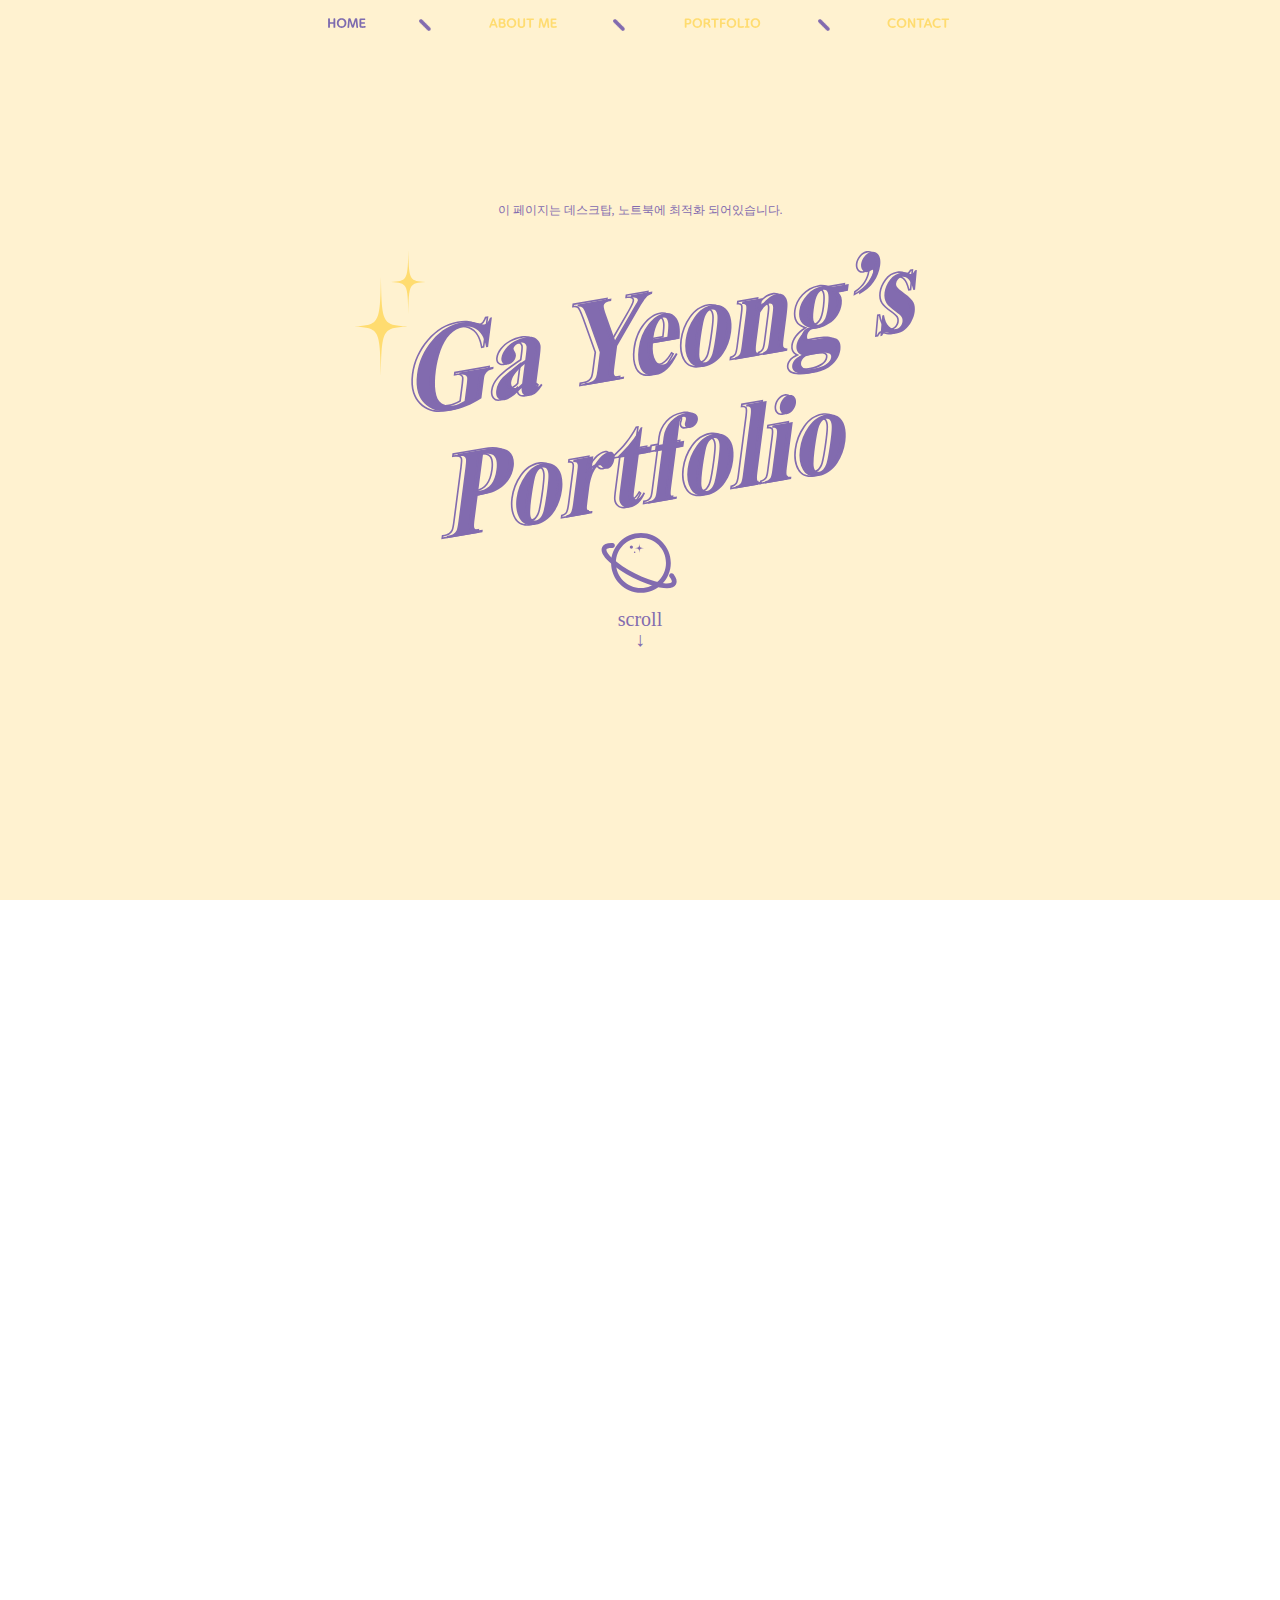
<file: index.html>
<!DOCTYPE html>
<html lang="KR">
<head>
    <meta charset="UTF-8">
    <meta http-equiv="X-UA-Compatible" content="IE=edge">
    <meta name="viewport" content="width=device-width, initial-scale=1.0">
    <meta name="author" content="김가영">
    <link rel="stylesheet" href="css/reset.css">
    <link href="https://hangeul.pstatic.net/hangeul_static/css/nanum-square-round.css" rel="stylesheet">
    <link rel="stylesheet" href="css/slick.css">
    <link rel="stylesheet" href="css/jquery.fullpage.css">
    <link rel="stylesheet" href="css/main.css">
    <script src="js/jquery-3.6.0.min.js"></script>
    <script src="js/slick.js"></script>
    <script src="js/jquery.fullpage.js"></script>
    <script src="js/main.js"></script>
    <title>김가영의 포트폴리오</title>
    <link rel="shortcut icon" href="img/logo1.svg" type="image/x-icon">
</head>
<body>
    <!-- about 상세페이지 -->
    <div class="ab1">
        <div class="ab1Inner">
            <button class="back"><div class="hidden">뒤로가기</div></button>
            <div class="parFir">
                <div class="pic"><img src="img/about_canada.png" alt="캐나다팸"></div>
                <div class="txt">
                    <p>어딜 가든 대인관계에는 걱정이 없을 정도로 낯가림이 없고 친화력이 좋습니다.<br>                    사람이 많은 모임에 혼자 들어가서도 잘 적응하고 분위기 메이커가 되는 일도 적지 않습니다.</p>
                    <p>회사생활을 하면서 동료들과의 원만한 관계를 유지하는 것은 가장 중요한 부분 중 하나입니다. 저의 성격은 입사 후 사내 분위기에 금새 적응하는 것은 물론, 직장 동료들과 원만한 관계를 맺는 것에 어려움이 없을 것입니다.</p>
                </div>
            </div>
            <div class="parSec">
                <div class="txt">
                    <p>저에게 영향을 받아 삶을 더 열심히 살게 되었다는 친구도 있었습니다. 제가 누군가에게 좋은 영향력을 미친다는 것이 얼마나 기쁘고 보람찬 것인지 그 때 느꼈어요.</p>
                    <p>친구에게 그랬듯, 제가 더 커져서 제가 가진 선한 영향력이 더 많은 사람들에게까지 널리 퍼질 수 있는 큰 사람이 되는 것이 꿈입니다.</p>
                </div>
                <div class="pic"><img src="img/about_work.png" alt="작업중"></div>
            </div>
        </div>
    </div>
    <div class="ab2">
        <div class="ab2Inner">
            <button class="back"><span class="hidden">뒤로가기</span></button>
            <div class="parFir">
                <p>웹 디자인에 발을 들인 후, 코딩이라는 더 큰 매력에 빠져 웹 퍼블리싱이라는 분야에 도착하게 되었습니다. 개인적으로 그리는 그림들을 아카이빙 하는 인스타그램 계정도 운영하고있답니다.</p>
            </div>
            <div class="draw">
                <span><a href="https://www.instagram.com/b0mv0m555/" target="_blank"><img src="img/ico_insta.png" alt="instagram">b0mv0m555</a></span>
                <div class="drawUp">
                    <div class="pic1"><img src="img/ab_art1.png" alt="1번"></div>
                    <div class="pic2"><img src="img/ab_art2.png" alt="2번"></div>
                    <div class="pic3"><img src="img/ab_art3.png" alt="3번"></div>
                </div>
                <div class="drawDo">
                    <div class="pic4"><img src="img/ab_art4.png" alt="4번"></div>
                    <div class="pic5"><img src="img/ab_art5.png" alt="5번"></div>
                    <div class="pic6"><img src="img/ab_art6.png" alt="6번"></div>
                </div>
            </div>
            <div class="parSec">
                <p>어렸을 때부터 컴퓨터와 친하게 지내서 그런지, 디자인보다도 웹퍼블리싱에 더 두각을 드러냈습니다. 퍼블리셔가 되기까지, 어쩔 수 없이 발생하는 전공자들과의 격차를 줄이기 위해 계속해서 코딩 공부, 연습을 통해 계속해서 더 발전하고 있습니다.</p>
                <p>저를 보게 되신다면 계속해서 성장하는 저를 보시면서 놀라실 겁니다.</p>
            </div>
        </div>
    </div>
    <div class="ab3">
        <div class="ab3Inner">
            <button class="back"><span class="hidden">뒤로가기</span></button>
            <div class="txt">
                <p>한 친구는 저에게 진주조개같은 사람이라고 해주었습니다.
                    <br>
                    진주는 단시간에 만들어지지 않고 긴 시간과 고통을 인내해야 하지만, 그 끝에 진주가 되었을 때 아름다운 보석이 되듯이,<br> 
                    살아오며 많은 힘든 일을 겪었고 아직은 덜 자라 아쉬운 점들도 있겠지만,<br>
                    앞으로 더 성숙한 제가 되기 위한 과정이 어둡고 넓은 바다에서 혼자 버텨내는 조개의 인생과 비슷하지 않냐고 말하면서요.<br><br>                     
                    제가 지금까지 그래왔듯, 웹 퍼블리셔로서 제가 제 몫을 다 하기 위해 항상 열정을 갖고 일할 것입니다. <br>
                    부족한 부분은 채워가고, 채워진 부분은 다듬어 가며 더 채워진 웹 퍼블리셔가 되겠습니다.</p>
            </div>
        </div>
    </div>
    <div id="fullpage">
        <div class="section home">
            <div class="homeInner">
                <h1><img src="img/portfio.svg" alt="김가영의 포트폴리오"></h1>
                <div class="scrDown">
                    <img src="img/logo1.svg" alt="로고입니다">
                    <span class="txt">scroll</span>
                    <span class="direction">↓</span>
                </div>
                <p class="fixtxt">이 페이지는 데스크탑, 노트북에 최적화 되어있습니다.</p>
            </div>
        </div>
        <div class="section about">
            <div class="aboutInner">
                <div class="leftSec">
                    <div class="profile">
                        <h3>사진이 들어갈 자리입니다</h3>
                        <p>어떤 사람도 대신 할 수 없는 당신은<br>
                            참 오묘한 한 개의 단독 우주임을<br>
                            결코 잊지 마십시오<br>
                            <br>
                            <span>- 김영천, 우주의 진리 중에서</span></p>
                    </div>
                    <div class="skills">
                        <h2><img src="img/skills.png" alt="보유스킬"></h2>
                        <div class="bar s1">
                            <p>HTML5</p>
                            <div class="outline">
                                <div class="level" style="width:95%"></div>
                            </div>
                        </div>
                        <div class="bar s2">
                            <p>CSS</p>
                            <div class="outline">
                                <div class="level" style="width:95%"></div>
                            </div>
                        </div>
                        <div class="bar s3">
                            <p>Javascript</p>
                            <div class="outline">
                                <div class="level" style="width:70%"></div>
                            </div>
                        </div>
                        <div class="bar s4">
                            <p>JQuery</p>
                            <div class="outline">
                                <div class="level" style="width:70%"></div>
                            </div>
                        </div>
                        <div class="bar s5">
                            <p>Photoshop</p>
                            <div class="outline">
                                <div class="level" style="width:90%"></div>
                            </div>
                        </div>
                        <div class="bar s6">
                            <p>Illustrator</p>
                            <div class="outline">
                                <div class="level" style="width:80%"></div>
                            </div>
                        </div>
                        <div class="bar s7">
                            <p>Figma</p>
                            <div class="outline">
                                <div class="level" style="width:80%"></div>
                            </div>
                        </div>
                        <div class="bar s8">
                            <p>Premiere Pro</p>
                            <div class="outline">
                                <div class="level" style="width:80%"></div>
                            </div>
                        </div>
                        <div class="bar s9">
                            <p>After Effect</p>
                            <div class="outline">
                                <div class="level" style="width:50%"></div>
                            </div>
                        </div>
                    </div>
                </div>
                <!-- leftSec끝 -->
                <div class="rightSec">
                    <div class="edu">
                        <h2><img src="img/education.png" alt="학력 및 대외활동"></h2>
                        <p>대우직업능력개발원 ‘반응형 웹디자인 전문가 양성과정1’ 수료</p>
                        <p>가천대학교 미디어커뮤니케이션 졸업</p>
                        <p>가천대학교 한국어문학과 졸업</p>
                    </div>
                    <div class="lice">
                        <h2><img src="img/license.png" alt="자격증"></h2>
                        <p>웹디자인 기능사</p>
                        <p>컴퓨터 그래픽스 운용기능사</p>
                        <p>GTQ 포토샵 1급</p>
                        <p>2종 보통 운전면허</p>
                    </div>
                    <div class="adv">
                        <h2><img src="img/advantages.png" alt="강점"></h2>
                        
                        <span class="bttn ad1"><a href="#"><img src="img/love.svg" alt="1">
                        <span>인간 골댕이 ENFP</span></a>
                        </span>
                        <span class="bttn ad2"><a href="#"><img src="img/enthusiasm.svg" alt="2">
                        <span>열쩡!열쩡!열쩡!</span></a></span>
                        <span class="bttn ad3"><a href="#"><img src="img/vision.svg" alt="3"><span>앞으로의 다짐</span></a></span>
                        
                    </div>
                </div>
            </div>
        </div>
        <div class="section portfolio">
            <ul class="btnSlide">
                <li class="on"><a href="javascript:;">Web</a></li>
                <li><a href="javascript:;">Mobile</a></li>
                <li><a href="javascript:;">Responsible</a></li>
                <li><a href="javascript:;">Design</a></li>
            </ul> 
            <h2 class="name webTit"><img src="img/web.png" alt="웹"></h2>
            <h2 class="name mobileTit"><img src="img/mobile.png" alt="모바일"></h2>
            <h2 class="name resTit"><img src="img/responsible.png" alt="반응형"></h2>
            <h2 class="name designTit"><img src="img/design.png" alt="디자인"></h2>
                <!-- 1페이지(웹) -->
                <div class="slick web">
                    <!-- 1-1 -->
                        <div class="wrap">
                            <div class="leftSec">
                                    <h3><img src="img/dlencLogo.png" alt="DL이앤씨로고"></h3>
                                    <a href="https://bomvomsss.github.io/daelim/" target="_blank">바로가기</a>
                                    <ul>
                                        <li>2단 메뉴, 전체메뉴 구현</li>
                                        <li>메인 슬라이드 구현</li>
                                        <li>동영상 팝업 구현</li>
                                    </ul>
                            </div><!-- leftsec -->
                            <div class="rightSec">
                                <img src="img/mockUp_DL.png" alt="DL이앤씨 목업">
                            </div><!-- rightsec -->
                        </div>
                    <!-- 1-1 -->
                    <!-- 1-2 -->
                        <div class="wrap">
                            <div class="leftSec">
                                    <h3><img src="img/monamiLogo.svg" alt="모나미로고"></h3>
                                    <a href="https://bomvomsss.github.io/monami/" target="_blank">바로가기</a>
                                    <ul>
                                        <li>2단 메뉴, 전체메뉴 구현</li>
                                        <li>팝업 구현</li>
                                        <li>동영상, 제품 탭 슬라이드 구현</li>
                                    </ul>
                            </div><!-- leftsec -->
                            <div class="rightSec">
                                <img src="img/mockUp_monami.png" alt="모나미 목업">
                            </div><!-- rightsec -->
                        </div>
                    <!-- 1-2 -->
                    <!-- 1-3 -->
                        <div class="wrap">
                            <div class="leftSec">
                                    <h3><img src="img/samyangLogo.png" alt="삼양식품로고"></h3>
                                    <a href="https://bomvomsss.github.io/samyang/" target="_blank">바로가기</a>
                                    <ul>
                                        <li>2단 메뉴, 전체메뉴 구현</li>
                                        <li>제품 탭 슬라이드 구현</li>
                                        <li>iframe 삽입</li>
                                        <li>비주얼 슬라이드 구현</li>
                                    </ul>
                            </div><!-- leftsec -->
                            <div class="rightSec">
                                <img src="img/mockUp_samyang.png" alt="삼양 목업">
                            </div><!-- rightsec -->
                        </div>
                    <!-- 1-3 -->
                    <!-- 1-4 -->
                    <div class="wrap">
                        <div class="leftSec">
                                <h3><img src="img/phomeinLogo.png" alt="포메인로고"></h3>
                                <a href="http://bomvomsss.dothome.co.kr/phomein/index.html" target="_blank">바로가기</a>
                                <ul>
                                    <li>2단 메뉴, 전체메뉴 구현</li>
                                    <li>풀페이지 구현</li>
                                    <li>메인슬라이드 자바스크립트 구현</li>
                                </ul>
                        </div><!-- leftsec -->
                        <div class="rightSec">
                            <img src="img/mockUp_phomein.png" alt="포메인 목업">
                        </div><!-- rightsec -->
                    </div>
                </div><!-- 1-4 -->
                <!-- 1페이지끝 -->
                <!-- 2페이지(모바일)-->
                <div class="slick mobile">
                    <!-- 1-1 -->
                        <div class="wrap">
                            <div class="leftSec">
                                    <h3><img src="img/lghelloLogo.png" alt="엘지헬로비전"></h3>
                                    <a href="https://bomvomsss.github.io/lg(mobile)/" target="_blank" onClick="window.open(this.href, '', 'width=500, height=900'); return false;">바로가기</a>
                                    <ul>
                                        <li>메인비주얼 슬라이드 구현</li>
                                        <li>제품 슬라이드 구현</li>
                                        <li>모바일 사이드메뉴 구현</li>
                                        <li>3단메뉴 구현</li>
                                    </ul>
                            </div><!-- leftsec -->
                            <div class="rightSec">
                                <img src="img/mockUp_lg.png" alt="엘지목업">
                            </div><!-- rightsec -->
                        </div>
                    <!-- 1-1 -->
                    <!-- 1-2 -->
                        <div class="wrap">
                            <div class="leftSec">
                                    <h3><img src="img/subwayLogo.png" alt="서브웨이"></h3>
                                    <a href="https://bomvomsss.github.io/subway(mobile)/" target="_blank" onClick="window.open(this.href, '', 'width=500, height=900'); return false;">바로가기</a>
                                    <ul>
                                        <li>비주얼 슬라이드 구현</li>
                                        <li>모바일 사이드메뉴 구현</li>
                                        <li>2단메뉴 구현</li>
                                    </ul>
                            </div><!-- leftsec -->
                            <div class="rightSec">
                                <img src="img/mockUp_subway.png" alt="서브웨이 목업">
                            </div><!-- rightsec -->
                        </div>
                    <!-- 1-2 -->
                    <!-- 1-3 -->
                        
                    <!-- 1-3 -->
                </div>
                <!-- 3페이지(반응형) -->
                <div class="slick responsible">
                    <!-- 1-1 -->
                    <div class="wrap">
                        <div class="leftSec">
                                <h3><img src="img/hyndaiLogo.png" alt="현대글로비스"></h3>
                                <a href="https://bomvomsss.github.io/hyundai/" target="_blank">바로가기</a>
                                <ul>
                                    <li>메인비주얼 동영상 구현</li>
                                    <li>공지사항 슬라이드 구현</li>
                                    <li>스크롤 자바스크립트 구현</li>
                                </ul>
                        </div><!-- leftsec -->
                        <div class="rightSec">
                            <img src="img/mockup_hyundai.png" alt="현대글로비스">
                        </div><!-- rightsec -->
                    </div>
                    <!-- 1-1 -->
                    <!-- 1-2 -->
                    <div class="wrap">
                        <div class="leftSec">
                                <h3><img src="img/dongbuLogo.png" alt="동부건설"></h3>
                                <a href="https://bomvomsss.github.io/dongbu/" target="_blank">바로가기</a>
                                <ul>
                                    <li>메인비주얼 슬라이드 구현</li>
                                    <li>마우스오버 이벤트 구현</li>
                                    <li>모달팝업 구현</li>
                                </ul>
                        </div><!-- leftsec -->
                        <div class="rightSec">
                            <img src="img/mockup_dongbu.png" alt="동부건설">
                        </div><!-- rightsec -->
                    </div>
                    <!-- 1-2 -->
                    <!-- 1-3 -->
                        
                    <!-- 1-3 -->
                </div>
                <!-- 3페이지끝 -->
                <!-- 4페이지(디자인) -->
                <div class="slick design">
                    <!-- 1-1 -->
                    <div class="designDiv page1">
                        <h3>배너디자인</h3>
                        <div class="oren">
                            <div class="ban1">
                                <span class="hidden">배너1</span>
                            </div>
                            <div class="ban2">
                                <span class="hidden">배너2</span>
                            </div>
                            <div class="ban3">
                                <span class="hidden">배너3</span>
                            </div>
                        </div>
                    </div><!-- 1-1 -->
                    <!-- 1-2 -->
                    <div class="designDiv page2">
                        <h3>랜딩페이지 디자인</h3>
                        <div class="orren">
                            <a href="img/my_landing.jpg" target="_blank"><span class="hidden">랜딩</span></a>
                        </div>
                    </div><!-- 1-2 -->
                    <!-- 1-3 -->
                    <div class="designDiv page3">
                        <h3>웹, 앱 디자인 시안</h3>
                        <div class="orrren">
                            <div class="sian1">
                                <p>오늘의집
                                    <br>스토어버전
                                </p>
                                <a href="img/todayhouse.jpg" target="_blank">
                                    <span class="hidden">오늘의집</span>
                                </a>
                            </div>
                            <div class="sian2">
                                <p>오설록 리디자인</p>
                                <div class="osulloc">
                                    <a href="img/pc_osulloc.jpg" target="_blank" class="mO"><span class="hidden">오설록PC</span></a>
                                    <a href="img/mobile_osulloc.jpg" target="_blank" class="pO"><span class="hidden">오설록모바일</span></a>
                                </div>
                            </div>
                        </div>
                    </div><!-- 1-3 -->
                </div>
                <!-- 4페이지끝 -->
        
        </div><!--포트폴리오끝-->

        <div class="section contact">
            <div class="contactInner">
                <h2><img src="img/contact.png" alt="컨택트"></h2>
                <div class="left">
                    <ul class="add">
                        <li><img src="img/ico_phone.png" alt="휴대전화"><span>010-9981-4370</span></li>
                        <li><img src="img/ico_email.png" alt="휴대전화"><span>doit772@naver.com</span></li>
                    </ul>
                    <h3>계속 성장하는 웹퍼블리셔가 되겠습니다.</h3>
                    <p>모든 작품들은 개인 포트폴리오 용으로 제작되었으며, 해당 기업과 연관이 없습니다.</p>
                </div>
                <div class="right">
                    <div class="me"><img src="img/20201224_175629104_iOS.jpg" alt="사진이었던것"></div>
                    <ul class="color">
                        <li><span class="cir"></span>#826BAF</li>
                        <li><span class="cir"></span>#FFDC70</li>
                        <li><span class="cir"></span>#333333</li>
                    </ul>
                </div>
            </div>
            <div id="goTop"><a href="#"><img src="img/toTop.svg" alt="맨위로"></a></div>
        </div>
    </div>
</body>

</html>
</file>
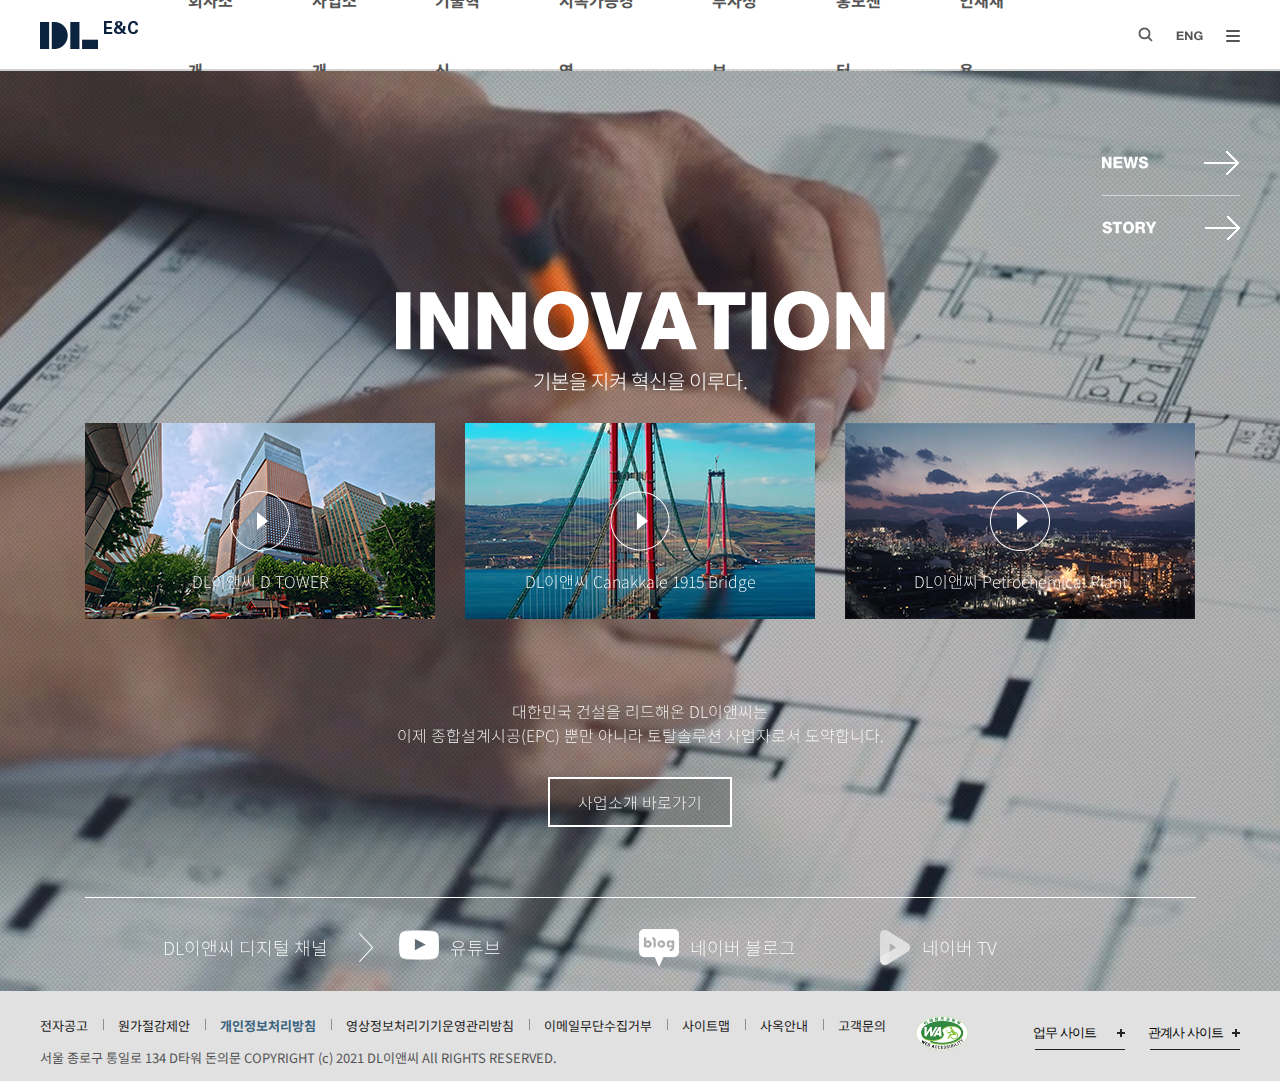
<file: daelim/index.html>
<!DOCTYPE html>
<html lang="KR">
<head>
    <meta charset="UTF-8">
    <meta http-equiv="X-UA-Compatible" content="IE=edge">
    <meta name="viewport" content="width=device-width, initial-scale=1.0">
    <link rel="shortcut icon" href="images/favicon_daelim.png">
    <title>DL이앤씨</title>
    <link rel="stylesheet" href="css/reset.css">
    <link rel="stylesheet" href="css/slick.css"/>
    <link rel="preconnect" href="https://fonts.googleapis.com">
    <link rel="preconnect" href="https://fonts.gstatic.com" crossorigin>
    <link href="https://fonts.googleapis.com/css2?family=Noto+Sans+KR:wght@100;300;400;500;700;900&family=Roboto:ital,wght@0,100;0,300;0,400;0,500;0,700;0,900;1,100;1,300;1,400;1,500;1,700;1,900&display=swap" rel="stylesheet">
    <link rel="stylesheet" href="css/main.css">
    <script src="js/jquery-3.6.0.min.js"></script>
    <script src="js/slick.js"></script>
    <script src="js/main.js"></script>

</head>
<body>
    
    <div class="modal_wrap">
        <div class="cover"></div>
        <div class="modal_content">
            <div class="tit">
                <h2></h2>
                <p></p>
                <iframe width="1280" height="719" src="" title="발상을 바꿔 사람을 생각한 공간, 광화문 D TOWER" frameborder="0" allow="accelerometer; autoplay; clipboard-write; encrypted-media; gyroscope; picture-in-picture" allowfullscreen></iframe>
            </div>
            <ul class="btn_list">
                <li><a href="#"><button class="prev"><span class="hidden">이전</span></button></a></li>
                <li><a href="#"><button class="next"><span class="hidden">이후</span></button></a></li>
                <li><a href="#"><button class="close"><span class="hidden">닫기</span></button></a></li>
            </ul>
        </div>
    </div>
    <!-- 전체메뉴 -->
    <div class="allmenu_wrap">
        <div class="allmenu">
            <ul class="alldepth1">
                <li>
                    <a href="#">회사소개</a>
                    <ul class="alldepth2">
                        <li><a href="#">기업정보</a></li>
                        <li><a href="#">CEO 인사말</a></li>
                        <li><a href="#">기업연혁</a></li>
                        <li><a href="#">그룹사현황</a></li>
                        <li>
                            <a href="#">CONTACT</a>
                            <ul class="alldepth3">
                                <li><a href="#">사옥안내</a></li>
                                <li><a href="#">해외법인/지사</a></li>
                                <li><a href="#">주요시설</a></li>
                            </ul>
                        </li>
                    </ul>
                </li>
                <li>
                    <a href="#">사업소개</a>
                    <ul class="alldepth2">
                        <li><a href="#">사업개요</a></li>
                        <li><a href="#">건축</a></li>
                        <li><a href="#">주택</a></li>
                        <li><a href="#">토목</a></li>
                        <li><a href="#">플랜트</a></li>
                    </ul>
                </li>
                <li>
                    <a href="#">기술혁신</a>
                    <ul class="alldepth2">
                        <li>
                            <a href="#">기술개발원소개</a>
                            <ul class="alldepth3">
                                <li><a href="#">비전/전략</a></li>
                                <li><a href="#">연혁</a></li>
                                <li><a href="#">주요시설</a></li>
                                <li><a href="#">찾아오시는길</a></li>
                            </ul>
                        </li>
                        <li>
                            <a href="#">주요연구분야</a>
                            <ul class="alldepth3">
                                <li><a href="#">건축기술지원팀</a></li>
                                <li><a href="#">스마트에코팀</a></li>
                                <li><a href="#">토목기술지원팀</a></li>
                                <li><a href="#">특수교량팀</a></li>
                            </ul>
                        </li>
                        <li><a href="#">지식재산권</a></li>
                        <li><a href="#">DL기술정보</a></li>
                    </ul>
                </li>
                <li>
                    <a href="#">지속가능경영</a>
                    <ul class="alldepth2">
                        <li>
                            <a href="#">정도경영</a>
                            <ul class="alldepth3">
                                <li><a href="#">정도경영 소개</a></li>
                                <li><a href="#">공개경영</a></li>
                                <li><a href="#">윤리경영(CP)</a></li>
                                <li><a href="#">사회적책임(CSR)</a></li>
                                <li><a href="#">사이버신문고</a></li>
                            </ul>
                        </li>
                        <li>
                            <a href="#">상생경영</a>
                            <ul class="alldepth3">
                                <li><a href="#">상생경영 소개</a></li>
                                <li><a href="#">상생경영 활동</a></li>
                            </ul>
                        </li>
                        <li>
                            <a href="#">품질경영</a>
                            <ul class="alldepth3">
                                <li><a href="#">품질방침</a></li>
                                <li><a href="#">인증서</a></li>
                                <li><a href="#">품질활동</a></li>
                            </ul>
                        </li>
                        <li>
                            <a href="#">안전보건경영</a>
                            <ul class="alldepth3">
                                <li><a href="#">안전보건방침</a></li>
                                <li><a href="#">인증서</a></li>
                                <li><a href="#">안전보건활동</a></li>
                                <li><a href="#">산업재해발생률</a></li>
                            </ul>
                        </li>
                        <li>
                            <a href="#">환경경영</a>
                            <ul class="alldepth3">
                                <li><a href="#">환경·에너지 방침</a></li>
                                <li><a href="#">인증서</a></li>
                                <li><a href="#">환경활동</a></li>
                                <li><a href="#">수상실적</a></li>
                            </ul>
                        </li>
                        <li>
                            <a href="#">사회공헌</a>
                            <ul class="alldepth3">
                                <li><a href="#">사회공헌 소개</a></li>
                                <li><a href="#">성과 및 소식</a></li>
                            </ul>
                        </li>
                        <li><a href="#">지속가능경영보고서</a></li>
                    </ul>
                </li>
                <li>
                    <a href="#">투자정보</a>
                    <ul class="alldepth2">
                        <li>
                            <a href="#">IR자료실</a>
                            <ul class="alldepth3">
                                <li><a href="#">실적자료</a></li>
                                <li><a href="#">공시</a></li>
                                <li><a href="#">사업보고서</a></li>
                                <li><a href="#">ANNUAL REPORT</a></li>
                                <li><a href="#">ESG 채권</a></li>
                            </ul>
                        </li>
                        <li>
                            <a href="#">재무정보</a>
                            <ul class="alldepth3">
                                <li><a href="#">재무 하이라이트</a></li>
                                <li><a href="#">재무제표</a></li>
                                <li><a href="#">재무분석</a></li>
                            </ul>
                        </li>
                        <li>
                            <a href="#">기업지배구조</a>
                            <ul class="alldepth3">
                                <li><a href="#">지배구조정보</a></li>
                                <li><a href="#">이사회</a></li>
                                <li><a href="#">이사회 내 위원회</a></li>
                                <li><a href="#">주주총회</a></li>
                            </ul>
                        </li>
                        <li><a href="#">ESG</a></li>
                    </ul>
                </li>
                <li>
                    <a href="#">홍보센터</a>
                    <ul class="alldepth2">
                        <li><a href="#">DL소식</a></li>
                        <li>
                            <a href="#">미디어센터</a>
                            <ul class="alldepth3">
                                <li><a href="#">홍보영상</a></li>
                                <li><a href="#">광고CF</a></li>
                            </ul>
                        </li>
                        <li><a href="#">다운로드센터</a></li>
                        <li><a href="#">CI/BI 소개</a></li>
                    </ul>
                </li>
                <li>
                    <a href="#">인재채용</a>
                    <ul class="alldepth2">
                        <li><a href="#">인재상</a></li>
                        <li><a href="#">인사제도</a></li>
                        <li><a href="#">직무소개</a></li>
                        <li>
                             <a href="#">채용정보</a>
                            <ul class="alldepth3">
                                <li><a href="#">채용공고</a></li>
                                <li><a href="#">채용절차</a></li>
                                <li><a href="#">채용FAQ</a></li>
                            </ul>
                        </li>
                    </ul>
                </li>
            </ul>
            <button class="btn_allx"><span class="hidden">닫기</span></button>
            <div class="slickwrap">
                <div class="sitemapslider">
                    <div class="slickitem">
                        <img src="images/pic_sitemap_slide_pic01.jpg" alt="#">
                    </div>
                    <div class="slickitem">
                        <img src="images/pic_sitemap_slide_pic02.jpg" alt="#">
                    </div>
                    <div class="slickitem">
                        <img src="images/pic_sitemap_slide_pic03.jpg" alt="#">
                    </div>
                </div>
            <button class="pause">정지</button>
            <button class="play">재생</button>
            </div>
        </div>
        
    </div>
    <!-- 헤더영역 -->
    <header>
        <div class="header_inner">
            <h1>
                <a href="index.html"><img src="images/pic_mtopLogo.png" alt="대림산업"></a>
            </h1>
           <ul class="gnb">
                <li><a href="#">회사소개</a>
                    <ul class="depth2">
                        <li><a href="#">기업정보</a></li>
                        <li><a href="#">CEO 인사말</a></li>
                        <li><a href="#">기업연혁</a></li>
                        <li><a href="#">그룹사현황</a></li>
                        <li><a href="#">CONTACT</a></li>
                    </ul>
                    
                </li>
                <li><a href="#">사업소개</a>
                    <ul class="depth2">
                        <li><a href="#">사업개요</a></li>
                        <li><a href="#">건축</a></li>
                        <li><a href="#">주택</a></li>
                        <li><a href="#">토목</a></li>
                        <li><a href="#">플랜트</a></li>
                    </ul>
                </li>
                <li><a href="#">기술혁신</a>
                    <ul class="depth2">
                        <li><a href="#">기술개발원소개</a></li>
                        <li><a href="#">주요연구분야</a></li>
                        <li><a href="#">지식재산권</a></li>
                        <li><a href="#">DL기술정보</a></li>
                    </ul>
                </li>
                <li><a href="#">지속가능경영</a>
                    <ul class="depth2">
                        <li><a href="#">정도경영</a></li>
                        <li><a href="#">상생경영</a></li>
                        <li><a href="#">품질경영</a></li>
                        <li><a href="#">안전보건경영</a></li>
                        <li><a href="#">환경경영</a></li>
                        <li><a href="#">사회공헌</a></li>
                        <li><a href="#">지속가능경영보고서</a></li>
                    </ul>
                </li>
                <li><a href="#">투자정보</a>
                    <ul class="depth2">
                        <li><a href="#">IR자료실</a></li>
                        <li><a href="#">재무정보</a></li>
                        <li><a href="#">기업지배구조</a></li>
                        <li><a href="#">ESG</a></li>
                    </ul>
                </li>
                <li><a href="#">홍보센터</a>
                    <ul class="depth2">
                        <li><a href="#">DL소식</a></li>
                        <li><a href="#">미디어센터</a></li>
                        <li><a href="#">다운로드센터</a></li>
                        <li><a href="#">CI/BI 소개</a></li>
                    </ul>
                </li>
                <li><a href="#">인재채용</a>
                    <ul class="depth2">
                        <li><a href="#">인재상</a></li>
                        <li><a href="#">인사제도</a></li>
                        <li><a href="#">직무소개</a></li>
                        <li><a href="#">채용정보</a></li>
                    </ul>
                </li>
           </ul>
           <div class="gnb_bg"></div>
           <ul class="util">
            <li class="first"><a href="#" class="btn_sh"><img src="images/ico_mTopetc01.png" alt="search"></a>
                <form action="" class="search_form">
                    <fieldset>
                        <legend>검색</legend>
                        <input type="text" placeholder="검색어를 입력해주세요">
                        <button class="btn_search"><span class="hidden">검색</span></button>
                    </fieldset>
                   </form></li>
            <li><a href="#"><img src="images/ico_mTopetc02.png" alt="language"></a></li>
            <li><a href="#"><img src="images/ico_mTopetc04.png" alt="menu"></a></li>
           </ul>
        </div>
    </header>

    <!-- 메인영역 -->
    <main id="mainSlide">

<!-- -----------------1페이지----------------------- -->
    <div id="mainSlider1">
        <div class="visual">
            <div class="visual1"></div>
            <div class="visual2"></div>
            <div class="visual3"></div>
        </div>
        <div class="main_inner">
            <ul class="sliderBtn">
                <li><a href="javascript:;" class="slideToNews" tabindex="1"><img src="images/mainSlideBtn/pic_mainetc01_2.png" alt="news"></a></li>
                <li><a href="javascript:;" class="slideToStory" tabindex="2"><img src="images/mainSlideBtn/pic_mainetc01_3.png" alt="story"></a></li>
            </ul>
            <h2><img src="images/mainSlideBtn/pic_maintxt01_2.png" alt="innovation"></h2>
            <p class="txt1">기본을 지켜 혁신을 이루다.</p>
            <ul class="youtube">
                <li>
                    <a href="#">
                        <div class="mask">
                            <img src="images/main_vod_pic01_20190425.jpg" alt="video1">
                            <p class="txt2">DL이앤씨 D TOWER</p>
                        </div>
                    </a>
                </li>
                <li>
                    <a href="#">
                        <div class="mask">
                            <img src="images/main_vod_pic04.jpg" alt="video2">
                            <p class="txt2">DL이앤씨 Canakkale 1915 Bridge</p>
                        </div>
                    </a>
                </li>
                <li>
                    <a href="#">
                        <div class="mask">
                            <img src="images/main_vod_pic03.jpg" alt="video3">
                            <p class="txt2">DL이앤씨 Petrochemical Plant</p>
                        </div>
                    </a>
                </li>
            </ul>
            <p class="txt3">대한민국 건설을 리드해온 DL이앤씨는<br>이제 종합설계시공(EPC) 뿐만 아니라 토탈솔루션 사업자로서 도약합니다.</p>
            <a href="#" class="btn_link">사업소개 바로가기</a>
            <div class="channel">
                <ul class="ch_txt">
                    <li>DL이앤씨 디지털 채널</li>
                    <li><img src="images/dc_arrow.png" alt="화살표"></li>
                </ul>
                <ul class="ch_inner">
                    <li><a href="#">
                        <img src="images/dc_youtube.png" alt="youtube">
                        <span>유튜브</span>
                    </a></li>
                    <li><a href="#">
                        <img src="images/dc_blog.png" alt="blog">
                        <span>네이버 블로그</span>
                    </a></li>
                    <li><a href="#">
                        <img src="images/dc_tv.png" alt="naver tv">
                        <span>네이버 TV</span>
                    </a></li>
                </ul>
            </div>
        </div>
    </div>

<!-- --------------------2페이지--------------------- -->
    <div id="mainSlider2">
        <div class="main_inner">
            <div class="box1">
                <h2><img src="images/mainSlideBtn/pic_maintxt02.png" alt="NEWS"></h2>
                <p>지금, DL이앤씨는</p>
            </div>
            <div class="box2">
                <ul class="secNews">
                    <li><a href="#">
                        <span class="newTit">
                            <h3>DL이앤씨 신림선 도시철도 개통</h3>
                            <span>2022.05.31</span>
                        </span>
                        <p class="firstP">DL이앤씨 신림선 도시철도 개통 차량 기지에 정차해 있는 신림선 도시철도 전동차 모습.</p>
                        <p>DL이앤씨가 디펠로퍼 행보에 박차를 가하고 있다...</p>
                    </a></li>
                    <li><a href="#">
                        <span class="newTit">
                            <h3>DL이앤씨, 팔란티어와 손잡고 경영 전반에 디지털 혁신 드라이브</h3>
                            <span>2022.05.24</span>
                        </span>
                        <p>DL이앤씨, 팔란티어와 손잡고 경영 전반에 디지털 혁신 드라이브</p>
                        <p>DL이앤씨 변우철 데이터혁신 담당임원이 팔란티어 박진철 한국 지사장과 서울의 어떠한</p>
                    </a></li>
                    <li><a href="#">
                        <span class="newTit">
                            <h3>DL이앤씨, 가정의 달 맞아 '맞춤형 가족 행사' 펼쳐</h3>
                        <span>2022.05.16</span>
                        </span>
                        <p>DL이앤씨, 가정의 달 맞아 '맞춤형 가족행사' 펼쳐</p>
                        <p>DL이앤씨의 한 직원 가족이 서울 성동구 서울숲에서 '아트피크닉'을 즐기고 있다. 다음</p>
                    </a></li>
                </ul>
                <span class="plus"><a href="#">더보기</a></span>
            </div>
            <div class="box3">
                <ul class="sliderBtn">
                    <li><a href="javascript:;" class="slideToIn"><img src="images/mainSlideBtn/pic_mainetc02_2.png" alt="news"></a></li>
                    <li><a href="javascript:;" class="slideToStory"><img src="images/mainSlideBtn/pic_mainetc02_3.png" alt="story"></a></li>
                </ul>
            </div>
        </div>
    </div>
<!-- ------------3페이지-------------- -->
    <div id="mainSlider3">
        <div class="main_inner">
            <div class="left">
                <h2><img src="images/mainSlideBtn/pic_maintxt03.png" alt="STORY"></h2>
                <p>DL이앤씨를 말하다</p>
                <ul class="sliderBtn">
                    <li><a href="javascript:;" class="slideToIn"><img src="images/mainSlideBtn/btn_innovation.png" alt="news"></a></li>
                    <li><a href="javascript:;" class="slideToNews"><img src="images/mainSlideBtn/btn_news.png" alt="story"></a></li>
                </ul>
            </div>
            <div class="right">
                <ul class="one">
                    <li><a href="#">
                        <h3>80년,<br>
                            가장 오래된<br>
                            혁신의 역사</h3>
                        <p>원리원칙을 지키고 고객에게 <br>
                            정성을 다해온 80년의 기본</p>
                        <div><span class="hidden">자세히보기</span></div>
                    </a></li>
                    <li><a href="#">
                        <h3>디벨로퍼의<br>
                            바른 기준</h3>
                        <p>우리나라 최초 기업형<br>
                            주택임대사업 '뉴스테이'</p>
                        <div><span class="hidden">자세히보기</span></div>
                    </a></li>
                </ul></a>
                <ul class="two">
                    <li><a href="#">
                        <h3>DL이앤씨의<br>
                            기술로 역사를 쓰다</h3>
                        <p>대한민국 건설의<br>
                            역사와 함께 성장하다.</p>
                        <div><span class="hidden">자세히보기</span></div>
                    </a></li>
                    <li><a href="#">
                        <h3>아파트는<br>
                            삶이다</h3>
                        <p>우리는 사람들의<br>
                            Life Style을 고민합니다.</p>
                        <div><span class="hidden">자세히보기</span></div>
                    </a></li>
                </ul>
                <ul class="three">
                    <li><a href="#">
                        <h3>개척자가<br>
                            새로운<br>
                            길을 연다</h3>
                        <p>1996년 1월 28일,<br>
                            DL이앤씨가 베트남 진출에<br>
                            첫 발을</p>
                        <div><span class="hidden">자세히보기</span></div>
                    </a></li>
                    <li><a href="#">
                        <h3>모두를 위한<br>
                            미술관</h3>
                        <p>예술을 꼭 눈으로만<br>
                            봐야할까요?</p>
                        <div><span class="hidden">자세히보기</span></div>
                    </a></li>
                </ul>
            </div>
        </div>
    </div>
    </main>

    <!-- 푸터 -->
    <footer>
        <div class="footer_inner">
            <div class="left">
                <ul class="footer_menu">
                    <li class="first"><a href="#">전자공고</a></li>
                    <li><a href="#">원가절감제안</a></li>
                    <li class="li3"><a href="#">개인정보처리방침</a></li>
                    <li><a href="#">영상정보처리기기운영관리방침</a></li>
                    <li><a href="#">이메일무단수집거부</a></li>
                    <li><a href="#">사이트맵</a></li>
                    <li><a href="#">사옥안내</a></li>
                    <li><a href="#">고객문의</a></li>
                    <li class="mark"><a href="#"><img src="images/wa_mark.png" alt="웹접근성마크"></a></li>
                </ul>
                <address>서울 종로구 통일로 134 D타워 돈의문 COPYRIGHT (c) 2021 DL이앤씨 All RIGHTS RESERVED.</address>
            </div>
            <div class="right">
                <div class="work">
                    <button class="btn_work">업무 사이트</button>
                    <div class="worklist">
                        <h2>업무관련 사이트 <button class="work_close">닫기</button></h2>
                        <ul class="li_inner">
                            <li><a href="#">DL OB</a></li>
                            <li><a href="#">퇴직자제증명</a></li>
                            <li><a href="#">DL 협력업체 포탈 시스템</a></li>
                            <li><a href="#">전자근로계약</a></li>
                            <li><a href="#">전자세금계산서</a></li>
                        </ul>
                    </div>
                </div>
                <div class="company">
                    <button class="btn_com">관계사 사이트</button>
                    <div class="companylist">
                        <h2>관계사사이트링크 <button class="com_close">닫기</button></h2>
                        <ul class="li_inner2">
                            <li><a href="#">e편한세상</a></li>
                            <li><a href="#">㈜대림</a></li>
                            <li><a href="#">아크로</a></li>
                            <li><a href="#">대림수암장학문화재단</a></li>
                            <li><a href="#">DL㈜</a></li>
                            <li><a href="#">글래드 호텔앤리조트</a></li>
                            <li><a href="#">DL케미칼㈜</a></li>
                            <li><a href="#">DL건설㈜</a></li>
                            <li><a href="#">DL모터스㈜</a></li>
                            <li><a href="#">대림학원</a></li>
                            <li><a href="#">폴리미래</a></li>
                            <li><a href="#">대림문화재단</a></li>
                            <li><a href="#">YNCC</a></li>
                        </ul>
                    </div>
                </div>
            </div>
        </div>
    </footer>
</body>
</html>
</file>
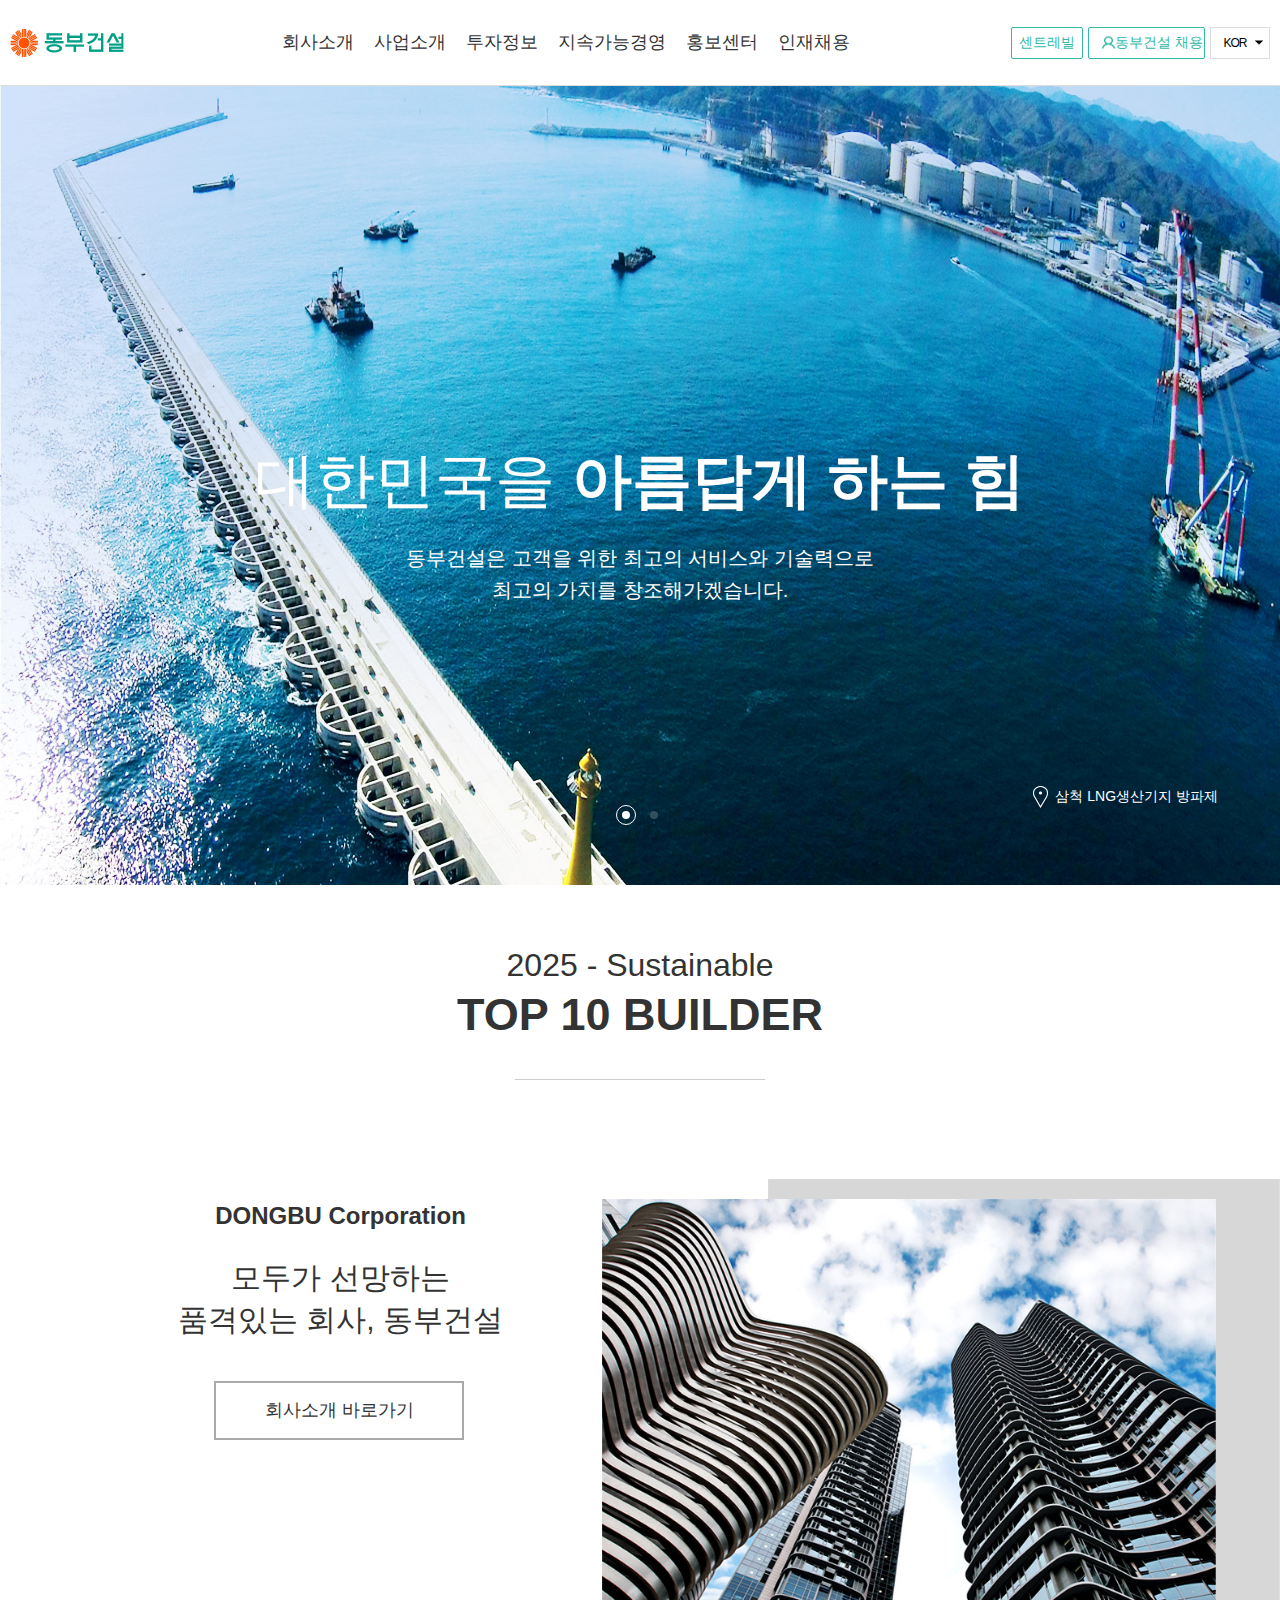
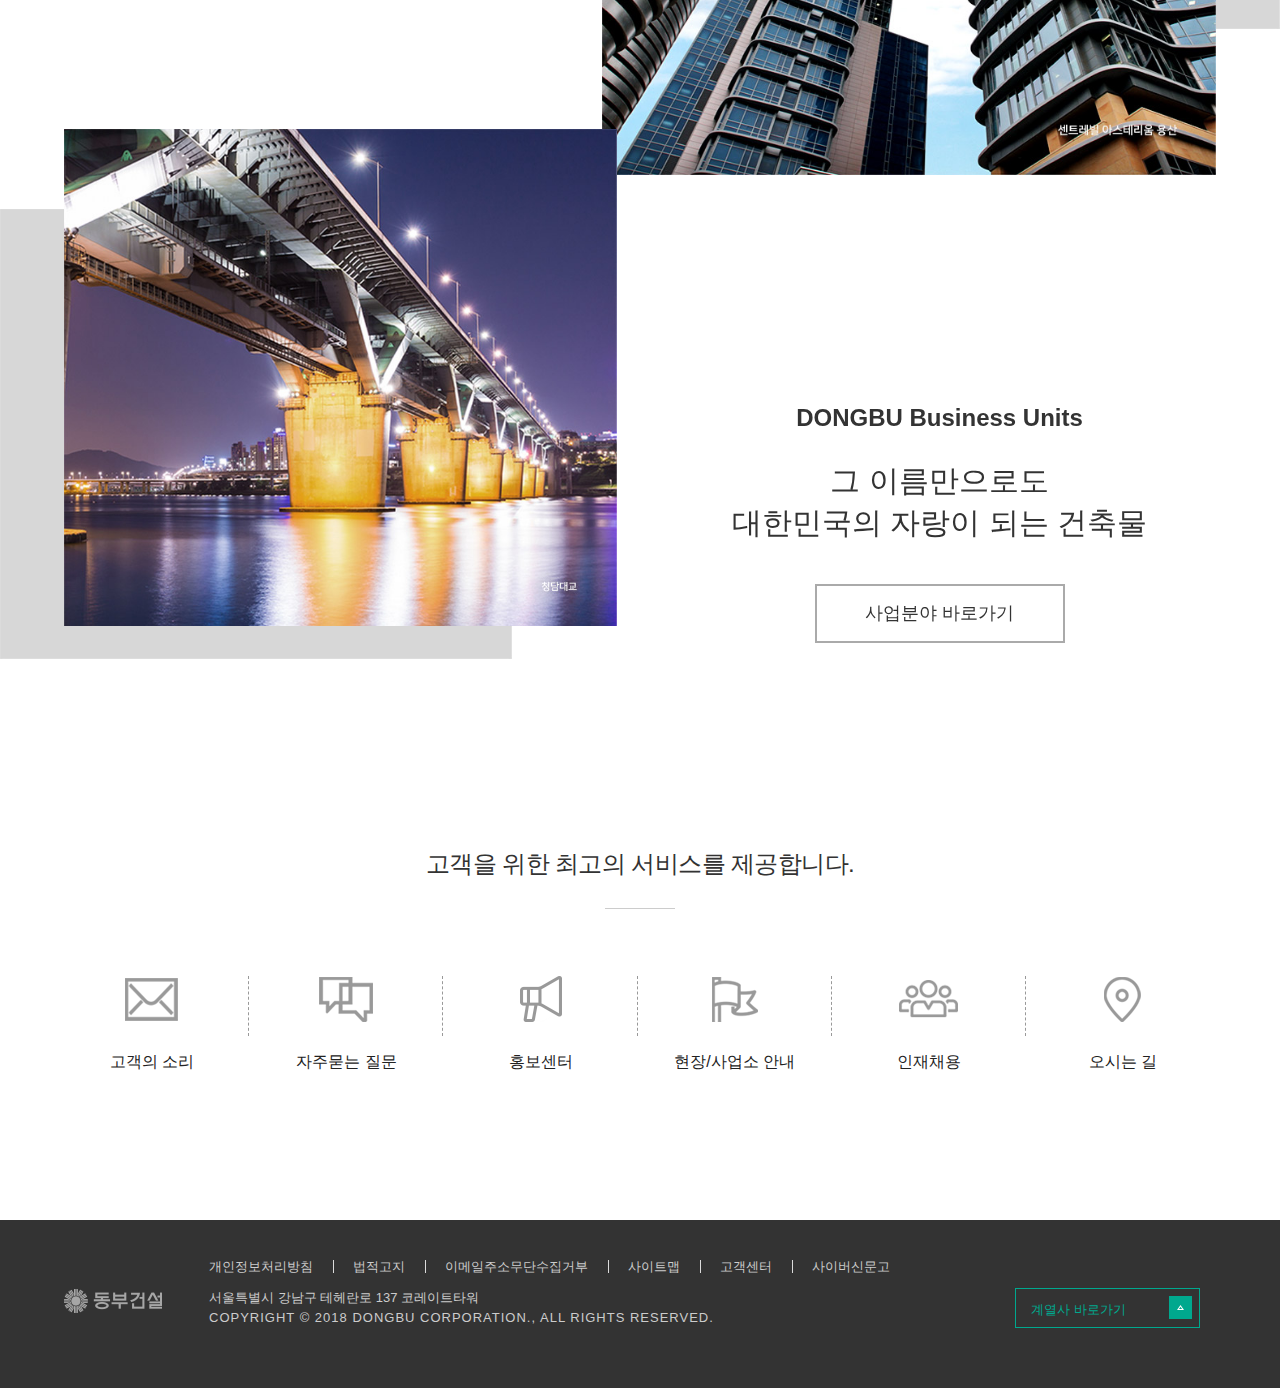
<file: dongbu/index.html>
<!DOCTYPE html>
<html lang="ko">
<head>
    <meta charset="UTF-8">
    <meta http-equiv="X-UA-Compatible" content="IE=edge">
    <meta name="viewport" content="width=device-width, initial-scale=1.0">
    <link rel="stylesheet" href="css/reset.css">
    <script src="js/jquery-3.6.0.min.js"></script>
    <link href="https://hangeul.pstatic.net/hangeul_static/css/nanum-square.css" rel="stylesheet">
    <link rel="stylesheet" href="https://cdn.jsdelivr.net/npm/swiper@8/swiper-bundle.min.css"/>
    <script src="https://cdn.jsdelivr.net/npm/swiper@8/swiper-bundle.min.js"></script>
    <link rel="shortcut icon" href="img/favicon.ico" type="image/x-icon">
    <link rel="stylesheet" href="css/main.css">
    <script src="js/main.js"></script>
    <title>동부건설</title>
</head>
<body>
    <header>
        <div class="hdwrap">
            <h1><a href="index.html"><span class="hide">동부건설</span></a></h1>
            <!--nav-->
            <nav>
                <ul class="gnb">      
                    <li class="dep1">
                        <a href="javascript:;">회사소개</a>
                        <div class="dep2">
                            <a href="javascript:;">CEO인사말</a> 		
                            <a href="javascript:;">비전</a>		
                            <a href="javascript:;">연혁</a>		
                            <a href="javascript:;">조직구성</a>		
                            <a href="javascript:;">연구개발</a>			
                            <a href="javascript:;">오시는 길</a>	
                        </div>
                    </li>
                    <li class="dep1">
                        <a href="javascript:;">사업소개</a>
                        <div class="dep2">
                            <a href="javascript:;">토목</a>			
                            <a href="javascript:;">건축</a>	
                            <a href="javascript:;">주택</a>	
                            <a href="javascript:;">플랜트</a>			
                        </div>
                    </li>                                    
                    <li class="dep1">
                        <a href="javascript:;">투자정보</a>
                        <div class="dep2">
                            <a href="javascript:;">경영정보</a>				
                            <a href="javascript:;">재무정보</a>			
                            <a href="javascript:;">전자공시</a>			
                            <a href="javascript:;">회사공고</a>	
                        </div>
                    </li>             
                    <li class="dep1">
                        <a href="javascript:;">지속가능경영</a>
                        <div class="dep2">
                            <a href="javascript:;">ESG경영</a>	
                            <a href="javascript:;">안전보건경영</a>	
                            <a href="javascript:;">품질경영</a>	
                            <a href="javascript:;">환경경영</a>		
                            <a href="javascript:;">윤리경영</a>	
                            <a href="javascript:;">상생경영</a> 
                            <a href="javascript:;">나눔경영</a>
                            <a href="javascript:;">인권경영</a>
                        </div>
                    </li>         
                    <li class="dep1">
                        <a href="javascript:;">홍보센터</a>
                        <div class="dep2">
                             <a href="javascript:;">동부소식</a>		
                             <a href="javascript:;">CI/BI소개</a>		
                             <a href="javascript:;">수상실적</a>		
                             <a href="javascript:;">홍보자료</a>	
                        </div>
                    </li>
                    <li class="dep1">
                        <a href="javascript:;">인재채용</a>
                    </li>
                </ul>
            </nav>
            
            <!--사이트링크-->
            <div class="siteLink">
                <a href="javascript:;">센트레빌</a>
                <a href="javascript:;" class="dolink">동부건설 채용</a>
                <!--언어링크-->
                <div class="w_langlink">
                    <button>KOR</button>
                    <ul>
                        <li><a href="javascript:;">KOR</a></li>
                        <li><a href="javascript:;">ENG</a></li>
                    </ul> 
                </div>
                <!--//언어링크-->
            </div>
            <!--// 사이트링크-->
        </div>

        <div class="dep2bg"></div>
    
        <!--mobile nav-->
        <div class="mgnb">
            <!--언어선택 모바일용-->
            <div class="mlanglink">
                <button>KOR</button>
                <ul>
                    <li><a href="javascript:;">KOR</a></li>
                    <li><a href="javascript:;">ENG</a></li>
                </ul> 
            </div>
            <!--//언어선택-->
            <div class="mbtn">
                <span class="line1"></span>
                <span class="line2"></span>
                <span class="line3"></span>
            </div>
            <div class="mgnbList">
                <div class="gnbArea">
                    <div class="mdep1">
                        <a href="javascript:;">회사소개</a>
                        <div class="mdep2">
                             <a href="javascript:;">CEO인사말</a> 		
                             <a href="javascript:;">비전</a>		
                             <a href="javascript:;">연혁</a>		
                             <a href="javascript:;">조직구성</a>		
                             <a href="javascript:;">연구개발</a>			
                             <a href="javascript:;">오시는 길</a>	
                        </div>
                    </div>
                    <div class="mdep1">
                        <a href="javascript:;">사업소개</a>
                        <div class="mdep2">
                             <a href="javascript:;">토목</a>			
                             <a href="javascript:;">건축</a>	
                             <a href="javascript:;">주택</a>			
                             <a href="javascript:;">플랜트</a>			
                        </div>
                    </div>
                    <div class="mdep1">
                        <a href="javascript:;">투자정보</a>
                        <div class="mdep2">
                             <a href="javascript:;">경영정보</a>				
                             <a href="javascript:;">재무정보</a>			
                             <a href="javascript:;">전자공시</a>			
                             <a href="javascript:;">회사공고</a>	
                        </div>
                    </div>
                    <div class="mdep1">
                        <a href="javascript:;">지속가능경영</a>
                        <div class="mdep2">
                             <a href="javascript:;">ESG경영</a>	
                             <a href="javascript:;">안전보건경영</a>	
                             <a href="javascript:;">품질경영</a>	
                             <a href="javascript:;">환경경영</a>		
                             <a href="javascript:;">윤리경영</a>	
                             <a href="javascript:;">상생경영</a>
                             <a href="javascript:;">나눔경영</a>
                             <a href="javascript:;">인권경영</a>
                        </div>
                    </div>
                    <div class="mdep1">
                        <a href="javascript:;">홍보센터</a>
                        <div class="mdep2">
                             <a href="javascript:;">동부소식</a>		
                             <a href="javascript:;">CI/BI소개</a>		
                             <a href="javascript:;">수상실적</a>		
                             <a href="javascript:;">홍보자료</a>	                
                        </div>
                    </div>
                    <div class="mdep1">
                        <a href="javascript:;">인재채용</a>
                    </div>
                </div>
                <!--//gnb area-->
            </div>
            <!--//gnblist-->
        </div>
        <!--// mobile nav-->

    </header>
    <main>
            <!-- Slider main container -->
            <div class="swiper">
                <!-- Additional required wrapper -->
                <div class="swiper-wrapper">
                <!-- Slides -->
                <div class="swiper-slide s1">
                    <img src="img/main_visual1.jpg" alt="메인1">
                    <div class="txt">
                        <div class="tit">
                            <h2>대한민국을 <strong>아름답게 하는 힘</strong></h2>
                            <p>
                                동부건설은 고객을 위한 최고의 서비스와 기술력으로
                                <br>
                                최고의 가치를 창조해가겠습니다.
                            </p>
                        </div>
                        <div class="imgInfo">
                            <span>삼척 LNG생산기지 방파제</span>
                        </div>
                        <div class="box_wrap">
                            <div class="in_box">
                                <div class="square">
                                    <span class="l1"></span>
                                    <span class="l2"></span>
                                    <span class="l3"></span>
                                    <span class="l4"></span>
                                </div>
                            </div>
                        </div>
                    </div>
                </div>
                <div class="swiper-slide s2">
                    <img src="img/main_visual2.jpg" alt="메인2">
                    <div class="txt">
                        <div class="tit">
                            <h2>대한민국을 <strong>아름답게 하는 힘</strong></h2>
                            <p>
                                동부건설은 고객을 위한 최고의 서비스와 기술력으로
                                <br>
                                최고의 가치를 창조해가겠습니다.
                            </p>
                        </div>
                        <div class="imgInfo">
                            <span>국립중앙박물관</span>
                        </div>
                        <div class="box_wrap">
                            <div class="in_box">
                                <div class="square">
                                    <span class="l1"></span>
                                    <span class="l2"></span>
                                    <span class="l3"></span>
                                    <span class="l4"></span>
                                </div>
                            </div>
                        </div>
                    </div>
                </div>
                <div class="swiper-pagination"></div>
                </div>
            </div><!--swiper-->

        <div class="introduce">
            <div class="intro_title">
                <span>2025 - Sustainable</span>
                <strong>Top 10 Builder</strong>
            </div>
            <div class="company">
                <div class="inner">
                    <div class="txtbox">
                            <div class="in_box">
                                <ul>
                                    <li>DONGBU Corporation</li>
                                    <li>모두가 선망하는<br>품격있는 회사, 동부건설</li>
                                    <li><a href="javascript:;" class="morebtn">회사소개 바로가기</a></li>
                                </ul>
                                <div class="square2">
                                    <span class="l1"></span>
                                    <span class="l2"></span>
                                    <span class="l3"></span>
                                    <span class="l4"></span>
                                </div>
                            </div>
                    </div>
                    <div class="img">
                        <img src="img/m_intro_img1.jpg" alt="센트레빌 아스테리움 용산">
                    </div>
                </div><!--inner-->
            </div><!--company-->
            <div class="business">
                <div class="inner">
                    <div class="txtbox">
                            <div class="in_box">
                                <ul>
                                    <li>DONGBU Business Units</li>
                                    <li>그 이름만으로도<br>대한민국의 자랑이 되는 건축물</li>
                                    <li><a href="javascript:;" class="morebtn">사업분야 바로가기</a></li>
                                </ul>
                                <div class="square3">
                                    <span class="l1"></span>
                                    <span class="l2"></span>
                                    <span class="l3"></span>
                                    <span class="l4"></span>
                                </div>
                            </div>
                    </div>
                    <div class="img">
                        <img src="img/m_intro_img2.jpg" alt="청담대교">
                    </div>
                </div><!--inner-->
            </div><!--business-->
        </div><!--introduce-->



        <div class="guide_box">
            <h3>고객을 위한 최고의 서비스를 제공합니다.</h3>
            <ul>
                <li><a href="javascript:;">고객의 소리</a></li>
                <li><a href="javascript:;">자주묻는 질문</a></li>
                <li><a href="javascript:;">홍보센터</a></li>
                <li><a href="javascript:;" onclick="alert('준비중입니다.');return false;">현장/사업소 안내</a></li>
                <li><a href="javascript:;">인재채용</a></li>
                <li><a href="javascript:;">오시는 길</a></li>
            </ul>
        </div>
    </main>


    <footer>
        <div class="footerinner">
            <div class="footer_link">
                <a href="javascript:;">개인정보처리방침</a>
                <a href="javascript:;">법적고지</a>
                <a href="javascript:;" class="modal_button" data-modal="#emailPrivacy">이메일주소무단수집거부</a>
                <a href="javascript:;">사이트맵</a>
                <a href="javascript:;">고객센터</a>
                <a href="javascript:;">사이버신문고</a>
            </div>
            <div class="footerflex">
                <span class="f_logo"><span class="hide">동부건설</span></span>
                <address>
                    <p>서울특별시 강남구 테헤란로 137 코레이트타워</p>
                    <p>COPYRIGHT © 2018 DONGBU CORPORATION., ALL RIGHTS RESERVED.</p>
                </address>
                <div class="family_site">
                    <button>계열사 바로가기</button>
                        <ul>
                            <li><a href="javascript:;">동부엔지니어링</a></li>
                            <li><a href="javascript:;">동부자산관리</a></li>
                            <li><a href="javascript:;">Rene Bleu</a></li>
                        </ul>
                </div>
            </div>
        </div>
        
        <a class="go_top" href="#"><img src="img/go_top.png" alt="맨위로 이동하기"></a>
    </footer>
    <div class="modal_wrap">
        <div id="emailPrivacy" class="modalpopup">
            <div class="close close_btn"></div>
            <div class="modalcontent">
                <h5>이메일주소무단수집거부</h5>
                <p>'본 웹사이트에 게시된 이메일 주소가 전자우편수집프로그램이나 그 밖의 기술적 장치를 이용하여 무단으로
                수집되는 것을 거부하며 이를 위반 시 정보통신망 이용촉진 및 정보보호 등에 관한 법률에 의해 형사처벌 됨을 유념하시기 바랍니다. </p>
                <ul>
                    <li>제 70조 (벌칙)에 따라 7년 이하의 징역 또는 5천 만원 이하의 벌금에 처한다. </li>
                    <li>① 사람을 비방할 목적으로 정보통신망을 통하여 공공연하게 사실을 드러내어 다른 사람의 명예를 훼손한 자</li>
                    <li>② 사람을 비방할 목적으로 정보통신망을 통하여 공공연하게 거짓의 사실을 드러내어 다른 사람의 명예를 훼손한 자 </li>
                    <li>③ 제1항과 제2항의 죄는 피해자가 구체적으로 밝힌 의사에 반하여 공소를 제기할 수 없다.</li>
                </ul>
            </div>
            <div class="pop_btn">
                <button class="p_btn close">닫기</button>
            </div>
        </div>
        <div class="modal_bg"></div>
    </div>
</body>
</html>
</file>
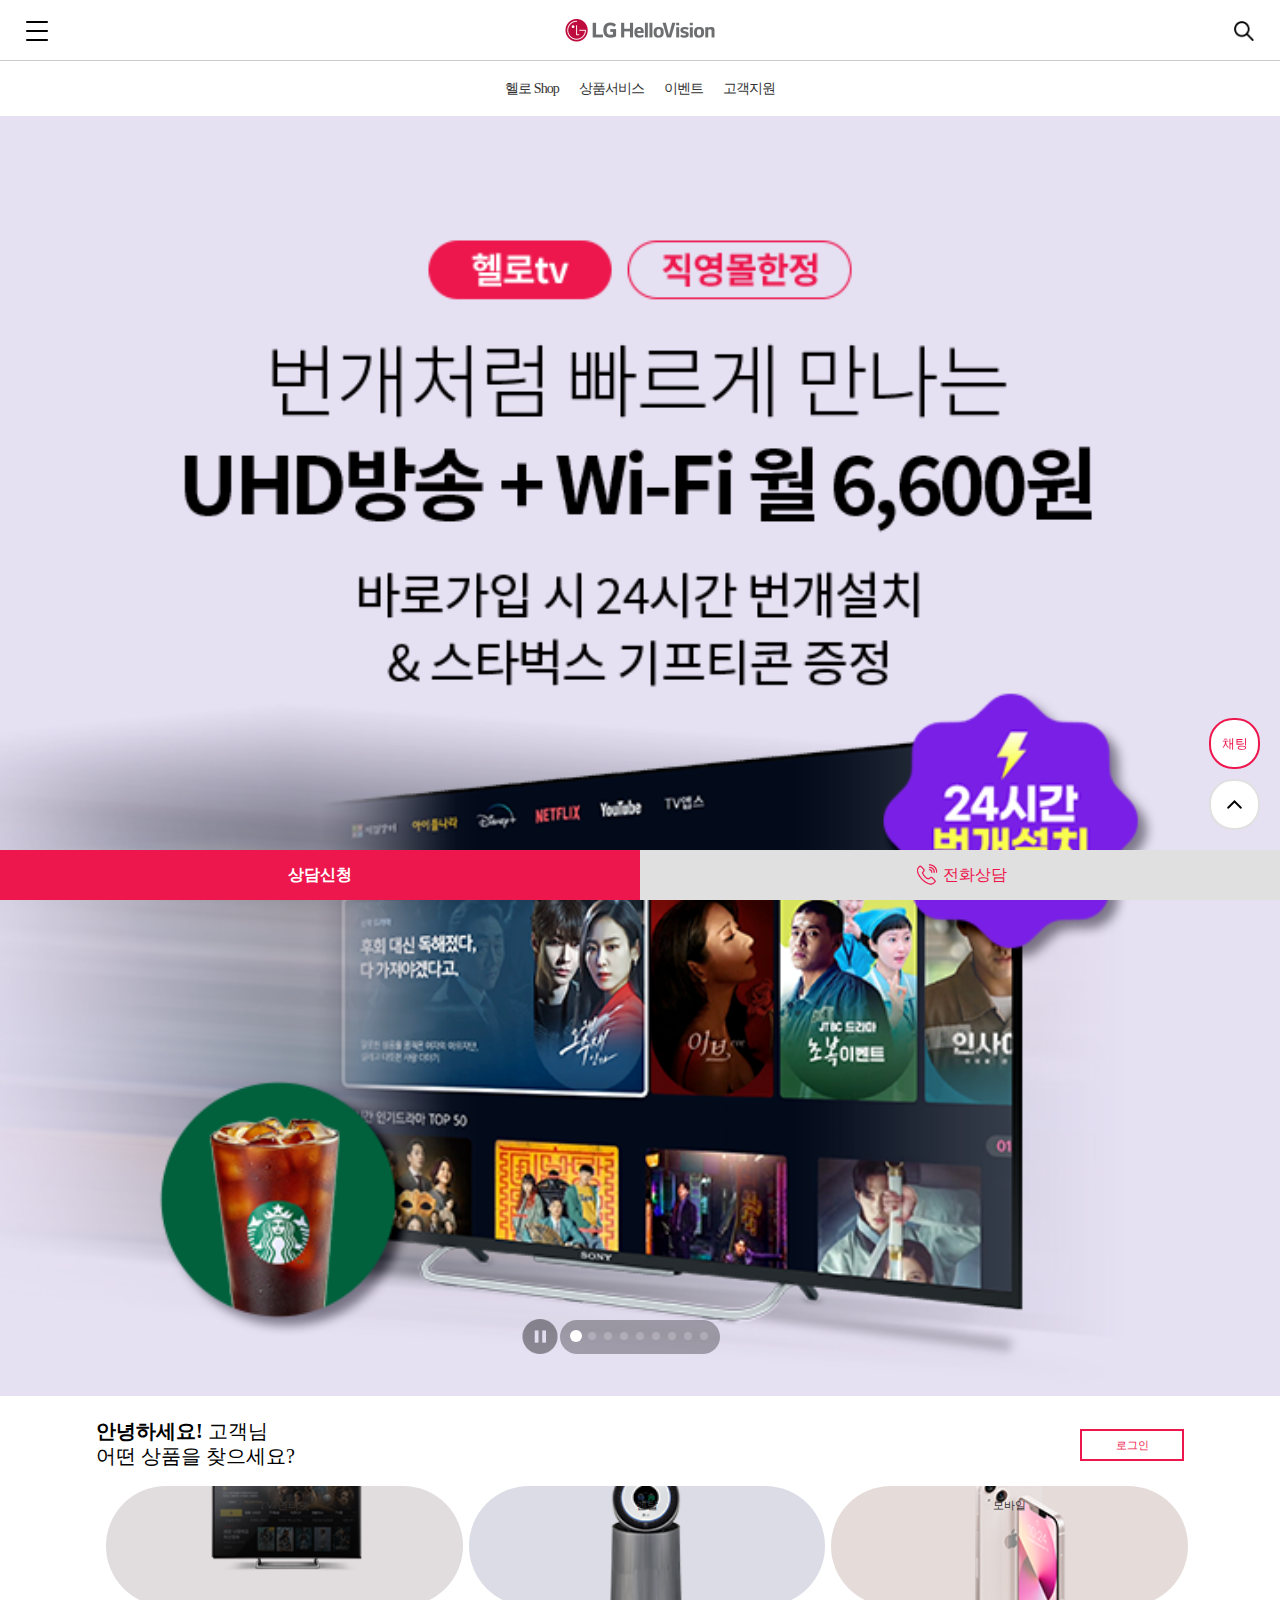
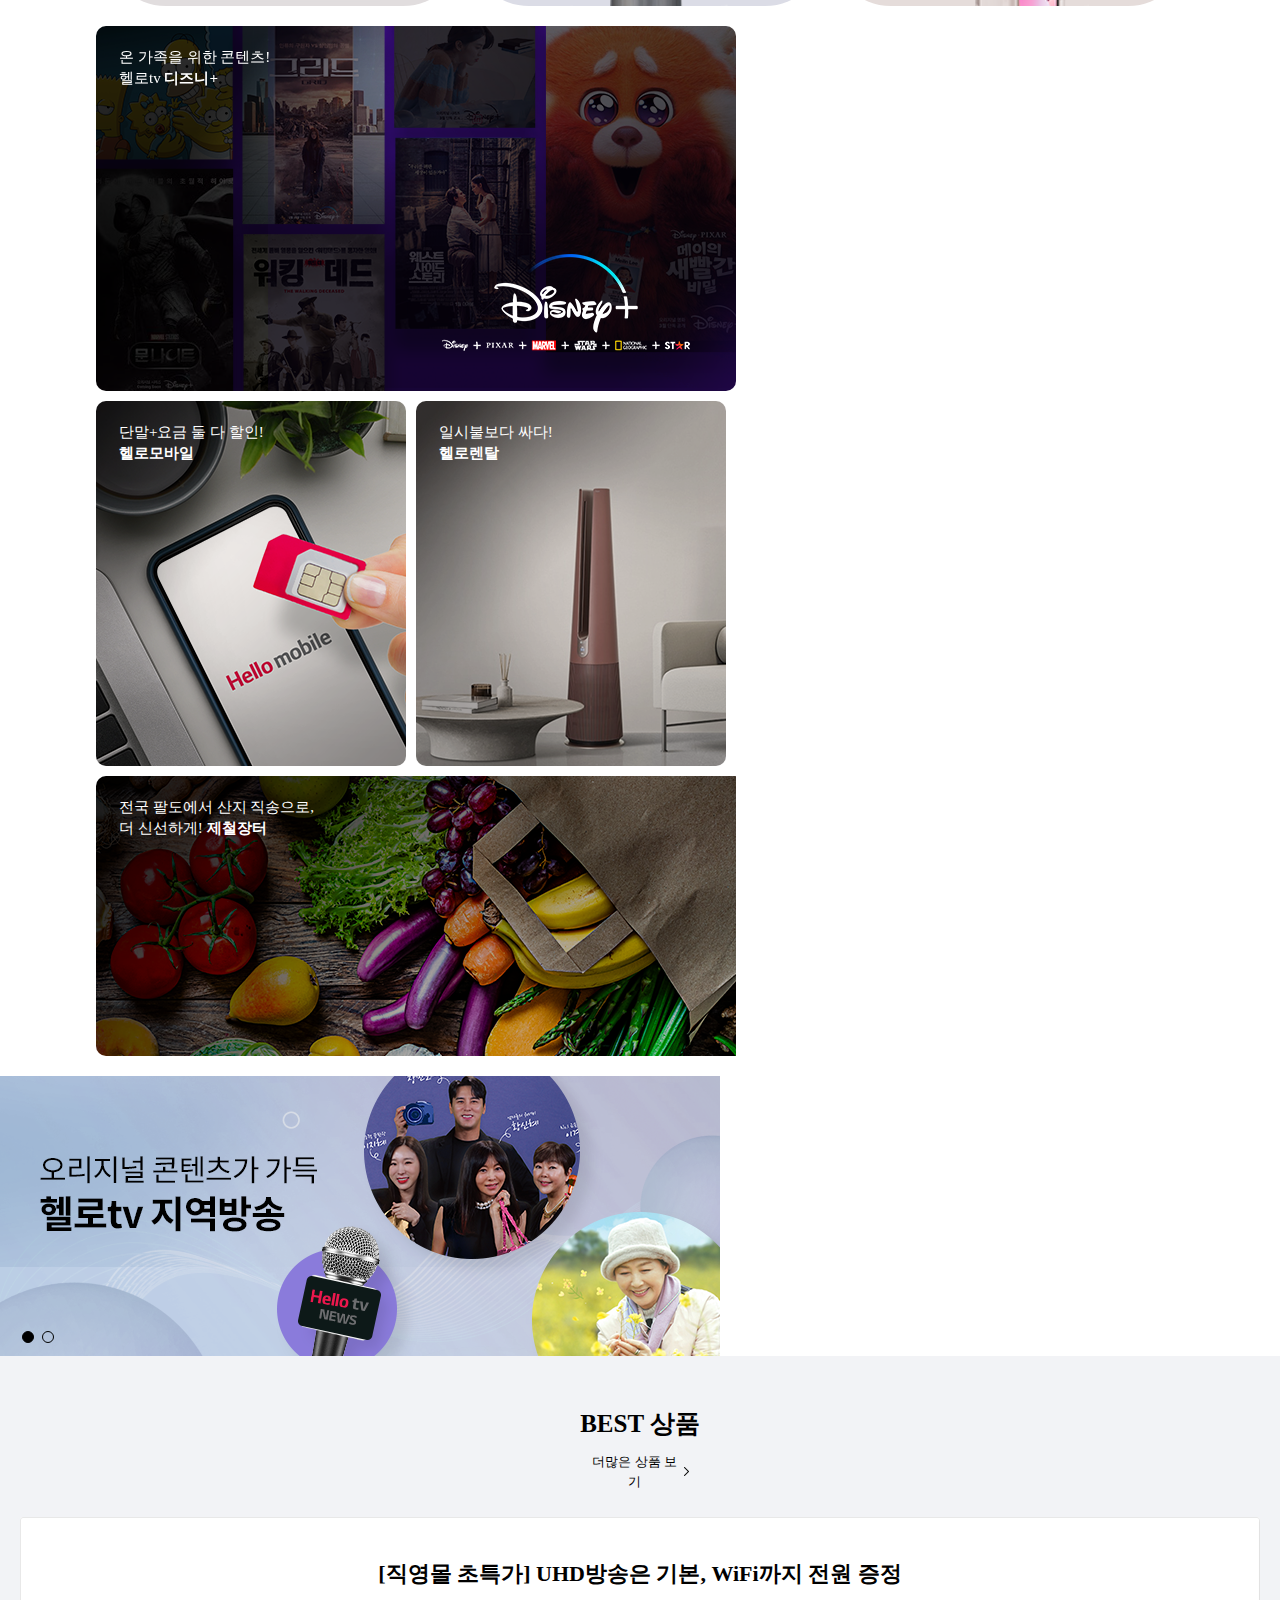
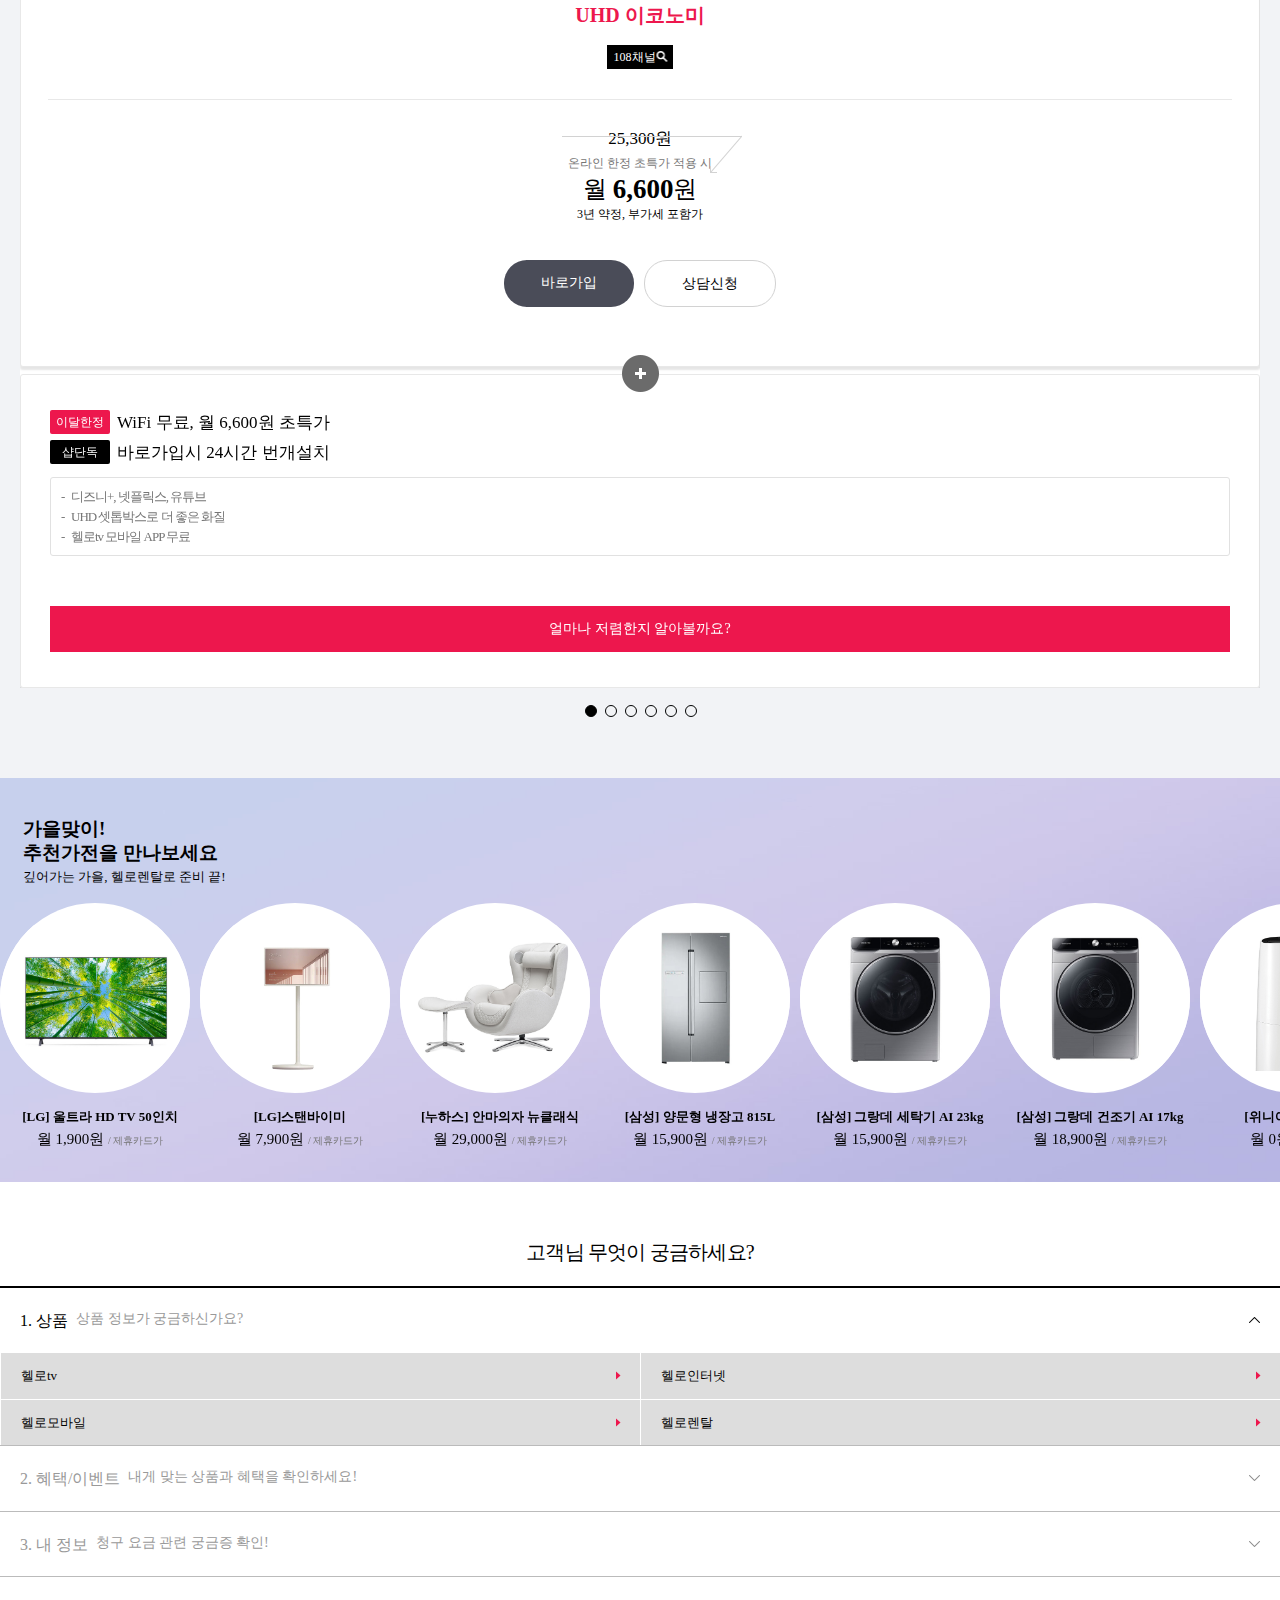
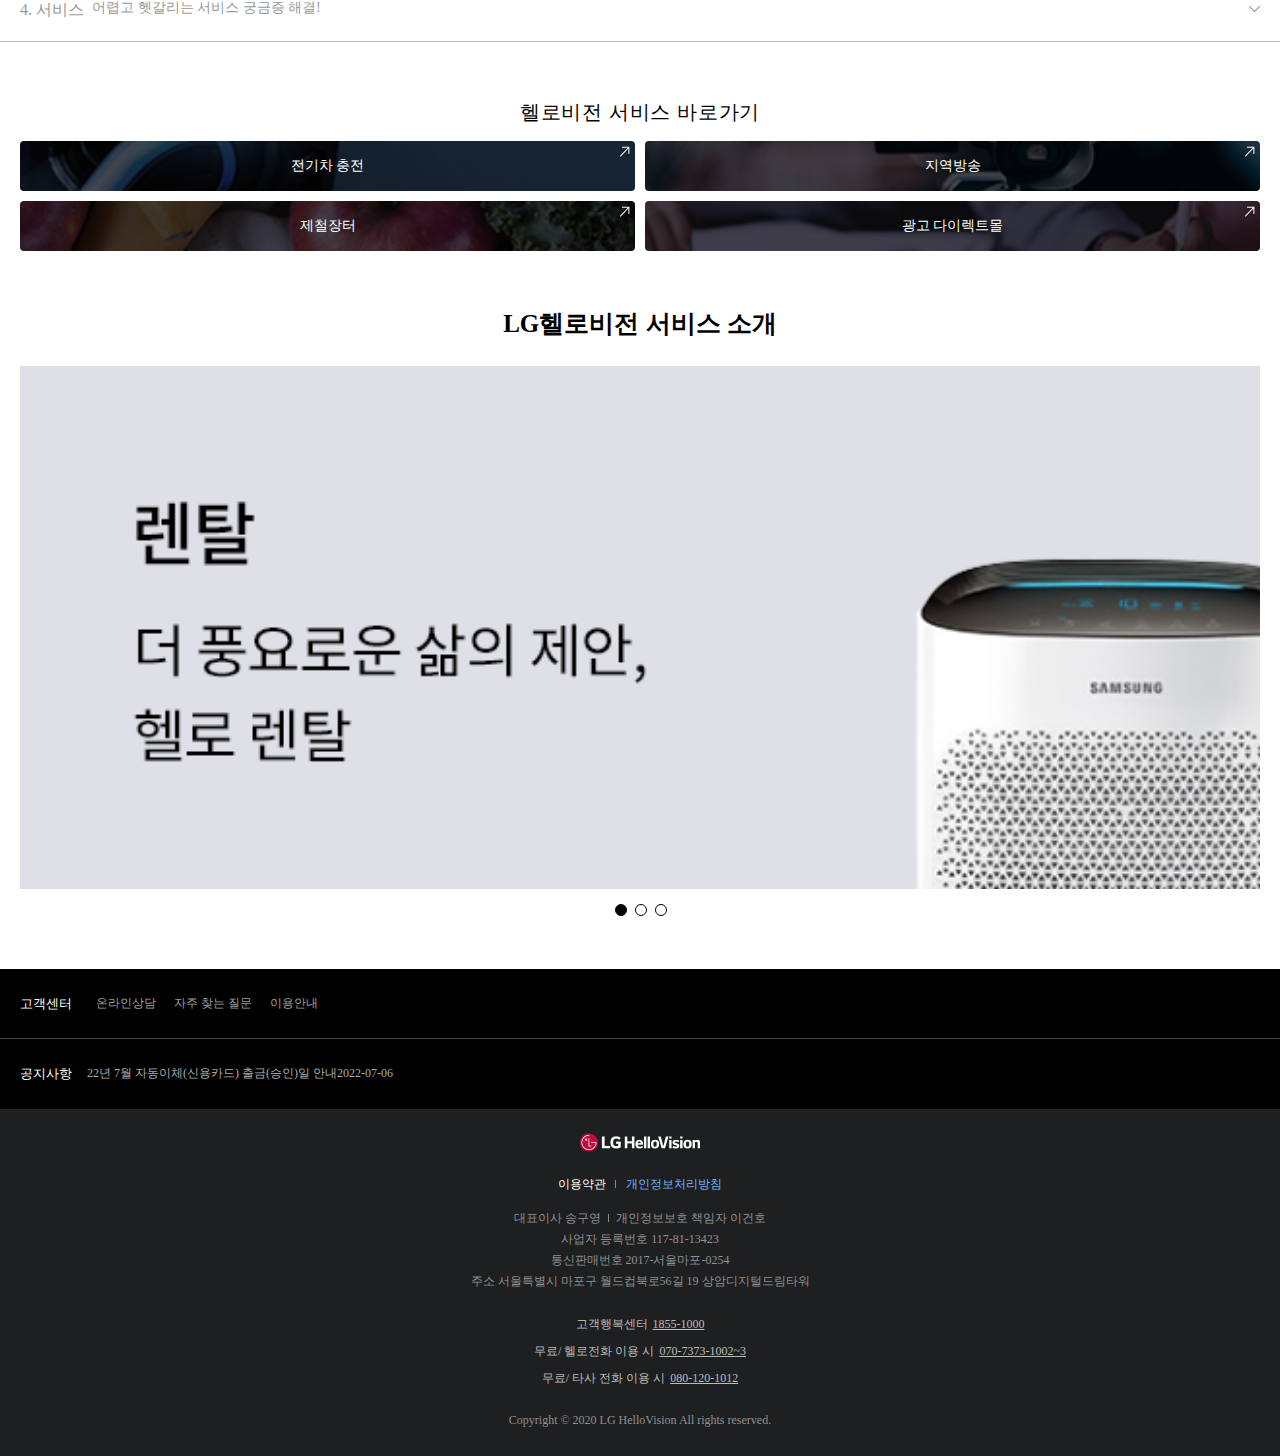
<file: lg(mobile)/index.html>
<!DOCTYPE html>
<html lang="ko">
<head>
    <meta charset="UTF-8">
    <meta http-equiv="X-UA-Compatible" content="IE=edge">
    <meta name="viewport" content="width=device-width, initial-scale=1.0">
    <title>LG 헬로비전</title>
    <link rel="stylesheet" href="css/reset.css">
    <link rel="stylesheet" href="css/slick.css">
    <link
    rel="stylesheet"
    href="https://cdn.jsdelivr.net/npm/swiper@8/swiper-bundle.min.css"
    />
    <link rel="preconnect" href="https://fonts.googleapis.com">
    <link rel="preconnect" href="https://fonts.gstatic.com" crossorigin>
    <link href="https://fonts.googleapis.com/css2?family=Noto+Sans+KR:wght@100;300;400;500;700;900&family=Roboto:ital,wght@0,100;0,300;0,400;0,500;0,700;0,900;1,100;1,300;1,400;1,500;1,700;1,900&display=swap" rel="stylesheet">
    <link rel="shortcut icon" href="img/favicon_32.png" type="image/x-icon">
    <link rel="stylesheet" href="css/style.css">
    <script src="js/jquery-3.6.0.min.js"></script>
    <script src="js/slick.js"></script>
    <script src="https://cdn.jsdelivr.net/npm/swiper@8/swiper-bundle.min.js"></script>
    <script src="js/main.js"></script>

</head>
<body>
    <nav class="sideMenu">
        <div class="loginBar">
            <ul class="btns">
                <li><a href="javascript:;">로그인</a></li>
                <li><a href="javascript:;">간편조회</a></li>
                <li><a href="javascript:;">아이디/비밀번호찾기</a></li>
            </ul>
            <button class="allX"><span></span></button>
        </div>
        <div class="lineUp">
            <ul class="lines">
                <li class="on"><a href="javascript:;">개인</a></li>
                <li><a href="javascript:;">지역방송</a></li>
                <li><a href="javascript:;">기업사업</a></li>
                <li><a href="javascript:;">회사소개</a></li>
            </ul>
        </div>
        <div class="arae">
            <ul class="menu">
                <li class="on"><a href="javascript:;">헬로 Shop</a>
                    <ul class="depth2">
                        <li class="tit"><a href="javascript:;">헬로 Shop</a></li>
                        <li class="two"><a href="#">방송/인터넷</a>
                            <ul class="depth3">
                                <li><a href="javascript:;">기획전</a></li>
                                <li><a href="javascript:;">BEST 상품</a></li>
                                <li><a href="javascript:;">이유있는 제안</a></li>
                                <li><a href="javascript:;">샵 혜택 안내</a></li>
                            </ul>
                        </li>    
                        <li><a href="#">모바일</a></li>    
                        <li><a href="#">렌탈</a></li>    
                        <li><a href="#">제철장터</a></li>    
                    </ul>
                </li>
                <li><a href="javascript:;">상품서비스</a>
                    <ul class="depth2">
                        <li class="tit"><a href="javascript:;">상품서비스</a></li>
                        <li class="two"><a href="#">인터넷</a>
                            <ul class="depth3">
                                <li><a href="javascript:;">인터넷 소개</a></li>
                                <li><a href="javascript:;">인터넷 요금제</a></li>
                                <li><a href="javascript:;">WiFi</a></li>
                                <li><a href="javascript:;">부가서비스</a></li>
                            </ul>
                        </li>    
                        <li class="two"><a href="#">TV</a>
                            <ul class="depth3">
                                <li><a href="javascript:;">TV 소개</a></li>
                                <li><a href="javascript:;">TV 요금제</a></li>
                                <li><a href="javascript:;">주요서비스</a></li>
                                <li><a href="javascript:;">VOD</a></li>
                                <li><a href="javascript:;">TV APP</a></li>
                                <li><a href="javascript:;">채널안내</a></li>
                            </ul>
                        </li>    
                        <li class="two"><a href="#">결합상품</a>
                            <ul class="depth3">
                                <li><a href="javascript:;">유선결합상품</a></li>
                                <li><a href="javascript:;">헬로모바일 결합</a></li>
                                <li><a href="javascript:;">SKT 휴대폰 결합</a></li>
                                <li><a href="javascript:;">KT 휴대폰 결합</a></li>
                                <li><a href="javascript:;">LG U+ 휴대폰 결합</a></li>
                            </ul>
                        </li>    
                        <li class="two"><a href="#">전화</a>
                            <ul class="depth3">
                                <li><a href="javascript:;">인터넷 전화</a></li>
                                <li><a href="javascript:;">국제전화</a></li>
                                <li><a href="javascript:;">부가서비스</a></li>
                            </ul>
                        </li>    
                    </ul>
                </li>
                <li><a href="javascript:;">이벤트</a>
                    <ul class="depth2">
                        <li class="tit"><a href="javascript:;">이벤트</a></li>
                        <li class="two"><a href="#">이벤트</a>
                            <ul class="depth3">
                                <li><a href="javascript:;">진행 중인 이벤트</a></li>
                                <li><a href="javascript:;">친구추천 이벤트</a></li>
                                <li><a href="javascript:;">종료된 이벤트</a></li>
                                <li><a href="javascript:;">당첨자 발표</a></li>
                            </ul>
                        </li>    
                        <li><a href="#">제휴카드 할인</a></li>    
                        <li><a href="#">헬로라이브</a></li>    
                    </ul>
                </li>
                <li><a href="javascript:;">My헬로</a>
                    <ul class="depth2">
                        <li class="tit"><a href="javascript:;">My헬로</a></li>
                        <li class="two"><a href="#">가입/이용 정보 조회</a>
                            <ul class="depth3">
                                <li><a href="javascript:;">가입 상품 조회</a></li>
                                <li><a href="javascript:;">실시간 사용내역 조회</a></li>
                            </ul>
                        </li>    
                        <li class="two"><a href="#">요금조회/납부관리</a>
                            <ul class="depth3">
                                <li><a href="javascript:;">월별 요금 조회</a></li>
                                <li><a href="javascript:;">납부내역 조회</a></li>
                                <li><a href="javascript:;">즉시 납부</a></li>
                                <li><a href="javascript:;">납부방법 변경</a></li>
                                <li><a href="javascript:;">청구서 신청/변경</a></li>
                            </ul>
                        </li>    
                        <li><a href="#">회원정보 관리</a></li>    
                    </ul>
                </li>
                <li><a href="javascript:;">고객지원</a>
                    <ul class="depth2">
                        <li class="tit"><a href="javascript:;">고객지원</a></li>
                        <li class="two"><a href="#">문의하기</a>
                            <ul class="depth3">
                                <li><a href="javascript:;">자주 찾는 질문</a></li>
                                <li><a href="javascript:;">1:1 상담 문의/내역</a></li>
                                <li><a href="javascript:;">칭찬합니다</a></li>
                                <li><a href="javascript:;">AS 신청/취소</a></li>
                                <li><a href="javascript:;">설치장소 변경 신청/취소</a></li>
                                <li><a href="javascript:;">리모컨 택배발송 신청/취소</a></li>
                                <li><a href="javascript:;">미환급액 조회</a></li>
                                <li><a href="javascript:;">해지 상담 신청</a></li>
                                <li><a href="javascript:;">뉴스 제보참여</a></li>
                            </ul>
                        </li>    
                        <li class="two"><a href="#">서비스 이용 안내</a>
                            <ul class="depth3">
                                <li><a href="javascript:;">상품 가입 가능 지역 조회</a></li>
                                <li><a href="javascript:;">셀프 해결 가이드</a></li>
                                <li><a href="javascript:;">LG헬로비전 고객센터 APP</a></li>
                                <li><a href="javascript:;">가까운 매장 찾기</a></li>
                                <li><a href="javascript:;">통화량 급증 예상일</a></li>
                                <li><a href="javascript:;">ARS 안내</a></li>
                            </ul>
                        </li>    
                        <li class="two"><a href="#">공지 및 자료실</a>
                            <ul class="depth3">
                                <li><a href="javascript:;">공지사항</a></li>
                                <li><a href="javascript:;">서류 양식 다운로드</a></li>
                                <li><a href="javascript:;">자료실</a></li>
                            </ul>
                        </li>    
                        <li class="two"><a href="#">이용자 피해 예방 가이드</a>
                            <ul class="depth3">
                                <li><a href="javascript:;">단계별 가이드</a></li>
                                <li><a href="javascript:;">주요 피해 유형</a></li>
                            </ul>
                        </li>    
                    </ul>
                </li>
                <li><a href="javascript:;">헬로 서비스</a>
                    <ul class="depth2">
                        <li class="tit"><a href="javascript:;">헬로 서비스</a></li>
                        <li><a href="#">지역방송</a></li>    
                        <li><a href="#">전기차 충전</a></li>    
                        <li><a href="#">광고 다이렉트몰</a></li>    
                    </ul>
                </li>
            </ul>
        </div>
    </nav>
    <div class="allBg"></div>
    <div class="quickMenu">
        <a class="chat" href="javascript:;">채팅</a>
        <a class="goTo" href="#">맨위로</a>
    </div>
    <header>
        <div class="gnb">
            <button class="m_gnb"><img src="img/ico-menu.png" alt="메뉴"></button>
            <h1 class="m_logo"><a href="lgmobile.html"><img src="img/logo.png" alt="로고"></a></h1>
            <button class="m_search"><img src="img/ico-search.png" alt="검색"></button>
        </div>
        <ul class="m_menu">
            <li><a href="#">헬로 Shop</a></li>
            <li><a href="#">상품서비스</a></li>
            <li><a href="#">이벤트</a></li>
            <li><a href="#">고객지원</a></li>
        </ul>
    </header>
    <main>
        <div class="visual">
                <!-- Slider main container -->
            <div class="swiper">
                <!-- Additional required wrapper -->
                <div class="swiper-wrapper">
                <!-- Slides -->
                <div class="swiper-slide"><img src="img/1.png" alt="1"></div>
                <div class="swiper-slide"><img src="img/2.png" alt="2"></div>
                <div class="swiper-slide"><img src="img/3.png" alt="3"></div>
                <div class="swiper-slide"><img src="img/4.png" alt="4"></div>
                <div class="swiper-slide"><img src="img/5.png" alt="5"></div>
                <div class="swiper-slide"><img src="img/6.png" alt="6"></div>
                <div class="swiper-slide"><img src="img/7.png" alt="7"></div>
                <div class="swiper-slide"><img src="img/8.png" alt="8"></div>
                <div class="swiper-slide"><img src="img/9.png" alt="9"></div>
                </div>
                <!-- If we need pagination -->
                <div class="swiper-pagination"></div>
                <button class="btn_pause">재생/정지</button>

            </div> <!-- 스와이퍼 끝-->
        </div> <!-- 비주얼 끝 -->
        <div class="login">
            <h3>안녕하세요! <span>고객님</span></h3>
            <p>어떤 상품을 찾으세요?</p>
            <span><a href="javascript:;">로그인</a></span>
            <ul class="btnItem">
                <li><a href="javascript:;">TV/인터넷</a></li>
                <li><a href="javascript:;">렌탈</a></li>
                <li><a href="javascript:;">모바일</a></li>
            </ul>
        </div>
        <div class="bannerSlide">
            <div class="slick1">
                <div class="slide 1p">
                    <a href="javascript:;">
                        <div class="txt">
                            <p>온 가족을 위한 콘텐츠!</p>
                            <p>헬로tv <span>디즈니+</span></p>
                        </div>
                        <div class="pic"><img src="img/main_promo_01.png" alt="promotion"></div>
                    </a>
                </div>
                <div class="slide 2p">
                    <a href="javascript:;">
                        <div class="txt">
                            <p>독점 콘텐츠가 가득!</p>
                            <p>헬로tv <span>넷플릭스</span></p>
                        </div>
                        <div class="pic"><img src="img/main_promo_02.png" alt="promotion"></div>
                    </a>
                </div>
            </div>
            <span class="pp">
                <div class="p3"><a href="javasctipt:;">
                    <div class="txt">
                    <p>단말+요금 둘 다 할인!</p>
                    <strong>헬로모바일</strong>
                    </div>
                    <div class="pic"><img src="img/main_promo_03.png" alt="promotion"></div>
                </a></div>
                <div class="p4"><a href="javascript:;">
                    <div class="txt">
                    <p>일시불보다 싸다!</p>
                    <strong>헬로렌탈</strong>
                    </div>
                    <div class="pic"><img src="img/main_promo_04.png" alt="promotion"></div>
                </a></div>
            </span>
            <div class="p5">
                <div class="txt">
                <p>전국 팔도에서 산지 직송으로,</p>
                <p>더 신선하게! <span>제철장터</span></p>
                </div>
                <div class="pic"><img src="img/main_promo_05.png" alt="promotion"></div>
            </div>
        </div>
        <div class="slick2">
            <div class="slide p1">
                <a href="javascript:;">
                    <img src="img/MO1.png" alt="배너">
                </a>
            </div>
            <div class="slide p2">
                <a href="javascript:;">
                    <img src="img/MO2.png" alt="배너">
                </a>
            </div>
        </div>
        <!--  배너   -->
        <div class="bestItem">
            <h3><a href="javascript:;">BEST 상품</a></h3>
            <p><a href="javascript:;">더많은 상품 보기</a></p>
            <div class="slick3">
                <!-- 1페이지 -->
                <div class="slide p1">
                    <div class="upper">
                        <div class="tit">
                            <h3>[직영몰 초특가] UHD방송은 기본, WiFi까지 전원 증정</h3>
                            <h4>UHD 이코노미</h4>
                            <div class="line">
                            <a href="javasctipt:;">108채널</a>
                            </div>
                        </div><!-- tit -->
                        <div class="items">
                            <p class="priceInfo1">25,300원</p>
                            <p class="priceInfo2">온라인 한정 초특가 적용 시</p>
                            <p class="price">
							    월 <strong>6,600</strong>원
						    </p>
						    <p class="priceInfo3">3년 약정, 부가세 포함가</p>
                            <div class="btnGroup">
                                <a href="javascript:;" class="gaip">바로가입</a>
                                <a href="javascript:;" class="sangdam">상담신청</a>
                            </div>
                        </div><!-- items -->
                    </div><!--upper-->
                    <div class="lower">
                        <ul class="txt">
                            <li class="han"><span>이달한정</span><p>WiFi 무료, 월 6,600원 초특가</p></li>
                            <li class="shop"><span>샵단독</span><p>바로가입시 24시간 번개설치</p></li>
                        </ul>
                        <ul class="summary">
                            <li>디즈니+, 넷플릭스, 유튜브</li>
                            <li>UHD 셋톱박스로 더 좋은 화질</li>
                            <li>헬로tv 모바일 APP 무료</li>
                        </ul>
                        <div class="btn-know">얼마나 저렴한지 알아볼까요?</div>
                    </div><!--lower-->
                </div>
                <!-- 2페이지 -->
                <div class="slide p2">
                    <div class="upper">
                        <div class="tit">
                            <h3>[직영몰 초특가] 타사 대비 반값! UHD방송+기가인터넷</h3>
                            <h4>UHD 뉴베이직 + 기가라이트</h4>
                            <div class="line">
                            <a href="javasctipt:;">233채널</a>
                            <span>500Mbps</span>
                            </div>
                        </div><!-- tit -->
                        <div class="items">
                            <p class="priceInfo1">22,000원</p>
                            <p class="priceInfo2">제휴카드 할인 시</p>
                            <p class="price">
                                월 <strong>5,000</strong>원
						    </p>
						    <p class="priceInfo3">3년 약정, 부가세 포함가</p>
                            <div class="btnGroup">
                                <a href="javascript:;" class="gaip">바로가입</a>
                                <a href="javascript:;" class="sangdam">상담신청</a>
                            </div>
                        </div><!-- items -->
                    </div><!--upper-->
                    <div class="lower">
                        <ul class="txt">
                            <li class="han"><span>이달한정</span><p>사은품 대신 요금 할인 집</p></li>
                            <li class="shop"><span>샵단독</span><p>바로가입시 24시간 번개설치</p></li>
                        </ul>
                        <ul class="summary">
                            <li>WiFi 공유기 무료</li>
                            <li>헬로tv 모바일 APP 무료</li>
                            <li>인터넷 30일 품질보장제</li>
                        </ul>
                        <div class="btn-know">얼마나 저렴한지 알아볼까요?</div>
                    </div><!--lower-->
                </div>
                <!--3페이지-->
                <div class="slide p3">
                    <div class="upper">
                        <div class="tit">
                            <h3>[직영몰 초특가] 1만원대 가성비 UHD방송+초고속 인터넷</h3>
                            <h4>UHD 이코노미 + 광랜라이트+</h4>
                            <div class="line">
                            <a href="javasctipt:;">108채널</a>
                            <span>100Mbps</span>
                            </div>
                        </div><!-- tit -->
                        <div class="items">
                            <p class="priceInfo1">19,800원</p>
                            <p class="priceInfo2">제휴카드 할인 시</p>
                            <p class="price">
                                월 <strong>2,800</strong>원
						    </p>
						    <p class="priceInfo3">3년 약정, 부가세 포함가</p>
                            <div class="btnGroup">
                                <a href="javascript:;" class="gaip">바로가입</a>
                                <a href="javascript:;" class="sangdam">상담신청</a>
                            </div>
                        </div><!-- items -->
                    </div><!--upper-->
                    <div class="lower">
                        <ul class="txt">
                            <li class="han"><span>이달한정</span><p>인터넷 30일 품질보장제</p></li>
                            <li class="shop"><span>샵단독</span><p>바로가입시 24시간 번개설치</p></li>
                        </ul>
                        <ul class="summary">
                            <li>헬로비전 직영몰 단독 요금제</li>
                            <li>WiFi 공유기 무료</li>
                            <li>헬로tv 모바일 APP 무료</li>
                        </ul>
                        <div class="btn-know">얼마나 저렴한지 알아볼까요?</div>
                    </div><!--lower-->
                </div>
                <!-- 4페이지 -->
                <div class="slide p4">
                    <div class="upper">
                        <div class="tit">
                            <h3>[LG50인치 TV무료]UHD방송+10배빠른 기가인터넷</h3>
                            <h4>UHD 뉴베이직 + 플래티넘기가</h4>
                            <div class="line">
                            <a href="javasctipt:;">233채널</a>
                            <span>1Gbps</span>
                            </div>
                        </div><!-- tit -->
                        <div class="items">
                            <p class="priceInfo1">32,120원</p>
                            <p class="priceInfo2">제휴카드 할인 시</p>
                            <p class="price">
                                월 <strong>15,120</strong>원</p>
						    </p>
						    <p class="priceInfo3">3년 약정, 부가세 포함가</p>
                            <div class="btnGroup">
                                <a href="javascript:;" class="gaip">바로가입</a>
                                <a href="javascript:;" class="sangdam">상담신청</a>
                            </div>
                        </div><!-- items -->
                    </div><!--upper-->
                    <div class="lower">
                        <ul class="txt">
                            <li class="han"><span>이달한정</span><p>최신 가전 사은품 증정</p></li>
                            <li class="shop"><span>샵단독</span><p>인터넷 10% 추가 할인</p></li>
                        </ul>
                        <ul class="summary">
                            <li>오늘 가입, 오늘 설치</li>
                            <li>기가 WiFi 공유기 무료</li>
                            <li>헬로tv 모바일 APP 무료</li>
                            <li>인터넷 30일 품질보장제</li>
                        </ul>
                        <div class="btn-know">얼마나 저렴한지 알아볼까요?</div>
                    </div><!--lower-->
                </div>
                <!-- 5페이지 -->
                <div class="slide p5">
                    <div class="upper">
                        <div class="tit">
                            <h3>[인터넷단독] 최고 가성비 고품질 고속 광랜 인터넷!</h3>
                            <h4>광랜라이트</h4>
                            <div class="line">
                            <span>100Mbps</span>
                            <span>합리적 가격</span>
                            <span>품질보장</span>
                            </div>
                        </div><!-- tit -->
                        <div class="items">
                            <p class="priceInfo1">18,710원</p>
                            <p class="priceInfo2">UHD TV와 함께하면</p>
                            <p class="price">
                                월 <strong>12,100</strong>원</p>
						    </p>
						    <p class="priceInfo3">3년 약정, 부가세 포함가</p>
                            <div class="btnGroup">
                                <a href="javascript:;" class="gaip">바로가입</a>
                                <a href="javascript:;" class="sangdam">상담신청</a>
                            </div>
                        </div><!-- items -->
                    </div><!--upper-->
                    <div class="lower">
                        <ul class="txt">
                            <li class="han"><span>이달한정</span><p>인터넷 10% + 프로모션 할인</p></li>
                            <li class="shop"><span>샵단독</span><p>바로가입 시 24시간 번개설치</p></li>
                        </ul>
                        <ul class="summary">
                            <li>WiFi 공유기 무료</li>
                            <li>인터넷 30일 품질보장제</li>
                        </ul>
                        <div class="btn-know">얼마나 저렴한지 알아볼까요?</div>
                    </div><!--lower-->
                </div>
                <!-- 6페이지 -->
                <div class="slide p4">
                    <div class="upper">
                        <div class="tit">
                            <h3>[방송단독] 233개 채널 풀채널로 최다 콘텐츠 시청!</h3>
                            <h4>UHD 뉴베이직</h4>
                            <div class="line">
                            <span>넷플릭스</span>
                            <span>유튜브</span>
                            </div>
                        </div><!-- tit -->
                        <div class="items">
                            <p class="priceInfo1">13,200원</p>
                            <p class="priceInfo2">인터넷과 함께하면</p>
                            <p class="price">
                                월 <strong>11,000</strong>원</p>
						    </p>
						    <p class="priceInfo3">3년 약정, 부가세 포함가</p>
                            <div class="btnGroup">
                                <a href="javascript:;" class="gaip">바로가입</a>
                                <a href="javascript:;" class="sangdam">상담신청</a>
                            </div>
                        </div><!-- items -->
                    </div><!--upper-->
                    <div class="lower">
                        <ul class="txt">
                            <li class="han"><span>이달한정</span><p>오늘 가입, 오늘 설치</p></li>
                        </ul>
                        <ul class="summary">
                            <li>넷플릭스, 유튜브, 아이들나</li>
                            <li>골프채널 포함 전 채널 시청가능!</li>
                            <li>헬로tv 모바일 APP 무료</li>
                        </ul>
                        <div class="btn-know">얼마나 저렴한지 알아볼까요?</div>
                    </div><!--lower-->
                </div>
            </div><!--slick3 끝-->
        </div>
        <div class="itemWrap">
            <div class="wrapTit">
                <h3>가을맞이!<br>추천가전을 만나보세요</h3>
                <p>깊어가는 가을, 헬로렌탈로 준비 끝!</p>
            </div>
            <div class="slick4">
                <div class="item1">
                    <p class="itemImg">
                    <img src="img/spacer_150x115.png" alt="1" style="background-image: url(img/item_1.jpeg);">
                    </p>
                    <p class="name">[LG] 울트라 HD TV 50인치</p>
                    <p class="price">월 1,900원 <span>/ 제휴카드가</span></p>
                </div>
                <div class="item2">
                    <p class="itemImg">
                        <img src="img/spacer_150x115.png" alt="2" style="background-image: url(img/item_2.jpeg);">
                    </p>
                    <p class="name">[LG]스탠바이미</p>
                    <p class="price">월 7,900원 <span>/ 제휴카드가</span></p>
                </div>
                <div class="item3">
                    <p class="itemImg">
                        <img src="img/spacer_150x115.png" alt="3" style="background-image: url(img/item_3.jpeg);">
                    </p>
                    <p class="name">[누하스] 안마의자 뉴클래식</p>
                    <p class="price">월 29,000원 <span>/ 제휴카드가</span></p>
                </div>
                <div class="item4">
                    <p class="itemImg">
                        <img src="img/spacer_150x115.png" alt="4" style="background-image: url(img/item_4.jpeg);">
                    </p>
                    <p class="name">[삼성] 양문형 냉장고 815L</p>
                    <p class="price">월 15,900원 <span>/ 제휴카드가</span></p>
                </div>
                <div class="item5">
                    <p class="itemImg">
                        <img src="img/spacer_150x115.png" alt="5" style="background-image: url(img/item_5.jpeg);">
                    </p>
                    <p class="name">[삼성] 그랑데 세탁기 AI 23kg</p>
                    <p class="price">월 15,900원 <span>/ 제휴카드가</span></p>
                </div>
                <div class="item6">
                    <p class="itemImg">
                        <img src="img/spacer_150x115.png" alt="6" style="background-image: url(img/item_6.jpeg);">
                    </p>
                    <p class="name">[삼성] 그랑데 건조기 AI 17kg</p>
                    <p class="price">월 18,900원 <span>/ 제휴카드가</span></p>
                </div>
                <div class="item7">
                    <p class="itemImg">
                        <img src="img/spacer_150x115.png" alt="7" style="background-image: url(img/item_7.jpeg);">
                    </p>
                    <p class="name">[위니아]제습기 19L</p>
                    <p class="price">월 0원 <span>/ 제휴카드가</span></p>
                </div>
                <div class="item8">
                    <p class="itemImg">
                        <img src="img/spacer_150x115.png" alt="8" style="background-image: url(img/item_8.png);">
                    </p>
                    <p class="name">[삼성]UHD TV 50&quot;</p>
                    <p class="price">월 0원 <span>/ 제휴카드가</span></p>
                </div>
                <div class="item9">
                    <p class="itemImg">
                        <img src="img/spacer_150x115.png" alt="9" style="background-image: url(img/item_9.jpeg);">
                    </p>
                    <p class="name">[삼성]BESPOKE 식기세척기</p>
                    <p class="price">월 0원 <span>/ 제휴카드가</span></p>
                </div>
                <div class="item10">
                    <p class="itemImg">
                        <img src="img/spacer_150x115.png" alt="10" style="background-image: url(img/item_10.jpeg);">
                    </p>
                    <p class="name">헬로비전 그린싱크</p>
                    <p class="price">월 13,900원 <span>/ 제휴카드가</span></p>
                </div>
                <div class="item11">
                    <p class="itemImg">
                        <img src="img/spacer_150x115.png" alt="11" style="background-image: url(img/item_11.png);">
                    </p>
                    <p class="name">[LG]트롬 ThinQ 15kg 세탁기</p>
                    <p class="price">월 7,900원 <span>/ 제휴카드가</span></p>
                </div>
                <div class="item12">
                    <p class="itemImg">
                        <img src="img/spacer_150x115.png" alt="12" style="background-image: url(img/item_12.jpeg);">
                    </p>
                    <p class="name">[LG]퓨리케어 에어로타워</p>
                    <p class="price">월 21,100원 <span>/ 제휴카드가</span></p>
                </div>
                <div class="item13">
                    <p class="itemImg">
                        <img src="img/spacer_150x115.png" alt="13" style="background-image: url(img/item_13.jpeg);">
                    </p>
                    <p class="name">[브람스]프라임</p>
                    <p class="price">월 17,900원 <span>/ 제휴카드가</span></p>
                </div>
                <div class="item14">
                    <p class="itemImg">
                        <img src="img/spacer_150x115.png" alt="14" style="background-image: url(img/item_14.jpeg);">
                    </p>
                    <p class="name">[삼성]BESPOKE 정수기</p>
                    <p class="price">월 8,900원 <span>/ 제휴카드가</span></p>
                </div>
            </div><!--slick4끝-->
        </div><!--itemWrap-->

        <div class="qna">
            <h2>고객님 무엇이 궁금하세요?</h2>
            <ol class="quest">
                <li class="on"><a href="javascript:;">
                    <p><strong>1. 상품</strong>상품 정보가 궁금하신가요?</p>
                </a>
                    <ul class="list2">
                        <li><a href="javascript:;">헬로tv</a></li>
                        <li><a href="javascript:;">헬로인터넷</a></li>
                        <li><a href="javascript:;">헬로모바일</a></li>
                        <li><a href="javascript:;">헬로렌탈</a></li>
                    </ul>
                </li>
                <li><a href="javascript:;">
                    <p><strong>2. 혜택/이벤트</strong>내게 맞는 상품과 혜택을 확인하세요!</p>
                </a>
                    <ul class="list2">
                        <li><a href="javascript:;">이달의 기획전</a></li>
                        <li><a href="javascript:;">이벤트</a></li>
                        <li><a href="javascript:;">제휴카드 할인</a></li>
                        <li><a href="javascript:;">샵 혜택 안내</a></li>
                    </ul>
                </li>
                <li><a href="javascript:;">
                    <p><strong>3. 내 정보</strong>청구 요금 관련 궁금증 확인!</p>
                </a>
                    <ul class="list2">
                        <li><a href="javascript:;">가입 상품 조회</a></li>
                        <li><a href="javascript:;">청구 요금 조회</a></li>
                        <li><a href="javascript:;">납부내역 조회</a></li>
                        <li><a href="javascript:;">납부방법 변경</a></li>
                    </ul>
                </li>
                <li><a href="javascript:;">
                    <p><strong>4. 서비스</strong>어렵고 헷갈리는 서비스 궁금증 해결!</p>
                </a>
                    <ul class="list2">
                        <li><a href="javascript:;">1:1 문의</a></li>
                        <li><a href="javascript:;">가입 가능 지역</a></li>
                        <li><a href="javascript:;">자주 찾는 질문</a></li>
                        <li><a href="javascript:;">셀프 해결 가이드</a></li>
                    </ul>
                </li>
            </ol>
        </div><!--qna-->
        <div class="baro">
            <h4>헬로비전 서비스 바로가기</h4>
            <div class="baroList">
                <div><a href="javascript:;">전기차 충전</a></div>
                <div><a href="javascript:;">지역방송</a></div>
                <div><a href="javascript:;">제철장터</a></div>
                <div><a href="javascript:;">광고 다이렉트몰</a></div>
            </div>
        </div>
        <div class="service">
            <h2>LG헬로비전 서비스 소개</h2>
            <div class="slick5">
                <div class="p1">
                    <a href="javascript:;">
                        <img src="img/M_Main_하단_banner_01_640X270.png" alt="렌탈">
                    </a>
                </div>
                <div class="p2">
                    <a href="javascript:;">
                        <img src="img/M_Main_하단_banner_03_640X270.png" alt="모바일">
                    </a>
                </div>
                <div class="p3">
                    <a href="javascript:;">
                        <img src="img/M_Main_하단_banner_04_640X270.png" alt="지역방송">
                    </a>
                </div>
            </div>
        </div>
        <ul class="b_btn">
            <li><a href="#">상담신청</a></li>
            <li><a href="#">전화상담</a></li>
        </ul>
        <div class="m_customer">
            <h3>고객센터</h3>
            <ul class="c_util">
                <li><a href="#">온라인상담</a></li>
                <li><a href="#">자주 찾는 질문</a></li>
                <li><a href="#">이용안내</a></li>
            </ul>
        </div>
        <div class="m_notice">
            <h3>공지사항</h3>
            <span>22년 7월 자동이체(신용카드) 출금(승인)일 안내</span>
            <span class="not_date">
                2022-07-06
            </span>
        </div>
    </main>
    <footer>
        <h2><a href="javascript:;"><img src="img/logo-cjhello.png" alt="엘지헬로비전"></a></h2>
        <ul class="info">
            <li><a href="#">이용약관</a></li>
            <li><a href="#">개인정보처리방침</a></li>
        </ul>
        <address>
            대표이사 송구영 <span class="separator"></span> 개인정보보호 책임자 이건호<br>
		    사업자 등록번호 117-81-13423<br>
		    통신판매번호 2017-서울마포-0254<br>
		    주소 서울특별시 마포구 월드컵북로56길 19 상암디지털드림타워 
			<div class="cscenter-tel">			
				<p>고객행복센터 <a href="javascript:;">1855-1000</a></p>
				<p>무료/ 헬로전화 이용 시 <a href="javascript:;">070-7373-1002~3</a></p>
				<p>무료/ 타사 전화 이용 시 <a href="javascript:;">080-120-1012</a></p>
			</div>
		    <p class="colpyright">Copyright © 2020 LG HelloVision All rights reserved.</p>
        </address>
    
    </footer>
</body>
</html>
</file>
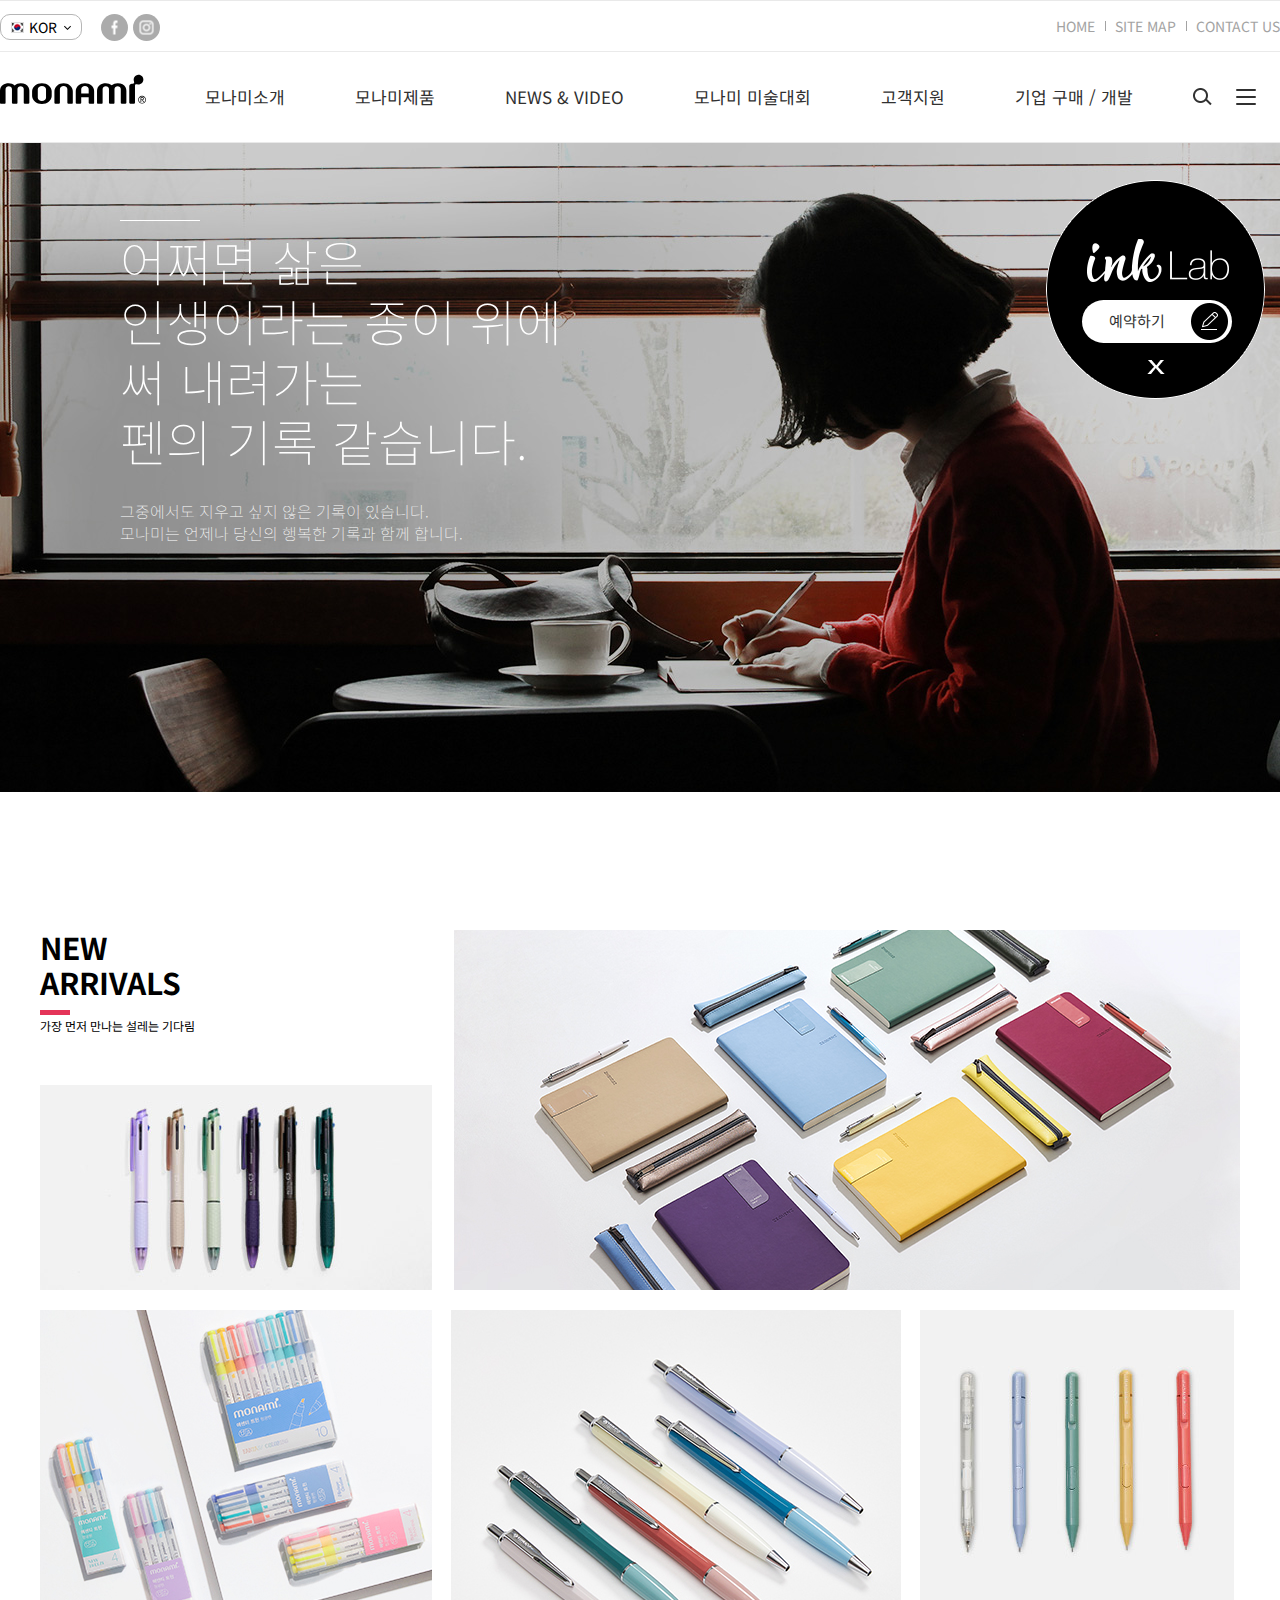
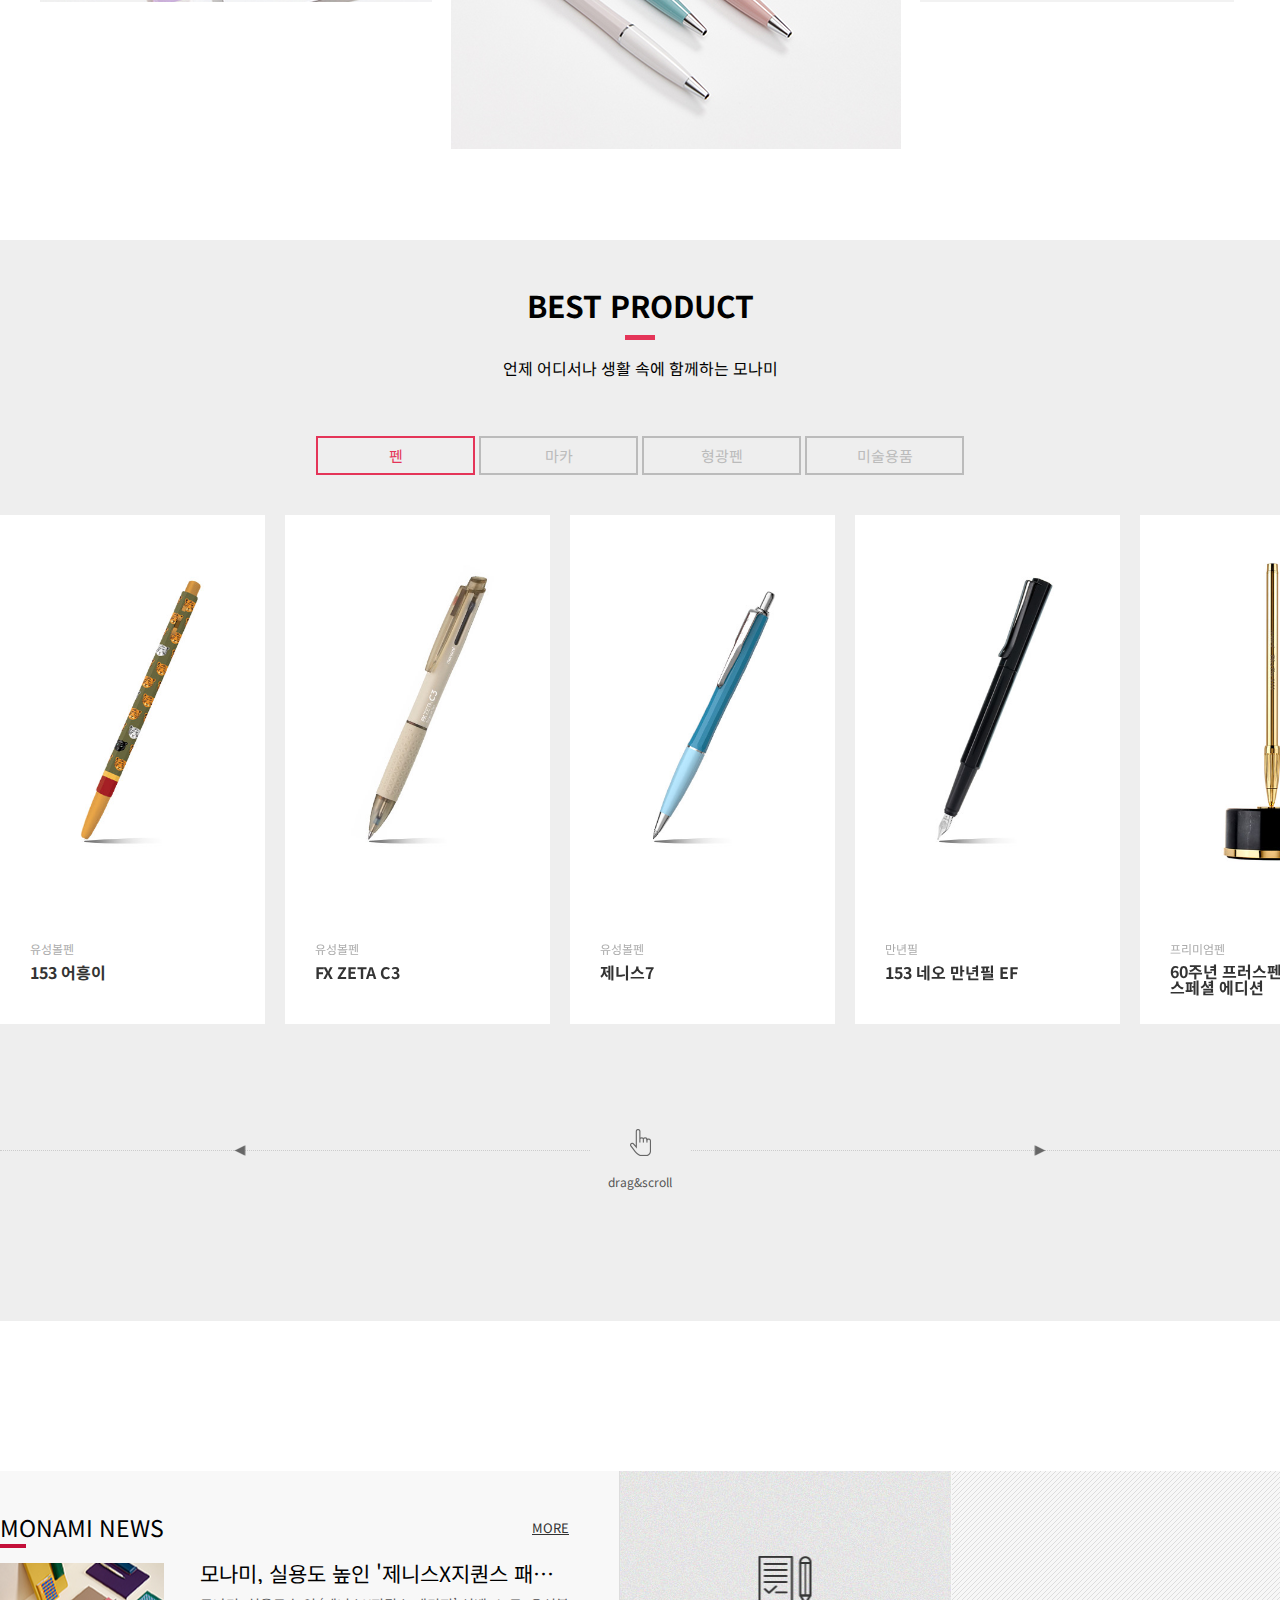
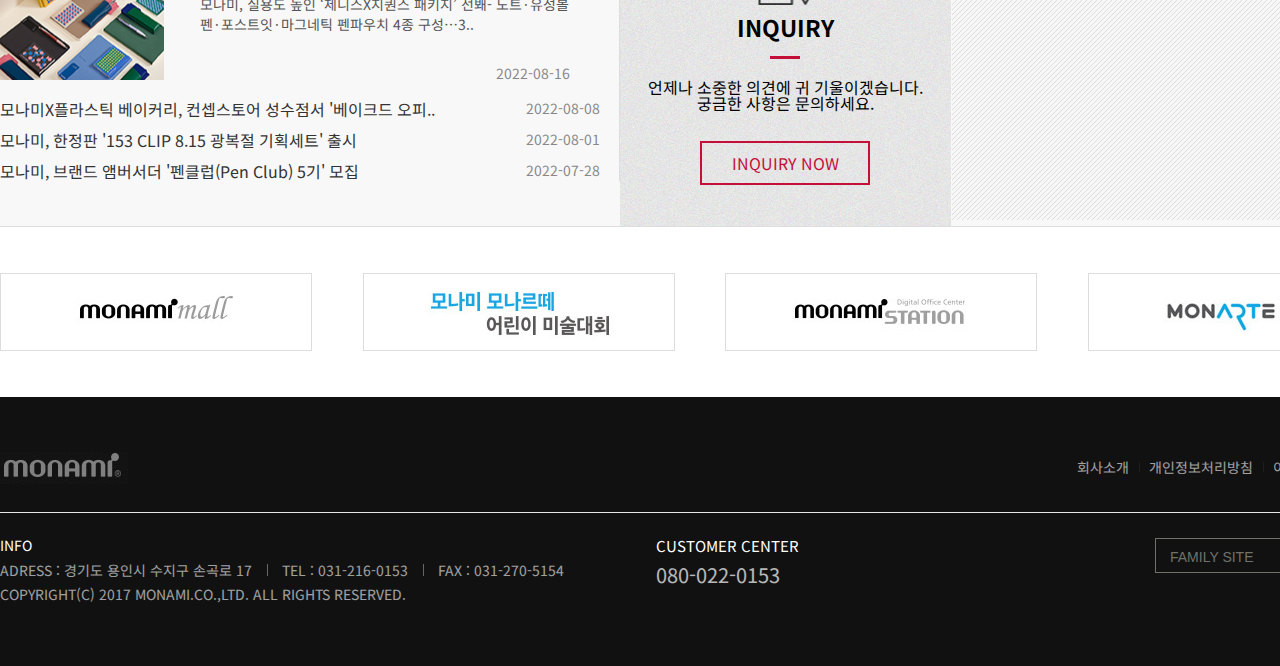
<file: monami/index.html>
<!DOCTYPE html>
<html lang="KOR">
<head>
    <meta charset="UTF-8">
    <meta http-equiv="X-UA-Compatible" content="IE=edge">
    <meta name="viewport" content="width=device-width, initial-scale=1.0">
    <link rel="shortcut icon" href="img/favicon.ico">
    <title>모나미</title>
    <link rel="preconnect" href="https://fonts.googleapis.com">
    <link rel="preconnect" href="https://fonts.gstatic.com" crossorigin>
    <link href="https://fonts.googleapis.com/css2?family=Noto+Sans+KR:wght@100;300;400;500;700;900&display=swap" rel="stylesheet">
    <link rel="stylesheet" href="css/reset.css">
    <link rel="stylesheet" href="css/slick.css">
    <link rel="stylesheet" href="css/main.css">
    <script src="js/jquery-3.6.0.min.js"></script>
    <script src="js/slick.js"></script>
    <script src="js/main.js"></script>
    
</head>
<body>
    <!-- header부분 -->
    <div class="allmenu">
        <ul class="allmenu-1">
            <li><span>모나미소개</span>
                <ul class="allmenu-2">
                    <li><a href="#">CEO메시지</a></li>
                    <li><a href="#">회사정보</a></li>
                    <li><a href="#">회사연혁</a></li>
                    <li><a href="#">투자정보</a></li>
                    <li><a href="#">CI</a></li>
                    <li><a href="#">채용정보</a></li>
                    <li><a href="#">찾아오시는 길</a></li>
                    <li><a href="#">안전보건 경영방침</a></li>
                </ul>
            </li>
            <li><span>모나미제품</span>
                <ul class="allmenu-2">
                    <li><a href="#">펜</a></li>
                    <li><a href="#">마카</a></li>
                    <li><a href="#">형광펜</a></li>
                    <li><a href="#">미술용품</a></li>
                    <li><a href="#">기타</a></li>
                    <li><a href="#">카탈로그</a></li>
                </ul>
            </li>
            <li><span>NEWS & VIDEO</span>
                <ul class="allmenu-2">
                    <li><a href="#">보도 자료</a></li>
                    <li><a href="#">동영상 자료</a></li>
                </ul>
            </li>
            <li><span>모나미 미술대회</span>
                <ul class="allmenu-2">
                    <li><a href="#">미술대회 소개</a></li>
                    <li><a href="#">수상작 발표</a></li>
                </ul>    
            </li>
            <li><span>고객지원</span>
                <ul class="allmenu-2">
                    <li><a href="#">자주묻는질문</a></li>
                    <li><a href="#">문의하기</a></li>
                    <li><a href="#">이벤트</a></li>
                    <li><a href="#">모나미 패밀리샵 찾기</a></li>
                </ul>    
            </li>
            <li><a href="#">기업 구매/개발</a></li>
        </ul>
    </div>
    <header>
        <div class="headerup">
            <div class="langsns">
                <ul class="lang">
                    <li><a href="#"><img src="img/lang_kor.gif" alt="kor">KOR</a></li>
                    <li><a href="#"><img src="img/lang_eng.gif" alt="eng">ENG</a></li>
                </ul>   
                <ul class="h-sns">
                    <li><a href="#"><span class="text_hide">facebook</span></a></li>
                    <li><a href="#"><span class="text_hide">instagram</span></a></li>
                </ul>
            </div>
                <ul class="sitemap">
                    <li><a href="#">HOME</a></li>
                    <li><a href="#">SITE MAP</a></li>
                    <li><a href="#">CONTACT US</a></li>
                </ul>
        </div>
        <div class="header-line"></div>
        <div class="header_inner">
           <h1>
            <a href="index.html">
                <img src="img/logo.svg" alt="logo">
            </a>
           </h1>
            <ul class="gnb">
                <li><a href="#">모나미소개</a>
                    <ul class="depth2">
                        <li><a href="#">CEO메시지</a></li>
                        <li><a href="#">회사정보</a></li>
                        <li><a href="#">회사연혁</a></li>
                        <li><a href="#">투자정보</a></li>
                        <li><a href="#">CI</a></li>
                        <li><a href="#">채용정보</a></li>
                        <li><a href="#">찾아오시는 길</a></li>
                        <li><a href="#">안전보건 경영방침</a></li>
                    </ul>
                </li>    
                <li>
                    <a href="#">모나미제품</a>
                    <ul class="depth2">
                        <li><a href="#">펜</a></li>
                        <li><a href="#">마카</a></li>
                        <li><a href="#">형광펜</a></li>
                        <li><a href="#">미술용품</a></li>
                        <li><a href="#">기타</a></li>
                        <li><a href="#">카탈로그</a></li>
                    </ul>
                </li>    
                <li>
                    <a href="#">NEWS & VIDEO</a>
                    <ul class="depth2">
                        <li><a href="#">보도 자료</a></li>
                        <li><a href="#">동영상 자료</a></li>
                    </ul>
                </li>    
                <li>
                    <a href="#">모나미 미술대회</a>
                    <ul class="depth2">
                        <li><a href="#">미술대회 소개</a></li>
                        <li><a href="#">수상작 발표</a></li>
                    </ul>
                </li>    
                <li>
                    <a href="#">고객지원</a>
                    <ul class="depth2">
                        <li><a href="#">자주묻는질문</a></li>
                        <li><a href="#">문의하기</a></li>
                        <li><a href="#">이벤트</a></li>
                        <li><a href="#">모나미 패밀리샵 찾기</a></li>
                    </ul>
                </li>    
                <li class="last">
                    <a href="#">기업 구매 / 개발</a>
                    <ul class="depth2">
                        <li><a href="#">기업 및 단체구매</a></li>
                        <li><a href="#">산업용 맞춤 제품개발</a></li>
                    </ul>
                </li>    
            </ul>
            <ul class="util">
                <li class="search"><a href="#"><img src="img/btn_search.gif" alt="search"></a></li>
                <li class="allmenu-x"><a href="#">
                    <div></div>
                    <div></div>
                    <div></div>
                </a></li>
            </ul>
        </div>
        <div class="pop">
            <a href="#" class="popup">
            <div class="pop_btn">예약하기</div>
            </a>
            <button class="closepopup">
            </button>
        </div>
    </header>
    <main>
        <div class="visual">
            <div class="text">
            <div class="big">
                어쩌면 삶은<br>
                인생이라는 종이 위에<br>
                써 내려가는<br>
                펜의 기록 같습니다.
            </div>
            <div class="small">그중에서도 지우고 싶지 않은 기록이 있습니다. <br>
            모나미는 언제나 당신의 행복한 기록과 함께 합니다.</div>
            </div>
        </div>
        <div class="new">
            <div class="item">
                <div class="file1">
                    <div class="file1_txt">
                    <h3 class="n_a">NEW<br>ARRIVALS</h3>
                    <p class="n_aa">
                        가장 먼저 만나는 설레는 기다림
                    </p>
                    </div>
                    <div class="file1_img">
                    <a href="#">
                        <div class="img_hov">
                            <div class="img_hov_txt">
                            <p>BALLPOINT PEN</p>
                            <h3>FX ZETA C3</h3>
                            </div>
                                <div class="hovx">
                                <div class="hovxh"></div>
                                <div class="hovxv"></div>
                                </div>
                        </div>
                        <img src="img/file1_1.jpg" alt="img1" class="pic1">
                    </a>
                    <a href="#">
                        <div class="img_hov">
                            <div class="img_hov_txt">
                            <p>NOTE</p>
                            <h3>지퀀스</h3>
                            </div>     
                                <div class="hovx">
                                <div class="hovxh"></div>
                                <div class="hovxv"></div>
                                </div>       
                        </div>
                        <img src="img/file1_2.jpg" alt="img2" class="pic2">
                    </a>
                    </div>
                </div>
                <div class="file2">
                    <a href="#">
                         <div class="img_hov">
                            <div class="img_hov_txt">
                                <p>HIGHLIGHTER</p>
                                <h3>에센티 트윈</h3>
                            </div>
                                <div class="hovx">
                                <div class="hovxh"></div>
                                <div class="hovxv"></div>
                                </div> 
                            </div>
                        <img src="img/file2_1.jpg" alt="img3" class="pic3">
                    </a>
                    <a href="#">
                        <div class="img_hov">
                            <div class="img_hov_txt">
                                <p>BALLPOINT PEN</p>
                                <h3>제니스</h3>
                                </div>
                                <div class="hovx">
                                <div class="hovxh"></div>
                                <div class="hovxv"></div>
                                </div>
                        </div>
                        <img src="img/file2_2.jpg" alt="img4" class="pic4">
                    </a>
                    <a href="#">
                        <div class="img_hov">
                            <div class="img_hov_txt">
                                <p>SHARP</p>
                                <h3>클리키</h3>
                            </div>
                                <div class="hovx">
                                <div class="hovxh"></div>
                                <div class="hovxv"></div>
                                </div>
                        </div>
                        <img src="img/file2_3.jpg" alt="img5" class="pic5">
                    </a>
                </div>
            </div>
        </div>
        <!-- 여기까지 신상품 -->
        <!-- 슬라이드 -->
        <div class="wrap">
            <div class="best" id="best">
                <h3 class="tit_best">
                    BEST PRODUCT
                </h3>
                <p class="tit_bottom">
                    언제 어디서나 생활 속에 함께하는 모나미
                </p>
                <ul class="item-btn">
                    <li class="on"><a href="javascript:;">펜</a></li>
                    <li><a href="javascript:;">마카</a></li>
                    <li><a href="javascript:;">형광펜</a></li>
                    <li><a href="javascript:;">미술용품</a></li>
                </ul>
                <div id="item">
                    <ul id="pen" class="itemSlide">
                        <li><a href="#">
                            <img src="img/items/1-1.jpeg" alt="153 어흥이">
                            <div>
                                <p>유성볼펜</p>
                                <h3>153 어흥이</h3>
                            </div>
                        </a></li>
                        <li><a href="#">
                            <img src="img/items/1-2.jpeg" alt="FX ZETA C3">
                            <div>
                                <p>유성볼펜</p>
                                <h3>FX ZETA C3</h3>
                            </div>
                        </a></li>
                        <li><a href="#">
                            <img src="img/items/1-3.jpeg" alt="제니스7">
                            <div>
                                <p>유성볼펜</p>
                                <h3>제니스7</h3>
                            </div>
                        </a></li>
                        <li><a href="#">
                            <img src="img/items/1-4.jpeg" alt="153 네오 만년필 EF">
                            <div>
                                <p>만년필</p>
                                <h3>153 네오 만년필 EF</h3>
                            </div>
                        </a></li>
                        <li class="xitem"><a href="#">
                            <img src="img/items/1-5.jpeg" alt="60주년 프러스펜 3000 데스크펜 스페셜 에디션">
                            <div>
                                <p>프리미엄펜</p>
                                <h3>60주년 프러스펜 3000 데스크펜 스페셜 에디션</h3>
                            </div>
                        </a></li>
                        <li><a href="#">
                            <img src="img/items/1-6.jpeg" alt="153 스마트펜">
                            <div>
                                <p>프리미엄펜</p>
                                <h3>153 스마트펜</h3>
                            </div>
                        </a></li>
                        <li><a href="#">
                            <img src="img/items/1-7.jpeg" alt="FX153">
                            <div>
                                <p>FX153</p>
                                <h3>FX153</h3>
                            </div>
                        </a></li>
                        <li><a href="#">
                            <img src="img/items/1-8.jpeg" alt="FX ZETA">
                            <div>
                                <p>유성볼펜</p>
                                <h3>FX ZETA</h3>
                            </div>
                        </a></li>
                        <li><a href="#">
                            <img src="img/items/1-9.jpeg" alt="153 블랙 & 화이트">
                            <div>
                                <p>프리미엄펜</p>
                                <h3>153 블랙 & 화이트</h3>
                            </div>
                        </a></li>
                        <li><a href="#">
                            <img src="img/items/1-10.jpeg" alt="153 골드">
                            <div>
                                <p>프리미엄펜</p>
                                <h3>153 골드</h3>
                            </div>    
                        </a></li>
                        <li><a href="#">
                            <img src="img/items/1-11.jpeg" alt="153 아이디">
                            <div>
                                <p>프리미엄펜</p>
                                <h3>153 아이디</h3>
                            </div>
                        </a></li>
                        <li><a href="#">
                            <img src="img/items/1-12.jpeg" alt="BP 153">
                            <div>
                                <p>유성볼펜</p>
                                <h3>BP 153</h3>
                            </div>
                        </a></li>
                        <li><a href="#">
                            <img src="img/items/1-13.jpeg" alt="FX700">
                            <div>
                                <p>FX700</p>
                                <h3>FX700</h3>
                            </div>
                        </a></li>
                        <li><a href="#">
                            <img src="img/items/1-14.jpeg" alt="모나미 병잉크">
                            <div>
                                <p>만년필</p>
                                <h3>모나미 병잉크</h3>
                            </div>
                        </a></li>
                        <li><a href="#">
                            <img src="img/items/1-15.jpeg" alt="153 아이디 샤프">
                            <div>
                                <p>프리미엄펜</p>
                                <h3>153 아이디 샤프</h3>
                            </div>
                        </a></li>
                        <li><a href="#">
                            <img src="img/items/1-16.jpeg" alt="153 아이디 샤프">
                            <div>
                                <p>프리미엄펜</p>
                                <h3>153 아이디 샤프</h3>
                            </div>
                        </a></li>
                        <li><a href="#">
                            <img src="img/items/1-17.jpeg" alt="153 네오">
                            <div>
                                <p>프리미엄펜</p>
                                <h3>153 네오</h3>
                            </div>
                        </a></li>
                        <li><a href="#">
                            <img src="img/items/1-17.jpeg" alt="153 리스펙트">
                            <div>
                                <p>프리미엄펜</p>
                                <h3>153 리스펙트</h3>
                            </div>
                        </a></li>
                        <li><a href="#">
                            <img src="img/items/1-18.jpeg" alt="153 스틱">
                            <div>
                                <p>유성볼펜</p>
                                <h3>153 스틱</h3>
                            </div>
                        </a></li>
                    </ul>
                    <ul id="mark" class="itemSlide">
                        <li><a href="#">
                            <img src="img/items/2-1.jpeg" alt="사인펜 슈퍼 파스텔 12색">
                            <div>
                                <p>수성마카</p>
                                <h3>사인펜 슈퍼 파스텔 12색</h3>
                            </div>
                        </a></li>
                        <li><a href="#">
                            <img src="img/items/2-2.jpeg" alt="프러스펜 3000 피그먼트">
                            <div>
                                <p>수성마카</p>
                                <h3>프러스펜 3000 피그먼트</h3>
                            </div>
                        </a></li>
                        <li><a href="#">
                            <img src="img/items/2-3.jpeg" alt="라이브 칼라(화이트 축)">
                            <div>
                                <p>수성마카</p>
                                <h3>라이브 칼라(화이트 축)</h3>
                            </div>
                        </a></li>
                        <li><a href="#">
                            <img src="img/items/2-4.jpeg" alt="프러스펜 3000 60색 세트">
                            <div>
                                <p>수성마카</p>
                                <h3>프러스펜 3000 60색 세트</h3>
                            </div>
                        </a></li>
                        <li><a href="#">
                            <img src="img/items/2-5.jpeg" alt="워터 리얼 브러쉬">
                            <div>
                                <p>워터브러쉬</p>
                                <h3>워터 리얼 브러쉬</h3>
                            </div>
                        </a></li>
                        <li><a href="#">
                            <img src="img/items/2-6.jpeg" alt="컬러 리얼 브러쉬">
                            <div>
                                <p>수성마카</p>
                                <h3>컬러 리얼 브러쉬</h3>
                            </div>
                        </a></li>
                        <li><a href="#">
                            <img src="img/items/2-7.jpeg" alt="붓펜 12색 세트">
                            <div>
                                <p>수성마카</p>
                                <h3>붓펜 12색 세트</h3>
                            </div>
                        </a></li>
                        <li><a href="#">
                            <img src="img/items/2-8.jpeg" alt="컬러 트윈 브러쉬">
                            <div>
                                <p>수성펜</p>
                                <h3>컬러 트윈 브러쉬</h3>
                            </div>
                        </a></li>
                        <li><a href="#">
                            <img src="img/items/2-9.jpeg" alt="세라믹 마카 480 / 482">
                            <div>
                                <p>생활마카</p>
                                <h3>세라믹 마카 480 / 482</h3>
                            </div>
                        </a></li>
                        <li><a href="#">
                            <img src="img/items/2-10.jpeg" alt="라이브 칼라 DIY">
                            <div>
                                <p>수성마카</p>
                                <h3>라이브 칼라 DIY</h3>
                            </div>
                        </a></li>
                        <li><a href="#">
                            <img src="img/items/2-11.jpeg" alt="프러스펜 S / 리필심">
                            <div>
                                <p>수성마카</p>
                                <h3>프러스펜 S / 리필심</h3>
                            </div>
                        </a></li>
                        <li><a href="#">
                            <img src="img/items/2-12.jpeg" alt="프러스펜 3000">
                            <div>
                                <p>수성마카</p>
                                <h3>프러스펜 3000</h3>
                            </div>
                        </a></li>
                        <li><a href="#">
                            <img src="img/items/2-13.jpeg" alt="어데나">
                            <div>
                                <p>수성마카</p>
                                <h3>어데나</h3>
                            </div>
                        </a></li>
                        <li><a href="#">
                            <img src="img/items/2-14.jpeg" alt="패브릭마카 470">
                            <div>
                                <p>생활마카</p>
                                <h3>패브릭마카 470</h3>
                            </div>
                        </a></li>
                        <li><a href="#">
                            <img src="img/items/2-15.jpeg" alt="사인펜 351">
                            <div>
                                <p>수성마카</p>
                                <h3>사인펜 351</h3>
                            </div>
                        </a></li>
                        <li><a href="#">
                            <img src="img/items/2-16.jpeg" alt="사인펜 슈퍼 12색">
                            <div>
                                <p>수성마카</p>
                                <h3>사인펜 슈퍼 12색</h3>
                            </div>
                        </a></li>
                        <li><a href="#">
                            <img src="img/items/2-17.jpeg" alt="프러스펜 3000 60색 세트">
                            <div>
                                <p>생활마카</p>
                                <h3>데코마카 463</h3>
                            </div>
                        </a></li>
                        <li><a href="#">
                            <img src="img/items/2-18.jpeg" alt="데코마카 460">
                            <div>
                                <p>생활마카</p>
                                <h3>데코마카 460</h3>
                            </div>
                        </a></li>
                        <li><a href="#">
                            <img src="img/items/2-19.jpeg" alt="붓펜">
                            <div>
                                <p>수성마카</p>
                                <h3>붓펜</h3>
                            </div>
                        </a></li>
                        <li><a href="#">
                            <img src="img/items/2-20.jpeg" alt="타일틈새마카 401">
                            <div>
                                <p>생활마카</p>
                                <h3>타일틈새마카 401</h3>
                            </div>
                        </a></li>
                    </ul>
                    <ul id="high" class="itemSlide">
                        <li><a href="#">
                            <img src="img/items/3-1.jpeg" alt="에센티 트윈">
                            <div>
                                <p>형광펜</p>
                                <h3>에센티 트윈</h3>
                            </div>
                        </a></li>
                        <li><a href="#">
                            <img src="img/items/3-2.jpeg" alt="에센티 브라이트 / 소프트">
                            <div>
                                <p>형광펜</p>
                                <h3>에센티 브라이트 / 소프트</h3>
                            </div>
                        </a></li>
                        <li><a href="#">
                            <img src="img/items/3-3.jpeg" alt="에센티스틱 브라이트 / 소프트">
                            <div>
                                <p>형광펜</p>
                                <h3>에센티스틱 브라이트 / 소프트</h3>
                            </div>
                        </a></li>
                        <li><a href="#">
                            <img src="img/items/3-4.jpeg" alt="에딩 슈퍼 형광펜 600">
                            <div>
                                <p>형광펜</p>
                                <h3>에딩 슈퍼 형광펜 600</h3>
                            </div>
                        </a></li>
                    </ul>
                    <ul id="arti" class="itemSlide">
                        <li><a href="#">
                            <img src="img/items/4-1.jpeg" alt="크레파스_모니주(옐로우)">
                            <div>
                                <p>크레파스</p>
                                <h3>크레파스_모니주(옐로우)</h3>
                            </div>
                        </a></li>
                        <li><a href="#">
                            <img src="img/items/4-2.jpeg" alt="크레파스_모니주(핑크)">
                            <div>
                                <p>크레파스</p>
                                <h3>크레파스_모니주(핑크)</h3>
                            </div>
                        </a></li>
                        <li><a href="#">
                            <img src="img/items/4-3.jpeg" alt="크레파스_모니주(블루)">
                            <div>
                                <p>크레파스</p>
                                <h3>크레파스_모니주(블루)</h3>
                            </div>
                        </a></li>
                        <li><a href="#">
                            <img src="img/items/4-4.jpeg" alt="종이말이 색연필_모니주(블루/핑크)">
                            <div>
                                <p>색연필</p>
                                <h3>종이말이 색연필_모니주(블루/핑크)</h3>
                            </div>
                        </a></li>
                        <li><a href="#">
                            <img src="img/items/4-5.jpeg" alt="연필_모니주(오렌지/핑크/퍼플)">
                            <div>
                                <p>연필</p>
                                <h3>연필_모니주(오렌지/핑크/퍼플)</h3>
                            </div>
                        </a></li>
                        <li><a href="#">
                            <img src="img/items/4-6.jpeg" alt="연필_모니주(그린/블루)">
                            <div>
                                <p>연필</p>
                                <h3>연필_모니주(그린/블루)</h3>
                            </div>
                        </a></li>
                        <li><a href="#">
                            <img src="img/items/4-7.jpeg" alt="샤프식 색연필_모니주(블루/핑크)">
                            <div>
                                <p>샤프식 색연필</p>
                                <h3>샤프식 색연필_모니주(블루/핑크)</h3>
                            </div>
                        </a></li>
                        <li><a href="#">
                            <img src="img/items/4-8.jpeg" alt="모니주 사인펜(핑크/블루)">
                            <div>
                                <p>사인펜</p>
                                <h3>모니주 사인펜(핑크/블루)</h3>
                            </div>
                        </a></li>
                        <li><a href="#">
                            <img src="img/items/4-9.jpeg" alt="그림물감_모니주(핑크)">
                            <div>
                                <p>그림물감</p>
                                <h3>그림물감_모니주(핑크)</h3>
                            </div>
                        </a></li>
                        <li><a href="#">
                            <img src="img/items/4-10.jpeg" alt="그림물감_모니주(블루)">
                            <div>
                                <p>그림물감</p>
                                <h3>그림물감_모니주(블루)</h3>
                            </div>
                        </a></li>
                        <li><a href="#">
                            <img src="img/items/4-11.jpeg" alt="바우하우스 색연필">
                            <div>
                                <p>색연필</p>
                                <h3>바우하우스 색연필</h3>
                            </div>
                        </a></li>
                    </ul>
                </div>
                <span class="arr-l">
                    <img src="img/p_arr1.gif" alt="arrow">
                </span>
                <span class="arr-r">
                    <img src="img/p_arr2.gif" alt="arrow">
                </span>
                <div class="finger">
                    <img src="img/p_cursor.gif" alt="drag&scroll">
                    <p>drag&scroll</p>
                </div>
                <div class="nam"></div>
            </div>
        </div>
        <!-- 여기까지슬라이드 -->
        <!-- 비디오 -->
        <video autoplay loop muted>
            <source src="http://dfrkkcv2hg1jc.cloudfront.net/data/video/monami_brand_web_60.mp4" type="video/mp4">
            이 웹브라우저에서는 비디오가 재생되지 않습니다.
        </video>
        <!-- 여기까지비디오 -->
        <div class="mainBottom">
            <div class="bot1">
                <h3>MONAMI NEWS</h3>
                <span><a href="#">MORE</a></span>
                <div class="newTit">
                    <h4>모나미, 실용도 높인 '제니스X지퀀스 패키지..</h4>
                    <p>모나미, 실용도 높인 ‘제니스X지퀀스 패키지’ 선봬-
                    노트·유성볼펜·포스트잇·마그네틱 펜파우치 4종 구성…3..</p>
                    <span class="date">2022-08-16</span>
                </div>
                <ul class="news">
                    <li><a href="#">모나미X플라스틱 베이커리, 컨셉스토어 성수점서 '베이크드 오피..</a><span class="date">2022-08-08</span></li>
                    <li><a href="#">모나미, 한정판 '153 CLIP 8.15 광복절 기획세트' 출시</a><span class="date">2022-08-01</span></li>
                    <li><a href="#">모나미, 브랜드 앰버서더 '펜클럽(Pen Club) 5기' 모집</a><span class="date">2022-07-28</span></li>
                </ul>
            </div>
            <div class="bot2">
                <h3>INQUIRY</h3>
                <p>언제나 소중한 의견에 귀 기울이겠습니다.<br>
                궁금한 사항은 문의하세요.</p>
                <div class="btnInquiry">
                    <a href="#">INQUIRY NOW</a>
                </div>
            </div>
            <div class="bot3"></div>
        </div>
        <div class="m-fam">
            <ul>
                <li><a href="#">
                    <img src="img/fam_img1.jpeg" alt="fam">
                </a></li>
                <li><a href="#">
                    <img src="img/fam_img2.jpeg" alt="fam">
                </a></li>
                <li><a href="#">
                    <img src="img/fam_img5.jpeg" alt="fam">
                </a></li>
                <li><a href="#">
                    <img src="img/fam_img6.jpeg" alt="fam">
                </a></li>
            </ul>
        </div>
    </main>
    <footer>
        <div class="footer_up">
            <h2><img src="img/foot_logo.jpg" alt="모나미"></h2>
            <ul class="company">
                <li class="fofir"><a href="#">회사소개</a></li>
                <li><a href="#">개인정보처리방침</a></li>
                <li><a href="#">이메일무단수집거부</a></li>
            </ul>
        </div>
        <div class="footer_down">
        <div class="info">
            <h3>INFO</h3>
            <ul>
                <li class="address">ADRESS : 경기도 용인시 수지구 손곡로 17</li>
                <li>TEL : 031-216-0153</li>
                <li>FAX : 031-270-5154</li>
            </ul>
            <p>COPYRIGHT(C) 2017 MONAMI.CO.,LTD. ALL RIGHTS RESERVED.</p>
        </div>
        <div class="customer">
            <h3>CUSTOMER CENTER</h3>
            <p>080-022-0153</p>
        </div>
        <div class="family">
            <button class="btn_fam">FAMILY SITE</button>
            <ul class="f_d2">
                <li><a href="#">모나미몰</a></li>
                <li><a href="#">모나르떼</a></li>
                <li><a href="#">모나미 컨셉스토어</a></li>
                <li><a href="#">주식회사 항소</a></li>
                <li><a href="#">모나미 스테이션</a></li>
                <li><a href="#">모나미 미술대회</a></li>
                <li><a href="#">모나미 기업서비스</a></li>
                <li><a href="#">모나미코스메틱</a></li>
            </ul>
        </div>
        </div>
    </footer>
</body>
</html>
</file>
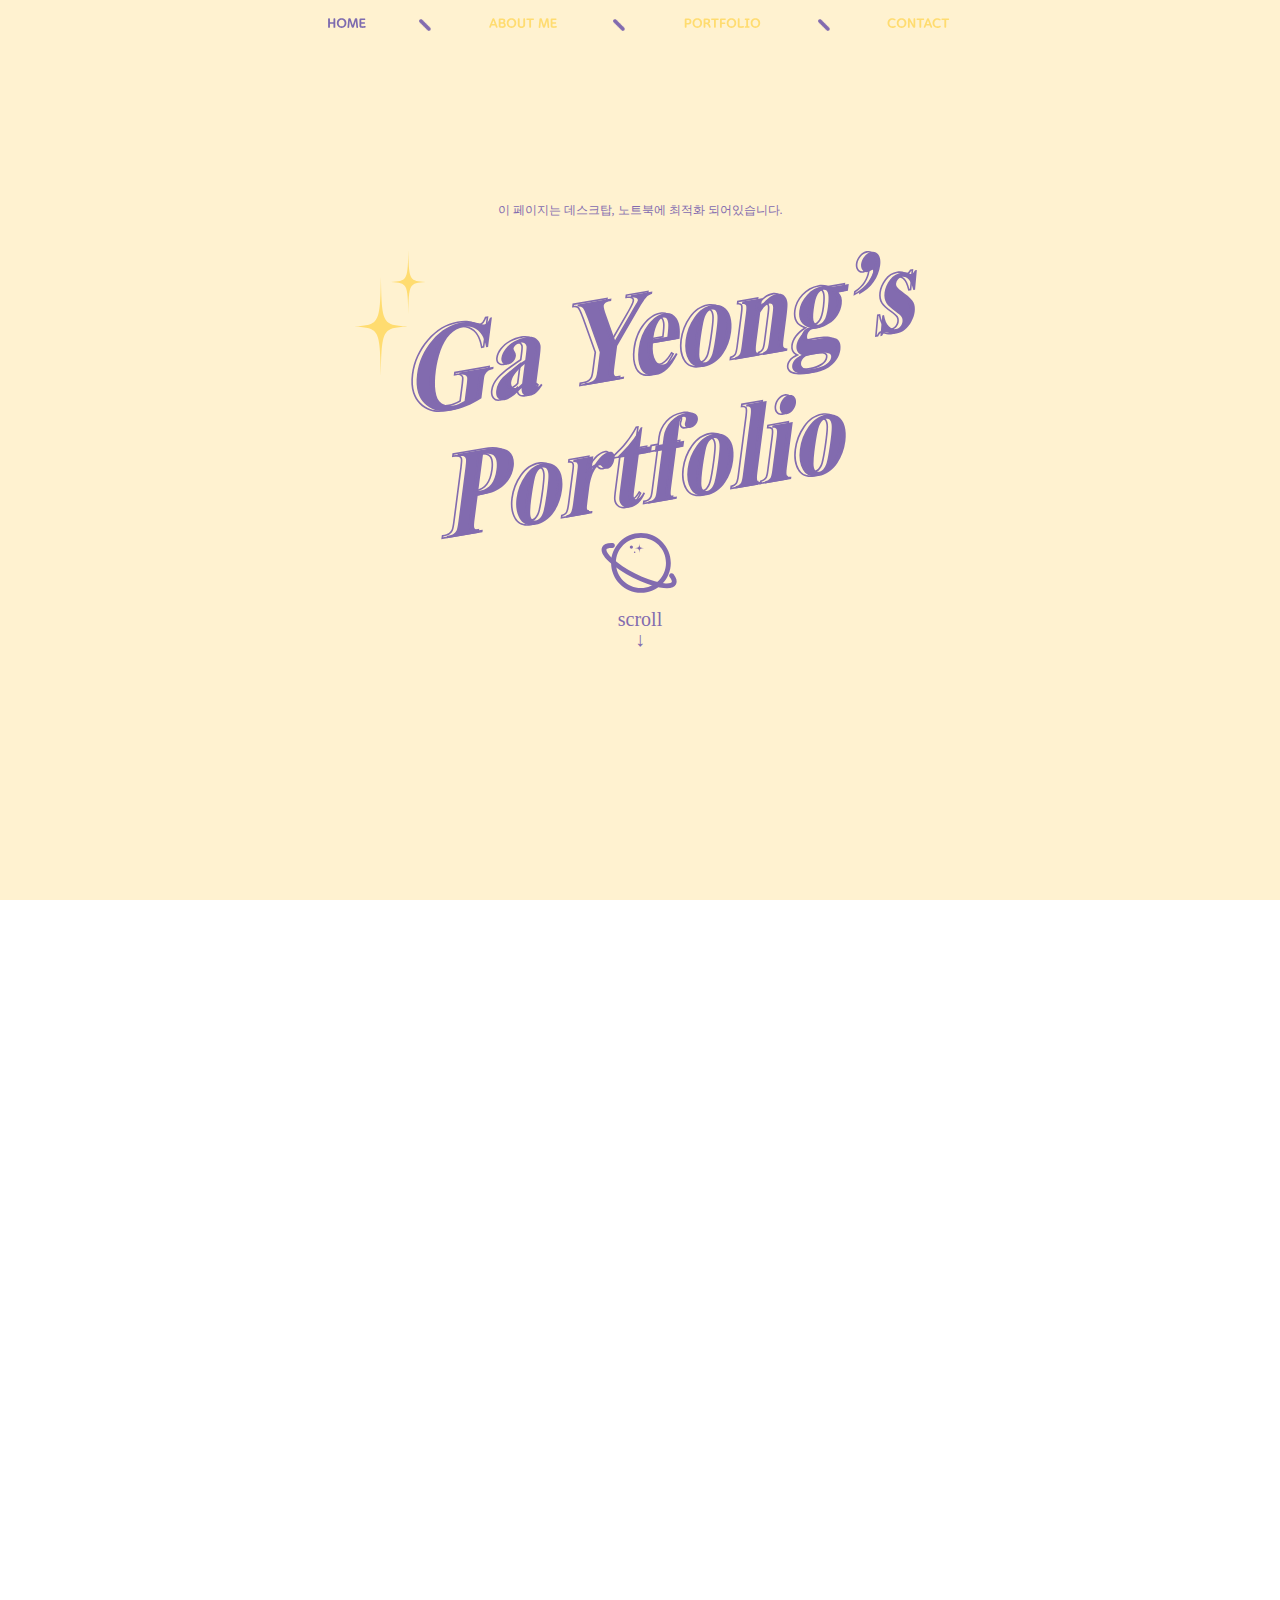
<file: portfolio/index.html>
<!DOCTYPE html>
<html lang="KR">
<head>
    <meta charset="UTF-8">
    <meta http-equiv="X-UA-Compatible" content="IE=edge">
    <meta name="viewport" content="width=device-width, initial-scale=1.0">
    <meta name="author" content="김가영">
    <link rel="stylesheet" href="css/reset.css">
    <link href="https://hangeul.pstatic.net/hangeul_static/css/nanum-square-round.css" rel="stylesheet">
    <link rel="stylesheet" href="css/slick.css">
    <link rel="stylesheet" href="css/jquery.fullpage.css">
    <link rel="stylesheet" href="css/main.css">
    <script src="js/jquery-3.6.0.min.js"></script>
    <script src="js/slick.js"></script>
    <script src="js/jquery.fullpage.js"></script>
    <script src="js/main.js"></script>
    <title>김가영의 포트폴리오</title>
    <link rel="shortcut icon" href="img/logo1.svg" type="image/x-icon">
</head>
<body>
    <!-- about 상세페이지 -->
    <div class="ab1">
        <div class="ab1Inner">
            <button class="back"><div class="hidden">뒤로가기</div></button>
            <div class="parFir">
                <div class="pic"><img src="img/about_canada.png" alt="캐나다팸"></div>
                <div class="txt">
                    <p>어딜 가든 대인관계에는 걱정이 없을 정도로 낯가림이 없고 친화력이 좋습니다.<br>                    사람이 많은 모임에 혼자 들어가서도 잘 적응하고 분위기 메이커가 되는 일도 적지 않습니다.</p>
                    <p>회사생활을 하면서 동료들과의 원만한 관계를 유지하는 것은 가장 중요한 부분 중 하나입니다. 저의 성격은 입사 후 사내 분위기에 금새 적응하는 것은 물론, 직장 동료들과 원만한 관계를 맺는 것에 어려움이 없을 것입니다.</p>
                </div>
            </div>
            <div class="parSec">
                <div class="txt">
                    <p>저에게 영향을 받아 삶을 더 열심히 살게 되었다는 친구도 있었습니다. 제가 누군가에게 좋은 영향력을 미친다는 것이 얼마나 기쁘고 보람찬 것인지 그 때 느꼈어요.</p>
                    <p>친구에게 그랬듯, 제가 더 커져서 제가 가진 선한 영향력이 더 많은 사람들에게까지 널리 퍼질 수 있는 큰 사람이 되는 것이 꿈입니다.</p>
                </div>
                <div class="pic"><img src="img/about_work.png" alt="작업중"></div>
            </div>
        </div>
    </div>
    <div class="ab2">
        <div class="ab2Inner">
            <button class="back"><span class="hidden">뒤로가기</span></button>
            <div class="parFir">
                <p>웹 디자인에 발을 들인 후, 그림보다 더 큰 코딩의 매력에 빠져 웹 퍼블리싱이라는 분야에 도착하게 되었습니다. 개인적으로 그리는 그림들을 아카이빙 하는 인스타그램 계정도 운영하고있답니다.</p>
            </div>
            <div class="draw">
                <span><a href="https://www.instagram.com/b0mv0m555/" target="_blank"><img src="img/ico_insta.png" alt="instagram">b0mv0m555</a></span>
                <div class="drawUp">
                    <div class="pic1"><img src="img/ab_art1.png" alt="1번"></div>
                    <div class="pic2"><img src="img/ab_art2.png" alt="2번"></div>
                    <div class="pic3"><img src="img/ab_art3.png" alt="3번"></div>
                </div>
                <div class="drawDo">
                    <div class="pic4"><img src="img/ab_art4.png" alt="4번"></div>
                    <div class="pic5"><img src="img/ab_art5.png" alt="5번"></div>
                    <div class="pic6"><img src="img/ab_art6.png" alt="6번"></div>
                </div>
            </div>
            <div class="parSec">
                <p>어렸을 때부터 컴퓨터와 친하게 지내서 그런지, 디자인보다도 웹퍼블리싱에 더 두각을 드러냈습니다. 퍼블리셔가 되기까지, 어쩔 수 없이 발생하는 전공자들과의 격차를 줄이기 위해 계속해서 코딩 공부, 연습을 통해 계속해서 더 발전하고 있습니다.</p>
                <p>저를 보게 되신다면 계속해서 성장하는 저를 보시면서 놀라실 겁니다.</p>
            </div>
        </div>
    </div>
    <div class="ab3">
        <div class="ab3Inner">
            <button class="back"><span class="hidden">뒤로가기</span></button>
            <div class="txt">
                <p>한 친구는 저에게 진주조개같은 사람이라고 해주었습니다.
                    <br>
                    진주는 단시간에 만들어지지 않고 긴 시간과 고통을 인내해야 하지만, 그 끝에 진주가 되었을 때 아름다운 보석이 되듯이,<br> 
                    살아오며 많은 힘든 일을 겪었고 아직은 덜 자라 아쉬운 점들도 있겠지만,<br>
                    앞으로 더 성숙한 제가 되기 위한 과정이 어둡고 넓은 바다에서 혼자 버텨내는 조개의 인생과 비슷하지 않냐고 말하면서요.<br><br>                     
                    제가 지금까지 그래왔듯, 웹 퍼블리셔로서 제가 제 몫을 다 하기 위해 항상 열정을 갖고 일할 것입니다. <br>
                    부족한 부분은 채워가고, 채워진 부분은 다듬어 가며 더 채워진 웹 퍼블리셔가 되겠습니다.</p>
            </div>
        </div>
    </div>
    <div id="fullpage">
        <div class="section home">
            <div class="homeInner">
                <h1><img src="img/portfio.svg" alt="김가영의 포트폴리오"></h1>
                <div class="scrDown">
                    <img src="img/logo1.svg" alt="로고입니다">
                    <span class="txt">scroll</span>
                    <span class="direction">↓</span>
                </div>
                <p class="fixtxt">이 페이지는 데스크탑, 노트북에 최적화 되어있습니다.</p>
            </div>
        </div>
        <div class="section about">
            <div class="aboutInner">
                <div class="leftSec">
                    <div class="profile">
                        <h3>사진이 들어갈 자리입니다</h3>
                        <p>어떤 사람도 대신 할 수 없는 당신은<br>
                            참 오묘한 한 개의 단독 우주임을<br>
                            결코 잊지 마십시오<br>
                            <br>
                            <span>- 김영천, 우주의 진리 중에서</span></p>
                    </div>
                    <div class="skills">
                        <h2><img src="img/skills.png" alt="보유스킬"></h2>
                        <div class="bar s1">
                            <p>HTML5</p>
                            <div class="outline">
                                <div class="level" style="width:95%"></div>
                            </div>
                        </div>
                        <div class="bar s2">
                            <p>CSS</p>
                            <div class="outline">
                                <div class="level" style="width:95%"></div>
                            </div>
                        </div>
                        <div class="bar s3">
                            <p>Javascript</p>
                            <div class="outline">
                                <div class="level" style="width:70%"></div>
                            </div>
                        </div>
                        <div class="bar s4">
                            <p>JQuery</p>
                            <div class="outline">
                                <div class="level" style="width:70%"></div>
                            </div>
                        </div>
                        <div class="bar s5">
                            <p>Photoshop</p>
                            <div class="outline">
                                <div class="level" style="width:90%"></div>
                            </div>
                        </div>
                        <div class="bar s6">
                            <p>Illustrator</p>
                            <div class="outline">
                                <div class="level" style="width:80%"></div>
                            </div>
                        </div>
                        <div class="bar s7">
                            <p>Figma</p>
                            <div class="outline">
                                <div class="level" style="width:80%"></div>
                            </div>
                        </div>
                        <div class="bar s8">
                            <p>Premiere Pro</p>
                            <div class="outline">
                                <div class="level" style="width:80%"></div>
                            </div>
                        </div>
                        <div class="bar s9">
                            <p>After Effect</p>
                            <div class="outline">
                                <div class="level" style="width:50%"></div>
                            </div>
                        </div>
                    </div>
                </div>
                <!-- leftSec끝 -->
                <div class="rightSec">
                    <div class="edu">
                        <h2><img src="img/education.png" alt="학력 및 대외활동"></h2>
                        <p>대우직업능력개발원 ‘반응형 웹디자인 전문가 양성과정1’ 수료</p>
                        <p>가천대학교 미디어커뮤니케이션 졸업</p>
                        <p>가천대학교 한국어문학과 졸업</p>
                    </div>
                    <div class="lice">
                        <h2><img src="img/license.png" alt="자격증"></h2>
                        <p>웹디자인 기능사</p>
                        <p>컴퓨터 그래픽스 운용기능사</p>
                        <p>GTQ 포토샵 1급</p>
                        <p>2종 보통 운전면허</p>
                    </div>
                    <div class="adv">
                        <h2><img src="img/advantages.png" alt="강점"></h2>
                        
                        <span class="bttn ad1"><a href="#"><img src="img/love.svg" alt="1">
                        <span>인간 골댕이 ENFP</span></a>
                        </span>
                        <span class="bttn ad2"><a href="#"><img src="img/enthusiasm.svg" alt="2">
                        <span>열쩡!열쩡!열쩡!</span></a></span>
                        <span class="bttn ad3"><a href="#"><img src="img/vision.svg" alt="3"><span>앞으로의 다짐</span></a></span>
                        
                    </div>
                </div>
            </div>
        </div>
        <div class="section portfolio">
            <ul class="btnSlide">
                <li class="on"><a href="javascript:;">Web</a></li>
                <li><a href="javascript:;">Mobile</a></li>
                <li><a href="javascript:;">Responsible</a></li>
                <li><a href="javascript:;">Design</a></li>
            </ul> 
            <h2 class="name webTit"><img src="img/web.png" alt="웹"></h2>
            <h2 class="name mobileTit"><img src="img/mobile.png" alt="모바일"></h2>
            <h2 class="name resTit"><img src="img/responsible.png" alt="반응형"></h2>
            <h2 class="name designTit"><img src="img/design.png" alt="디자인"></h2>
                <!-- 1페이지(웹) -->
                <div class="slick web">
                    <!-- 1-1 -->
                        <div class="wrap">
                            <div class="leftSec">
                                    <h3><img src="img/dlencLogo.png" alt="DL이앤씨로고"></h3>
                                    <a href="http://kimky9805.dothome.co.kr/01_daelim/index.html" target="_blank">바로가기</a>
                                    <ul>
                                        <li>2단 메뉴, 전체메뉴 구현</li>
                                        <li>메인 슬라이드 구현</li>
                                        <li>동영상 팝업 구현</li>
                                    </ul>
                            </div><!-- leftsec -->
                            <div class="rightSec">
                                <img src="img/mockUp_DL.png" alt="DL이앤씨 목업">
                            </div><!-- rightsec -->
                        </div>
                    <!-- 1-1 -->
                    <!-- 1-2 -->
                        <div class="wrap">
                            <div class="leftSec">
                                    <h3><img src="img/monamiLogo.svg" alt="모나미로고"></h3>
                                    <a href="http://kimky9805.dothome.co.kr/02_monami/index.html" target="_blank">바로가기</a>
                                    <ul>
                                        <li>2단 메뉴, 전체메뉴 구현</li>
                                        <li>팝업 구현</li>
                                        <li>동영상, 제품 탭 슬라이드 구현</li>
                                    </ul>
                            </div><!-- leftsec -->
                            <div class="rightSec">
                                <img src="img/mockUp_monami.png" alt="모나미 목업">
                            </div><!-- rightsec -->
                        </div>
                    <!-- 1-2 -->
                    <!-- 1-3 -->
                        <div class="wrap">
                            <div class="leftSec">
                                    <h3><img src="img/samyangLogo.png" alt="삼양식품로고"></h3>
                                    <a href="http://kimky9805.dothome.co.kr/11_samyang/index.html" target="_blank">바로가기</a>
                                    <ul>
                                        <li>2단 메뉴, 전체메뉴 구현</li>
                                        <li>제품 탭 슬라이드 구현</li>
                                        <li>iframe 삽입</li>
                                        <li>비주얼 슬라이드 구현</li>
                                    </ul>
                            </div><!-- leftsec -->
                            <div class="rightSec">
                                <img src="img/mockUp_samyang.png" alt="삼양 목업">
                            </div><!-- rightsec -->
                        </div>
                    <!-- 1-3 -->
                    <!-- 1-4 -->
                    <div class="wrap">
                        <div class="leftSec">
                                <h3><img src="img/phomeinLogo.png" alt="포메인로고"></h3>
                                <a href="http://bomvomsss.dothome.co.kr/19_phomein/index.html" target="_blank">바로가기</a>
                                <ul>
                                    <li>2단 메뉴, 전체메뉴 구현</li>
                                    <li>풀페이지 구현</li>
                                    <li>메인슬라이드 자바스크립트 구현</li>
                                </ul>
                        </div><!-- leftsec -->
                        <div class="rightSec">
                            <img src="img/mockUp_phomein.png" alt="포메인 목업">
                        </div><!-- rightsec -->
                    </div>
                </div><!-- 1-4 -->
                <!-- 1페이지끝 -->
                <!-- 2페이지(모바일)-->
                <div class="slick mobile">
                    <!-- 1-1 -->
                        <div class="wrap">
                            <div class="leftSec">
                                    <h3><img src="img/lghelloLogo.png" alt="엘지헬로비전"></h3>
                                    <a href="http://kimky9805.dothome.co.kr/08_lg(mobile)/index.html" target="_blank" onClick="window.open(this.href, '', 'width=500, height=900'); return false;">바로가기</a>
                                    <ul>
                                        <li>메인비주얼 슬라이드 구현</li>
                                        <li>제품 슬라이드 구현</li>
                                        <li>모바일 사이드메뉴 구현</li>
                                        <li>3단메뉴 구현</li>
                                    </ul>
                            </div><!-- leftsec -->
                            <div class="rightSec">
                                <img src="img/mockUp_lg.png" alt="엘지목업">
                            </div><!-- rightsec -->
                        </div>
                    <!-- 1-1 -->
                    <!-- 1-2 -->
                        <div class="wrap">
                            <div class="leftSec">
                                    <h3><img src="img/subwayLogo.png" alt="서브웨이"></h3>
                                    <a href="http://kimky9805.dothome.co.kr/07_subway(mobile)/index.html" target="_blank" onClick="window.open(this.href, '', 'width=500, height=900'); return false;">바로가기</a>
                                    <ul>
                                        <li>비주얼 슬라이드 구현</li>
                                        <li>모바일 사이드메뉴 구현</li>
                                        <li>2단메뉴 구현</li>
                                    </ul>
                            </div><!-- leftsec -->
                            <div class="rightSec">
                                <img src="img/mockUp_subway.png" alt="서브웨이 목업">
                            </div><!-- rightsec -->
                        </div>
                    <!-- 1-2 -->
                    <!-- 1-3 -->
                        
                    <!-- 1-3 -->
                </div>
                <!-- 3페이지(반응형) -->
                <div class="slick responsible">
                    <!-- 1-1 -->
                        <div class="wrap">
                            <div class="leftSec">
                                    <h3><img src="img/hyndaiLogo.png" alt="현대글로비스"></h3>
                                    <a href="http://kimky9805.dothome.co.kr/14_hyundai/index.html" target="_blank">바로가기</a>
                                    <ul>
                                        <li>메인비주얼 동영상 구현</li>
                                        <li>공지사항 슬라이드 구현</li>
                                        <li>스크롤 자바스크립트 구현</li>
                                    </ul>
                            </div><!-- leftsec -->
                            <div class="rightSec">
                                <img src="img/mockup_hyundai.png" alt="현대글로비스">
                            </div><!-- rightsec -->
                        </div>
                    <!-- 1-1 -->
                    <!-- 1-2 -->
                        
                    <!-- 1-2 -->
                    <!-- 1-3 -->
                        
                    <!-- 1-3 -->
                </div>
                <!-- 3페이지끝 -->
                <!-- 4페이지(디자인) -->
                <div class="slick design">
                    <!-- 1-1 -->
                    <div class="designDiv page1">
                        <h3>배너디자인</h3>
                        <div class="oren">
                            <div class="ban1">
                                <span class="hidden">배너1</span>
                            </div>
                            <div class="ban2">
                                <span class="hidden">배너2</span>
                            </div>
                            <div class="ban3">
                                <span class="hidden">배너3</span>
                            </div>
                        </div>
                    </div><!-- 1-1 -->
                    <!-- 1-2 -->
                    <div class="designDiv page2">
                        <h3>랜딩페이지 디자인</h3>
                        <div class="orren">
                            <a href="img/my_landing.jpg" target="_blank"><span class="hidden">랜딩</span></a>
                        </div>
                    </div><!-- 1-2 -->
                    <!-- 1-3 -->
                    <div class="designDiv page3">
                        <h3>웹, 앱 디자인 시안</h3>
                        <div class="orrren">
                            <div class="sian1">
                                <p>오늘의집
                                    <br>스토어버전
                                </p>
                                <a href="img/todayhouse.jpg" target="_blank">
                                    <span class="hidden">오늘의집</span>
                                </a>
                            </div>
                            <div class="sian2">
                                <p>오설록 리디자인</p>
                                <div class="osulloc">
                                    <a href="img/pc_osulloc.jpg" target="_blank" class="mO"><span class="hidden">오설록PC</span></a>
                                    <a href="img/mobile_osulloc.jpg" target="_blank" class="pO"><span class="hidden">오설록모바일</span></a>
                                </div>
                            </div>
                        </div>
                    </div><!-- 1-3 -->
                </div>
                <!-- 4페이지끝 -->
        
        </div><!--포트폴리오끝-->

        <div class="section contact">
            <div class="contactInner">
                <h2><img src="img/contact.png" alt="컨택트"></h2>
                <div class="left">
                    <ul class="add">
                        <li><img src="img/ico_phone.png" alt="휴대전화"><span>010-9981-4370</span></li>
                        <li><img src="img/ico_email.png" alt="휴대전화"><span>doit772@naver.com</span></li>
                    </ul>
                    <h3>계속 성장하는 웹퍼블리셔가 되겠습니다.</h3>
                    <p>모든 작품들은 개인 포트폴리오 용으로 제작되었으며, 해당 기업과 연관이 없습니다.</p>
                </div>
                <div class="right">
                    <div class="me"><img src="img/20201224_175629104_iOS.jpg" alt="사진이었던것"></div>
                    <ul class="color">
                        <li><span class="cir"></span>#826BAF</li>
                        <li><span class="cir"></span>#FFDC70</li>
                        <li><span class="cir"></span>#333333</li>
                    </ul>
                </div>
            </div>
            <div id="goTop"><a href="#"><img src="img/toTop.svg" alt="맨위로"></a></div>
        </div>
    </div>
</body>

</html>
</file>
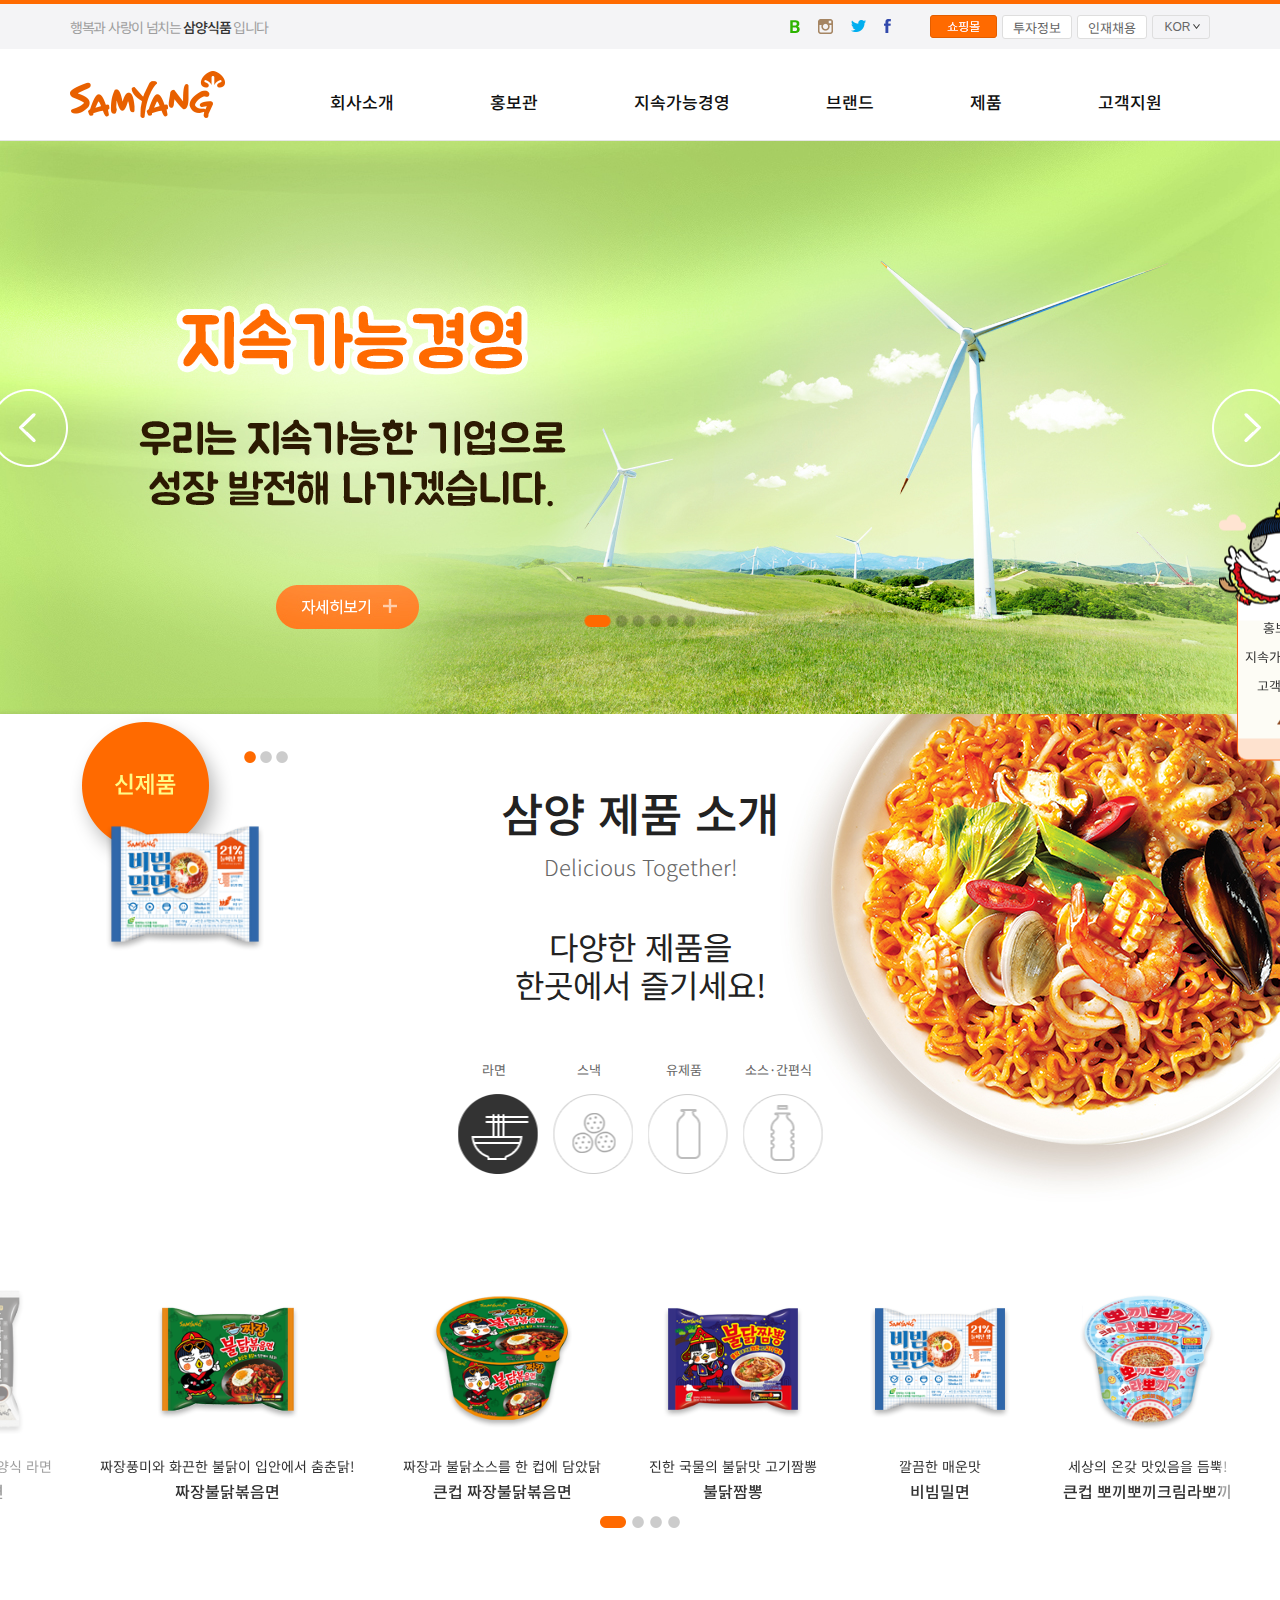
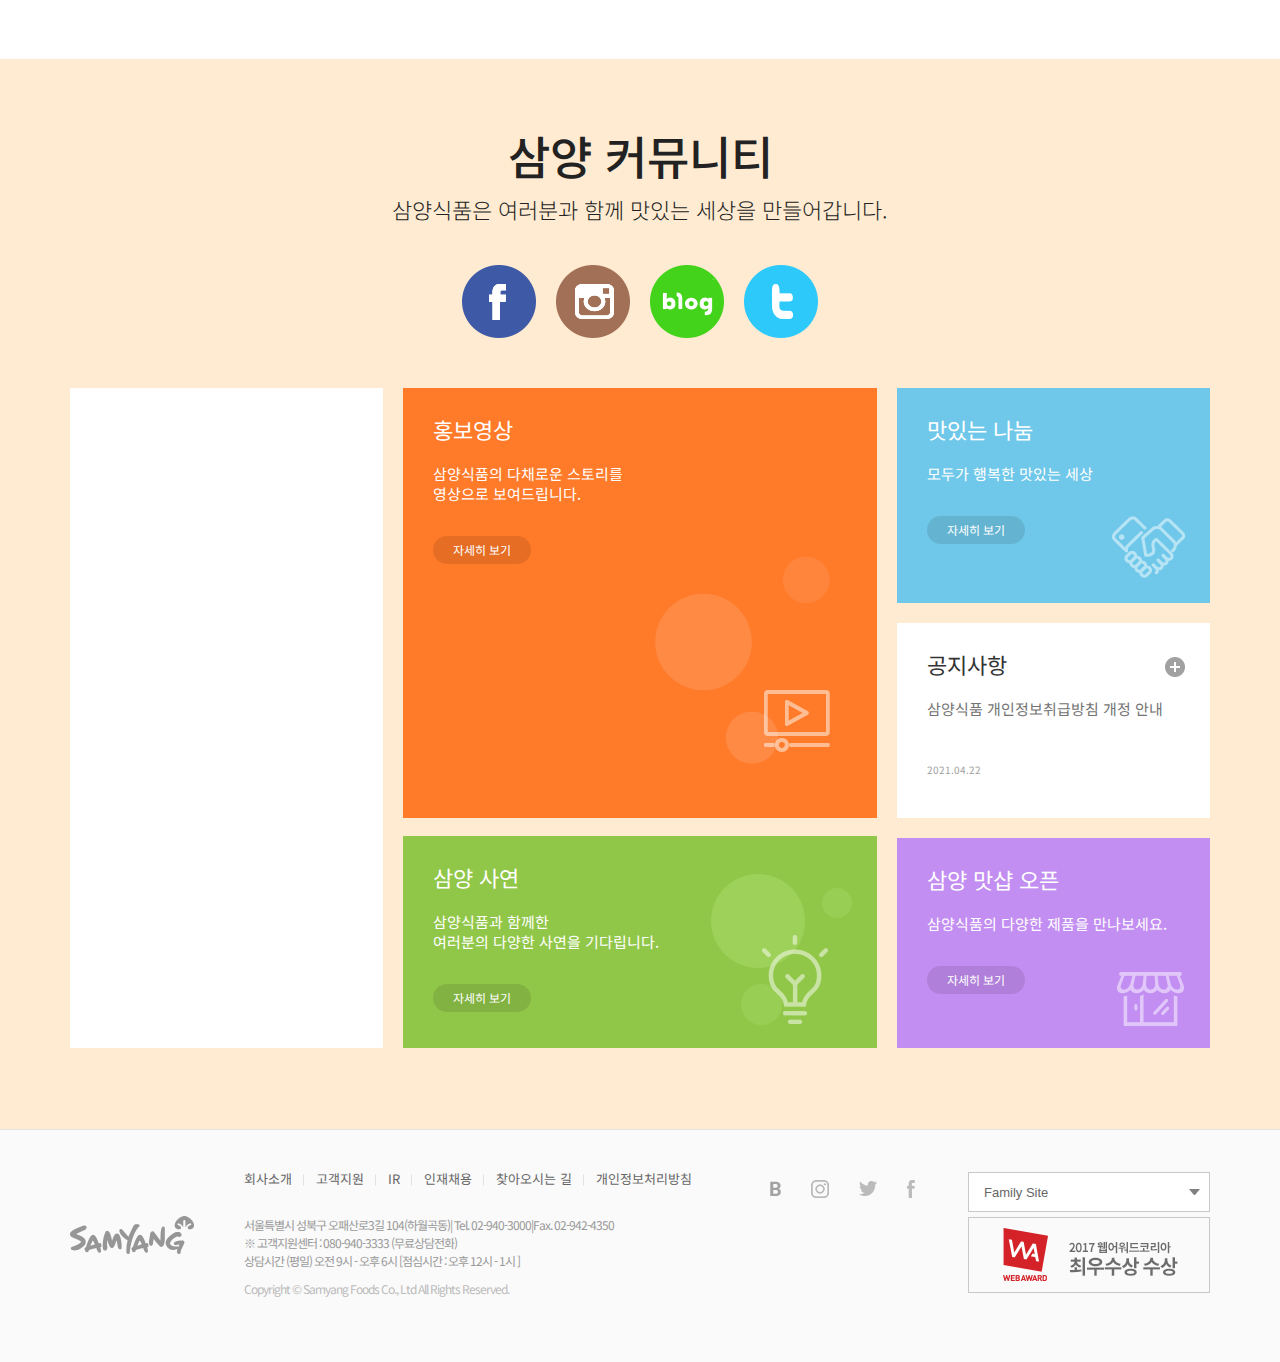
<file: samyang/index.html>
<!DOCTYPE html>
<html lang="KOR">
<head>
    <meta charset="UTF-8">
    <meta http-equiv="X-UA-Compatible" content="IE=edge">
    <meta name="viewport" content="width=device-width, initial-scale=1.0">
    <link rel="shortcut icon" href="img/favicon.ico">
    <title>삼양식품</title>
    <link rel="stylesheet" href="css/reset.css">
    <link rel="preconnect" href="https://fonts.googleapis.com">
    <link rel="preconnect" href="https://fonts.gstatic.com" crossorigin>
    <link href="https://fonts.googleapis.com/css2?family=Noto+Sans+KR:wght@100;300;400;500;700;900&display=swap" rel="stylesheet">
    <link rel="stylesheet" href="css/slick.css">
    <link rel="stylesheet" href="css/main.css">
    <script src="js/jquery-3.6.0.min.js"></script>
    <script src="js/slick.js"></script>
    <script src="js/main.js"></script>
</head>
<body>
    <header id="header">
        <div class="h_top">
            <div class="ht_inner">
                <p>행복과 사랑이 넘치는 <strong>삼양식품</strong> 입니다</p>
                <div class="ht_util">
                    <ul class="ht_sns">
                        <li><a href="#"><img src="img/ico_sns_blog.png" alt="블로그"></a></li>
                        <li><a href="#"><img src="img/ico_sns_insta.png" alt="인스타그램"></a></li>
                        <li><a href="#"><img src="img/ico_sns_twitter.png" alt="트위터"></a></li>
                        <li><a href="#"><img src="img/ico_sns_facebook.png" alt="페이스북"></a></li>
                    </ul>
                    <ul class="ht_btn">
                        <li><a href="#"><img src="img/gnb_shop.gif" alt="쇼핑몰"></a></li>
                        <li><a href="#">투자정보</a></li>
                        <li><a href="#">인재채용</a></li>
                        <li>
                            <button>KOR</button>
                            <ul class="lang">
                                <li><a href="#">KOR</a></li>
                                <li><a href="#">ENG</a></li>
                                <li><a href="#">CHN</a></li>
                            </ul>
                        </li>
                    </ul>
                </div>
            </div>
        </div>
        <div class="h_bottom">
            <div class="hb_inner">
                <h1><a href="index.html"><img src="img/logo (1).png" alt="삼양로고"></a></h1>
                <ul class="gnb">
                    <li>
                        <a href="#">회사소개</a>
                        <ul class="depth2">
                            <li><a href="#">삼양식품</a></li>
                            <li><a href="#">지주사</a></li>
                            <li><a href="#">계열사</a></li>
                            <li><a href="#">해외법인</a></li>
                            <li><a href="#">공장</a></li>
                            <li><a href="#">오시는길</a></li>
                        </ul>
                    </li>
                    <li>
                        <a href="#">홍보관</a>
                        <ul class="depth2">
                            <li><a href="#">삼양소식</a></li>
                            <li><a href="#">홍보영상</a></li>
                            <li><a href="#">호치와친구들</a></li>
                            <li><a href="#">음원/영상</a></li>
                            <li><a href="#">앰버서더</a></li>
                            <li><a href="#">삼양역사관</a></li>
                            <li><a href="#">삼양사연</a></li>
                            <li><a href="#">레시피</a></li>
                        </ul>
                    </li>
                    <li><a href="#">지속가능경영</a>
                        <ul class="depth2">
                            <li><a href="#">안전보견환경</a></li>
                            <li><a href="#">윤리·인권경영</a></li>
                            <li><a href="#">소비자중심경영</a></li>
                            <li><a href="#">사회공헌</a></li>
                            <li><a href="#">지배구조</a></li>
                        </ul>
                    </li>
                    <li><a href="#">브랜드</a>
                        <ul class="depth2">
                            <li><a href="#">삼양라면</a></li>
                            <li><a href="#">불닭볶음면</a></li>
                            <li><a href="#">짜짜로니</a></li>
                            <li><a href="#">별뽀빠이</a></li>
                            <li><a href="#">삼양유기농우유</a></li>
                        </ul>
                    </li>
                    <li><a href="#">제품</a>
                        <ul class="depth2">
                            <li><a href="#">라면</a></li>
                            <li><a href="#">스낵</a></li>
                            <li><a href="#">유제품</a></li>
                            <li><a href="#">소스·간편식</a></li>
                        </ul>
                    </li>
                    <li><a href="#">고객지원</a>
                        <ul class="depth2">
                            <li><a href="#">고객만족센터</a></li>
                            <li><a href="#">고객문의</a></li>
                            <li><a href="#">FAQ</a></li>
                        </ul>
                    </li>
                </ul>
            </div>
        </div>
    </header>
    <main>
        <!-- 메인슬라이드부분 -->
        <div class="visual">
            <div class="v1"><a href="#"></a></div>
            <div class="v2"><a href="#"></a></div>
            <div class="v3"><a href="#"></a></div>
            <div class="v4"><a href="#"></a></div>
            <div class="v5"><a href="#"></a></div>
            <div class="v6"><a href="#"></a></div>
        </div>
        
        <div class="nav_wrap">
            <ul class="nav">
                <li><a href="#">홍보관</a></li>
                <li><a href="#">지속가능경영</a></li>
                <li><a href="#">고객지원</a></li>
            </ul>
            <div class="arrow"><a href="#header"><span class="hidden">TOP</span></a></div>
        </div>

        <div class="section1">
            <div class="se1_inner">
                    <h2>삼양 제품 소개</h2>
                    <p>Delicious Together!</p>
                    <h3>다양한 제품을<br>
                        한곳에서 즐기세요!</h3>
                        <!-- 신메뉴 미니슬라이드 -->

                    <div class="miniwrap">
                        <div class="newSlide">
                            <div><a href="#">
                                <img src="img/minislide/20220218181423330728.png" alt="1">
                            </a></div>
                            <div><a href="#">
                                <img src="img/minislide/20220317165204436746.png" alt="2">
                            </a></div>
                            <div><a href="#">
                                <img src="img/minislide/20220318134530374750.png" alt="3">
                            </a></div>
                        </div>
                    </div>    
                <!-- tab버튼 -->
                    <ul class="food">
                        <li class="on"><span>라면</span><a href="#">라면류</a></li>
                        <li><span>스낵</span><a href="#">스낵류</a></li>
                        <li><span>유제품</span><a href="#">유제품류</a></li>
                        <li><span>소스·간편식</span><a href="#">소스·간편식</a></li>
                    </ul>
                    <!-- tab슬라이드 4개 묶은 박스 -->
                    <div class="tab_slide">
                        <div class="cover-left"></div>
                        <div class="cover-right"></div>
                        <div class="ramen slideList">
                            <div><a href="#">
                                <img src="img/slide-ramen/20220706174905892040.png" alt="라면">
                                <p>여름 한정판 이색 보양식 라면</p>
                                <h4>흑삼계탕면</h4>
                            </a></div>
                            <div><a href="#">
                                <img src="img/slide-ramen/20220708142613137050.png" alt="라면">
                                <p>짜장풍미와 화끈한 불닭이 입안에서 춤춘닭!</p>
                                <h4>짜장불닭볶음면</h4>
                            </a></div>
                            <div><a href="#">
                                <img src="img/slide-ramen/20220318134530374750.png" alt="라면">
                                <p>짜장과 불닭소스를 한 컵에 담았닭</p>
                                <h4>큰컵 짜장불닭볶음면</h4>
                            </a></div>
                            <div><a href="#">
                                <img src="img/slide-ramen/20220317165204436746.png" alt="라면">
                                <p>진한 국물의 불닭맛 고기짬뽕</h3>
                                <h4>불닭짬뽕</h4>
                            </a></div>
                            <div><a href="#">
                                <img src="img/slide-ramen/20220218181423330728.png" alt="라면">
                                <p>깔끔한 매운맛</p>
                                <h4>비빔밀면</h4>
                            </a></div>
                            <div><a href="#">
                                <img src="img/slide-ramen/20211222103336934627.png" alt="라면">
                                <p>세상의 온갖 맛있음을 듬뿍!</p>
                                <h4>큰컵 뽀끼뽀끼크림라뽀끼</h4>
                            </a></div>
                            <div><a href="#">
                                <img src="img/slide-ramen/20211129143003684605.png" alt="라면">
                                <p>누구나 즐기는 러블리한 매운맛</p>
                                <h4>러블리핫불닭볶음면</h4>
                            </a></div>
                            <div><a href="#">
                                <img src="img/slide-ramen/20211229111106235644.png" alt="라면">
                                <p>깔끔하고 진한 매운맛</p>
                                <h4>삼양라면 매운맛</h4>
                            </a></div>
                            <div><a href="#">
                                <img src="img/slide-ramen/20211229111321108648.png" alt="라면">
                                <p>더 깊고 진해진 라면의 원조</p>
                                <h4>삼양라면 오리지널</h4>
                            </a></div>
                            <div><a href="#">
                                <img src="img/slide-ramen/20210916135757171017.png" alt="라면">
                                <p>풍부해진 짜장의 맛</p>
                                <h4>짜짜로니</h4>
                            </a></div>
                        </div>
                        <div class="snack slideList">
                            <div><a href="#">
                                <img src="img/slide-snack/20220629150609110030.png" alt="스낵">
                                <p>달콤하고 바삭한 시나몬 츄러스맛</p>
                                <h4>츄러스짱구</h4>
                            </a></div>
                            <div><a href="#">
                                <img src="img/slide-snack/20220525173222381993.png" alt="스낵">
                                <p>향긋하고 바삭한 바질 베이글칩</p>
                                <h4>페어링바이츠 바질 베이글칩</h4>
                            </a></div>
                            <div><a href="#">
                                <img src="img/slide-snack/20220525172412290989.png" alt="스낵">
                                <p>고소하고 바삭한 통밀 베이글칩</p>
                                <h4>페어링바이츠 통밀 베이글칩</h4>
                            </a></div>
                            <div><a href="#">
                                <img src="img/slide-snack/20220506121321925910.png" alt="스낵">
                                <p>달콤한 고구마가 사르르</p>
                                <h4>사또밥 꿀버터고구마맛</h4>
                            </a></div>
                            <div><a href="#">
                                <img src="img/slide-snack/20220217104427168724.png" alt="스낵">
                                <p>삼양라면의 깊은맛을 손쉽게 바사삭!</p>
                                <h4>삼양라면스낵</h4>
                            </a></div>
                            <div><a href="#">
                                <img src="img/slide-snack/20210512140808185397.png" alt="스낵">
                                <p>자연을 담은 부드러운</p>
                                <h4>곡물치즈롤</h4>
                            </a></div>
                            <div><a href="#">
                                <img src="img/slide-snack/20210315100706124333.png" alt="스낵">
                                <p>달콤하게 사르르~</p>
                                <h4>사또밥</h4>
                            </a></div>
                            <div><a href="#">
                                <img src="img/slide-snack/20210512112806949389.png" alt="스낵">
                                <p>ORIGINAL 최초의 짱구</p>
                                <h4>짱구</h4>
                            </a></div>
                            <div><a href="#">
                                <img src="img/slide-snack/20210916170818736021.png" alt="스낵">
                                <p>국내 최초 라면과자</p>
                                <h4>별뽀빠이</h4>
                            </a></div>
                        </div>
                        <div class="milk slideList">
                            <div><a href="#">
                                <img src="img/slide-milk/20190424142947367015.png" alt="유제품">
                                <p>유기농원유 100%</p>
                                <h4>삼양목장유기농우유 750ml</h4>
                            </a></div>
                            <div><a href="#">
                                <img src="img/slide-milk/20190424143008506019.png" alt="유제품">
                                <p>유기농원유 100%</p>
                                <h4>삼양목장유기농우유 200ml</h4>
                            </a></div>
                        </div>
                        <div class="sauce slideList">
                            <div><a href="#">
                                <img src="img/slide-sauce/20220819151816265005.png" alt="소스·간편식">
                                <p>불닭과 마라의 화끈얼얼한 맛</p>
                                <h4>마라불닭납작당면</h4>
                            </a></div>
                            <div><a href="#">
                                <img src="img/slide-sauce/20220720151727621009.png" alt="소스·간편식">
                                <p>정통 커리에 불닭소스의 매콤함 더해</p>
                                <h4>불닭렌당커리</h4>
                            </a></div>
                            <div><a href="#">
                                <img src="img/slide-sauce/20220720150808984005.png" alt="소스·간편식">
                                <p>정통 커리에 불닭소스의 매콤함 더해</p>
                                <h4>불닭마크니커리</h4>
                            </a></div>
                            <div><a href="#">
                                <img src="img/slide-sauce/20220720143800269001.png" alt="소스·간편식">
                                <p>정통 커리에 불닭소스의 매콤함 더해</p>
                                <h4>불닭빈달루커리</h4>
                            </a></div>
                            <div><a href="#">
                                <img src="img/slide-sauce/20220406134603816776.png" alt="소스·간편식">
                                <p>쫄깃탱글하게 씹히는 매운맛!</p>
                                <h4>불닭납작당면</h4>
                            </a></div>
                            <div><a href="#">
                                <img src="img/slide-sauce/20220317161240830742.png" alt="소스·간편식">
                                <p>깔끔한 매운맛의 저지방소스</p>
                                <h4>불닭스리라차</h4>
                            </a></div>
                            <div><a href="#">
                                <img src="img/slide-sauce/20210729112410780041.png" alt="소스·간편식">
                                <p>내가 찾던 완벽한 K-로제</p>
                                <h4>로제불닭떡볶이</h4>
                            </a></div>
                            <div><a href="#">
                                <img src="img/slide-sauce/20210729105921583037.png" alt="소스·간편식">
                                <p>내가 찾던 완벽한 K-로제</p>
                                <h4>로제불닭납작당면</h4>
                            </a></div>
                            <div><a href="#">
                                <img src="img/slide-sauce/20210706144607858016.png" alt="소스·간편식">
                                <p>온가족이 즐기는 만능양념장</p>
                                <h4>불닭맛장</h4>
                            </a></div>
                            <div><a href="#">
                                <img src="img/slide-sauce/20210625141834795003.png" alt="소스·간편식">
                                <p>양 걱정 없이 마음껏 즐기는!</p>
                                <h4>자이언트 불닭소스</h4>
                            </a></div>
                        </div>
                    </div>
            </div>
        </div>
        <div class="section2">
            <div class="se2_inner">
                <div class="txt2">
                    <h2>삼양 커뮤니티</h2>
                    <p>삼양식품은 여러분과 함께 맛있는 세상을 만들어갑니다.</p>
                    <div class="main_sns">
                        <a href="#"><img src="img/ico_facebook.png" alt="페이스북"></a>
                        <a href="#"><img src="img/ico_insta.png" alt="인스타그램"></a>
                        <a href="#"><img src="img/ico_blog.png" alt="블로그"></a>
                        <a href="#"><img src="img/ico_twitter.png" alt="트위터"></a>
                    </div>
                </div>
                <div class="s2_box">
                    <div class="box1">
                        <iframe src="https://www.facebook.com/v10.0/plugins/page.php?adapt_container_width=true&app_id=&channel=https%3A%2F%2Fstaticxx.facebook.com%2Fx%2Fconnect%2Fxd_arbiter%2F%3Fversion%3D46%23cb%3Df3e8e558ed8cbc8%26domain%3Dwww.samyangfoods.com%26is_canvas%3Dfalse%26origin%3Dhttps%253A%252F%252Fwww.samyangfoods.com%252Ff34083429c0f478%26relation%3Dparent.parent&container_width=253&height=623&hide_cover=false&href=https%3A%2F%2Fwww.facebook.com%2Fsamyangfoods%2F&locale=ko_KR&sdk=joey&show_facepile=true&small_header=false&tabs=timeline&width=253" frameborder="0"></iframe>
                    </div>
                    <div class="box2">
                        <div class="box2_1">
                            <h3>홍보영상</h3>
                            <p>삼양식품의 다채로운 스토리를<br>
                                영상으로 보여드립니다.</p>
                            <span><a href="#">자세히 보기</a></span>
                        </div>
                        <div class="box2_2">
                            <h3>삼양 사연</h3>
                            <p>삼양식품과 함께한<br>
                            여러분의 다양한 사연을 기다립니다.</p>
                            <span><a href="#">자세히 보기</a></span>
                        </div>
                    </div>
                    <div class="box3">
                        <div class="box3_1">
                            <h3>맛있는 나눔</h3>
                            <p>모두가 행복한 맛있는 세상</p>
                            <span><a href="#">자세히 보기</a></span>
                        </div>
                        <div class="box3_2" usemap="#notice">
                            <h3>공지사항</h3>
                            <a href="#"><img src="img/btn_notice.png" alt="공지사항"></a>
                            <p>삼양식품 개인정보취급방침 개정 안내</p>
                            <em>2021.04.22</em>
                        </div>
                        <div class="box3_3">
                            <h3>삼양 맛샵 오픈</h3>
                            <p>삼양식품의 다양한 제품을 만나보세요.</p>
                            <span><a href="#">자세히 보기</a></span>
                        </div>
                    </div>
                </div>
            </div>
        </div>
    </main>
    <footer>
        <div class="f_inner">
            <div class="f_left">
                <h2><img src="img/logo2.png" alt="삼양로고"></a></h2>
                <div class="f_txt">
                    <ul class="company">
                        <li><a href="#">회사소개</a></li>
                        <li><a href="#">고객지원</a></li>
                        <li><a href="#">IR</a></li>
                        <li><a href="#">인재채용</a></li>
                        <li><a href="#">찾아오시는 길</a></li>
                        <li><a href="#">개인정보처리방침</a></li>
                    </ul>
                    <address>
                        서울특별시 성북구 오패산로3길 104(하월곡동)| Tel. 02-940-3000|Fax. 02-942-4350<br>
                        ※ 고객지원센터 : 080-940-3333 (무료상담전화)<br>
                        상담시간 (평일) 오전 9시 - 오후 6시 [점심시간 : 오후 12시 - 1시 ]
                        <span>Copyright © Samyang Foods Co., Ltd All Rights Reserved.</span>
                    </address>
                </div>
            </div>
            <div class="f_right">
                <ul class="fr_sns">
                    <li><a href="#"><img src="img/ico_sns_blog2.png" alt="블로그"></a></li>
                    <li><a href="#"><img src="img/ico_sns_insta2.png" alt="인스타그램"></a></li>
                    <li><a href="#"><img src="img/ico_sns_twitter2.png" alt="트위터"></a></li>
                    <li><a href="#"><img src="img/ico_sns_facebook2.png" alt="페이스북"></a></li>
                </ul>
                <div class="riright">
                    <div class="family">
                        <button>Family Site</button>
                        <ul class="fs_d2">
                            <li><a href="#">삼양맛샵</a></li>
                            <li><a href="#">삼양목장</a></li>
                            <li><a href="#">제주우유</a></li>
                        </ul>
                    </div>
                    <img src="img/award_2017.jpg" alt="수상">
                </div>
            </div>
        </div>
    </footer>

</body>
</html>
</file>
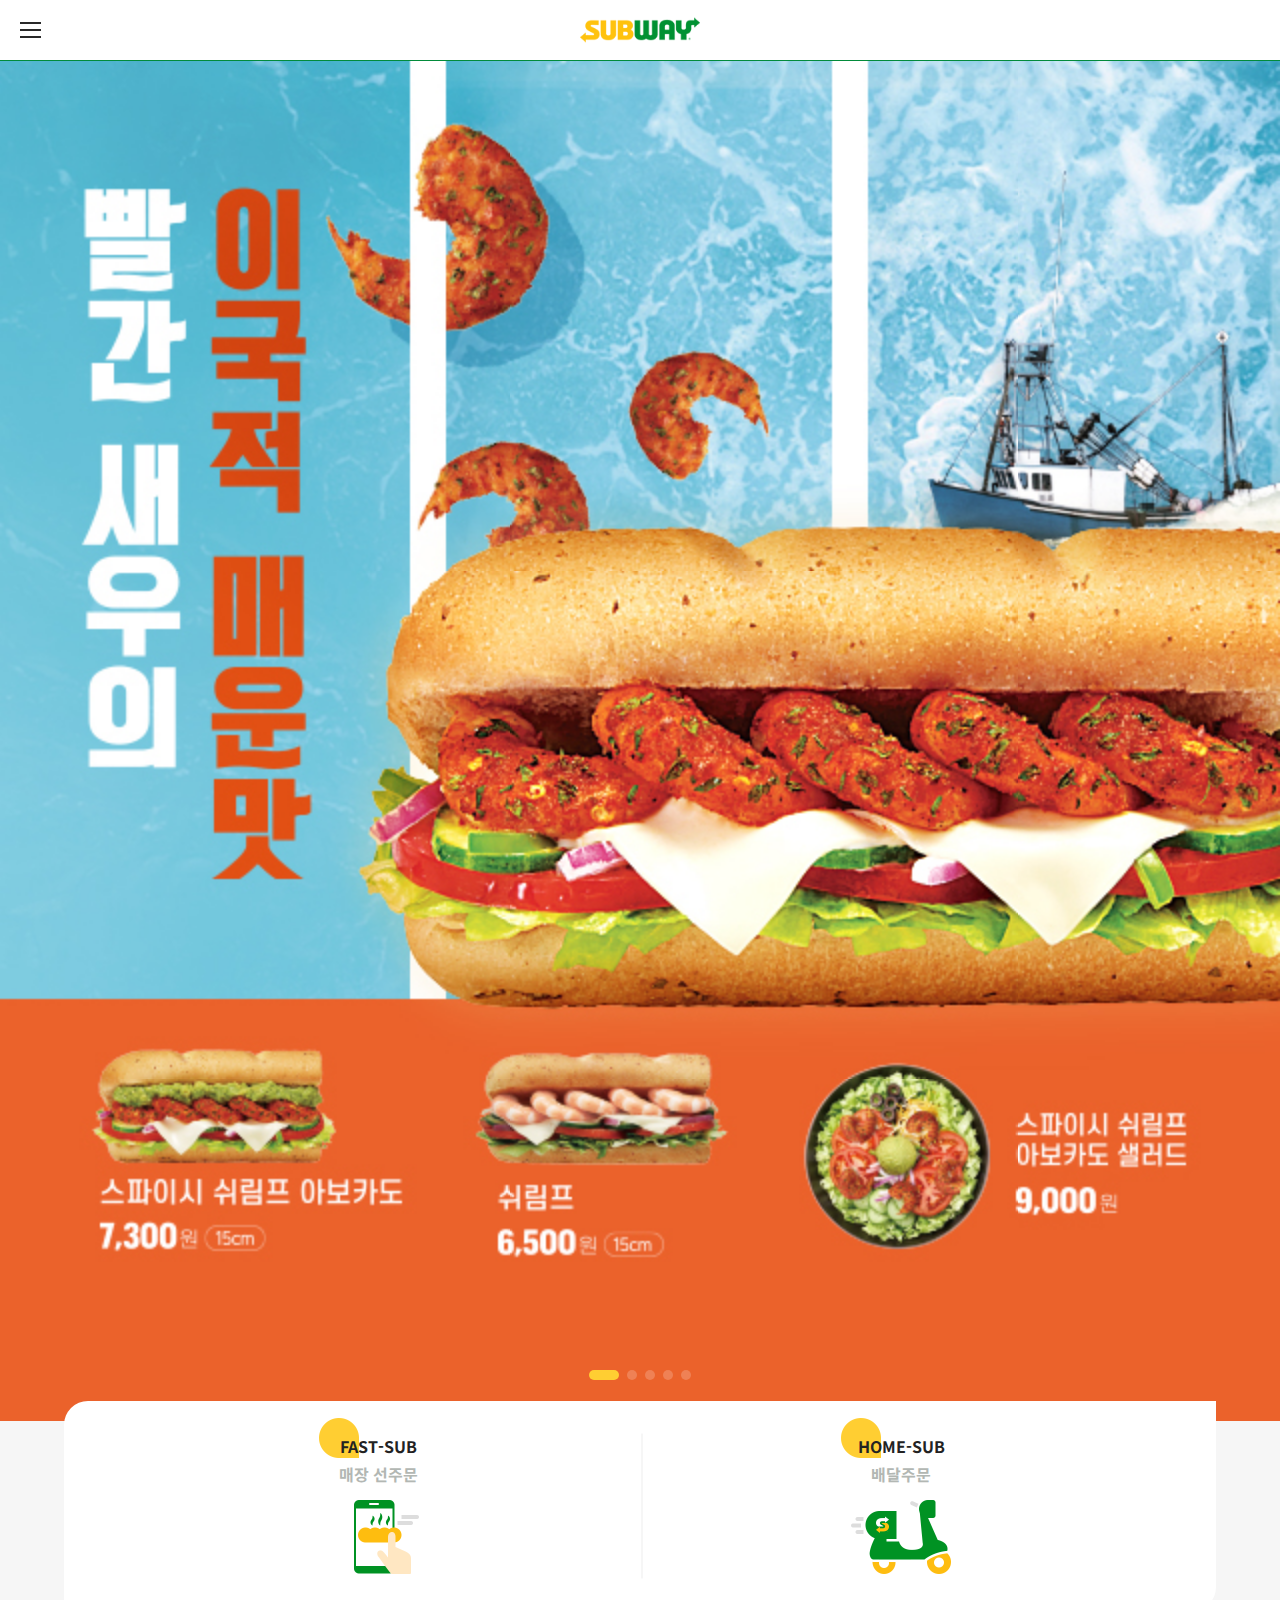
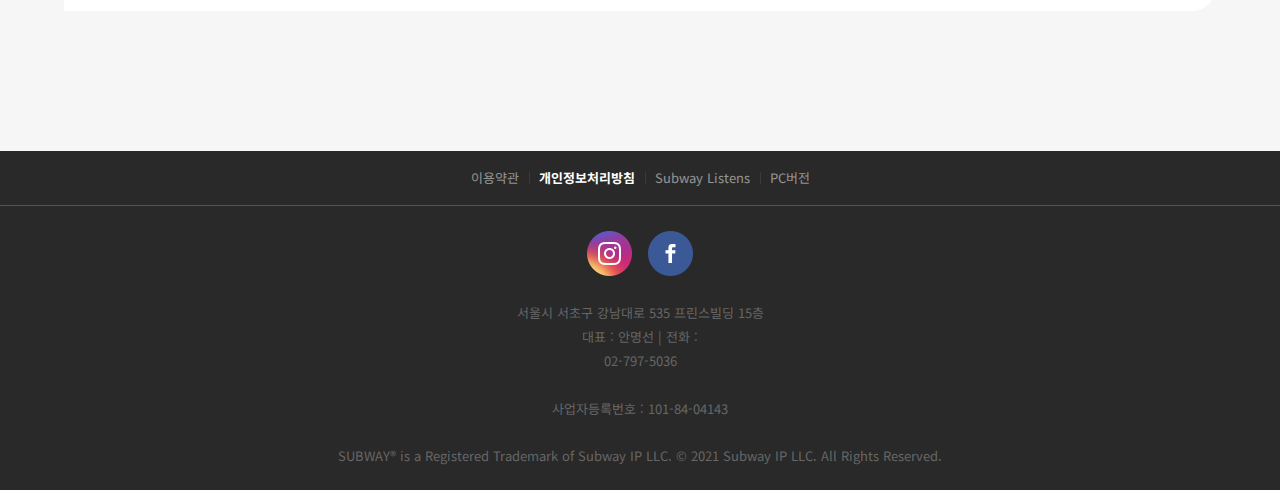
<file: subway(mobile)/index.html>
<!DOCTYPE html>
<html lang="ko">
<head>
    <meta charset="UTF-8">
    <meta http-equiv="X-UA-Compatible" content="IE=edge">
    <meta name="viewport" content="width=device-width, initial-scale=1.0">
    <title>서브웨이</title>
    <link rel="stylesheet" href="css/reset.css">
    <!-- font -->
    <link rel="preconnect" href="https://fonts.googleapis.com">
    <link rel="preconnect" href="https://fonts.gstatic.com" crossorigin>
    <link href="https://fonts.googleapis.com/css2?family=Noto+Sans+KR:wght@100;300;400;500;700;900&display=swap" rel="stylesheet">
    <link rel="stylesheet" href="https://cdn.jsdelivr.net/npm/swiper@8/swiper-bundle.min.css"/>
    <link rel="shortcut icon" href="img/subway_favicon.ico" type="image/x-icon">
    <link rel="stylesheet" href="css/main.css">
    <script src="js/jquery-3.6.0.min.js"></script>
    <script src="https://cdn.jsdelivr.net/npm/swiper@8/swiper-bundle.min.js"></script>
    <script src="js/main.js"></script>
</head>
<body>
    <div class="sideMenu">
    <div class="sideWrap">
        <div class="sideInner">
            <div class="sideUtil">
                <div class="utill">
                    <a class="logo" href="javascript:;"><span class="blind">SUBWAY</span></a>
                    <a class="setting" href="/setting"><span class="blind">설정</span></a>
                    <button class="mClose"><span class="blind">사이드메뉴 닫기</span></a>
                </div>
                <div class="signout">
                    <p class="info">로그인 해주세요.<br/>아직 회원이 아니신가요?</p>
                    <div class="btns">
                        <a class="btn btn_signin" href="javascript:;"><span>로그인</span></a>
                        <a class="btn btn_join" href="javasctipt:;"><span>회원가입</span></a>
                    </div>
                </div><!--signout-->
            </div><!--sideutil-->
            <div class="sideQuick">
                <ul>
                    <li>
                        <a class="bt_menu" href="javascript:;">
                            <i class="icon"><img alt="icon" src="img/quick_01_fast.png" /></i>
                            <span>FAST-SUB</span>
                        </a>
                    </li>
                    <li>
                        <a class="bt_menu" href="javascript:;">
                            <i class="icon"><img alt="icon" src="img/quick_02_home.png" /></i>
                            <span>HOME-SUB</span>
                        </a>
                    </li>
                    <li>
                        <a class="bt_menu" href="javascript:;">
                            <i class="icon"><img alt="icon" src="img/quick_03_group.png" /></i>
                            <span>단체주문</span>
                        </a>
                    </li>
                    <li>
                        <a class="bt_menu" href="javascript:;">
                            <i class="icon"><img alt="icon" src="img/quick_04_subcard.png" /></i>
                            <span>써브카드</span>
                        </a>
                    </li>
                    <li>
                        <a class="bt_menu" href="javascript:;">
                            <i class="icon"><img alt="icon" src="img/quick_06_coupon.png" /></i>
                            <span>쿠폰</span>
                        </a>
                    </li>
                    <li>
                        <a class="bt_menu" href="javascript:;">
                            <i class="icon"><img alt="icon" src="img/quick_05_gift.png" /></i>
                            <span>e-Gift</span>
                        </a>
                    </li>
                </ul>
            </div><!--sideQuick-->
            <nav id="gnb">
                <ul>
                    <li>
                        <a class="dp1" href="javascript:;">
                        <span class="icon"><img alt="menu" src="img/icon_app_gnb_menu.png"></span>메뉴소개</a>
                        <ul class="dp2">
                            <li><a href="javascript:;">샌드위치</a></li>
                            <li><a href="javascript:;">랩ㆍ기타</a></li>
                            <li><a href="javascript:;">샐러드</a></li>
                            <li><a href="javascript:;">아침메뉴</a></li>
                            <li><a href="javascript:;">스마일 썹</a></li>
                            <li><a href="javascript:;">단체메뉴</a></li>
                        </ul>
                    </li>
                    <li>
                        <a class="dp1" href="javascript:;"><span class="icon"><img alt="" src="img/icon_app_gnb_howto.png"></span>이용방법</a>
                        <ul class="dp2">
                            <li><a href="javascript:;">써브웨이 이용방법</a></li>
                            <li><a href="javascript:;">단체메뉴 이용방법</a></li>
                            <li><a href="javascript:;">신선한 재료 소개</a></li>
                        </ul>
                    </li>
                    <li>
                        <a class="dp1" href="javascript:;"><span class="icon"><img alt="" src="img/icon_app_gnb_news.png"></span>새소식</a>
                        <ul class="dp2">
                            <li><a href="/eventList">이벤트ㆍ프로모션</a></li>
                            <li><a href="/newsList">뉴스ㆍ공지사항</a></li>
                            <li><a href="/tvCommercial">광고영상</a></li>
                        </ul>
                    </li>
                    <li>
                        <a class="dp1" href="javascript:;"><span class="icon"><img alt="" src="img/icon_app_gnb_subway.png" /></span>써브웨이</a>
                        <ul class="dp2">
                            <li><a href="javascript:;">써브웨이 역사</a></li>
                            <li><a href="javascript:;">써브웨이 약속</a></li>
                            <li><a href="javascript:;">매장찾기</a></li>
                        </ul>
                    </li>
                    <li>
                        <a class="dp1" href="javascript:;"><span class="icon"><img alt="" src="img/icon_app_gnb_store.png" /></span>가맹점</a>
                        <ul class="dp2">
                            <li><a href="javascript:;">써브웨이 프랜차이즈</a></li>
                            <li><a href="javascript:;">가맹관련 FAQ</a></li>
                            <li><a href="javascript:;">지사안내</a></li>
                            <li><a href="javascript:;">사업설명회(대표번호 02-797-5036)</a></li>
                            <li><a href="javascript:;">임대문의</a></li>
                        </ul>
                    </li>
                    <li>
                        <a class="dp1" href="javascript:;)"><span class="icon"><img alt="" src="img/icon_app_gnb_customer.png" /></span>고객센터</a>
                        <ul class="dp2">
                            <li><a href="javascript:;">FAQ</a></li>
                            <li><a href="javascript:;">1:1문의</a></li>
                        </ul>
                    </li>
                </ul>
            </nav>
        </div><!--sideInner-->
    </div>    
    </div>
    <div class="allWrap"></div>
    <header>
        <button class="m_btn">모바일 메뉴</button>
        <h1><a href="index.html">서브웨이 로고</a></h1>
    </header>
    <main>
        <div class="visual">
               <!-- Slider main container -->
            <div class="swiper">
                <!-- Additional required wrapper -->
                <div class="swiper-wrapper">
                <!-- Slides -->
                <div class="swiper-slide">
                    <img src="img/1.jpg" alt="1"></div>
                <div class="swiper-slide">
                    <img src="img/2.jpg" alt="2"></div>
                <div class="swiper-slide">
                    <img src="img/3.jpg" alt="3"></div>
                <div class="swiper-slide">
                    <img src="img/4.jpg" alt="4"></div>
                <div class="swiper-slide">
                    <img src="img/5.jpg" alt="5"></div>
                </div>
                <!-- If we need pagination -->
                <div class="swiper-pagination"></div>
                <!-- <button class="btn_pause">재생/정지</button> -->
            
                <!-- If we need navigation buttons -->
                <!-- <div class="swiper-button-prev"></div>
                <div class="swiper-button-next"></div> -->
            
                <!-- If we need scrollbar -->
                <!-- <div class="swiper-scrollbar"></div> -->
            </div>
        </div>
        <div class="order">
            <ul class="or_list">
                <li>
                    <a href="#">
                        <h2>FAST-SUB</h2>
                        <h3>매장 선주문</h3>
                        <img src="img/img_fastsub.png" alt="매장선주문">
                    </a>
                </li>
                <li>
                    <a href="#">
                        <h2>HOME-SUB</h2>
                        <h3>배달주문</h3>
                        <img src="img/img_homesub.png" alt="배달주문">
                    </a>
                </li>
            </ul>
        </div>
    </main>
    <footer>
        <ul class="f_util">
            <li><a href="#">이용약관</a></li>
            <li><a href="#">개인정보처리방침</a></li>
            <li><a href="#">Subway Listens</a></li>
            <li><a href="#">PC버전</a></li>
        </ul>
        <ul class="sns">
            <li><a href="#">인스타그램</a></li>
            <li><a href="#">페이스북</a></li>
        </ul>
        <address>
            서울시 서초구 강남대로 535 프린스빌딩 15층<br>
            대표 : 안명선 | 전화 : <a href="tel:02-797-5036">02-797-5036</a><br>
            사업자등록번호 : 101-84-04143
        </address>
        <p>
            SUBWAY® is a Registered Trademark of Subway IP LLC. © 2021 Subway IP LLC. All Rights Reserved.
        </p>
    </footer>

</body>
</html>
</file>
<file: css/main.css>
@charset "UTF-8";

body{
    color: #333;
    width: 100%;
    height: 100%;
    position: relative;
    font-family: 'NanumSquareRoundLight', 'NanumSquareRound', 'NanumSquareRoundBold', 'NanumSquareRoundExtraBold';
    cursor: url(../img/star2.svg), auto;
}
.hidden{
    position: absolute;
    width: 1px; height: 1px;
    margin: -1px; overflow: hidden;
    clip: rect(1px 1px 1px 1px);
}
#fullpage .section{
    width: 100%;
    height: 100%;
}
#fp-nav{
    top: 2.2rem;
    left: 50%;
    transform: translateX(-50%);
    height: 2.5rem;
}
#fp-nav ul{
    display:flex;
    width: 50rem; height: 2.5rem;
    justify-content: center;
}
#fp-nav ul li{
    width: auto;
    position: relative;
}
#fp-nav ul li a{
    padding: 1rem 4rem;
}
#fp-nav ul li a span{
    display:none;
}
#fp-nav ul li::after{
    content:'';
    width: 1rem; height: 1rem;
    position: absolute;
    top: 50%; 
    right: 0;
    transform: translateY(-50%);
    margin-right: -1rem;
    background: url(../img/ico_slash.png) no-repeat;
    background-size: contain;
}
#fp-nav ul li:last-child::after{
    display:none;
}
#fp-nav ul li:nth-child(1) a{
    width: 4rem; 
    background: url(../img/homeOff.svg) no-repeat center top;
    background-size: 4rem 0.8125rem;
}
#fp-nav ul li:nth-child(1) a.active{
    background: url(../img/homeOn.svg) no-repeat center top;
    background-size: 4rem 0.8125rem;
}
#fp-nav ul li:nth-child(2) a{
    width: 7rem;
    background: url(../img/aboutOff.svg) no-repeat center top;
    background-size: 7rem 0.8125rem;
}
#fp-nav ul li:nth-child(2) a.active{
    background: url(../img/aboutOn.svg) no-repeat center top;
    background-size: 7rem 0.8125rem;
}
#fp-nav ul li:nth-child(3) a{
    width: 7.9375rem;
    background: url(../img/portfolioOff.svg) no-repeat center top;
    background-size: 7.9375rem 0.8125rem;
}
#fp-nav ul li:nth-child(3) a.active{
    background: url(../img/portfolioOn.svg) no-repeat center top;
    background-size: 7.9375rem 0.8125rem;
}
#fp-nav ul li:nth-child(4) a{
    width: 6.375rem;
    background: url(../img/contactOff.svg) no-repeat center top;
    background-size: 6.375rem 0.8125rem;
}
#fp-nav ul li:nth-child(4) a.active{
    background: url(../img/contactOn.svg) no-repeat center top;
    background-size: 6.375rem 0.8125rem;
}

/* -------홈--------------------------------------- */
.home .homeInner{
    max-width: 81.25rem;
    height: 100%;
    margin: 0 auto;
    position: relative;
}
.homeInner .fixtxt{
    position: absolute;
    left: 50%; top: 50%;
    transform: translate(-50%, -50%);
    color: #826baf;
    z-index: 999;
    margin: -20rem 0 0 0;
}
.home .homeInner h1{
    width: 50rem;
    position: absolute;
    left: 50%; top: 50%;
    transform: translate(-50%, -50%);
    margin-top: -50px;
}
.home .homeInner h1 img{
    width: 50rem;
    transition: all 0.5s ease;
}
.homeInner h1:hover img{
    transform: scale(1.1);
}
.homeInner .scrDown{
    animation: scr 1s ease infinite alternate;
    text-align: center;
    position: absolute;
    left: 50%; bottom: 50%;
    transform: translate(-50%, -50%);
    margin-bottom: -21.8rem;
}
@keyframes scr{
    0%{
        transform: translateY(0%);
    }
    100%{
        transform: translateY(50%);
    }
}
.homeInner .scrDown span{
    color: #826baf;
    font-size: 20px;
    display: block;
}
.home .homeInner .scrDown img{
    width: 7.5rem;
}
/* -------------어바웃미-------------------- */
.about .aboutInner{
    max-width: 81.23rem;
    margin: 0 auto;
    display: flex;
    justify-content: space-between;
    align-items: center;
}
.about .aboutInner .leftSec{
    width: 40.625rem;
    padding-left: 1.875rem;
}
.about .aboutInner .leftSec .profile{
    width: 100%;
    display: flex;
    justify-content: space-between;
    align-items: center;
    margin-bottom: 3.125rem;
}
.about .aboutInner .leftSec .profile h3{
    width: 10rem;
    height: 10rem;
    background: url(../img/logo1.svg) no-repeat;
    background-size: contain;
    text-indent: -99999px;
}
.aboutInner .leftSec .profile p{
    font-size: 1.3rem;
    width: 24rem;
    line-height: 2rem;
}
.aboutInner .leftSec .skills h2{
    margin-bottom: 3.125rem;
    /* margin-left: -1.625rem; */
    /* width: 6.68rem; height: 2.5rem;
    background: url(../img/ico_slash.png) no-repeat left 5px; */
}
/* .aboutInner .leftSec .skills h2 img{
    margin-left: 1.625rem;   
} */
.about .leftSec h2 img{
    height: 2rem;
}
.about .rightSec h2 img{
    height: 2rem;
}
.aboutInner .leftSec .skills>.bar{
    width: 34.375rem; height: 1.25rem;
    display: flex;
    justify-content: space-between;
    align-items: center;
    margin-bottom: 1.5rem;
}
.aboutInner .leftSec .skills>.bar p{
    font-size: 1rem;
    font-weight: 'NanumSquareRoundLight';
}
.aboutInner .leftSec .skills>.bar>.outline{
    width: 21.875rem; height: 1.25rem;
    border: 1px solid #826baf;
    border-radius: 10px;
}
.aboutInner .leftSec .skills>.bar>.outline>.level{
    height: 0.875rem;
    background: #826baf;
    border-radius: 10px;
    margin: 0.1875rem;
    
    /* animation-play-state: paused; */
}
.skills>.bar>.outline>.level.ani{
    animation: ani 0.8s ease;
    animation-fill-mode: backwards;
}
/* .about:hover .aboutInner .leftSec .skills>.bar>.outline>.level{
    animation-play-state: running;
} */

.about .s2 .outline .level.ani{
    animation-delay: 0.3s;
}
.about .s3 .outline .level.ani{
    animation-delay: 0.6s;
}
.about .s4 .outline .level.ani{
    animation-delay: 0.9s;
}
.about .s5 .outline .level.ani{
    animation-delay: 1.2s;
}
.about .s6 .outline .level.ani{
    animation-delay: 1.5s;
}
.about .s7 .outline .level.ani{
    animation-delay: 1.8s;
}
.about .s8 .outline .level.ani{
    animation-delay: 2.1s;
}
.about .s9 .outline .level.ani{
    animation-delay: 2.4s;
}
@keyframes ani{
    0%{
        width: 0;
    }
}
.aboutInner .rightSec{
    width: 31.25rem;
}
.aboutInner .rightSec div{
    width: 100%;
    margin-bottom: 2rem;
}
.aboutInner .rightSec div h2{
    margin-bottom: 2rem;
}
.aboutInner .rightSec .adv h2{
    display: flex;
    align-items: center;
}
.aboutInner .rightSec div p{
    font-size: 1.125rem;
    margin: 1.5rem 0;
}

.aboutInner .adv>span{
    float: left;
}
.aboutInner .adv>span>a>span{
    display: block;
    text-align: center;
}
.aboutInner .rightSec div>span{
    display: inline-block;
}
.aboutInner .rightSec div>span a{
    margin-right: 1rem;
    transition: all 0.5s ease;
}
.aboutInner .rightSec div>span:hover a{
    transform: scale(1.1);
}
.adv .bttn img{
    height: 8rem;
}
/* about 상세페이지 1 */
.ab1{
    position: absolute;
    width: 100%; height: 100%;
    top: 0;left: 0;
    z-index: 999;
    background: url(../img/ab_bg1p.png) no-repeat;
    background-size: cover;
}
.ab1 .ab1Inner{
    width: 81.25rem;
    margin: 2rem auto 0;
}
.ab1 .ab1Inner button{
    width: 3.125em;
    height: 3.125rem;
    background: url(../img/about_back.png)no-repeat center center;
    border: none;
    margin-bottom: 2rem;
    cursor: pointer;
    background-size: 3rem 3rem;
    padding: 3rem;
}
.ab1 .ab1Inner .parFir{
    display: flex;
    justify-content: space-between;
}
.ab1 .ab1Inner .parFir .pic img{
    width: 20rem;
}
.ab1 .ab1Inner .parFir .txt{
    width: 57rem;
    padding-top: 1rem;
}
.ab1 .ab1Inner .parFir .txt p{
    font-size: 1.25rem;
    line-height: 3rem;
    margin-top: 1rem;
    text-align: right;
}
.ab1 .ab1Inner .parSec{
    display: flex;
    justify-content: space-between;
    align-items: center;
}
.ab1 .ab1Inner .parSec .txt{
    width: 44.75rem;
}
.ab1 .ab1Inner .parSec .txt p{
    font-size: 1.25rem;
    line-height: 3rem;
}
.ab1 .ab1Inner .parSec .pic img{
    width: 30rem;
}
/* 2 */
.ab2{
    position: absolute;
    top: 0;left: 0;
    width: 100%; height: 100%;
    background: #fff;
    z-index: 999;
}
.ab2 .ab2Inner{
    margin: 0 auto;
    width: 81.25rem;
    padding-top: 3rem;
}
.ab2 .ab2Inner button{
    width: 3.125em;
    height: 3.125rem;
    background: url(../img/about_back.png)no-repeat center center;
    background-size: contain;
    border: none;
    margin-bottom: 2rem;
    cursor: pointer;
    background-size: 3rem 3rem;
    padding: 3rem;
}
.ab2 .ab2Inner .parFir{
    margin-bottom: 3rem;
}
.ab2 .ab2Inner .parFir p{
    font-size: 1.25rem;
    line-height: 3rem;
}
.ab2 .ab2Inner .draw{
    position: relative;
}
.ab2 .ab2Inner .draw span{
    position: absolute;
    top: 0;
    left: 1rem;
}
.ab2 .ab2Inner .draw span a{
    line-height: 12.5rem;
    width: 12.5rem;
    position: relative;
}
.ab2 .ab2Inner .draw span a::after{
    content: '';
    position:absolute;
    top: 6.8rem; left: 7rem;
    width: 3rem; height: 3rem;
    background: url(../img/tap.png) no-repeat;
    background-size: contain;
    animation: click 1s ease infinite;
}
@keyframes click{
    0%{
        transform: scale(1);
    }
    50%{
        transform:scale(1.1);
    }
    100%{
        transform: scale(1);
    }
}
.ab2 .ab2Inner .draw span a img{
    width: 1.4rem;
    margin: 5.5rem 1rem 0 0;
}
.ab2 .ab2Inner .draw div img{
    width: 12.5rem;
}
.ab2 .ab2Inner .draw .drawUp{
    margin: 0 0 0 12.5rem;
    display: flex;
    justify-content: space-between;
    width: 62.5rem;
}
.ab2 .ab2Inner .draw .drawDo{
    margin: 0 12.5rem 0 0;
    display: flex;
    justify-content: space-between;
    width: 62.5rem;
}
.ab2 .ab2Inner .parSec{
    margin-top: 3rem;
}
.ab2 .ab2Inner .parSec p{
    font-size: 1.25rem;
    line-height: 3rem;
}
/* 3 */
.ab3{
    position: absolute;
    top: 0; left: 0;
    z-index: 999;
    width: 100%; height: 100%;
    background: url(../img/ab_bg3p.png) no-repeat center bottom;
    background-size: cover;
}
.ab3 .ab3Inner{
    width: 81.25rem;
    margin: 0 auto;
    padding-top: 10rem;
}
.ab3 .ab3Inner .back{
    width: 3.125em;
    height: 3.125rem;
    background: url(../img/about_back.png)no-repeat center center;
    background-size: contain;
    border: none;
    margin-bottom: 3rem;
    cursor: pointer;
    background-size: 3rem 3rem;
    padding: 3rem;
}
.ab3 .ab3Inner .txt{
    width: 61.5rem;
}
.ab3 .ab3Inner .txt p{
    font-size: 1.25rem;
    line-height: 2.5rem;
    color: #fff;
}
/* 포트폴리오영역 */
.portfolio{
    width: 100%;
    position: relative;
    box-sizing: border-box;
}
.portfolio h2{
    position: absolute;
    top: 11rem; left: 19.375rem;
    display: flex;
    justify-content: space-between;
}
.portfolio h2 img{
    height: 3.5rem;
}
.portfolio .adv .bttn img{
    height: 2.5rem;
}
.portfolio .btnSlide{
    position: absolute;
    left: 50%; top: 60px;
    transform: translateX(-50%);
    display: flex;
    justify-content: space-around;
    align-items: center;
    background: url(../img/menuBubble.png) no-repeat;
    width: 28.5rem; height: 3.625rem;
}
.portfolio .btnSlide li{
    height: 100%;
}
.portfolio .btnSlide li a{
    font-weight: bolder;
    padding: 0 1.7rem;
    line-height: 3.625rem;
    text-align: center;
}
.portfolio .btnSlide li:hover a{
    color: #826baf;
}
.portfolio .btnSlide li.on a{
    color: #826baf;
}
.slick{
    width: 81.25rem;
    margin: 0 auto;
}
.slick-cloned{
    display: none;
}
.slick .slick-slide{
    width: 81.25rem;
}
.slick-slide>div>.wrap{
    display:flex;
    justify-content: space-between;
    width: 81.25rem;
}
.slick-slide>div>.wrap>div{
    width: 50%;
}
.slick-slide>div>.wrap>.leftSec{
    padding: 10rem 0 0 10rem;
    box-sizing: border-box;
}
.slick-slide>div>.wrap>.leftSec>h3>img{
    width: 13rem;
}
.slick-slide>div>.wrap>.leftSec a{
    margin: 5rem 0 3rem 0;
    width: 9.375rem;
    height: 3.125rem;
    background:#826baf;
    line-height: 3.125rem;
    text-align: center;
    border-radius: 5rem;
    color: #fff;
    font-weight: bolder;
}
.slick-slide>div>.wrap>.leftSec ul{
    width: 18.75rem;
}
.slick-slide>div>.wrap>.leftSec ul li{
    padding: 1rem 0;
    list-style:disc;
}
.web .slick-slide>div>.wrap>.rightSec>img{
    width: 44.5rem;
}
.mobile .slick-slide>div>.wrap>.rightSec>img{
    width: 20rem;
    margin-left: 10rem;
}
.responsible .slick-slide>div>.wrap>.rightSec>img{
    margin-left: -13rem;
}
.design .designDiv{
    display: flex;
    justify-content: space-between;
    width: 80rem;
    height: 100%;
    position: relative;
}
.design .slick-slide .page1 .oren{
    position: relative;
    right: -20rem;
    width: 53rem; height: 38rem;
    overflow: visible;
}
.design .slick-slide .page1 .oren span{display:block;}
.design .slick-slide .page1 .oren>div{
    width: 19.2rem; height: 12rem;
    position: absolute;
}
.design .slick-slide .page1 .oren>.ban1{
    background: url(../img/minibanner1.jpg) no-repeat;
    background-size: contain;
    top: 0; right: 10%;
}
.design .slick-slide .page1 .oren>.ban2{
    background: url(../img/minibanner2.jpg) no-repeat;
    background-size: contain;
    top: 13rem; right: 15%;
}
.design .slick-slide .page1 .oren>.ban3{
    background: url(../img/minibanner3.jpg) no-repeat;
    background-size: contain;
    top: 26rem; right: 8%;
}
.design{
    position: relative;
}
.design h3{
    font-size: 1.3rem;
    position: absolute;
    top: 30rem; left: 15rem;
    font-weight: bold;
}
.design .page3 h3{
    left: 8rem;
}
.design .slick-slide .page2 .orren{
    position: absolute;   
    width: 100%; height: 100%;
}
.design .slick-slide .page2 .orren a{
    position: absolute;
    top: 0; right: 15rem;
    width: 18.905rem; height: 38em;
    background: url(../img/landing.png) no-repeat;
    background-size: contain;
}
.design .slick-slide .page3{
    display: flex;
    justify-content: space-between;
    width: 80rem;
    height: 100%;
    position: relative;
}

.design .slick-slide .page3 .orrren{
    position: absolute;
    top: 0; 
    right: 0;
    width: 58rem; height: 37.5rem;
}
.design .slick-slide .page3 .orrren .sian1{
    position: absolute;
    top: 50%; left: 0;
    transform: translateY(-50%);
    width: 40%;
}
.design .slick-slide .page3 .orrren .sian1 a{
    width: 16rem; height: 32.1rem;
    background: url(../img/mockup_todayhouse.png) no-repeat;
    background-size: contain;
    margin: 0 auto;
}
.design .slick-slide .page3 .orrren .sian1 p{
    font-size: 1.2rem;
    text-align: center;
    margin-top: 1rem;
}

.design .slick-slide .page3 .orrren .sian2{
    position: absolute;
    top: 50%; right: 5rem;
    transform: translateY(-50%);
    width: 60%;
}
.sian2 p{
    font-size: 1.2rem;
    text-align: center;
    margin-top: 1rem;
}
.design .slick-slide .page3 .orrren .sian2 .osulloc{
    width: 48.421875rem;
    height: 28.8282rem;
    background: url(../img/mockup_osullok.png) no-repeat;
    background-size: contain;
    display:flex;
    align-items: center;
}
.design .slick-slide .page3 .orrren .sian2 .mO{
    width: 13.78845rem;
    height: 28.8282rem;
}
.design .slick-slide .page3 .orrren .sian2 .pO{
    width: 35.71875rem;
    height: 28.8282rem;
}
.slick-arrow{
    position: absolute;
    top: 50%;
    border: none;
    text-indent: -99999px;
    width: 3.125rem;height: 6.25rem;
    cursor: pointer;
    z-index: 999;
}
.slick-prev{
    left: -1rem;
    background: url(../img/ico_prev.png) no-repeat;
    background-size: contain;
}
.slick-next{
    right: -1rem;
    background: url(../img/ico_next.png) no-repeat;
    background-size: contain;
}

/* ------컨택트 영역---------------------------- */

.contact h2{
    position: absolute;
    left: 50%; top: 50%;
    transform: translate(-50%, -50%);
    margin: -18rem 0 0 -35rem;
}
.contact h2 img{
    width: 18rem;
}
.contact .contactInner{
    width: 81.25rem;
    margin: 0 auto;
    display:flex;
    justify-content: space-between;
    align-items: flex-end;
}
.contactInner .left{
    width: 50%;
}
.contactInner .left .add{
    margin-bottom: 6rem;
}
.contactInner .left .add li{
    font-size: 1.5rem;
    width: 22rem;
    display: flex;
    align-items: center;
    margin-bottom: 2rem;
}
.contactInner .left .add li img{
    margin-right: 2rem;
    width: 3rem;
}
.contactInner .left h3{
    font-size: 1.5rem;
}
.contactInner .left p{
    margin: 20rem 0 0 0;
    font-size: 1.1rem;
}
.contactInner .right{
    width: 50%;
    box-sizing: border-box;
}
.contactInner .right .me{
    width: 35rem;
    height: 35rem;
    background: #fff;
    border-radius: 10rem;
    margin: 0 auto;
    overflow: hidden;
}
.contactInner .right .me img{
    width: 35rem;
    height: 35rem;
}
.contactInner .right .color{
    margin-top: 4rem;
    margin-left:35rem; 
}
.contactInner .right .color li{
    font-size: 1.2rem;
    margin-bottom: 1.6rem;
    width: 10rem;
}
.contactInner .right .color li:nth-child(1){
    color: #826baf;
}
.contactInner .right .color li:nth-child(2){
    color: #ffdc70;
}
.contactInner .right .color li:nth-child(3){
    color: #333;
}

.contactInner .right .color li span{
    width: 1rem;
    height: 1rem;
    border-radius: 1rem;
    display:inline-block;
    margin-right: 1rem;
}
.contactInner .right .color li:nth-child(1) span{
    background: #826baf;
}
.contactInner .right .color li:nth-child(2) span{
    background: #ffdc70;
}
.contactInner .right .color li:nth-child(3) span{
    background: #333;
}
#goTop{
    position: absolute;
    bottom: 3rem; right: 3rem;
}
#goTop a{
    width: 30px;height: 30px;
}
#goTop a img{
    width: 100%; height: 100%;
}
/* 미디어쿼리 */
@media (min-width:1200px) and (max-width:1440px){
    html{font-size: 12px;}
}
@media all and (max-width:1199px){
    html{font-size: 10px;}
}
</file>
<file: daelim/css/main.css>
@charset "utf-8";

body{
    font-family: 'Noto Sans KR', sans-serif;
}
.hidden{
    position: absolute;
    width: 1px; height: 1px;
    margin: -1px;
    overflow: hidden;
    clip: rect(1px 1px 1px 1px);
}
.modal_wrap{
    position: fixed;
    width: 100%;
    height: 100%;
    left: 0; top: 0;
    z-index: 10;
    display:none;
}
.modal_wrap .cover{
    width: 100%;
    height: 100%;
    background: rgba(0,0,0,0.9);
}
.modal_wrap .modal_content{
    width: 1280px;
    position: absolute;
    left: 50%; top: 50%;
    transform: translate(-50%, -50%);
}
.modal_content .tit{
    color: #fff;
}
.tit h2{
    font-size: 30px;
    font-weight: 600;
    margin-bottom: 10px;
}
.tit p{
    font-weight: 200;
    margin-bottom: 10px;
}
.modal_wrap .modal_content .btn_list{
    position: absolute;
    right: 0; top: 0;
}
.modal_wrap .modal_content .btn_list li{
    float: left;
    margin-left: 50px;
}

.modal_wrap .modal_content .btn_list li button{
    width: 11px;
    height: 15px;
    border: none;
    cursor: pointer;
}
.modal_wrap .modal_content .btn_list li .prev{
    background: url(../images/btn_main_youtube_l.png) no-repeat;
}
.modal_wrap .modal_content .btn_list li .next{
    background: url(../images/btn_main_youtube_r.png) no-repeat;
}
.modal_wrap .modal_content .btn_list li .close{
    width: 14px; height: 14px;
    background: url(../images/btn_main_youtube_close.png) no-repeat;
}


.allmenu_wrap{
    display: none;
    width: 100%;
    height: 100%;
    position: fixed;
    left: 0;
    top: 0;
    background: rgba(0,0,0,0.9);
    z-index: 99;
}
.allmenu_wrap .allmenu{
    width: 1150px;
    height: 720px;
    position: relative;
    left: 50%; top: 50%;
    transform: translate(-50%, -50%);
}
.allmenu_wrap .allmenu .alldepth1{
    width: 100%;
}
.allmenu_wrap .allmenu .alldepth1>li{
    float: left;
    width: calc(100%/7);
}
.allmenu_wrap .allmenu .alldepth1>li>a{
    display: block;
    font-size: 25px;
    line-height: 34px;
    color: #fff;
    margin-bottom: 20px;
}
.allmenu_wrap .allmenu .btn_allx{
    width: 20px; height: 20px;
    background: url(../images/btn_sitemap_close.png) no-repeat;
    border: none;
    position: absolute;
    right: 0; top: 5px;
    cursor: pointer;
}
/* 전체메뉴-2단메뉴 */
.allmenu_wrap .allmenu .alldepth1 .alldepth2>li{
    margin-bottom: 20px;
}
.allmenu_wrap .allmenu .alldepth1 .alldepth2>li>a{
    display: block;
    color: #fff;
    font-size: 16px;
    text-indent: 16px;
    background: url(../images/bul01.gif) no-repeat left center;
}
.allmenu_wrap .allmenu .alldepth1 .alldepth2>li>a:hover{
    color: #75bfc7;
    text-decoration: underline;
}
.allmenu_wrap .allmenu .alldepth1 .alldepth2>li>.alldepth3{
    margin-top: 15px;
    border-left: 1px solid rgba(255,255,255,0.5);
}
.allmenu_wrap .allmenu .alldepth1 .alldepth2>li>.alldepth3>li{
    margin-bottom: 9px;
}
.allmenu_wrap .allmenu .alldepth1 .alldepth2>li>.alldepth3>li>a{
    display: block;
    font-size: 13px;
    text-indent: 10px;
    color: #ccc;
    font-weight: 200;
}
.allmenu_wrap .allmenu .alldepth1 .alldepth2>li>.alldepth3>li>a:hover{
    color: #75bfc7;
    text-decoration: underline;
}
/* 전체메뉴 안 슬라이더 */
.slickwrap{
    position: absolute;
    bottom: 0; left: 0;
    width: 428px;
    height: 243px;
}

.allmenu .slickwrap .slick-dots{
    position: absolute;
    top: -26px; left: 0;

}
.allmenu .slickwrap .slick-dots>li{
    float: left;
}
.allmenu .slickwrap .slick-dots>li>button{
    width: 11px; height: 11px;
    background: url(../images/ico_dot03.png) no-repeat;
    border: none;

    margin-right: 6px;
}
.allmenu .slickwrap .slick-dots>li.slick-active>button{
    background: url(../images/ico_dot03_on.png) no-repeat;
}

.allmenu .slickwrap .pause{
    position: absolute;
    top: -28px; left: 55px;
    width: 20px; height: 20px;
    background: url(../images/ico_stop.png) no-repeat;
    background-size: contain;
    border: none;
    text-indent: -99999px;
    cursor:pointer;
}
.allmenu .slickwrap .play{
    display: none;
    position: absolute;
    top: -28px; left: 55px;
    width: 20px; height: 20px;
    background: url(../images/ico_play.png) no-repeat;
    background-size: contain;
    border: none;
    text-indent: -99999px;
    cursor:pointer;
}
header{
    width: 100%;
    height: 70px;
    border-bottom: 1px solid #d0d0d0;
    background: url(../images/bg_line05.png) repeat-x left bottom;
}
header .header_inner{
    width: 1200px;
    height: 70px;
    margin: 0 auto;
    display: flex;
    justify-content: space-between;
    align-items: center;
}

/* 로고부분 */
header .header_inner h1{
    /* margin-top: 11px; */
    margin-right: 50px;       
}
/* 주메뉴 */
header .header_inner .gnb{
    /* float: left; */
    display: flex;
    justify-content: space-between;
    align-items: center;
    
}
header .header_inner .gnb>li{
    /* float: left; */
    padding-right: 64px;
    position: relative;
}
header .header_inner .gnb>li::before{
    content:"";
    width: 3px; height: 16px;
    background: #2b6ab9;
    position: absolute;
    left: -15px; top: 50%;
    margin-top: -8px;
    display: none;
}
header .header_inner .gnb>li:hover::before{
    display: block;
}
header .header_inner .gnb>li:hover>a{
    color: #2b6ab9;
}
header .header_inner .gnb>li:last-child{
    margin-right: 55px;
}
header .header_inner .gnb>li>a{
    display: block;
    color:#555;
    font-weight: bold;
    line-height: 70px;
}
/* 2단메뉴 */
header .header_inner .gnb>li>.depth2{
    display: none;
    position: absolute;
    top: 70px; left: -15px;
    overflow: hidden;
    z-index: 99;
    width: 120px;
    height: 250px;
    padding: 20px 0 0 15px;
    border-left: 1px solid #f1f1f1;
    background: #fff;
    box-sizing: border-box;
}

header .header_inner .gnb>li>.depth2>li{
    line-height: 32px;
}
header .header_inner .gnb>li>.depth2>li>a{
    display: inline-block;
    font-size: 14px;
    color: #727272;
}
header .header_inner .gnb>li>.depth2>li:hover>a{
    color: #002c5d;
}
.header_inner .gnb_bg{
    display: none;
    position: absolute;
    overflow: hidden;
    top: 70px;
    left: 0;
    z-index: 9;
    width: 100%;
    height: 270px;
    border-bottom: 1px solid #002c5d;
    background: #fff;
}
/* 유틸리티 */
header .header_inner .util{
    /* margin-top: 28px; */
    /* float:right; */
    display: flex;
    justify-content: space-between;
    align-items: baseline;
}
header .header_inner .util>li{
    /* float:left; */
    margin-left: 23px;
    position: relative;
}
header .header_inner .util>li:first-child{
    margin-left: 0;
}
header .header_inner .util>li:nth-child(2) img{
    padding-bottom: 1px;
}

header .header_inner .util .search_form{
    position: absolute;
    top: 36px;left: -330px;
    width: 400px;
    height: 58px;
    background: url(../images/bg_searchbox.png) no-repeat;
    padding: 7px 20px;
    box-sizing: border-box;
    display: none;
    z-index: 999;
}
header .header_inner .util .search_form input{
    width: 290px;
    height: 30px;
    margin-top: 10px;
    border: none;
    /* vertical-align: baseline; */
}
header .header_inner .util .search_form .btn_search{
    display: block;
    float: right;
    width: 51px;
    height: 10px;
    background: url(../images/btn_search.png) no-repeat;
    border: none;
    cursor: pointer;
    margin-top: 20px;
}
header .header_inner .util .search_form fieldset{
    border: none;
}
header .header_inner .util .search_form legend{
    position: absolute;
    left: -9999px;
}
/* 여기서부터 메인영역 */
#mainSlide{
    width: 100%;
    height: 920px;
    position: relative;
}

main #mainSlider1{
    width: 100%;
    position: relative;
    left: 50%; top: 0;
    transform: translateX(-50%);
}
main #mainSlider1 .visual{
    width: 100%;
    height: 920px;
}
main .visual .visual1{
    height: 920px;
    background: url(../images/main_01_01.jpg)no-repeat center;
}
main .visual .visual2{
    height: 920px;
    background: url(../images/main_01_02.jpg)no-repeat center;
}
main .visual .visual3{
    height: 920px;
    background: url(../images/main_01_03.jpg)no-repeat center;
}
#mainSlider1 .main_inner{
    width: 1200px;
    height: 800px;
    position: absolute;
    left: 50%; top: 50%;
    transform: translate(-50%,-50%);
    text-align: center;
    font-weight: 200;
}
#mainSlider1 .sliderBtn{
    position: absolute;
    top: 0; right: 0;
}
#mainSlider1 .sliderBtn>li{
    padding: 20px 0;
    position: relative;
}

#mainSlider1 .sliderBtn>li:first-child{
    border-bottom: 1px solid rgba(255,255,255,0.5);
}
#mainSlider1 .main_inner h2{
    padding-top: 160px;
}
#mainSlider1 .main_inner h2 img{
    margin: 0 auto;
}
#mainSlider1 .main_inner .txt1{
    font-size: 20px;
    color: #fff;
    font-weight: 300;
    padding:20px 0 32px 0;  
}
#mainSlider1 .main_inner .youtube{
    width: 1110px;
    margin: 0 auto;
    display: flex;
    justify-content: space-between;
}
#mainSlider1 .main_inner .youtube li{
    position: relative;
}
#mainSlider1 .main_inner .youtube li .txt2{
    position: absolute;
    bottom: 30px; left: 50%;
    transform: translateX(-50%);
    color: #fff;
    width: 100%;
}
#mainSlider1 .main_inner .youtube>li .mask{
    width: 350px;
    height: 196px;
    position: relative;
    overflow: hidden;
}
#mainSlider1 .main_inner .youtube>li .mask::before{
    content:'';
    width: 100%;
    height: 100%;
    border: 0px solid #fff;
    position: absolute;
    top: 0; left: 0;
    box-sizing: border-box;
    z-index: 5;
}
#mainSlider1 .main_inner .youtube>li .mask:hover::before{
    border-width:6px;
}
#mainSlider1 .main_inner .youtube>li .mask:hover img{
    transform: scale(1.1);
    transition: all 0.2s ease;
}
#mainSlider1 .main_inner .txt3{
    color: #fff;
    width: 100%;
    line-height: 24px;
    margin: 80px 0 30px 0;
}
#mainSlider1 .main_inner .btn_link{
    width: fit-content;
    display: inline-block;
    padding: 15px 28px;
    border: 2px solid #fff;
    color: #fff;
    margin-bottom: 70px;
    background: rgba(0,0,0,0.2);
}
#mainSlider1 .main_inner .channel{
    width: 1111px;
    margin: 0 auto;
    display: flex;
    justify-content: space-between;
    align-items: center;
    padding: 30px 78px;
    box-sizing: border-box;
    border-top: 1px solid #fff;
}
#mainSlider1 .main_inner .channel>.ch_txt{
    display: flex;
    font-size: 18px;
    color: #fff;
    line-height: 29px;
}
#mainSlider1 .main_inner .channel>.ch_txt>li:first-child{
    padding-right: 30px;
}
#mainSlider1 .main_inner .channel .ch_inner{
    display: flex;
    justify-content: space-between;
    
}
#mainSlider1 .main_inner .channel .ch_inner li a{
    width: 240px;
    display: flex;    
}
#mainSlider1 .main_inner .channel .ch_inner li a>img{
    height: 39px;
    padding-right: 10px;
}
#mainSlider1 .main_inner .channel .ch_inner li a>span{
    display: block;
    color: #fff;
    font-size: 18px;
    line-height: 39px;
}
/* 2페이지 */
#mainSlider2{
    width: 100%;
    height: 920px;
    background: url(../images/bg_main02_bak.jpg) no-repeat center;
    position: relative;
    left: 50%; top: 0;
    transform: translateX(-50%);
    overflow: hidden;
}
#mainSlider2 .main_inner{
    width: 1200px;
    height: 800px;
    margin: 0 auto;
    display: flex;
    justify-content: space-between;
    padding-top: 90px;
}
#mainSlider2 .box1{
    height: 800px;
}
#mainSlider2 .box1 p{
    color: #fff;
    font-size: 18px;
    margin-top: 45px;
    position: relative;
}
#mainSlider2 .box1 p::before{
    content:'';
    position: absolute;
    left: 50%; top: 50%;
    transform: translate(-50%, -50%);
    margin-left: -280px;
    width: 300px;
    height: 5px;
    background: #505e71;
}
#mainSlider2 .box2{
    height: 800px;
}
#mainSlider2 .box2 .secNews{
    width: 625px;
}
#mainSlider2 .box2 .secNews>li{
    width: 100%;
    height: 220px;
    padding-bottom: 30px;
    border-bottom: 1px solid #ffffff9e;
}
#mainSlider2 .box2 .secNews>li>a{
    color: #fff;
}
#mainSlider2 .box2 .secNews>li .newTit{
    display:flex;
    justify-content: space-between;
    align-items: top;
    padding-top: 55px;
    margin-bottom: 30px;
}

#mainSlider2 .box2 .secNews>li>a h3{
    font-size: 30px;
    font-weight: 600;
    width: 490px;
    line-height: 40px;
}
#mainSlider2 .box2 .secNews>li .newTit span{
    font-size: 18px;
}
#mainSlider2 .box2 .secNews li:first-child a .firstP{
    margin-bottom: 28px;
}
#mainSlider2 .box2 .secNews>li>a p{
    width: 490px;
    overflow: hidden;
    text-overflow: ellipsis;
    display: block;
    white-space: nowrap;
    line-height: 25px;
    font-weight: lighter;
}
#mainSlider2 .box2 .plus{
    display: block;
    position: absolute;
    bottom: 50%; right: 50%;
    transform: translate(-50%, -50%);
    margin: 0 -370px -380px 0;
}
#mainSlider2 .box2 .plus a{
    display:block;
    color: #fff;
    width: 70px; 
    line-height: 35px;
    padding-left: 20px;
    border: 1px solid #fff;
    font-size: 14px;
    background: url(../images/ico_plus.gif) no-repeat 70px center;
}
#mainSlider2 .box3 .sliderBtn li{
    padding: 20px 0 20px 20px;
    
}
#mainSlider2 .box3 .sliderBtn li:first-child{
    border-bottom: 1px solid rgba(255,255,255,0.5);
}
/* -----3페이지------ */
#mainSlider3{
    background: #f5f5f5;
    position: relative;
    left: 50%; top: 0;
    transform: translateX(-50%);
    width: 100%;
    height: 920px;
    box-sizing: border-box;
    overflow: hidden;
}
#mainSlider3 .main_inner{
    width: 1200px;
    height: 810px;
    margin: 90px auto 0;
    display: flex;
    justify-content: space-between;
}
#mainSlider3 .main_inner .left{
    width: 220px;
}
#mainSlider3 .main_inner .left>p{
    padding: 40px 0;
    text-align: right;
    color: #002b5c;
    position: relative;
}
#mainSlider3 .main_inner .left>p::before{
    content:'';
    position: absolute;
    left: 50%; top: 50%;
    transform: translate(-50%, -50%);
    margin-left: -280px;
    width: 500px;
    height: 5px;
    background: #002b5c;
}
#mainSlider3 .main_inner .left .sliderBtn li{
    padding: 20px 0;
    width: 160px;
}
#mainSlider3 .main_inner .left .sliderBtn li:first-child{
    border-bottom: 1px solid #002b5c9e;
}
#mainSlider3 .main_inner .right{
    display: flex;
    justify-content: space-between;
    width: 773px;
    height: 810px;
}
#mainSlider3 .right ul{
    display:flex;
    flex-direction: column;
    justify-content: space-between;
}
#mainSlider3 .right ul li{
    position: relative;
}
#mainSlider3 .right ul li a{
    display:block;
    padding: 35px 30px;
    box-sizing: border-box;
}
#mainSlider3 .right .one li:first-child a{
    width: 244px; height: 421px;
    background: url(../images/bg_pr_main01.jpg) no-repeat left top;
}
#mainSlider3 .right .one li:last-child a{
    width: 244px; height: 368px;
    background: url(../images/bg_pr_main04.jpg) no-repeat left top;
}
#mainSlider3 .right .two li:first-child a{
    width: 244px; height: 362px;
    background: url(../images/bg_pr_main02.jpg) no-repeat left top;
}
#mainSlider3 .right .two li:last-child a{
    width: 244px; height: 425px;
    background: url(../images/bg_pr_main05.jpg) no-repeat left top;
}
#mainSlider3 .right .three li:first-child a{
    width: 244px; height: 483px;
    background: url(../images/bg_pr_main03.jpg) no-repeat left top;
}
#mainSlider3 .right .three li:last-child a{
    width: 244px; height: 306px;
    background: url(../images/bg_pr_main06.jpg) no-repeat left top;
}
#mainSlider3 .main_inner .right ul li.on a{
    background-position: right;
}
#mainSlider3 .main_inner .right ul li a h3{
    color: #fff;
    font-size: 28px;
    margin-bottom: 19px;
}
#mainSlider3 .main_inner .right ul li a p{
    color: #fff;
    font-size: 16px;
    font-weight: lighter;
    line-height: 26px;
    display: none;
}
#mainSlider3 .main_inner .right ul li.on p{
    display:block;
}
#mainSlider3 .main_inner .right ul li a div{
    width: 30px; height: 30px;
    background: url(../images/btn_reading-glasses.png) no-repeat;
    position: absolute;
    bottom: 40px; left: 50%;
    transform: translateX(-50%);
    display: none;
}
#mainSlider3 .main_inner .right ul li.on div{
    display: block;
}

/* 여기서부터 footer영역 */
footer{
    width: 100%;
    height: 90px;
    background: #e1e1e1;
}
footer .footer_inner{
    width: 1200px;
    height: 90px;
    margin: 0 auto;
    padding-top: 25px;
    box-sizing: border-box;
}
/* left */
footer .footer_inner .left{
    float: left;
}
footer .footer_inner .left .footer_menu{
    /* border: 1px solid blue; */
    overflow: hidden;
}

footer .footer_inner .left .footer_menu li{
    float: left;
    /* 메뉴들 사이에 중앙 경계선 넣을때 패딩으로 너비지정 */
    padding: 0 15px;
    position: relative;
}
footer .footer_inner .left .footer_menu li::before{
    content:"";
    height: 11px;
    width: 1px;
    background: #8e8e8e;
    position: absolute;
    left: 0; top: 50%;
    margin-top: -5.5px;
}
footer .footer_inner .left .footer_menu .mark::before{
    display: none;
}
footer .footer_inner .left .footer_menu .first::before{
    display: none;
}
footer .footer_inner .left .footer_menu .first{
    padding-left: 0;
}
footer .footer_inner .left .footer_menu .li3 a{
    color: #3c647e;
    font-weight: bold;
}
footer .footer_inner .left .footer_menu li a{
    color:#1f1d1e;
    font-size: 13px;
}
footer .footer_inner .left .footer_menu li a img{
    width: 52px;
}
footer .footer_inner .left address{
    font-size: 13px;
    color: #555;
    font-style: normal;
}
/* right */
footer .footer_inner .right{
    float: right;
}
footer .footer_inner .right .work{
    float: left;
    position: relative;
}
footer .footer_inner .right .worklist, .company .companylist{
    position: absolute;
    width: 330px;
    height: 245px;
    background: #222;
    bottom: 60px;
    right:0;
    display: none;
}
footer .footer_inner .right .worklist h2,
.company .companylist h2{
    border-bottom: 1px solid #4b4b4b;
    color: #fff;
    padding: 19px 21px 17px 20px;
    position: relative;
}
footer .footer_inner .right .worklist h2 .work_close, .company .companylist h2>.com_close{
    overflow: hidden;
    position: absolute;
    top: 0;
    right: 0;
    width: 50px;
    height: 50px;
    border: 0;
    background: transparent;
    font-size: 0;
    cursor: pointer;
}

footer .footer_inner .right .worklist h2 .work_close::before, .right .companylist h2 .com_close::before{
    content: "";
    position: absolute;
    right: 21px; top: 50%;
    transform: translateY(-50%);
    width: 8px;
    height: 2px;
    background: #ddd;   
}
footer .footer_inner .right .worklist .li_inner, .right .company .companylist>.li_inner2{
    width: 100%;
    padding: 14px 20px;
}
footer .footer_inner .right .worklist .li_inner>li, .right .company .companylist .li_inner2>li{
    width: 50%;
    float:left;
}
footer .footer_inner .right .worklist .li_inner>li>a, .company .companylist>.li_inner2>li>a{
    color: #aaa;
    font-size: 13px;
    line-height: 25px;
}
footer .footer_inner .right .worklist .li_inner>li>a:hover{
    color: #fff;
    text-decoration: underline;
}
footer .footer_inner .right>div>button{
    width: 90px;
    height: 34px;
    border:none;
    background: none;
    border-bottom: 1px solid #222;
    text-align: left;
    text-indent: -8px;
    letter-spacing: -1px;
    font-size: 13px;
    background: url(../images/ico_plus.png) no-repeat right center;
    cursor: pointer;
}
footer .footer_inner .right .work .btn_work.on, footer .footer_inner .right .company .btn_com.on{
    background: url(../images/ico_mius.png) no-repeat right center;
}
footer .footer_inner .right .company{
    float: left;
    margin-left: 25px;
    position: relative;
}
footer .footer_inner .right .company .companylist{
    position: absolute;
    width: 330px;
    height: 245px;
    background: #3c3c3c;
}
</file>
<file: dongbu/css/main.css>
@charset "UTF-8";
body{
    font-family: 'NanumSquare', 'NanumSquareBold', 'NanumSquareExtraBold', '맑은 고딕','Malgun Gothic',돋움,Dotum,'Apple SD Gothic Neo',sans-serif;
    width: 100%;
    overflow-x: hidden;
}
a{display:block;}

.hide{
    position: absolute; width: 1px; height: 1px;
    margin: -1px; overflow: hidden;
    clip:rect(1px 1px 1px 1px);
}
header, .hdwrap{
    width: 100%;
    height: 85px;
}
header{
    position: fixed;
    top: 0;
    background: #fff;
    z-index: 2;
    border-bottom: 1px solid #ddd;
}
.hdwrap{
    padding: 0 10px;
    width: 1670px;
    margin: 0 auto;
    display: flex;
    justify-content: space-between;
    align-items: center;
}
.hdwrap h1 a{
    width: 115px;
    height: 30px;
    background: url(../img/logo.png) no-repeat;
}
.gnb{
    height: 85px;
    width: 840px;
    position: relative;
    z-index: 9999;
    display: flex;
    padding-left: 200px;
}
.gnb .dep1{
    position: relative;
    min-width: 140px;
}
.gnb .dep1>a{
    font-size: 18px;
    color: #333;
    font-family:'NanumSquareExtraBold';
    line-height: 85px;
    display: block;
}
.gnb .dep1:hover>a{
    color: #00a086;
}
.gnb .dep2{
    height: 280px;
}
.dep2bg{
    width: 100%;
    position: absolute;
    top: 85px;
    z-index: 999;
    height: 280px;
    border-bottom: 1px solid #e7e7e7;
    border-top: 1px solid #e7e7e7;
    background: #fff;
}
.gnb .dep2 > a{
    font-size: 15px;
    color: #444;
    display: block;
    width: 100%;
    padding: 8px 0;
}
.gnb .dep2 > a:hover{
    color: #00a086;
}
.gnb .dep2 > a:first-child{
    padding-top: 12px;
}
.siteLink{
    padding-right: 20px;
    display: flex;
}
.siteLink > a{
    height: 30px;
    width: 70px;
    text-align: center;
    line-height: 30px;
    font-size: 13.5px;
    color: #33b9a5;
    /* padding: 0 15px; */
    border: 1px solid #33b9a5;
    border-radius: 2px;
    vertical-align: middle;
    margin-left: 5px;
}
.siteLink > .dolink{
    position: relative;
    width: 90px;
    padding-left: 25px;
}
.siteLink > .dolink::before{
    content: '';
    position: absolute;
    top: 50%; left: 12px;
    transform: translateY(-50%);
    width: 15px;
    height: 15px;
    background: url(../img/util_ico1.png) no-repeat;
    vertical-align: middle;
}
.w_langlink{
    position: relative;
}
.w_langlink button{
    font-size: 12px;
    border: 1px solid #ddd;
    background: #fff;
    width: 60px;
    height: 32px;
    position: relative;
    margin-left: 5px;
    letter-spacing: -1px;
    padding: 0 18px 0 8px;
    cursor: pointer;
}
.w_langlink button::after{
    content:'';
    position: absolute;
    top: 50%;
    transform: translateY(-50%);
    right: 6px;
    width: 8px;
    height: 5px;
    background: url(../img/select_ico.png) no-repeat;
    background-size: contain;
}
.w_langlink ul{
    position: absolute;
    top: 32px; left: 5px;
    width: 60px;
    z-index: 10000;
}
.w_langlink ul li{
    border: 1px solid #ddd;
    border-top: 0;
    width: 58px;
    line-height: 32px;
    background: #fff;
}
.w_langlink ul li a{
    font-size: 13px;
    text-align: center;
    color: #555;
}
.mgnb{
    display: none;
}
.mlanglink{
    position: absolute;
    top: 13.5px;
    right: 60px;
}
.mlanglink button{
    border: 1px solid #ddd;
    background: #fff;
    width: 60px;
    height: 32px;
    font-size: 12px;
    position: relative;
    text-indent: -10px;
    padding-right: 10px;
    box-sizing: border-box;
    cursor: pointer;
}
.mlanglink button::after{
    content: '';
    position: absolute;
    top: 50%; right: 7px;
    transform: translateY(-50%);
    background: url(../img/select_ico.png) no-repeat;
    width: 9px;
    height: 5px;
    margin-left: 6px;
}
.mlanglink ul li{
    border: 1px solid #ddd;
    border-top: 0;
    width: 60px;
    height: 32px;
    line-height: 32px;
    background: #fff;
    box-sizing: border-box;
}
.mlanglink ul li a{
    font-size: 12px;
    display: block;
    text-align: center;
    color: #555;
}
.mbtn{
    position: absolute;
    top: 11px;
    right: 15px;
    cursor: pointer;
}
.mbtn span{
    width: 30px;
    height: 2px;
    background-color: #333;
    display: block;
    margin: 8px auto;
    transition: all .3s ease-in-out;
}
.mbtn span.line2{
    width: 20px;
    margin: 8px 0;
}
.mbtn.active .line1{
    transform: translateY(10px) rotate(45deg);
}
.mbtn.active .line2{
    opacity: 0;
}
.mbtn.active .line3{
    transform: translateY(-10px) rotate(-45deg);
}
.mgnbList{
    position: fixed;
    top: 60px;
    left: 100%;
    width: 100%;
    background: #fff;
    z-index: 99;
    height: 100%;
    /* overflow-y: auto; */
    transition: all .3s ease-in-out;
}
.mgnbList.on{
    left:0;
}
.mgnbList .gnbArea{
    height: 810px;
}
.mgnbList .gnbArea .mdep1{
    width: 100%;
}
.mgnbList .gnbArea .mdep1 > a{
    border-top: 1px solid #e7e7e7;
    font-size: 15px;
    line-height: 60px;
    position: relative;
    font-weight: 500;
    color: #333;
    padding: 0 20px 0 45px;
}
.mgnbList .gnbArea .mdep1 > a::after{
    content: '';
    display: inline-block;
    width: 0;
    height: 0;
    border-top: 6px solid #ccc;
    border-left: 5px solid transparent;
    border-right: 5px solid transparent;
    transition: all .2s ease-in-out;
    transform: rotate(0);
    position: absolute;
    top: 0;
    bottom: 0;
    right: 25px;
    margin: auto;
    -webkit-transform: rotate(0);
    -moz-transform: rotate(0);
}
.mgnbList .gnbArea .mdep1:last-child > a::after{
    display: none;
}
.mgnbList .gnbArea .mdep1.on > a::after{
    transform: rotate(-180deg);
    border-top: 6px solid #00a086;
    -webkit-transform: rotate(-180deg);
    -moz-transform: rotate(-180deg);
}
.mgnbList .gnbArea .mdep1 .mdep2{
    background: #eaeaea;
    height: auto;
}
.mgnbList .gnbArea .mdep1 .mdep2 > a{
    padding: 17px 20px 17px 50px;
    font-size: 13px;
    border-bottom: 1px solid #ddd;
    font-weight: 400;
    color: #333;
}
/* //////////////////swiper///////////////////////// */
.swiper{
    margin-top: 85px;
    width: 100%;
}
.swiper-slide{
    height: 800px;
    width: 100%;
    text-align: center;
}
.s1 img{
    width: 100%;
    height: 800px;
    transform: scale(1.1);
    transition: all 1.5s ease;
}
.s2 img{
    width: 100%;
    height: 800px;
    transform: scale(1.1);
    transition: all 1.5s ease;
}
.swiper-slide-active img{
    transform: scale(1);
    transition: all 1.5s ease
}
.swiper-pagination{
    position: absolute;
    top: 90%;
    left: 0;
    margin: 0 auto;
    text-align: center;
}
.swiper-pagination-bullet{
    width: 18px;
    height: 18px;
    margin: 0 4px;
    background: 0 0;
    border: 1px solid #ffffff00;
    position: relative;
}
.swiper-pagination-bullet::after{
    content: '';
    width: 8px;
    height: 8px;
    background: #fff;
    border-radius: 10px;
    position: absolute;
    top: 50%;
    left: 50%;
    transform: translate(-50%,-50%);
    margin: 0 auto;
}
.swiper-pagination-bullet.swiper-pagination-bullet-active{
    border: 1px solid #fff;
}
/* //////////////////////////////////// */

.swiper-slide .txt{
    height: 100%;
    max-width: 1200px;
    width: 100%;
    text-align: center;
    position: absolute;
    top: 0; left: 50%;
    transform: translateX(-50%);
}
.swiper-slide .txt .tit{
    vertical-align: middle;
    margin-top: 360px;
}
.swiper-slide .txt .tit h2{
    font-size: 60px;
    color: #fff;
    line-height: 1.2;
}
.swiper-slide .txt .tit h2 strong{
    font-weight: bold;
}
.swiper-slide .txt .tit p{
    font-size: 20px;
    color: #fff;
    margin-top: 25px;
    line-height: 1.6;
}
.swiper-slide .txt .imgInfo{
    position: absolute;
    bottom: 10%;
    right: 0;
    z-index: 1;
    color: #fff;
}
.swiper-slide .txt .imgInfo span{
    padding: 10px 22px;
    background: url(../img/mvis_mark.png) 0 center no-repeat;
    font-size: 14px;
}
.swiper-slide .txt .box_wrap{
    position: absolute;
    top: 22%;
    left: -9%;
    width: 640px;
    height: 420px;
}
.swiper-slide .txt .box_wrap .in_box {
    position: relative;
    width: 100%;
    height: 100%;
    opacity: .5;
}
.swiper-slide .txt .box_wrap .in_box .square{
    width: 100%;
    height: 100%;
}

.box_wrap.on .in_box .square span{
    display: block;
    position: absolute;
    width: 0;
    height: 0;
    animation-duration: .4s;
    animation-timing-function: ease-in-out;
    animation-fill-mode: forwards;
}
@keyframes square-l1{
    0% {
        height: 0;
    }
    100% {
        height: 150px;
    }
}
@keyframes square-l2{
    0% {
        width: 0;
    }
    100% {
        width: 98%;
    }
}
@keyframes square-l3{
    0% {
        height: 0;
    }
    100% {
        height: 96.425%;
    }
}
@keyframes square-l4{
    0% {
        width: 0;
    }
    100% {
        width: 98%;
    }
}
.box_wrap.on .in_box .square .l1{
    right: 0;
    bottom: 270px;
    width: 15px;
    background: #fff;
    animation-name: square-l1;
    animation-delay: .4s;
}
.box_wrap.on .in_box .square .l2{
    top: 0;
    right: 2%;
    height: 3.575%;
    background: #fff;
    animation-name: square-l2;
    animation-delay: .8s;
}
.box_wrap.on .in_box .square .l3{
    left: 0;
    top: 15px;
    width: 15px;
    background: #fff;
    animation-name: square-l3;
    animation-delay: 1.2s;
}
.box_wrap.on .in_box .square .l4{
    bottom: 0;
    left: 2%;
    height: 3.575%;
    background: #fff;
    animation-name: square-l4;
    animation-delay: 1.6s;
}
/* /////////////////동부건설소개//////////////// */

.introduce{
    position: relative;
    padding: 5% 0;
}
.introduce .intro_title{
    max-width: 1170px;
    margin: 0 auto;
}
.introduce .intro_title span{
    font-size: 32px;
    color: #333;
    display: block;
}
.introduce .intro_title strong{
    font-size: 45px;
    color:#333;
    line-height: 1.5;
    font-weight: bold;
    text-transform: uppercase;
    position: relative;
}
.introduce .intro_title strong::after{
    content: '';
    position: absolute;
    bottom: -40px; left: 0;
    width: 250px;
    height: 1px;
    border-bottom: 1px solid #ccc;
}

.company{
    background: url(../img/m_bg.png) right 80px no-repeat;
    padding-bottom: 40px;
    background-size: 40%;
}
.company .inner{
    max-width: 1600px;
    margin: 0 auto;
    overflow: hidden;
    position: relative;
}
.company .inner .img{
    float: right;
    width: 48%;
    position: relative;
}
img{
    max-width: 100%;
}
.company .inner .txtbox{
    position: absolute;
    left: 17%;
    margin-top: 9%;
    max-width: 640px;
    height: 420px;
    width: 48%;
    z-index: 1;
    cursor: pointer;
}
.company .inner .txtbox .in_box{
    width: 100%;
    height: 100%;
}
.company .inner .txtbox .in_box ul{
    margin-top: 70px;
    padding-right: 22%;
    text-align: right;
    z-index: 1;
}
.company .inner .txtbox .in_box ul li{
    font-size: 35px;
    line-height: 1.4;
    color: #333;
}
.company .inner .txtbox .in_box ul li:first-child{
    font-size: 24px;
    margin-bottom: 25px;
    font-weight: bold;
    letter-spacing: 0;
}
.company .inner .txtbox .in_box ul li:last-child{
    position: relative;
    width: 498px; height: 100px;
}
.company .inner .txtbox .in_box ul li .morebtn{
    font-size: 18px;
    padding: 15px 0;
    width: 250px;
    text-align: center;
    border: 2px solid #aaa;
    margin-top: 40px;
    background: #fff;
    position: absolute;
    bottom: 0; right: 1px;
    color: #333;
    box-sizing: border-box;
    transition: all .3s ease;
}
.company .inner .txtbox .in_box ul li .morebtn::after{
    content: '';
    opacity: 0;
    display: inline-block;
    width: 34px;
    height: 9px;
    background: url(../img/main_arr.png) no-repeat;
    position: absolute;
    top: 50%; right: 20px;
    margin-top: -4px;
    transform: translateY(-50%);
    transition: all .3s ease;
}
.company .inner .txtbox.on .in_box ul li .morebtn{
    background: #00a88e;
    border-color: #00a88e;
    color: #fff;
    padding-right: 35px;
    box-sizing: border-box;
}
.company .inner .txtbox.on .in_box ul li .morebtn::after{
    opacity: 1;
}
.txtbox .square2.on{
    width: 100%;
    height: 100%;
    position: absolute;
    top: 0;
    left: 0;
}
.txtbox .square2.on span{
    position: absolute;
    width: 0;
    height: 0;
    animation-duration: .4s;
    animation-iteration-count: 1;
    animation-timing-function: ease-in-out;
    animation-fill-mode: forwards;
    background: #ccc;
}
.txtbox.on .square2.on span{
    background-color: #00a88e;
    transition: background-color 0.3s ease;
}
.txtbox .square2.on .l1{
    right: 0;
    bottom: 270px;
    width: 15px;
    animation-name: square2-l1;
    animation-delay: .4s;
}
.txtbox .square2.on .l2{
    top: 0;
    right: 2%;
    height: 3.575%;
    animation-name: square2-l2;
    animation-delay: .8s;
}
.txtbox .square2.on .l3{
    left: 0;
    top: 15px;
    width: 15px;
    animation-name: square2-l3;
    animation-delay: 1.2s;
}
.txtbox .square2.on .l4{
    bottom: 0;
    left: 2%;
    height: 3.575%;
    animation-name: square2-l4;
    animation-delay: 1.6s;
}
@keyframes square2-l1{
    0% {
        height: 0;
    }
    100% {
        height: 150px;
    }
}
@keyframes square2-l2{
    0% {
        width: 0;
    }
    100% {
        width: 98%;
    }
}
@keyframes square2-l3{
    0% {
        height: 0;
    }
    100% {
        height: 96.425%;
    }
}
@keyframes square2-l4{
    0% {
        width: 0;
    }
    100% {
        width: 98%;
    }
}
/* company끝 */
.business{
    background: url(../img/m_bg.png) 0 80px no-repeat;
    padding-bottom: 40px;
    background-size: 40%;
    position: relative;
    margin-top: -50px;
}
.business .inner{
    max-width: 1600px;
    margin: 0 auto;
    overflow: hidden;
    position: relative;
}
.business .inner .img{
    float: left;
    width: 48%;
    position: relative;
}
.business .inner .txtbox{
    position: relative;
    right: 17%;
    width: 48%;
    max-width: 640px;
    height: 420px;
    margin-top: 10%;
    float: right;
    cursor: pointer;
    z-index: 1;
}
.business .inner .txtbox .in_box ul{
    margin-top: 70px;
    vertical-align: middle;
    padding: 0 0 0 121px;
    text-align: left;
    color: #333;
}
.business .inner .txtbox .in_box ul li{
    font-size: 35px;
    line-height: 1.4;
}
.business .inner .txtbox .in_box ul li:first-child{
    font-size: 24px;
    margin-bottom: 25px;
    font-weight: bold;
    letter-spacing: 0;
}
.business .inner .txtbox .in_box ul li .morebtn{
    font-size: 18px;
    padding: 15px 0;
    width: 250px;
    text-align: center;
    border: 2px solid #aaa;
    margin-top: 40px;
    background: #fff;
    color: #333;
    box-sizing: border-box;
    transition: all .3s ease;
    position: relative;
}
.business .inner .txtbox .in_box ul li .morebtn::after{
    content: '';
    opacity: 0;
    display: inline-block;
    width: 34px;
    height: 9px;
    background: url(../img/main_arr.png) no-repeat;
    position: absolute;
    top: 50%; right: 20px;
    margin-top: -4px;
    transform: translateY(-50%);
    transition: all .3s ease;
}
.business .inner .txtbox.on .in_box ul li .morebtn{
    background: #ef4629;
    border-color: #ef4629;
    color: #fff;
    padding-right: 35px;
    box-sizing: border-box;
}
.business .inner .txtbox.on .in_box ul li .morebtn::after{
    opacity: 1;
}

.txtbox .square3.on{
    width: 100%;
    height: 100%;
    position: absolute;
    top: 0;
    right: 0;
}
.txtbox .square3.on span{
    position: absolute;
    width: 0;
    height: 0;
    animation-duration: .4s;
    animation-iteration-count: 1;
    animation-timing-function: ease-in-out;
    animation-fill-mode: forwards;
    background: #ccc;
}
.txtbox.on .square3.on span{
    background-color: #ef4629;
    transition: background-color 0.3s ease;
}
.txtbox .square3.on .l1{
    top: 0;
    left: 0;
    height: 3.575%;
    animation-name: square3-l1;
    animation-delay: .4s;
}
.txtbox .square3.on .l2{
    top: 0;
    right: 0;
    width: 15px;
    animation-name: square3-l2;
    animation-delay: .8s;
}
.txtbox .square3.on .l3{
    bottom: 0;
    right: 0;
    height: 3.575%;
    animation-name: square3-l3;
    animation-delay: 1.2s;
}
.txtbox .square3.on .l4{
    bottom: 0;
    left: 0;
    width: 15px;
    animation-name: square3-l4;
    animation-delay: 1.6s;
}
@keyframes square3-l1{
    0% {
        width: 0;
    }
    100% {
        width: 98%;
    }
}
@keyframes square3-l2{
    0% {
        height: 0;
    }
    100% {
        height: 96.425%;
    }
}
@keyframes square3-l3{
    0% {
        width: 0;
    }
    100% {
        width: 98%;
    }
}
@keyframes square3-l4{
    0% {
        height: 0;
    }
    100% {
        height: 145px;
    }
}
/* guide */
.guide_box{
    max-width: 1170px;
    margin: 20px auto 120px;
}
.guide_box h3{
    font-size: 24px;
    color: #333;
    text-align: center;
    font-weight: 500;
    position: relative;
    padding-bottom: 25px;
    margin-bottom: 65px;
    letter-spacing: -0.6px;
    line-height: 1.6;
}
.guide_box h3:after{
    content: '';
    position: absolute;
    bottom: 0;
    left: 50%;
    transform: translateX(-50%);
    width: 70px;
    border-bottom: 1px solid #ccc;
}
.guide_box ul{
    display: flex;
}
.guide_box ul li{
    width: 16.6%;
    text-align: center;
    position: relative;
}
.guide_box ul li::after{
    content: '';
    position: absolute;
    top: 2px; right: 0;
    height: 60px;
    border-right: 1px dashed #999
}
.guide_box ul li:last-child::after{
    display: none;
}
.guide_box ul li a{
    color: #222;
    padding: 80px 30px 30px 30px;
    position: relative;
}
.guide_box ul li a::after{
    content:'';
    position: absolute;
    top: 0; left: 50%;
    transform: translateX(-50%);
    width: 60px;
    height: 50px;
    background-repeat: no-repeat;
    background-position: center center;
}
.guide_box ul li:nth-child(1) a::after{
    background-image: url(../img/main_guid1.png);
}
.guide_box ul li:nth-child(2) a::after{
    background-image: url(../img/main_guid2.png);
}
.guide_box ul li:nth-child(3) a::after{
    background-image: url(../img/main_guid3.png);
}
.guide_box ul li:nth-child(4) a::after{
    background-image: url(../img/main_guid4.png);
}
.guide_box ul li:nth-child(5) a::after{
    background-image: url(../img/main_guid5.png);
}
.guide_box ul li:nth-child(6) a::after{
    background-image: url(../img/main_guid6.png);
}

footer{
    width: 100%;
    background: #333;
    color: #ccc;
}
footer .footerinner{
    max-width: 1170px;
    margin: 0 auto;
    padding: 40px 0 60px;
    position: relative;
}
footer .footerinner .footer_link{
    margin-left: 145px;
    margin-bottom: 15px;
    display: flex;
}
footer .footerinner .footer_link a{
    font-size: 13px;
    padding-right: 20px;
    margin-right: 19px;
    line-height: 13px;
    color: #ccc;
    border-right: 1px solid #dbdbdb;
}
footer .footerinner .footer_link a:last-child{
    border-right: none;
}
footer .footerinner .footer_link a:hover{
    color: #00a88e;
}
.footerflex{
    display:flex;
}
.f_logo{
    display: inline-block;
    width: 145px;
    height: 26px;
    background: url(../img/f_logo.png) no-repeat;
}
address{
    width: 70%;
    font-size: 13px;
    line-height: 20px;
}
address p:nth-child(2){
    letter-spacing: 1px;
}
footer .family_site button{
    border: 1px solid #00a88e;
    width: 185px;
    height: 40px;
    line-height: 40px;
    font-size: 13px;
    text-align: left;
    padding-left: 15px;
    position: relative;
    color: #00a88e;
    background-color: transparent;
    cursor: pointer;
}
footer .family_site button::after{
    content: '';
    width: 23px;
    height: 23px;
    position: absolute;
    top: 7px;
    right: 7px;
    background-image: url(../img/fmi_stie_arr.png);
}
footer .family_site button.on::after {
    transform: rotate(180deg);
}
footer .family_site ul{
    position: absolute;
    bottom: 100%;
    left: 0;
    background: #fff;
    border: 1px solid #00a88e;
    width: 100%;
    border-bottom: none;
}
footer .family_site ul li a{
    padding: 5px 10px;
    font-size: 13px;
    color: #555;
    line-height: 20px;
}
.go_top{
    position: fixed;
    right: 15px;
    opacity: 0;
    bottom: 0;
    transition: all .5s ease;
    cursor: pointer;
}
.go_top.on{
    opacity: .5;
    bottom: 15px;
}
.go_top.on:hover{
    opacity: 1;
}
.modal_wrap{
    position: fixed;
    width: 100%; height: 100%;
    top: 0;left: 0;
    z-index: 99;
    overflow: auto;
}
.modalpopup{
    position: relative;
    text-align: center;
    z-index: 99;
    background-color: #fefefe;
    padding: 50px 50px 70px;
    border: 1px solid #888;
    margin: 20vh auto;
    max-width: 680px;
    box-sizing: border-box;
}
.modalpopup .close_btn{
    position: absolute;
    top: 15px;
    right: 15px;
    cursor: pointer;
    background: url(../img/pop_close.png) center center no-repeat;
    width: 60px;
    height: 60px;
}
.modalpopup .modalcontent{
    margin: 40px 0;
    box-sizing: border-box;
}
.modalpopup .modalcontent h5{
    text-align: center;
    font-size: 30px;
    color: #222;
    font-weight: 700;
    padding-bottom: 30px;
    margin-bottom: 40px;
    border-bottom: 2px solid #222;
}
.modalpopup .modalcontent p{
    font-size: 17px;
    line-height: 27px;
    margin-bottom: 30px;
    text-align: left;
    color: #555;
    font-weight: normal;
}
.modalpopup .modalcontent ul{
    text-align: left;
    margin-bottom: 25px;
}
.modalpopup .modalcontent ul li:first-child{
    font-size: 17px;
    margin-bottom: 10px;
    color: #222;
}
.modalpopup .modalcontent ul li{
    color: #555;
    font-size: 17px;
    line-height: 30px;
    font-weight: normal;
    letter-spacing: -0.6px;
}
.modalpopup .pop_btn{
    text-align: center;
}
.modalpopup .pop_btn .p_btn{
    width: 200px;
    line-height: 50px;
    font-size: 17px;
    background: #00a88e;
    margin: 0 5px;
    font-weight: 700;
    border: none;
    color: #fff;
}
.modalpopup .pop_btn .p_btn:hover{
    background: #383d48;
}
.modal_bg{
    position: fixed;
    z-index: 98;
    left: 0;
    top: 0;
    width: 100%;
    height: 100%;
    overflow: auto;
    background-color: #000000cc;
}
/* ///////미디어쿼리/////// */
@media all and (max-width: 1600px){
    .hdwrap{
        width: 100%;
    }
    .gnb{
        padding-left: 0;
        width: auto;
    }
    .gnb .dep1{
        min-width: auto;
        padding: 0 10px;
    }
    .swiper-slide .txt .box_wrap{
        left: 5%;
    }
    .company .inner .txtbox{
        left: 14%;
    }
    .business .inner .txtbox{
        right: 14%;
    }
}
@media all and (max-width: 1300px){
    .introduce .intro_title{
        margin-bottom: 50px;
        text-align: center;
    }
    .introduce .intro_title strong::after{
        left: 50%;
        transform: translateX(-50%);
    }
    .company{
        height: 690px;
    }
    .company .inner{
        padding: 0 5%;
        height: 100%;
    }
    .company .inner .txtbox{
        position:inherit;
        left: 0;
        margin-top: 0;
    }
    .company .inner .txtbox .in_box ul{
        text-align: center;
        width: 100%;
        padding: 70px 0 0 0;
        margin-top: 30px;
    }
    .company .inner .txtbox .in_box ul li{
        font-size: 30px;
    }
    .company .inner .txtbox .in_box ul li:last-child{
        position: initial;
        width: 100%;
    }
    .company .inner .txtbox .in_box ul li .morebtn{
        position: relative;
        margin: 40px auto 0;
    }
    .company .inner .img{
        position: absolute;
        float: none;
        top: 100px;
        right: 5%;
    }
    .business{
        margin-top: -100px;
    }
    .business .inner{
        padding: 0 5%;
    }
    .business .inner .txtbox{
        right: 0;
        margin-top: 15%;
    }
    .business .inner .txtbox .in_box ul{
        text-align: center;
        width: 100%;
        padding: 70px 0 0 0;
        margin-top: 30px;
    }
    .business .inner .txtbox .in_box ul li{
        font-size: 30px;
    }
    .business .inner .txtbox .in_box ul li:last-child{
        position: initial;
        width: 100%;
    }
    .business .inner .txtbox .in_box ul li .morebtn{
        position: relative;
        margin: 40px auto 0;
    }
    footer .footerinner{
        padding-left: 5%;
        padding-right: 5%;
    }
}
@media all and (max-width: 992px){
    header, .hdwrap{
        height: 60px;
    }
    .hdwrap h1{
        margin-left: 2.5%;
    }
    .gnb{
        display: none;
    }
    .siteLink{
        display: none;
    }
    .mgnb{
        display:block;
    }
    .swiper{
        margin-top: 60px;
    }
    .company .inner .txtbox .in_box ul li{
        font-size: 25px;
    }
    .business .inner .txtbox .in_box ul li{
        font-size: 25px;
    }
    footer{
        margin-top: 30px;
        position: relative;
    }
    footer::before{
        content:'';
        position: absolute;
        top: 33%; left: 0;
        width: 100%; height: 1px;
        background: #666;
    }
    footer .footerinner{
        text-align: center;
        padding-top: 0;
        padding-bottom: 30px;
    }
    footer .footerinner .footer_link{
        padding: 10px 0;
        justify-content: center;
        margin-left: 0;
        flex-wrap: wrap;
    }
    footer .footerinner .footer_link a{
        padding: 0 9px;
        margin: 10px 0;
        font-size: 11px;
    }
    .footerflex{
        display: block;
    }
    .f_logo{
        width: 100px;
        margin-bottom: 15px;
    }
    address{
        width: 100%;
    }
    footer .family_site{
        display: none;
    }
}
@media all and (max-width: 769px){
    .swiper-slide .txt .box_wrap{
        top: 20%;
        width: 90%;
    }
    .swiper-slide .txt .tit{
        margin-top: 290px;
    }
    .swiper-slide .txt .tit h2{
        font-size: 38px
    }
    .swiper-slide .txt .tit h2 strong{
        display:block;
    }
    .swiper-slide .txt .tit p{
        font-size: 16px;
    }
    .swiper-slide .txt .imgInfo{
        bottom: 20%;
    }
    .swiper-slide .txt .imgInfo span{
        font-size: 12px;
        letter-spacing: 0.8;
    }
    .company{
        background: 0 0;
        height: fit-content
    }
    .company .inner{
        overflow: initial;
    }
    .company .inner .txtbox{
        margin-bottom: 20px;
        width: 100%;
    }
    .company .inner .img{
        width: 100%;
        position: initial;
    }
    .business{
        background: 0 0;
    }
    .business .inner .txtbox{
        width: 100%;
    }
    .business .inner .img{
        width: 100%;
        margin-top: 20px;
    }
    .guide_box ul{
        flex-wrap: wrap;
    }
    .guide_box ul li{
        width: 33.3%;
        margin-bottom: 40px;
    }
}
</file>
<file: lg(mobile)/css/style.css>
@charset "utf-8";

button{
    background: none;
    border: none;
    cursor: pointer;
}
body{
    font-family: 'Roboto', 'Noto Sans KR', sans-serif, ;
}
a{display: block;}
/* 모바일퀵버튼 */
.quickMenu{
    position: fixed;
    bottom: 60px; right: 20px;
    z-index: 500;
}
.quickMenu a{
    width: 47px;
    height: 47px;
    border-radius: 24px;
    text-align: center;
    background: #fff;
    margin: 10px 0;
}
.quickMenu .chat{
    border: 2px solid #ed174d;
    color: #ed174d;
    line-height: 47px;
    font-size: 13px;
    font-weight: 500;
}
.quickMenu .goTo{
    border: 2px solid #e0e0e0;
    text-indent: -99999px;
    background: #fff url(../img/ico-arr-up2.png) no-repeat center center;
    background-size: 15px 9px;
}
/* 사이드메뉴 */
.sideMenu{
    position: fixed;
    top: 0;
    left: -345px;
    bottom: 0;
    min-width: 320px;
    width: 345px;
    max-width: 100%;
    text-align: left;
    background-color: #fff;
    z-index: 2500;
}
.sideMenu::before{
    display: block;
    content: '';
    position: absolute;
    bottom: 0;
    top: 0;
    left: 0;
    width: 145px;
    background-color: #ed174d;
    z-index: 0;
}
.sideMenu .loginBar{
    position: relative;
}
.sideMenu .loginBar button{
    position: absolute;
    right: 0;
    top: 0;
    width: 72px;
    height: 64px;
    padding: 20px 0;
}
.sideMenu .loginBar button span{
    display: block;
    margin: 0 auto;
    width: 24px;
    height: 24px;
    background: url(../img/ico-close.png)no-repeat center center;
    background-size: 18px auto;
}
.sideMenu .loginBar{
    position: relative;
    padding: 0 15px;
    border-bottom: 1px solid #e0e0e0;
    font-size: 13px;
    background-color: #fff;
}
.sideMenu .loginBar .btns{
    display:flex;
}
.sideMenu .loginBar .btns>li>a{
    position: relative;
    padding: 0 9px;
    line-height: 64px;
    font-size: 13.5px;
    color: #000;
    text-indent: -0.3px;
}
.sideMenu .loginBar .btns>li>a::after{
    position: absolute;
    left: 0;
    top: 50%;
    content: '';
    width: 1px;
    height: 10px;
    margin-top: -5px;
    background-color: #d2d2d2;
}
.sideMenu .loginBar .btns>li:first-child>a::after{
    display: none;
}
.sideMenu .lineUp{
    position: relative;
    padding: 0 15px;
    border-bottom: 1px solid #e0e0e0;
    font-size: 14px;
    background-color: #fff;
}
.sideMenu .lineUp .lines{
    display: flex;
}
.sideMenu .lineUp .lines li a{
    position: relative;
    padding: 0 9px;
    line-height: 49px;
    color: #767676;
    font-weight:600;
}
.sideMenu .lineUp .lines li a::before{
    content: '';
    position: absolute;
    left: 0;
    top: 50%;
    width: 1px;
    height: 10px;
    transform: translateY(-50%);
    background-color: #e0e0e0;
}
.sideMenu .lineUp .lines li:first-child a::before{
    display:none;
}
.sideMenu .lineUp .lines li.on a{
    color: #000;
}
.sideMenu .arae{
    position: absolute;
    top: 115px;
    left: 0;
    right: 0;
    bottom: 0;
    font-size: 14px;
    line-height: 20px;
    overflow-y: auto;
    overflow-x: hidden;
}
.arae .menu{
    width: 145px;
    padding: 15px 0 5px;
}
.arae .menu>li{
    width: 145px;
}
.arae .menu>li>a{
    padding: 12px 25px;
    color: #ffffff80;
    line-height: 23px;
}
.arae .menu>li.on>a{
    font-weight: 500;
    color: #fff;
}
.arae .menu .depth2{
    position: absolute;
    width: 180px;
    left: 145px;
    right: 0;
    top: 0;
    bottom: 0;
    padding: 10px 20px;
    overflow-y: scroll;
}
.arae .menu .depth2>li>a{
    position: relative;
    width: 160px;
    padding: 12.5px 10px 12.5px 0;
    line-height: 20px;
    color: #000;
}
.arae .menu .depth2>.tit{
    margin-bottom: 10px;
    border-bottom: 1px solid #e0e0e0;
}
.arae .menu .depth2>.tit a{
    position: relative;
    margin-top: -10px;
    padding: 0 20px 0 0;
    font-weight: 600;
    font-size: 14px;
    line-height: 55px;
    color: #000;
}
.arae .menu .depth2>.tit a::after{
    content: '';
    position: absolute;
    right: 20px;
    top: 50%;
    width: 11px;
    height: 11px;
    margin-top: -5.25px;
    background: url(../img/ico-arr-right.png) no-repeat;
    background-size: 6px auto;
}
.arae .menu .depth2 .two>a{
    position: relative;
}
.arae .menu .depth2 .two> a::after{
    position: absolute;
    content: '';
    right: 10px;
    top: 50%;
    width: 11px;
    height: 11px;
    transform: translateY(-50%);
    margin-top: -2px;
    background: url(../img/ico-plus.png) no-repeat center center;
    background-size: 100% auto;
    overflow: hidden;
}
.arae .menu .depth2 .two.on>a::after{
    background-image: url(../img/ico-minus.png);
}
.depth3>li>a{
    color: #767676;
    position: relative;
    padding: 8px 0 8px 9px;
    line-height: 19px;
}
.depth3>li>a::before{
    display: block;
    position: absolute;
    left: 0;
    top: 7px;
    content: '-';
}
.allBg{
    width: 100%;
    height: 100%;
    position: absolute;
    top: 0;
    left: 0;
    z-index: 50;
    background: #0000008f;
}
/* 헤더 */
header{
    width: 100%;
}
header .gnb{
    height: 60px;
    background: #fff;
    position: relative;
    border-bottom: 1px solid #ccc;
}
header .gnb button img{
    height: 20px;
    line-height: 60px;
}
header .gnb .m_gnb{
    position: absolute;
    left: 0; top: 20px;
    float: left;
    margin-left: 20px;
}
header .gnb h1{
    position: absolute;
    left:50%; top:50%;
    margin: -20px 0 0 -75px;
}
header .gnb h1 img{
    width: 150px;
}
header .gnb .m_search{
    float:right;
    margin-top: 20px;
    margin-right: 20px;
}
header .m_menu{
    width: 100%;
    height: 55px;
    display: flex;
    justify-content: center;
    align-items: center;
}
header .m_menu li{
    margin: 0 10px;
}
header .m_menu li a{
    color: #333;
    font-size: 14px;
    letter-spacing: -1px;
}
/* -------메인------ */
main{
    width: 100%;
}
/* 스와이퍼 */
.swiper img{
    width: 100%;
}
main .visual .swiper-pagination{
    position: absolute;
    left: 50%;
    transform: translateX(-50%);
    bottom: 42px;
    background: rgba(0,0,0,0.3);
    width: auto;
    padding: 12px 8px 6px;
    border-radius: 20px;
}
main .visual .swiper-pagination-bullet{
    background: #fff;
    width: 8px; height: 8px;
}
main .visual .swiper-pagination-bullet-active{
    transform: scale(1.5);
    transition:all 0.5s ease;
}
main .visual .btn_pause{
    position: absolute;
    left: 50%; bottom: 42px;
    transform: translateX(-50%);
    margin-left: -100px;
    z-index: 99;
    width: 35px; height: 35px;
    text-indent: -99999px;
    background: url(../img/btn-slider-pause.png) no-repeat;
    background-size: contain;
}
main .visual .btn_pause.on{
    background: url(../img/btn-slider-play.png) no-repeat;
    background-size: contain;
}
/* 로그인, 카테고리 영역 */
.login{
    width: 85%;
    margin: 25px auto 0;
    position: relative;
}
.login h3{
    font-size: 20px;
    font-weight: 600;
}
.login h3 span{
    font-weight: 400;
}
.login>p{
    font-size: 20px;
    font-weight: 400;
    margin-top: 5px;
}
.login>span{
    position: absolute;
    right: 0; top: 0;
    display:block;
}
.login>span>a{
    width: 100px;
    line-height: 28px;
    font-size: 11px;
    border: 2px solid #ed174d;
    margin-top: 8px;
    background: #fff;
    color: #ed174d;
    text-align: center;
}
.login .btnItem{
    display: flex;
    padding: 0 7px;
    width: 100%;
}
.login .btnItem li{
    width: 33.33%;
    margin-top: 20px;
}
.login .btnItem li a{
    margin: 0 3px;
    text-align: center;
    font-size: 11px;
    height: 120px;
    border-radius: 60px;
    color: #333;
    font-weight: 400;
    overflow: hidden;
    padding-top: 14px;
    box-sizing: border-box;
}
.btnItem li:nth-child(1) a{
    background: #e1ddde url(../img/main_member_status_01.png) no-repeat center bottom;
    background-size: 100% auto;
}
.btnItem li:nth-child(2) a{
    background: #dbdce6 url(../img/main_member_status_02.png) no-repeat center bottom;
    background-size: 100% auto;
}
.btnItem li:nth-child(3) a{
    background: #e5dcda url(../img/main_member_status_03.png) no-repeat center bottom;
    background-size: 100% auto;
}
.bannerSlide{
    width: 85%;
    margin: 20px auto 20px;
}
.bannerSlide .slick1 .slide{
    width: 100%;
    max-width: 640px;
    border-radius: 10px;
    overflow: hidden;
}
.bannerSlide .slick1 .slide a{
    position: relative;
    z-index: 10;
}
.bannerSlide .slick1 .slide a .txt{
    position: absolute;
    top: 21px; left: 23px;
    font-size: 15px;
    font-weight: 400;
    color: #fff;
    line-height: 1.38;
}
.slick1 .slide a .txt span{
    font-weight: 700;
}
.bannerSlide .pp{
    display: flex;
    width: 100%;
}
.bannerSlide .pp>div{
    margin-top: 10px;
    border-radius: 10px;
    overflow: hidden;
    position: relative;
}
.bannerSlide .pp>.p3{
    margin-right: 10px;
}
.bannerSlide .pp .txt{
    position: absolute;
    top: 21px; left: 23px;
    font-size: 15px;
    font-weight: 400;
    color: #fff;
    line-height: 1.38;
}
.bannerSlide .pp .txt strong{
    font-weight: 700;
}
.bannerSlide .p5{
    width: 100%;
    position: relative;
    margin-top: 10px;
    border-radius: 10px;
    overflow: hidden;
}
.bannerSlide .p5 .txt{
    position: absolute;
    top: 21px; left: 23px;
    font-size: 15px;
    font-weight: 400;
    color: #fff;
    line-height: 1.38;
}
.bannerSlide .p5 .txt span{
    font-weight: 700;
}
.slick2{
    position: relative;
}
.slick2 .slick-dots{
    position: absolute;
    bottom: 10px; left: 17px;
    display: flex;
}
.slick2 .slick-dots>li{
    width: 20px;
    height: 20px;
    line-height: 15px;
    border-radius: 100%;
}
.slick2 .slick-dots button{
    display: block;
    position: relative;
    width: 100%;
    height: 100%;
    text-indent: -99999px;
}
.slick2 .slick-dots button::after{
    content: '';
    position: absolute;
    left: 50%;
    top: 50%;
    width: 10px;
    height: 10px;
    margin: -5px 0 0 -5px;
    border: 1px solid #000;
    border-radius: 7px;
    background-color: transparent;
    transition: 0.3s;
}
.slick2 .slick-dots .slick-active button::after{
    background-color: #000;
}
/* 베스트상품 */
.bestItem{
    background: #f2f3f6;
    padding: 55px 20px 90px;
}
.bestItem>h3{
    text-align: center;
}
.bestItem>h3>a{
    font-size: 25px;
    font-weight: bold;
    color: #000;
}
.bestItem>p{
    text-align: center;
}
.bestItem>p>a{
    margin: 15px 0 25px;
    display: inline-block;
    width: 86px;
    line-height: 20px;
    padding-right: 11px;
    font-size: 13px;
    background: url(../img/ico-arr-right-sm.png) no-repeat right center;
    background-size: auto 9px;
    padding-top: 1px;
    color: #000;
}
.bestItem .slick3 .slick-slide{
    width: 675px;
    margin: 0 auto;
}
.bestItem .slick3 .slide{
    position: relative;
    margin: auto;
    padding: 0;
    border-radius: 3px;
    text-align: center;
    background-color: #fff;
}
.bestItem .slick3 .slide .upper{
    height: 450px;
    padding: 45px 27px 30px;
    box-shadow: 0px 3px 2px 0 #0000001a;
    border: 1px solid #e8e8e8;
    border-radius: 3px;
    text-align: center;
    background-color: #fff;
    box-sizing: border-box;
}
.bestItem .slick3 .slide .upper .tit{
    border-bottom: 1px solid #e8e8e8;
    padding-bottom: 30px;
}
.slick3 .slide .upper .tit h3{
    font-size: 22px;
    font-weight: bold;
    margin-bottom: 20px;
}
.slick3 .upper .tit h4{
    font-size: 20px;
    font-weight: 600;
    color: #ed174d;
    margin-bottom: 20px;
}
.slick3 .upper .tit .line{
    display: inline-flex;
    align-items: center;
}
.slick3 .upper .tit .line a{
    position: relative;
    display: inline-block;
    line-height: 24px;
    width: 55px;
    background: #000;
    color: #fff;
    font-size: 12px;
    padding-right: 11px;
}
.slick3 .upper .tit .line a::after{
    content:'';
    position: absolute;
    top: 5.5px; right: 0;
    transform: translateX(-50%);
    width: 11px; height: 11px;
    background: url(../img/ico-search-xs-white.png) no-repeat right center;
    background-size: cover;
}
.slick3 .upper .tit .line span{
    /* width: 55px; */
    display: inline-block;
    line-height: 24px;
    margin: 2px;
    padding: 0 7px;
    border: 1px solid #e8e8e8;
    border-radius: 1px;
    color: #767676;
    font-size: 12px;
}
.slick3 .upper .items{
    padding: 30px 0 0 0;
}
.slick3 .upper .items .priceInfo1{
    font-size: 17px;
    position: relative;
}
.slick3 .upper .items .priceInfo1::after{
    display: block;
    content: "";
    background-image: url(../img/ico-best-gray-arrow.png);
    background-repeat: no-repeat;
    position: absolute;
    right: 50%;
    margin-right: -102px;
    top: 5px;
    width: 180px;
    height: 38px;
}
.slick3 .upper .items .priceInfo2{
    margin-top: 10px;
    font-size: 12px;
    color: #767676;
}
.slick3 .upper .items .price{
    margin: 7px 0 5px;
    font-size: 24px;
    line-height: 1.1;
    letter-spacing: 0;
}
.slick3 .upper .items .price strong{
    font-size: 27px;
    font-weight: bold;
    line-height: 1;
}
.slick3 .upper .items .priceInfo3{
    font-size: 12px;
}
.slick3 .upper .items .btnGroup{
    margin-top: 40px;
    display: inline-flex;
}
.slick3 .upper .items .btnGroup a{
    width: 130px;
    line-height: 45px;
    font-size: 14px;
    border-radius: 23px;
    font-weight: 400;
    margin: 0 5px;
}
.gaip{
    border-color: transparent;
    color: #fff;
    background-color: #4a4c58;
}
.sangdam{
    border: 1px solid #d2d2d2;
    color: #000;
    background: #fff;
}
.bestItem .slick3 .slide .lower{
    position: relative;
    height: 314px;
    box-shadow: 0px 3px 2px 0 #0000001a;
    border: 1px solid #e8e8e8;
    border-radius: 3px;
    text-align: center;
    background-color: #fff;
    margin-top: 7px;
    padding: 29px;
    box-sizing: border-box;
}
.bestItem .slick3 .slide .lower::before{
    display: block;
    content: "";
    background: url(../img/ico-best-plus.png) no-repeat;
    position: absolute;
    left: 50%;
    margin-left: -18.5px;
    top: -20px;
    width: 37px;
    height: 37px;
}
.slick3 .slide .lower .txt li{
    display: flex;
    align-items: center;
    text-align: left;
    margin-top: 6px;
    font-size: 17px;
}
.slick3 .slide .lower .txt li span{
    display: block;
    width: 60px;
    line-height: 24px;
    margin-right: 7px;
    padding: 6px 0;
    text-align: center;
    font-size: 12px;
    color: #fff;
    border-radius: 2px;
    line-height: 1;
}
.slick3 .slide .lower .txt .han span{
    background: #ed174d;
}
.slick3 .slide .lower .txt .shop span{
    background: #000;
}
.slick3 .slide .lower .summary{
    margin-top: 13px;
    background-color: #fff;
    border: solid 1px #e1e1e1;
    border-radius: 3px;
    overflow: hidden;
    padding: 5px 10px;
    text-align: left;
}
.slick3 .slide .lower .summary li{
    font-size: 13px;
    color: #767676;
    margin: 7px 0;
    padding: 0 0 0 10px;
    letter-spacing: -1px;
    font-weight: 400;
    position: relative;
}
.slick3 .slide .lower .summary li::before{
    content:'-';
    position: absolute;
    top: 0; left: 0;
}
.slick3 .lower .btn-know{
    width: 100%;
    height: 46px;
    line-height: 45px;
    font-size: 14px;
    font-weight: 400;
    border-color: transparent;
    color: #fff;
    background-color: #ed174d;
    margin-top: 50px;
}
.slick3 .slick-dots{
    position: absolute;
    bottom: -30px; left: 50%;
    transform: translateX(-50%);
    display: flex;
}
.slick3 .slick-dots li{
    margin: 0 4px;
}
.slick3 .slick-dots button{
    display: block;
    position: relative;
    width: 100%;
    height: 100%;
    text-indent: -99999px;
}
.slick3 .slick-dots button::after{
    content: '';
    position: absolute;
    left: 50%;
    top: 50%;
    width: 10px;
    height: 10px;
    margin: -5px 0 0 -5px;
    border: 1px solid #000;
    border-radius: 7px;
    background-color: transparent;
    transition: 0.3s;
}
.slick3 .slick-dots .slick-active button::after{
    background-color: #000;
}
.itemWrap{
    width: 100%; height: 404px;
    background: url(../img/MO_c8d0ed_b8b4e1.jpeg);
    background-size: 100% 100%;
}
.itemWrap .wrapTit{
    padding: 39px 23px 20px;
}
.wrapTit h3{
    font-size: 19px;
    font-weight: 600;
    line-height: 1.27
}
.wrapTit p{
    margin-top: 5px;
    font-size: 13px;
    font-weight: 400;
}
.itemWrap .slick4{

    margin: 0 auto;
    overflow:hidden;
}

.itemWrap .slick4 .itemImg{
    width: 190px;
    height: 190px !important;
    border-radius: 190px;
    overflow: hidden;
    background-color: #fff;
}
.itemWrap .slick4 .itemImg img{
    margin-top: 22px;
    margin-left: 0;
    width: 100%;
    height: auto !important;
    background-size: cover;
}
.itemWrap .slick4 .name{
    margin: 14px auto 0;
    width: 200px;
    font-size: 13px;
    font-weight: 600;
    line-height: 1.5;
    text-align: center;
}
.itemWrap .slick4 .price{
    margin-top: 5px;
    font-size: 15px;
    font-weight: 500;
    text-align: center;
}
.itemWrap .slick4 .price span{
    font-size: 10px;
    color: #767676;
    vertical-align: middle;
}
.qna{
    text-align: left;
    line-height: 1.2;
    font-size: 14px;
    font-weight: 400;
}
.qna h2{
    padding: 58px 0 22px;
    font-size: 20px;
    letter-spacing: -0.8px;
    text-align: center;
    font-weight: 500;
}
.qna .quest{
    border-top: solid 2px #000;
    border-bottom: solid 1px #bbb;
}
.qna .quest>li{
    border-top: solid 1px #bbb;
}
.qna .quest>li:first-child{
    border-top: none;
}
.qna .quest>li>a{
    background: url(../img/ico-faq-pulldown.png) right center no-repeat;
    background-size: 32px 6px;
}
.qna .quest>li>a p{
    line-height: 1.2;
    padding: 23px 20px 22px;
    color: #999;
}
.qna .quest>li>a p strong{
    font-size: 16px;
    font-weight: 500;
    margin-right: 8px;
}
.qna .quest>li.on>a{
    background-image: url(../img/ico-faq-pulldown-on.png);
}
.qna .quest>li.on>a p strong{
    color: #000;
}
.qna .quest .list2{
    display:flex;
    flex-wrap: wrap;
}
.qna .quest .list2>li{
    width: 50%;
}
.qna .quest .list2>li>a{
    background: #ddd url(../img/ico-faq-go.png) right center no-repeat;
    background-size: 24px 11px;
    margin: 1px 0 0 1px;
    padding: 15px 20px;
    font-size: 13px;
    font-weight: 500;
    color: #000;
}
.baro{
    margin-top: 56px;
    width: 100%;
}
.baro h4{
    margin-bottom: 10px;
    font-size: 20px;
    font-weight: 500;
    letter-spacing: 0.8px;
    color: #000;
    line-height: 1.4;
    text-align: center;
}
.baro .baroList{
    padding: 0 15px;
    display:flex;
    flex-wrap: wrap;
    box-sizing: border-box;
}
.baro .baroList div{
    width: 50%;
    padding: 5px 5px;
    isolation: isolate;
    box-sizing: border-box;
}
.baro .baroList div a{
    overflow: hidden;
    border-radius: 4px;
    text-align: center;
    color: #fff;
    position: relative;
    display: block;
    height: 50px;
    line-height: 50px;
    font-size: 14px;
    font-weight: 500;
    color: #fff;
}
.baro .baroList div a::after{
    content:'';
    position: absolute;
    top: 0; right: 0;
    width: 16px;
    height: 16px;
    background: url(../img/ico_link_hellovision_service.png) center center no-repeat;
    background-size: contain;
}
.baro .baroList div:nth-child(1) a{
    background: url(../img/link_m_hellovision_service_01.png) center center no-repeat;
    background-size: cover;
}
.baro .baroList div:nth-child(2) a{
    background: url(../img/link_m_hellovision_service_02.png) center center no-repeat;
    background-size: cover;
}
.baro .baroList div:nth-child(3) a{
    background: url(../img/link_m_hellovision_service_03.png) center center no-repeat;
    background-size: cover;
}
.baro .baroList div:nth-child(4) a{
    background: url(../img/link_m_hellovision_service_04.png) center center no-repeat;
    background-size: cover;
}
.service{
    padding: 55px 0 80px 0;
}
.service h2{
    font-size: 25px;
    text-align: center;
    margin-bottom: 30px;
    font-weight: bold;
}
.slick5{
    margin: 0 20px;
}
.slick5 div>a>img{
    width: 100%;
}
.slick5 .slick-dots{
    position: absolute;
    bottom: -30px; left: 50%;
    transform: translateX(-50%);
    display: flex;
}
.slick5 .slick-dots>li{
    width: 20px;
    height: 20px;
    line-height: 15px;
    border-radius: 100%;
}
.slick5 .slick-dots button{
    display: block;
    position: relative;
    width: 100%;
    height: 100%;
    text-indent: -99999px;
}
.slick5 .slick-dots button::after{
    content: '';
    position: absolute;
    left: 50%;
    top: 50%;
    width: 10px;
    height: 10px;
    margin: -5px 0 0 -5px;
    border: 1px solid #000;
    border-radius: 7px;
    background-color: transparent;
    transition: 0.3s;
}
.slick5 .slick-dots .slick-active button::after{
    background-color: #000;
}
/* 픽스버튼 */
main .b_btn{
    position: fixed;
    bottom: 0; left: 0;
    width: 100%;
    height: 50px;
    display: flex;
    z-index: 500;
}
main .b_btn li{
    text-align: center;
    line-height: 50px;
}
main .b_btn li:first-child{
    width: 50%;
    height: 100%;
    background: #ed174d;
}
main .b_btn li:last-child{
    width: 50%;
    height: 100%;
    background: #e0e0e0;
}
main .b_btn li:first-child a{
    color: #fff;
    font-weight: 600;
}
main .b_btn li:last-child a{
    color: #ed174d;
    padding-left: 30px;
    position: relative;
}
main .b_btn li:last-child a::after{
    content: "";
    width: 25px;
    height: 25px;
    background: url(../img/ico-phone-call2.png) no-repeat;
    background-size: contain;
    position: absolute;
    top: 50%; left: 50%;
    margin-left: -45px;
    transform: translateY(-50%);
}
/* 푸터직전 */
main .m_customer{
    width: 100%;
    height: 70px;
    background: #000;
    border-bottom: 1px solid #444;
    display: flex;
    justify-content: left;
    padding: 28px 20px;
    box-sizing: border-box;
}
main .m_customer h3{
    color: #fff;
    font-size: 13px;
    margin-right: 15px;
}
main .m_customer .c_util{
    display: flex;
    justify-content: space-between;
}
main .m_customer .c_util>li{
    padding: 0 9px;
}
main .m_customer .c_util>li>a{
    color: #9f9f9f;
    font-size: 12px;
}
main .m_notice{
    width: 100%;
    height: 70px;
    background: #000;
    display: flex;
    justify-content: left;
    padding: 28px 20px;
    box-sizing: border-box;
}
main .m_notice h3{
    color: #fff;
    font-size: 13px;
    margin-right: 15px;
}
main .m_notice>span{
    color: #aaa;
    font-size: 12px;
}
/* -----푸터----- */
footer{
    width: 100%;
    padding-bottom: 25px;
    border-top: 1px solid transparent;
    color: #919191;
    font-size: 12px;
    text-align: center;
    background-color: #1d1f20;
}
footer h2 img{
    height: 35px;
    max-width: 100%;
    margin: 15px 0;
}
footer .info{
    display: flex;
    justify-content: center;
}
footer .info li a{
    /* display: inline-block; */
    height: 18px;
    line-height: 18px;
    color: #fff;
    padding: 0 10px;
}
footer .info li:first-child a{
    position: relative;
}
footer .info li:first-child a::after{
    content:'';
    position: absolute;
    top: 50%; right: 0;
    transform: translateY(-50%);
    width: 1px; height: 8px;
    background: #ffffff7d;
}
footer .info li:last-child a{
    color: #72b0ff;
}
footer address{
    margin-top: 15px;
    font-style: normal;
    line-height: 21px;
}
footer address .separator{
    display: inline-block;
    width: 1px;
    height: 8px;
    margin: -2px 4px 0 4px;
    text-indent: 100%;
    white-space: nowrap;
    vertical-align: middle;
    background-color: #ffffff80;
}
.cscenter-tel{
    margin: 20px 0;
    color: #ffffffb3;
    line-height: 24px;
}
.cscenter-tel p{
    margin-top: 3px;
    display: flex;
    justify-content: center;
}
.cscenter-tel p a{
    margin-left: 5px;
    color: #ffffffb3;
    text-decoration: underline;
}
</file>
<file: monami/css/main.css>
@charset "utf-8";
body{
    font-family: 'Noto Sans KR', sans-serif;
}
a{ display: block;
    color: #333;}
.text_hide{
    position: absolute;
    width: 1px;
    height: 1px;
    margin: -1px;
    clip-path: rect(0,0,0,0);
    overflow:hidden;
}
.allmenu{
    display:none;
    position: fixed;
    top: 140px; left: 0;
    width: 100%;
    z-index: 5;
}
.allmenu .allmenu-1{
    margin:0 auto;
    max-width: 1400px;
    display: flex;
    justify-content: space-evenly;
    background: rgba(255,255,255,0.9);
    box-sizing: border-box;
    border: 1px solid #d9d9d9;
    box-shadow: 1px 5px 10px rgb(0 0 0 / 10%), 0 1px 0 #ddd inset;
}
.allmenu .allmenu-1>li{
    padding: 50px 30px 50px 0;
    border-right: 1px solid #d9d9d9;
}
.allmenu .allmenu-1>li:last-child{
    border-right: none;
}
.allmenu .allmenu-1>li>span, .allmenu .allmenu-1>li>a{
    display: block;
    font-size: 24px;
    padding-bottom: 28px;
    color: #303030;
    position: relative;
}
.allmenu .allmenu-1>li>span::after, .allmenu-1>li>a::after{
    content: "";
    width: 25px;
    height: 2px;
    background: #e43458;
    position: absolute;
    left: 0; bottom: 0;
}
.allmenu .allmenu-1>li>.allmenu-2{
    padding-top: 28px;
}
.allmenu .allmenu-1>li>.allmenu-2>li{
    padding-bottom: 20px;
}
.allmenu .allmenu-1>li>.allmenu-2>li>a{
    color: #6e6e6e;
    font-size: 16px;
}
.allmenu .allmenu-1>li>.allmenu-2>li:hover>a{
    color: #e43458;
}
.allmenu .allmenu-1>li:hover>a{
    color: #e43458;
}
/* header */
header{
    width: 100%;
    /* height: 89px; */
    border-top:1px solid #e9e9e9;
    border-bottom: 1px solid #e9e9e9;
    position: fixed;
    background: #fff;
    z-index: 5;
}
header .headerup{
    max-width: 1400px;
    height: 50px;
    background: #fff;
    margin: 0 auto;
    display: flex;
    justify-content: space-between;
}
header .headerup .langsns{
    width: 160px;
    display: flex;
    padding-top: 13px;
    justify-content: space-between;
}
header .headerup .langsns .lang{
    width: 80px;
    height: fit-content;
    border: 1px solid #b6b6b6;
    border-radius: 10px;
}
header .headerup .langsns .lang.langon>li>a{
    background: url(../img/lang_arr2.gif) no-repeat right center;
}
header .headerup .langsns .lang>li{
    padding: 5px 0 5px 10px;
}
header .headerup .langsns .lang>li:last-child{
    display: none;
}
header .headerup .langsns .lang>li>a{
    display: block;
    width: 60px;
    color: #000;
    font-size: 14px;
    background: url(../img/lang_arr.gif) no-repeat right center;
}
header .headerup .langsns .lang>li:last-child>a{
    background: none;
}
header .headerup .langsns .lang>li>a>img{
    vertical-align: middle;
    margin-top: -3px;
    padding-right: 5px;
}
header .headerup .langsns .h-sns{
    display: flex;
}
header .headerup .langsns .h-sns>li{
    width: 27px;
    height: 27px;
    border-radius: 27px;
}
header .headerup .langsns .h-sns>li:first-child{
    background: url(../img/sns_facebook.gif) no-repeat center;
    margin-right: 5px;
}
header .headerup .langsns .h-sns>li:last-child{
    background: url(../img/sns_insta.gif) no-repeat center;
}
.headerup .sitemap{
    width: fit-content;
    display:flex;
    justify-content: space-between;
    align-items: center;
}
.headerup .sitemap>li{
    padding: 0 10px;
    position: relative;
}
.headerup .sitemap>li:last-child{
    padding-right: 0;
}
.headerup .sitemap>li::before{
    content:"";
    width: 1px;
    height: 10px;
    background: #a3a3a3;
    position: absolute;
    left: 0; top: 50%;
    transform: translateY(-50%);
}
.headerup .sitemap>li:first-child::before{
    display:none;
}
.headerup .sitemap>li>a{
    font-size: 14px;
    color: #a3a3a3;
}
.header-line{
    width: 100%;
    height: 1px;
    background: #eaeaea;
}

header .header_inner{
    max-width: 1400px;
    display: flex;
    justify-content: space-between;
    height: 90px;
    margin: 0 auto;
}
/* 로고 */

header .header_inner h1>a>img{
    height: 80px;
}

/* 메뉴 */
header .header_inner .gnb{
    display:flex;
}
header .header_inner .gnb>li{
    position: relative;
    margin-right: 70px;
}
header .header_inner .gnb>li:hover>a{
    color:#e43458;
}
header .header_inner .gnb>li>a{
    font-size: 17px;
    color: #303030;
    line-height: 89px;
}
header .header_inner .gnb>.last{
    margin-right: 0;
}
/* 2단메뉴 */
header .header_inner .gnb>li>.depth2{
    position: absolute;
    width: 230px;
    top: 90px; left: 50%;
    margin-left: -115px;
    background: rgb(255,255,255,0.8);
    /* height: 0;
    overflow: hidden; */
    display: none; 
    z-index: 5;
}
/* header .header_inner .gnb>li:hover>.depth2{
    height: fit-content;
    transition: all 0.5s ease;
} */
header .header_inner .gnb>li>.depth2>li{
    line-height: 50px;
    text-align: center;
    border-bottom: 1px solid #e1e1e1;
}
header .header_inner .gnb>li>.depth2>li:last-child{
    border-bottom: none;
}
header .header_inner .gnb>li>.depth2>li>a{

    font-size: 15px;
    width: 180px;
    height: 50px;
    color: #6f726b;
    margin:0 auto;
}
header .header_inner .gnb>li>.depth2>li>a:hover{
    color:#e43458;
}
header .header_inner .gnb>li>.depth2>li:last-child{
    border-bottom: none;
}
/* 서치,메뉴 아이콘 */
header .header_inner .util{
    height: 90px;
    display: flex;
    justify-content: space-between;
    align-items: center;
}
header .header_inner .util>li{
    padding-right: 24px;

}

.util>li:first-child>a>img{
    width: 19px;
}
.util>.allmenu-x>a{

    width: 20px;
    height: 16px;
}
.util>.allmenu-x div{
    width: 20px;
    height: 2px;
    background: #303030;
    margin-bottom: 5px;
    border-radius: 1px;
    transition: all 0.4s;
}
.util>.allmenu-x div:last-child{
    margin-bottom: 0;
}
.allmenu-x.open div:first-child{
    transform: translateY(7px) rotate(45deg);
}
.allmenu-x.open div:last-child{
    transform: translateY(-7px) rotate(-45deg);
}
.allmenu-x.open div:nth-child(2){
    opacity: 0;
}
/* 팝업 */
header .pop{
    position: fixed;
    top: 180px; right: 15px;
    height: 219px;
    width: 219px;
    background: url("../img/l-popup__button.png") no-repeat top center;
}
header .pop .popup{
    display: inline-block;
    height: 219px;
    width: 219px;
}
header .popup .pop_btn{
    position: relative;
    height: 43px;width: 150px;
    background: #fff;
    left: 50.5%; top: 120px;
    transform: translateX(-50%);
    border-radius: 43px;
    color:#333;
    font-size: 15px;
    text-align: center;
    z-index: 5;
    box-sizing: border-box;
    padding: 13px 39px 11px 0;
}
header .popup .pop_btn::after{
    content: "";
    width: 37px;height: 37px;
    background: url("../img/l-popup__icon.png") no-repeat;
    position: absolute;
    top: 3px;right: 4px;
}
header .pop .closepopup{
    display: block;
    width: 18px;
    height: 14px;
    background: url("../img/l-popup__button--close.png") no-repeat;
    position: absolute;
    left: 50%; bottom: 25px;
    transform: translateX(-50%);
    border: none;
    cursor: pointer;
}

/* main */
main{
    width: 100%;
    padding-top: 140px;
}
main .visual{
    width: 100%;
    height: 700px;
    background: url("../img/visual1.jpg") no-repeat center top;
    box-sizing: border-box;
}
main .visual>.text{
    margin: 0 auto;
    width: 1400px;
    color:#fff;
}
main .visual .text .big{
    padding:90px 0 0 120px;
    font-size: 50px;
    font-weight: 100;
    line-height: 60px;
    position: relative;
}
main .visual .text .big::before{
    content: "";
    width: 80px;
    height: 1px;
    background: #fff;
    position: absolute;
    left:120px; top: 80px;
}
main .visual .text .small{
    margin: 30px 0 0 120px;
    font-weight: 100;
    line-height: 22px;
}
/* 신상품배너 */
/* main .new{
    width: 100%;
    min-height: 900px;
    text-align: center;
}
main .new .item{
    min-width: 1200px;
    min-height: 815px;
    display: inline-block;
    position: relative;
} */
/* 신상품 배너 */
main .new{
    width: 100%;
    height: 1000px;
    position: relative;
    overflow: hidden;
}
main .new .item{
    width: 100%;
    height: 820px;
    position: absolute;
    top: 50%; left: 50%;
    transform: translate(-50%, -50%);

}
main .new .item .file1{
    width: 1200px;
    height: 360px;
    position: absolute;
    left: 50%; top: 0;
    transform: translate(-50%, 0%);
}
main .new .item .file1_txt{
    position: absolute;
    left: 0;top: 0;
    text-align: left;
}
.file1 .n_a{
    font-size: 30px;
    line-height: 35px;
    font-weight: bolder;
    margin-bottom: 20px;
}
main .new .item .file1_txt>.n_aa{
    font-size: 12px;
}
main .new .item .file1_txt>.n_aa::after{
    content: "";
    width: 30px;
    height: 5px;
    background: #e43458;
    position: absolute;
    left: 0;top: 80px;
}
main .file1_img{
    width: 1200px;
    position: absolute;
    top: 0;left: 0;
    display: flex;
    justify-content: space-between;
    align-items: flex-end;
}
main .file1_img a, main .file2 a{
    display: inline-block;
    margin-right: 15px;
    position: relative;
}
main .file1_img img, main .file2 img{
    width: 100%;
}
main .file1_img a:last-child, main .file2 a:last-child{
    margin-right:0;
}

main .file2{
    width: 1200px;
    height: 440px;
    position: absolute;
    left: 50%; bottom: 0;
    transform: translate(-50%, 0%);
}
main .file2 a{
    vertical-align: top;
    display: inline-block;
}

/* 이미지에 호버 */

main .img_hov{
    width: 100%; height: 100%;
    border: 15px solid #f2f2f2;
    background: #e43458;
    position: absolute;
    box-sizing: border-box;
    opacity: 0;
    transition: all ease 0.6s;
}

main .file1 a:hover .img_hov, .file2 a:hover .img_hov{
    opacity: 1;
}
main .img_hov>.img_hov_txt{
    color: white;
    position: absolute;
    top: 30%; left: 50%;
    transform: translate(-50%, -50%);
    
}
main .img_hov>.img_hov_txt>p{
    font-size: 12px;
    font-weight: 50;
    letter-spacing: 3px;
    text-align: center;
}
main .img_hov>.img_hov_txt>h3{
    font-size: 21px;
    text-align: center;
    margin-top: 10px;
}
/* 엑스버튼 */
main .img_hov:hover .hovx{
    transform: translateX(-50%) rotate(315deg)
}
main .hovx{
    width: 30px;height: 30px;
    position: absolute;
    bottom: 15%; left: 50%;
    transform: translateX(-50%) rotate(45deg);
    transition: all 0.6s ease;
}
main .hovx .hovxh{
    width: 30px; height: 1px;
    background: #fff;
    position: absolute;
    bottom: 50%; left: 0px;
    transform: translateY(-50%);
}
main .hovx .hovxv{
    width: 1px;height: 30px;
    background: #fff;
    position: absolute;
    top: 0; left: 50%;
    transform: translateX(-50%);
}
/* --제품슬라이드--- */
.wrap{
    width: 100%;
    background: #eee;
}
.best{
    width: 100%;
    text-align: center;
    padding: 50px 0;
    position: relative;
}
.best>.tit_best{
    font-weight: bold;
    font-size: 30px;
    padding-bottom: 20px;
    position: relative;
}
.best>.tit_best::after{
    content: "";
    width: 30px;
    height: 5px;
    background: #e43458;
    position: absolute;
    left: 50%; bottom: 0;
    transform: translateX(-50%);
}
.best>.tit_bottom{
    padding: 20px 0;
}
.item-btn{
    display: flex;
    justify-content: center;
}
.item-btn li{
    margin: 40px 2px;
}
.item-btn li.on>a{
    border: 2px solid #e43458;
    color: #e43458;
}
.item-btn li>a{
    width: 155px;
    height: 35px;
    display: block;
    line-height: 35px;
    font-size: 15px;
    color: #bbb;
    border: 2px solid #bbb;
}
.itemSlide{
    display: flex;
    width: 100%;
}
.itemSlide li{
    margin: 0 20px 50px 0;
    position: relative;
    height: 495px;
    width: 265px;
}
.itemSlide li p{
    position: absolute;
    left: 30px;
    bottom: 55px;
    font-size: 12px;
    color: #ababab;
}
.itemSlide li h3{
    position: absolute;
    left: 30px;
    bottom: 30px;
    font-weight: bold;
}
.itemSlide img{
    width: 265px;
}
.xitem a h3{
    bottom: 15px;
    text-align: left;
    padding-right:30px;
}
.itemSlide li a div{
    width: 265px;
    height: 120px;
    background: #fff;
}
.best #item{
    padding-bottom: 90px;
    border-bottom: 1px dotted #ccc;
}
.best .finger{
    width: 100px;
    height: 100px;
    background: #eee;
    position: absolute;
    padding-top: 18px;
    bottom: 110px; left: 50%;
    transform: translateX(-50%);
    box-sizing: border-box;
}
.finger>p{
    font-size: 12px;
    margin-top: 20px;
    color: #555;
}
.arr-l, .arr-r{
    position: absolute;
    bottom: 160px; left: 50%;
    transform: translateX(-50%);
}
.arr-l{
    margin-left: -400px;
}
.arr-r{
    margin-left: 400px;
}
.nam{
    width: 100%;
    height: 120px;
}
/* 비디오 */
main video{
    width: 100%;
}

main .mainBottom{
    display: flex;
    justify-content: center;
    background: #f8f8f8;
    border-bottom: 1px solid #ddd;
    height: 355px;
}
.mainBottom .bot1{
    width: 650px;
    height: 310px;
    padding: 45px 49px 10px 0;
    border-right: 1px solid #ddd;
    box-sizing: border-box;
    position: relative;
    margin-bottom: 15px;
}
.bot1>.newTit{
    height: 117px;
    background: url(../img/b_file_1660607992uicf89i76p.jpeg) no-repeat left center;
    position: relative;
}
.bot1>.newTit h4{
    margin-left: 200px;
    width: 370px;
    font-size: 21px;
    display: block;
    white-space: nowrap;
    overflow: hidden;
    text-overflow: ellipsis;
}
.bot1>.newTit p{
    margin-top: 10px;
    line-height: 20px;
    margin-left: 200px;
    width: 370px;
    font-size: 14px;
    font-weight: light;
    color: #555;
}
.bot1 .newTit .date{
    font-size: 14px;
    color: #888;
    text-align: right;
    position: absolute;
    bottom: 0;right: 0;
}
.bot1 h3{
    font-size: 23px;
    margin-bottom: 15px;
}
.bot1>span>a{
    position: absolute;
    top: 50px; right: 50px;
    font-size: 13px;
    text-decoration: underline;
}
.bot1 h3::after{
    content: "";
    display: block;
    width: 26px;
    height: 4px;
    margin: 5px 0 0;
    background: #c40f39
}
.bot1 .news{
    position: absolute;
    top: 230px;
}
.bot1 .news>li{
    width: 600px;
    display: flex;
    justify-content: space-between;
    margin-bottom: 15px;
}
.bot1 .news>li .date{
    font-size: 14px;
    color: #888;
}
.bot2{
    width: 350px; height: 355px;
    padding-top: 45px;
    background: url(../img/inquiry_bg.jpeg) no-repeat;
}

.bot2 h3{
    margin-top: 100px;
    font-size: 23px;
    margin-bottom: 15px;
    text-align: center;
    position: relative;
    font-weight: bold;
}
.bot2 h3::before{
    content:'';
    width: 53px;height: 49px;
    position: absolute;
    top: -60px; left: 50%;
    transform: translateX(-50%);
    background: url(../img/inquiry_tit_bg.png) no-repeat;
}
.bot2 h3::after{
    content:'';
    width: 30px; height: 3px;
    background-color: #c40f39;
    position: absolute;
    bottom: -20px; left: 50%;
    transform: translateX(-50%);
}
.bot2 p{
    margin-top: 40px;
    text-align: center;
}
.bot2 .btnInquiry>a{
    margin: 30px auto 0;
    text-align: center;
    border: 2px solid #c40f39;
    width: 170px; line-height: 40px;
    color: #c40f39;
    box-sizing: border-box;
    transition: all 1s ease;
    cursor: pointer;
}
.bot2 .btnInquiry:hover a{
    background: #c40f39;
    color: #fff;
}
.bot3{
    width: 348px;
    height: 355px;
    background: url(../img/shop_bg.png) no-repeat;
}
.m-fam{
    width: 100%;
    height: 170px;
}
.m-fam ul{
    margin: 0 auto;
    width: 1400px;
    display: flex;
    justify-content: space-between;
    align-items: center;
    height: 170px;
}
.m-fam ul li a{
    border: 1px solid #ddd;
    padding: 1px;
    transition: all 0.5s ease;
    box-sizing: border-box;
}
.m-fam ul li:hover a{
    border: 1px solid #c40f39;
    box-shadow: 1px 1px 0 #c40f39 inset, -1px -1px 0 #c40f39 inset;
    box-sizing: border-box;
}
/* footer */
footer{
    width: 100%;
    background: #111;
    display: flex;
    flex-flow:column;
}
footer .footer_up{
    margin: 0 auto;
    width: 1400px;
    padding-top: 25px;
    border-bottom: 1px solid rgb(255, 255, 255, 0.9);
    display: flex;
    justify-content: space-between;
}
footer .footer_up>h2{
    margin-top: 30px;
}
footer .footer_up>.company{
    display: flex;
    justify-content: space-between;
}

footer .footer_up>.company>li>a{
    color:#fff;
    font-size: 14px;
    line-height: 90px;
    opacity: 60%;
    position: relative;
    padding: 0 10px;
}
footer .footer_up>.company>li>a::before{
    position: absolute;
    content: "";
    width: 1px;
    height: 10px;
    background: #282828;
    left: 0; top: 50%;
    transform: translateY(-50%);
}
footer .footer_up>.company>.fofir>a::before{
    display: none;
}
footer .footer_down{
    display: flex;
    justify-content: space-between;
    width: 1400px;
    margin: 25px auto;
    padding-bottom: 40px;
}
footer .info{
    margin-right: 55px;
}
footer .info>h3{
    color:#fff;
    font-size: 14px;
    margin-bottom: 11px;
}
footer .info>ul>li{
    color: #fff;
    opacity: 60%;
    font-size: 14px;
    float: left;
    padding: 0 15px;
    position: relative;
    margin-bottom:10px;
}
footer .info>ul>.address{
    padding-left:0;
}
footer .info>ul>li::before{
    content: "";
    width: 1px;
    height: 12px;
    background: #fff;
    opacity: 60%;
    position: absolute;
    top: 50%; left:0;
    margin-top:-6px;
}
footer .info>ul>.address::before{
    display: none;
}
footer .info>p{
    color: #fff;
    clear:left;
    font-size: 14px;
    opacity: 60%;
}
footer .customer{
    margin-right: 335px;
}
footer .customer>h3{
    color:#fff;
    font-size: 15px;
    margin-bottom:12px;
}
footer .customer>p{
    color:#fff;
    font-size:20px;
    opacity:70%;
}
footer .family{
    position: relative;
    float:right;
}
footer .family .btn_fam{
    color:#6f726b;
    text-align: left;
    display: block;
    font-size: 14px;
    border:1px solid #6f726b;
    width: 245px;
    height: 35px;
    line-height: 35px;
    padding-left:14px;
    background: url("../img/family_arr.png") no-repeat 220px;
    box-sizing: border-box;
    cursor: pointer;
}
footer .family .f_d2{
    display: none;
    position: absolute;
    bottom: 60px; left: 0;
    width: 245px;
    background: #fff;
    z-index: 99;
    padding: 12px 0 0 14px;
    box-sizing: border-box;
    background: #111;
    border: 1px solid #6f726b;
    border-bottom: none;
}
footer .family>.f_d2>li{
    padding-bottom: 12px;
}
footer .family>.f_d2>li>a{
    line-height: 22px;
    font-size: 14px;
    color: #979797;
}
</file>
<file: portfolio/css/main.css>
@charset "UTF-8";

body{
    color: #333;
    width: 100%;
    height: 100%;
    position: relative;
    font-family: 'NanumSquareRoundLight', 'NanumSquareRound', 'NanumSquareRoundBold', 'NanumSquareRoundExtraBold';
    cursor: url(../img/star2.svg), auto;
}
.hidden{
    position: absolute;
    width: 1px; height: 1px;
    margin: -1px; overflow: hidden;
    clip: rect(1px 1px 1px 1px);
}
#fullpage .section{
    width: 100%;
    height: 100%;
}
#fp-nav{
    top: 2.2rem;
    left: 50%;
    transform: translateX(-50%);
    height: 2.5rem;
}
#fp-nav ul{
    display:flex;
    width: 50rem; height: 2.5rem;
    justify-content: center;
}
#fp-nav ul li{
    width: auto;
    position: relative;
}
#fp-nav ul li a{
    padding: 1rem 4rem;
}
#fp-nav ul li a span{
    display:none;
}
#fp-nav ul li::after{
    content:'';
    width: 1rem; height: 1rem;
    position: absolute;
    top: 50%; 
    right: 0;
    transform: translateY(-50%);
    margin-right: -1rem;
    background: url(../img/ico_slash.png) no-repeat;
    background-size: contain;
}
#fp-nav ul li:last-child::after{
    display:none;
}
#fp-nav ul li:nth-child(1) a{
    width: 4rem; 
    background: url(../img/homeOff.svg) no-repeat center top;
    background-size: 4rem 0.8125rem;
}
#fp-nav ul li:nth-child(1) a.active{
    background: url(../img/homeOn.svg) no-repeat center top;
    background-size: 4rem 0.8125rem;
}
#fp-nav ul li:nth-child(2) a{
    width: 7rem;
    background: url(../img/aboutOff.svg) no-repeat center top;
    background-size: 7rem 0.8125rem;
}
#fp-nav ul li:nth-child(2) a.active{
    background: url(../img/aboutOn.svg) no-repeat center top;
    background-size: 7rem 0.8125rem;
}
#fp-nav ul li:nth-child(3) a{
    width: 7.9375rem;
    background: url(../img/portfolioOff.svg) no-repeat center top;
    background-size: 7.9375rem 0.8125rem;
}
#fp-nav ul li:nth-child(3) a.active{
    background: url(../img/portfolioOn.svg) no-repeat center top;
    background-size: 7.9375rem 0.8125rem;
}
#fp-nav ul li:nth-child(4) a{
    width: 6.375rem;
    background: url(../img/contactOff.svg) no-repeat center top;
    background-size: 6.375rem 0.8125rem;
}
#fp-nav ul li:nth-child(4) a.active{
    background: url(../img/contactOn.svg) no-repeat center top;
    background-size: 6.375rem 0.8125rem;
}

/* -------홈--------------------------------------- */
.home .homeInner{
    max-width: 81.25rem;
    height: 100%;
    margin: 0 auto;
    position: relative;
}
.homeInner .fixtxt{
    position: absolute;
    left: 50%; top: 50%;
    transform: translate(-50%, -50%);
    color: #826baf;
    z-index: 999;
    margin: -20rem 0 0 0;
}
.home .homeInner h1{
    width: 50rem;
    position: absolute;
    left: 50%; top: 50%;
    transform: translate(-50%, -50%);
    margin-top: -50px;
}
.home .homeInner h1 img{
    width: 50rem;
    transition: all 0.5s ease;
}
.homeInner h1:hover img{
    transform: scale(1.1);
}
.homeInner .scrDown{
    animation: scr 1s ease infinite alternate;
    text-align: center;
    position: absolute;
    left: 50%; bottom: 50%;
    transform: translate(-50%, -50%);
    margin-bottom: -21.8rem;
}
@keyframes scr{
    0%{
        transform: translateY(0%);
    }
    100%{
        transform: translateY(50%);
    }
}
.homeInner .scrDown span{
    color: #826baf;
    font-size: 20px;
    display: block;
}
.home .homeInner .scrDown img{
    width: 7.5rem;
}
/* -------------어바웃미-------------------- */
.about .aboutInner{
    max-width: 81.23rem;
    margin: 0 auto;
    display: flex;
    justify-content: space-between;
    align-items: center;
}
.about .aboutInner .leftSec{
    width: 40.625rem;
    padding-left: 1.875rem;
}
.about .aboutInner .leftSec .profile{
    width: 100%;
    display: flex;
    justify-content: space-between;
    align-items: center;
    margin-bottom: 3.125rem;
}
.about .aboutInner .leftSec .profile h3{
    width: 10rem;
    height: 10rem;
    background: url(../img/logo1.svg) no-repeat;
    background-size: contain;
    text-indent: -99999px;
}
.aboutInner .leftSec .profile p{
    font-size: 1.3rem;
    width: 24rem;
    line-height: 2rem;
}
.aboutInner .leftSec .skills h2{
    margin-bottom: 3.125rem;
    /* margin-left: -1.625rem; */
    /* width: 6.68rem; height: 2.5rem;
    background: url(../img/ico_slash.png) no-repeat left 5px; */
}
/* .aboutInner .leftSec .skills h2 img{
    margin-left: 1.625rem;   
} */
.about .leftSec h2 img{
    height: 2rem;
}
.about .rightSec h2 img{
    height: 2rem;
}
.aboutInner .leftSec .skills>.bar{
    width: 34.375rem; height: 1.25rem;
    display: flex;
    justify-content: space-between;
    align-items: center;
    margin-bottom: 1.5rem;
}
.aboutInner .leftSec .skills>.bar p{
    font-size: 1rem;
    font-weight: 'NanumSquareRoundLight';
}
.aboutInner .leftSec .skills>.bar>.outline{
    width: 21.875rem; height: 1.25rem;
    border: 1px solid #826baf;
    border-radius: 10px;
}
.aboutInner .leftSec .skills>.bar>.outline>.level{
    height: 0.875rem;
    background: #826baf;
    border-radius: 10px;
    margin: 0.1875rem;
    
    /* animation-play-state: paused; */
}
.skills>.bar>.outline>.level.ani{
    animation: ani 0.8s ease;
    animation-fill-mode: backwards;
}
/* .about:hover .aboutInner .leftSec .skills>.bar>.outline>.level{
    animation-play-state: running;
} */

.about .s2 .outline .level.ani{
    animation-delay: 0.3s;
}
.about .s3 .outline .level.ani{
    animation-delay: 0.6s;
}
.about .s4 .outline .level.ani{
    animation-delay: 0.9s;
}
.about .s5 .outline .level.ani{
    animation-delay: 1.2s;
}
.about .s6 .outline .level.ani{
    animation-delay: 1.5s;
}
.about .s7 .outline .level.ani{
    animation-delay: 1.8s;
}
.about .s8 .outline .level.ani{
    animation-delay: 2.1s;
}
.about .s9 .outline .level.ani{
    animation-delay: 2.4s;
}
@keyframes ani{
    0%{
        width: 0;
    }
}
.aboutInner .rightSec{
    width: 31.25rem;
}
.aboutInner .rightSec div{
    width: 100%;
    margin-bottom: 2rem;
}
.aboutInner .rightSec div h2{
    margin-bottom: 2rem;
}
.aboutInner .rightSec .adv h2{
    display: flex;
    align-items: center;
}
.aboutInner .rightSec div p{
    font-size: 1.125rem;
    margin: 1.5rem 0;
}

.aboutInner .adv>span{
    float: left;
}
.aboutInner .adv>span>a>span{
    display: block;
    text-align: center;
}
.aboutInner .rightSec div>span{
    display: inline-block;
}
.aboutInner .rightSec div>span a{
    margin-right: 1rem;
    transition: all 0.5s ease;
}
.aboutInner .rightSec div>span:hover a{
    transform: scale(1.1);
}
.adv .bttn img{
    height: 8rem;
}
/* about 상세페이지 1 */
.ab1{
    position: absolute;
    width: 100%; height: 100%;
    top: 0;left: 0;
    z-index: 999;
    background: url(../img/ab_bg1p.png) no-repeat;
    background-size: cover;
}
.ab1 .ab1Inner{
    width: 81.25rem;
    margin: 2rem auto 0;
}
.ab1 .ab1Inner button{
    width: 3.125em;
    height: 3.125rem;
    background: url(../img/about_back.png)no-repeat center center;
    border: none;
    margin-bottom: 2rem;
    cursor: pointer;
    background-size: 3rem 3rem;
    padding: 3rem;
}
.ab1 .ab1Inner .parFir{
    display: flex;
    justify-content: space-between;
}
.ab1 .ab1Inner .parFir .pic img{
    width: 20rem;
}
.ab1 .ab1Inner .parFir .txt{
    width: 57rem;
    padding-top: 1rem;
}
.ab1 .ab1Inner .parFir .txt p{
    font-size: 1.25rem;
    line-height: 3rem;
    margin-top: 1rem;
    text-align: right;
}
.ab1 .ab1Inner .parSec{
    display: flex;
    justify-content: space-between;
    align-items: center;
}
.ab1 .ab1Inner .parSec .txt{
    width: 44.75rem;
}
.ab1 .ab1Inner .parSec .txt p{
    font-size: 1.25rem;
    line-height: 3rem;
}
.ab1 .ab1Inner .parSec .pic img{
    width: 30rem;
}
/* 2 */
.ab2{
    position: absolute;
    top: 0;left: 0;
    width: 100%; height: 100%;
    background: #fff;
    z-index: 999;
}
.ab2 .ab2Inner{
    margin: 0 auto;
    width: 81.25rem;
    padding-top: 3rem;
}
.ab2 .ab2Inner button{
    width: 3.125em;
    height: 3.125rem;
    background: url(../img/about_back.png)no-repeat center center;
    background-size: contain;
    border: none;
    margin-bottom: 2rem;
    cursor: pointer;
    background-size: 3rem 3rem;
    padding: 3rem;
}
.ab2 .ab2Inner .parFir{
    margin-bottom: 3rem;
}
.ab2 .ab2Inner .parFir p{
    font-size: 1.25rem;
    line-height: 3rem;
}
.ab2 .ab2Inner .draw{
    position: relative;
}
.ab2 .ab2Inner .draw span{
    position: absolute;
    top: 0;
    left: 1rem;
}
.ab2 .ab2Inner .draw span a{
    line-height: 12.5rem;
    width: 12.5rem;
    position: relative;
}
.ab2 .ab2Inner .draw span a::after{
    content: '';
    position:absolute;
    top: 6.8rem; left: 7rem;
    width: 3rem; height: 3rem;
    background: url(../img/tap.png) no-repeat;
    background-size: contain;
    animation: click 1s ease infinite;
}
@keyframes click{
    0%{
        transform: scale(1);
    }
    50%{
        transform:scale(1.1);
    }
    100%{
        transform: scale(1);
    }
}
.ab2 .ab2Inner .draw span a img{
    width: 1.4rem;
    margin: 5.5rem 1rem 0 0;
}
.ab2 .ab2Inner .draw div img{
    width: 12.5rem;
}
.ab2 .ab2Inner .draw .drawUp{
    margin: 0 0 0 12.5rem;
    display: flex;
    justify-content: space-between;
    width: 62.5rem;
}
.ab2 .ab2Inner .draw .drawDo{
    margin: 0 12.5rem 0 0;
    display: flex;
    justify-content: space-between;
    width: 62.5rem;
}
.ab2 .ab2Inner .parSec{
    margin-top: 3rem;
}
.ab2 .ab2Inner .parSec p{
    font-size: 1.25rem;
    line-height: 3rem;
}
/* 3 */
.ab3{
    position: absolute;
    top: 0; left: 0;
    z-index: 999;
    width: 100%; height: 100%;
    background: url(../img/ab_bg3p.png) no-repeat center bottom;
    background-size: cover;
}
.ab3 .ab3Inner{
    width: 81.25rem;
    margin: 0 auto;
    padding-top: 10rem;
}
.ab3 .ab3Inner .back{
    width: 3.125em;
    height: 3.125rem;
    background: url(../img/about_back.png)no-repeat center center;
    background-size: contain;
    border: none;
    margin-bottom: 3rem;
    cursor: pointer;
    background-size: 3rem 3rem;
    padding: 3rem;
}
.ab3 .ab3Inner .txt{
    width: 61.5rem;
}
.ab3 .ab3Inner .txt p{
    font-size: 1.25rem;
    line-height: 2.5rem;
    color: #fff;
}
/* 포트폴리오영역 */
.portfolio{
    width: 100%;
    position: relative;
    box-sizing: border-box;
}
.portfolio h2{
    position: absolute;
    top: 11rem; left: 19.375rem;
    display: flex;
    justify-content: space-between;
}
.portfolio h2 img{
    height: 3.5rem;
}
.portfolio .adv .bttn img{
    height: 2.5rem;
}
.portfolio .btnSlide{
    position: absolute;
    left: 50%; top: 60px;
    transform: translateX(-50%);
    display: flex;
    justify-content: space-around;
    align-items: center;
    background: url(../img/menuBubble.png) no-repeat;
    width: 28.5rem; height: 3.625rem;
}
.portfolio .btnSlide li{
    height: 100%;
}
.portfolio .btnSlide li a{
    font-weight: bolder;
    padding: 0 1.7rem;
    line-height: 3.625rem;
    text-align: center;
}
.portfolio .btnSlide li:hover a{
    color: #826baf;
}
.portfolio .btnSlide li.on a{
    color: #826baf;
}
.slick{
    width: 81.25rem;
    margin: 0 auto;
}
.slick-cloned{
    display: none;
}
.slick .slick-slide{
    width: 81.25rem;
}
.slick-slide>div>.wrap{
    display:flex;
    justify-content: space-between;
    width: 81.25rem;
}
.slick-slide>div>.wrap>div{
    width: 50%;
}
.slick-slide>div>.wrap>.leftSec{
    padding: 10rem 0 0 10rem;
    box-sizing: border-box;
}
.slick-slide>div>.wrap>.leftSec>h3>img{
    width: 13rem;
}
.slick-slide>div>.wrap>.leftSec a{
    margin: 5rem 0 3rem 0;
    width: 9.375rem;
    height: 3.125rem;
    background:#826baf;
    line-height: 3.125rem;
    text-align: center;
    border-radius: 5rem;
    color: #fff;
    font-weight: bolder;
}
.slick-slide>div>.wrap>.leftSec ul{
    width: 18.75rem;
}
.slick-slide>div>.wrap>.leftSec ul li{
    padding: 1rem 0;
    list-style:disc;
}
.web .slick-slide>div>.wrap>.rightSec>img{
    width: 44.5rem;
}
.mobile .slick-slide>div>.wrap>.rightSec>img{
    width: 20rem;
    margin-left: 10rem;
}
.responsible .slick-slide>div>.wrap>.rightSec>img{
    margin-left: -13rem;
}
.design .designDiv{
    display: flex;
    justify-content: space-between;
    width: 80rem;
    height: 100%;
    position: relative;
}
.design .slick-slide .page1 .oren{
    position: relative;
    right: -20rem;
    width: 53rem; height: 38rem;
    overflow: visible;
}
.design .slick-slide .page1 .oren span{display:block;}
.design .slick-slide .page1 .oren>div{
    width: 19.2rem; height: 12rem;
    position: absolute;
}
.design .slick-slide .page1 .oren>.ban1{
    background: url(../img/minibanner1.jpg) no-repeat;
    background-size: contain;
    top: 0; right: 10%;
}
.design .slick-slide .page1 .oren>.ban2{
    background: url(../img/minibanner2.jpg) no-repeat;
    background-size: contain;
    top: 13rem; right: 15%;
}
.design .slick-slide .page1 .oren>.ban3{
    background: url(../img/minibanner3.jpg) no-repeat;
    background-size: contain;
    top: 26rem; right: 8%;
}
.design{
    position: relative;
}
.design h3{
    font-size: 1.3rem;
    position: absolute;
    top: 30rem; left: 15rem;
    font-weight: bold;
}
.design .page3 h3{
    left: 8rem;
}
.design .slick-slide .page2 .orren{
    position: absolute;   
    width: 100%; height: 100%;
}
.design .slick-slide .page2 .orren a{
    position: absolute;
    top: 0; right: 15rem;
    width: 18.905rem; height: 38em;
    background: url(../img/landing.png) no-repeat;
    background-size: contain;
}
.design .slick-slide .page3{
    display: flex;
    justify-content: space-between;
    width: 80rem;
    height: 100%;
    position: relative;
}

.design .slick-slide .page3 .orrren{
    position: absolute;
    top: 0; 
    right: 0;
    width: 58rem; height: 37.5rem;
}
.design .slick-slide .page3 .orrren .sian1{
    position: absolute;
    top: 50%; left: 0;
    transform: translateY(-50%);
    width: 40%;
}
.design .slick-slide .page3 .orrren .sian1 a{
    width: 16rem; height: 32.1rem;
    background: url(../img/mockup_todayhouse.png) no-repeat;
    background-size: contain;
    margin: 0 auto;
}
.design .slick-slide .page3 .orrren .sian1 p{
    font-size: 1.2rem;
    text-align: center;
    margin-top: 1rem;
}

.design .slick-slide .page3 .orrren .sian2{
    position: absolute;
    top: 50%; right: 5rem;
    transform: translateY(-50%);
    width: 60%;
}
.sian2 p{
    font-size: 1.2rem;
    text-align: center;
    margin-top: 1rem;
}
.design .slick-slide .page3 .orrren .sian2 .osulloc{
    width: 48.421875rem;
    height: 28.8282rem;
    background: url(../img/mockup_osullok.png) no-repeat;
    background-size: contain;
    display:flex;
    align-items: center;
}
.design .slick-slide .page3 .orrren .sian2 .mO{
    width: 13.78845rem;
    height: 28.8282rem;
}
.design .slick-slide .page3 .orrren .sian2 .pO{
    width: 35.71875rem;
    height: 28.8282rem;
}
.slick-arrow{
    position: absolute;
    top: 50%;
    border: none;
    text-indent: -99999px;
    width: 3.125rem;height: 6.25rem;
    cursor: pointer;
    z-index: 999;
}
.slick-prev{
    left: -1rem;
    background: url(../img/ico_prev.png) no-repeat;
    background-size: contain;
}
.slick-next{
    right: -1rem;
    background: url(../img/ico_next.png) no-repeat;
    background-size: contain;
}

/* ------컨택트 영역---------------------------- */

.contact h2{
    position: absolute;
    left: 50%; top: 50%;
    transform: translate(-50%, -50%);
    margin: -18rem 0 0 -35rem;
}
.contact h2 img{
    width: 18rem;
}
.contact .contactInner{
    width: 81.25rem;
    margin: 0 auto;
    display:flex;
    justify-content: space-between;
    align-items: flex-end;
}
.contactInner .left{
    width: 50%;
}
.contactInner .left .add{
    margin-bottom: 6rem;
}
.contactInner .left .add li{
    font-size: 1.5rem;
    width: 22rem;
    display: flex;
    align-items: center;
    margin-bottom: 2rem;
}
.contactInner .left .add li img{
    margin-right: 2rem;
    width: 3rem;
}
.contactInner .left h3{
    font-size: 1.5rem;
}
.contactInner .left p{
    margin: 20rem 0 0 0;
    font-size: 1.1rem;
}
.contactInner .right{
    width: 50%;
    box-sizing: border-box;
}
.contactInner .right .me{
    width: 35rem;
    height: 35rem;
    background: #fff;
    border-radius: 10rem;
    margin: 0 auto;
    overflow: hidden;
}
.contactInner .right .me img{
    width: 35rem;
    height: 35rem;
}
.contactInner .right .color{
    margin-top: 4rem;
    margin-left:35rem; 
}
.contactInner .right .color li{
    font-size: 1.2rem;
    margin-bottom: 1.6rem;
    width: 10rem;
}
.contactInner .right .color li:nth-child(1){
    color: #826baf;
}
.contactInner .right .color li:nth-child(2){
    color: #ffdc70;
}
.contactInner .right .color li:nth-child(3){
    color: #333;
}

.contactInner .right .color li span{
    width: 1rem;
    height: 1rem;
    border-radius: 1rem;
    display:inline-block;
    margin-right: 1rem;
}
.contactInner .right .color li:nth-child(1) span{
    background: #826baf;
}
.contactInner .right .color li:nth-child(2) span{
    background: #ffdc70;
}
.contactInner .right .color li:nth-child(3) span{
    background: #333;
}
#goTop{
    position: absolute;
    bottom: 3rem; right: 3rem;
}
#goTop a{
    width: 30px;height: 30px;
}
#goTop a img{
    width: 100%; height: 100%;
}
/* 미디어쿼리 */
@media (min-width:1200px) and (max-width:1440px){
    html{font-size: 12px;}
}
@media all and (max-width:1199px){
    html{font-size: 10px;}
}
</file>
<file: samyang/css/main.css>
@charset "utf-8";
body{
    font-family: 'Noto Sans KR', sans-serif;
}

header{
    width: 100%;
    height: 141px;
    background: #fff;
    /* border-bottom: 1px solid #888; */
    border-top: 4px solid #ff6a00;
    box-sizing: border-box;
    position:absolute;
    left: 0; top: 0;
    z-index: 100;
}
/* -------------h_top------------ */
header .h_top{
    width: 100%;
    height: 45px;
    background: #f4f4f6;
}
header .h_top .ht_inner{
    width: 1140px;
    height: 100%;
    margin: 0 auto;
    display: flex;
    justify-content: space-between;
    align-items: center;
}
header .h_top .ht_inner p{
    color: #9e9e9e;
    font-size: 14px;
    letter-spacing: -1.3px;
}
header .h_top .ht_inner p strong{
    color: #333;
    font-weight: 500;
}
header .h_top .ht_inner .ht_util{
    display: flex;
    align-items: center;
}

header .h_top .ht_inner .ht_util .ht_sns{
    display: flex;
    margin-right: 30px;
}
header .h_top .ht_inner .ht_util .ht_sns li>a{
    padding: 0 9px;
}
header .h_top .ht_inner .ht_util .ht_btn{
    display: flex;
    align-items: center;
}
header .h_top .ht_inner .ht_util .ht_btn>li{
    margin-left: 5px;
}
header .h_top .ht_inner .ht_util .ht_btn>li:first-child{
    margin-left: 0;
}

header .h_top .ht_inner .ht_util .ht_btn>li:last-child{
    position:relative;
}
/*
header .h_top .ht_inner .ht_util .ht_btn li:last-child::after{
    content:"";
    position:absolute;
    top: 50%; right: 4px;
    width: 7px; height: 5px;
    margin-top: -2px;
    background: url("../img/ico_lang_down.gif") no-repeat;
} */
header .h_top .ht_inner .ht_util .ht_btn>li>a{
    display: block;
    border: 1px solid #dedede;
    color: #666;
    background: #fff;
    font-size: 13px;
    padding: 5px 10px 4px;
    border-radius: 3px;
}
header .h_top .ht_inner .ht_util .ht_btn>li:first-child>a{
    border: none;
    background: none;
    padding: 0;
}
header .h_top .ht_inner .ht_util .ht_btn>li:last-child button{
    background: none;
    display: block;
    width: 58px;
    font-size: 12px;
    padding: 4px 17px 4px 10px;
    border-radius: 3px;
    background: url(../img/ico_lang_down.gif) no-repeat 40px center;
    cursor: pointer;
    border: 1px solid #dedede;
    color: #666;
}
.ht_btn li .lang{
    position: absolute;
    top: 0; left: 0;
    background: #fff;
    z-index: 55;
}
.ht_btn li>.lang>li>a{
    display: block;
    font-size: 13px;
    color: #666;
    line-height: 20px;
    text-align: center;
    width: 55px;
    border: 1px solid #d9d9d9;
}
.ht_btn li>.lang>li:hover>a{
    background: #d9d9d9;
}
/* ---------h_bottom--------- */
header .h_bottom{
    width: 100%;
    height: 91px;
    border-bottom: 1px solid #e6e6e6
}
header .h_bottom .hb_inner{
    width: 1140px;
    height: 100%;
    margin: 0 auto;
    display: flex;
    justify-content: space-between;
    align-items: center;
}
header .h_bottom .hb_inner h1 a img{
    width: 155px;
    /* margin-right: 30px; */
}
header .h_bottom .hb_inner .gnb{
    display: flex;
    justify-content: space-between;
}
header .h_bottom .hb_inner .gnb>li{
    padding: 0 48px;
    box-sizing: border-box;
    position: relative;
    /* border: 1px solid red; */
}
header .h_bottom .hb_inner .gnb>li>a{
    display: inline-block;
    font-size: 17px;
    color: #111;
    font-weight: 500;
    margin-top: 25px;
    padding: 20px 0 27px;
    border-bottom: 4px solid rgba(0,0,0,0);
    box-sizing: border-box;
    /* border: 1px solid red; */
}
header .h_bottom .hb_inner .gnb>li:hover>a{
    border-bottom: 4px solid #ff6a00;
}

/* -----2단메뉴------ */

header .h_bottom .hb_inner .gnb>li>.depth2{
    position:absolute;
    left: 50%; top: 93px;
    text-align: center;
    transform: translateX(-50%);
    width: 101%;
    height: 345px;
    padding-top: 15px;
    display: none;
    box-sizing: border-box;
}
header .h_bottom .hb_inner .gnb>li>.depth2>li{
    line-height: 40px;
}
header .h_bottom .hb_inner .gnb>li>.depth2>li>a{
    font-size: 15px;
    color: #666;
    letter-spacing: -1px;
}
header .h_bottom .hb_inner .gnb>li>.depth2>li:hover>a{
    color: #000;
}

/* 네비게이션바 */
main .nav_wrap{
    position: absolute;
    top: 70%; 
    left: 50%;
    transform: translateY(-50%);
    margin-left: 570px;
    width: 141px;
    height: 261px;
    background: url("../img/quick_bg.png") no-repeat;
    padding-top: 115px;
    box-sizing: border-box;
    z-index: 999;
}
main .nav_wrap .arrow a{
    display: block;
    width: 94px;
    height: 40px;
    margin: 0 auto;
    text-align: center;
    background: url("../img/quick_arrow.png") no-repeat center;
}
main .nav_wrap .arrow a .hidden{
    position:absolute;
    width: 1px;
    height: 1px;
    margin: -1px;
    overflow: hidden;
    clip: rect(0,0,0,0);
}
main .nav_wrap .nav{
    text-align: center;
}

main .nav_wrap .nav li a{
    display: block;
    font-size: 13px;
    height: 29px;
    color: #333;
    font-weight: 400;
    position: relative;
    line-height: 25px;
    margin: 0 auto;
}
main .nav_wrap .nav li a:hover{
    color: #fff;
    background: url("../img/quick_hover.png") no-repeat center;
}


/* -----------main------------ */
main{
    width: 100%;
    padding-top: 141px;
}
main .visual{
    width: 100%;
    min-width: 1140px;
}
main .visual a{
    display: block;
    height: 573px;
}
main .visual .v1 a{
    background:#cffb7f url("../img/20210521164348728413.jpg") no-repeat center;
}
main .visual .v2 a{
    background:#ffcc93 url("../img/20211014095034665060.jpg") no-repeat center;
}
main .visual .v3 a{
    background:#fcab7b url("../img/20190618144917232036.jpg") no-repeat center;
}
main .visual .v4 a{
    background:#be96b1 url("../img/20211007151009422046.jpg") no-repeat center;
}
main .visual .v5 a{
    background:#a8b8ed url("../img/20211007151048228047.jpg") no-repeat center;
}
main .visual .v6 a{
    background:#c1f06f url("../img/20190503144600076049.jpg") no-repeat center;
}
/* 좌우버튼 커스터마이징 */
.visual .slick-arrow{
    width: 78px;
    height: 78px;
    position: absolute;
    z-index: 5;
    text-indent: -99999px;
    border:none;
    cursor: pointer;
    top: 50%;
    transform: translateY(-50%);
}
.visual .slick-prev{
    background: url(../img/btn_slide_prev.png) no-repeat center;
    left: 50%;
    margin-left: -650px;
}
.visual .slick-next{
    background: url(../img/btn_slide_next.png) no-repeat center;
    right: 50%;
    margin-right: -650px;
}

/* 페이지버튼 커스터마이징 */
.visual .slick-dots{
    position: absolute;
    left: 50%;
    transform: translateX(-50%);
    bottom: 85px;
}
.visual .slick-dots>li{
    float: left;
    margin-left: 5px;
}
.visual .slick-dots>li:first-child{
    margin-left: 0;
}
.visual .slick-dots>li>button{
    border: none;
    width: 12px;
    height: 12px;
    text-indent: -99999px;
    background: url(../img/ico_slide_control.png) no-repeat;
    cursor: pointer;
}

/* 활성화된 페이지버튼 커스터마이징 */
.visual .slick-dots .slick-active>button{
    width: 26px;
    height: 12px;
    background: url(../img/ico_slide_control2_on.png) no-repeat;

}

main .section1{
    width: 100%;
    height: 945px;
    background: url(../img/bg_product_tab01.jpg) no-repeat center top;
}
main .section1 .se1_inner{
    width: 1140px;
    margin: 0 auto;
    position: relative;
}
main .section1 .se1_inner{
    text-align: center;
    padding-top: 75px;
}
main .section1 .se1_inner>h2{
    color: #222;
    font-size: 46px;
    font-weight: 500;
}
main .section1 .se1_inner>p{
    margin-top: 20px;
    color: #666;
    font-size: 22px;
    font-weight: 300;
}
main .section1 .se1_inner>h3{
    margin-top: 50px;
    color: #222;
    font-size: 32px;
    line-height: 38px;
}
/* -----------tabSlide button----------------- */
main .section1 .se1_inner .food{
    width: 365px;
    height: 110px;
    display: flex;
    justify-content: space-between;
    margin: 60px auto 0;
}
main .section1 .se1_inner .food li{
    width: 80px;
}
main .section1 .se1_inner .food li span{
    font-size: 13px;
    color: #666;
    padding-right: 7.5px;
}
.section1 .se1_inner .food li a{
    border: none;
    margin-top: 15px; 
    display: block;
    text-indent: -99999px;
    height: 80px; width: 80px;
}
main .section1 .se1_inner .food li:first-child a{
    background: url("../img/product_tab1.png") top center;
}
main .section1 .se1_inner .food li:nth-child(2) a{
    background: url("../img/product_tab2.png") top center;
}
main .section1 .se1_inner .food li:nth-child(3) a{
    background: url("../img/product_tab3.png") top center;
}
main .section1 .se1_inner .food li:last-child a{
    background: url("../img/product_tab4.png") top center;
}
main .section1 .se1_inner .food li.on a{
    background-position: bottom center;
}
/* -----------------mini슬라이드----------------- */
.miniwrap{
    position: absolute;
    left: 0; top: 0;
    width: 230px;
    height: 255px;
    background: url(../img/minislide/product_new_bg.png) no-repeat;
}
.miniwrap .slick-slider{
    margin: 85px 30px 0;
    position: relative;
}
.newSlide img{
    width: 170px;
}
.miniwrap .slick-dots{
    position: absolute;
    top: -50px;right: -20px;
    display: flex;
}

.miniwrap .slick-dots>li{
    margin: 0 2px;
}
.miniwrap .slick-dots>li>button{
    text-indent: -99999px;
    cursor: pointer;
    width: 12px; height: 12px;
    border: none;
    background: url(../img/ico_slide_control.png) no-repeat;
}
.miniwrap .slick-dots>li.slick-active>button{
    background: url(../img/ico_slide_control_on.png)no-repeat;
}
/* -----------------tab슬라이드----------------- */
.tab_slide{
    width: 1600px;
    position: absolute;
    left: 50%; 
    top: 570px;
    transform: translateX(-50%);
}
.slideList div{
    margin: 0 8px;
}

.slideList div img{
    width: 150px;
    height: 150px;
    margin: 0 auto;
    padding-bottom: 25px;
}
.slideList p{
    font-size: 14px;
    color: #333;
    margin-bottom: 10px;
}
.slideList h4{
    font-size: 16px;
    color: #333;
    font-weight: 500;
}
.tab_slide .slick-dots{
    display:flex;
    justify-content: center;
    margin: 15px;
}
.tab_slide .slick-dots>li{
    margin: 0 3px;
}
.tab_slide .slick-dots>li>button{
    text-indent: -99999px;
    width: 12px;
    height: 12px;
    border: none;
    background: url(../img/ico_slide_control.png) no-repeat;
}
.tab_slide .slick-dots>li.slick-active>button{
    width: 26px;
    background: url(../img/ico_slide_control2_on.png) no-repeat;
}
.tab_slide .cover-left, .tab_slide .cover-right{
    position: absolute;
    top: 0;
    z-index: 50;
    width: 220px;
    height: 250px;
    background: #ffffff88;
}
.tab_slide .cover-left{
    left:0;
}
.tab_slide .cover-right{
    right:0;
}
/* ----------section2--------------- */
main .section2{
    width: 100%;
    background: #feebd1;
}
main .section2 .se2_inner{
    width: 1140px;
    height: 1070px;
    margin: 0 auto;
}
main .section2 .se2_inner .txt2{
    text-align: center;
}
main .section2 .se2_inner .txt2 h2{
    color: #222;
    font-size: 46px;
    font-weight: 500;
    padding-top: 73px;
}
main .section2 .se2_inner .txt2 p{
    color: #222;
    font-size:22px;
    font-weight: 300;
    margin-top: 20px;
}
main .section2 .se2_inner .txt2 .main_sns{
    margin-top: 45px;
}
main .section2 .se2_inner .txt2 .main_sns a{
    margin: 0 8px;
}
main .section2 .se2_inner .s2_box{
    margin-top: 50px;
    width: 1140px;
    height: 660px;
    display: flex;
    justify-content: space-between;
}

main .section2 .se2_inner .s2_box>div>div{
    padding: 30px 0 0 30px;
    box-sizing: border-box;
}
main .section2 .se2_inner .s2_box div h3{
    color: #fff;
    font-size: 22px;
    margin-bottom: 24px;
}

main .section2 .se2_inner .s2_box .box3 .box3_2 h3{
    color: #333;
}

main .section2 .se2_inner .s2_box div p{
    color: #fff;
    font-size: 15px;
    line-height: 20px;
}
main .section2 .se2_inner .s2_box .box3 .box3_2 p{
    color: #747474;
}
main .section2 .se2_inner .s2_box .box3 .box3_2 em{
    color: #a0a0a0;
    font-size: 10px;
    display: block;
    margin-top: 46px;
}
main .section2 .se2_inner .s2_box div span a{
    margin-top: 32px;
    display: inline-block;
    padding: 8px 20px;
    background: rgba(0,0,0,0.1);
    color: #fff;
    font-size: 12px;
    border-radius: 15px;
}
main .section2 .se2_inner .s2_box .box1{
    width: 313px;
    height: 100%;
    padding: 20px 30px;
    background: #fff;
    box-sizing: border-box;
}
main .section2 .se2_inner .s2_box .box1 iframe{
    width: 253px;
    height: 623px;
}
main .section2 .se2_inner .s2_box .box2{
    width: 474px;
    display: flex;
    flex-direction: column;
    justify-content: space-between;
}
main .section2 .se2_inner .s2_box .box2 .box2_1{
    width: 100%;
    height: 430px;
    background: url("../img/vod_bg.png") no-repeat center;
}
main .section2 .se2_inner .s2_box .box2 .box2_2{
    width: 100%;
    height: 212px;
    background: #91c749 url("../img/bg_comm_tab04.png") no-repeat 308px 38px;
}
main .section2 .se2_inner .s2_box .box3{
    width: 313px;
    display: flex;
    flex-direction: column;
    justify-content: space-between;
}
main .section2 .se2_inner .s2_box .box3 .box3_1{
    height: 215px;
    background: #6fc8e9 url("../img/bg_comm_tab_new.png") no-repeat 215px 128px;
}
main .section2 .se2_inner .s2_box .box3 .box3_2{
    height: 195px;
    background: #fff;
    position: relative;
}
main .section2 .se2_inner .s2_box .box3 .box3_2 a{
    position:absolute;
    top: 34px;
    right: 25px;
}

main .section2 .se2_inner .s2_box .box3 .box3_3{
    height: 210px;
    background: #c38ef2 url("../img/bg_comm_tab07.png") no-repeat 220px 134px;
}


/* --------footer--------- */
footer{
    height: 190px;
    width: 100%;
    border-top: 1px solid #e4e4e4;
    background: #fafafa;
    padding-top: 42px;
}
footer .f_inner{
    width: 1140px;
    margin: 0 auto;
    display: flex;
    justify-content: space-between;
}
footer .f_inner .f_left{
    display: flex;
    justify-content: space-between;
    align-items: center;
}
footer .f_inner .f_left .f_txt{
    margin-left: 50px;
}

footer .f_inner .f_left .company{
    display: flex;
}
footer .f_inner .f_left .company li{
    padding: 0 12px;
    position: relative;
}
footer .f_inner .f_left .company li:first-child{
    padding-left: 0;
}
footer .f_inner .f_left .company li::after{
    content: "";
    width: 1px;
    height: 11px;
    background: #e1e1e1;
    position: absolute;
    top: 50%;
    right: 0;
    transform: translateY(-50%);
}
footer .f_inner .f_left .company li:last-child::after{
    display: none;
}
footer .f_inner .f_left .company li a{
    font-size: 13px;
    color: #666;
}
footer .f_inner .f_left .f_txt address{
    margin-top: 28px;
    font-size: 12px;
    color: #999;
    line-height: 18px;
    letter-spacing: -1px;
}
footer .f_inner .f_left .f_txt address span{
    display:block;
    color: #bbb;
    margin-top: 10px;
}

footer .f_inner .f_right{
    display: flex;
    
}
footer .f_inner .f_right .fr_sns{
    display: flex;
}
footer .f_inner .f_right .fr_sns li{
    margin: 8px 15px 0;
}

footer .f_inner .f_right .riright{
    margin-left:38px;
    position: relative;
}
footer .f_inner .f_right .riright .family button{
    display: block;
    width: 242px; height: 40px;
    border: 1px solid #c8c8c8;
    color: #666;
    font-size: 13px;
    text-align: left;
    padding-left: 15px;
    background: #fff url("../img/ico_sel_arr.gif") no-repeat 220px center;
    position: relative;
    cursor: pointer;
}
footer .f_inner .f_right .riright .family>.fs_d2{
    position: absolute;
    top: 38px;left: 0;
    z-index: 10;
    background: #fff;
    border: 1px solid #c8c8c8;
    display:none;
}
footer .f_inner .f_right .riright .family>.fs_d2>li{
    border-bottom: 1px solid #c8c8c8;
}
footer .f_inner .f_right .riright .family>.fs_d2>li:last-child{
    border-bottom: none;
}
footer .f_inner .f_right .riright .family>.fs_d2>li>a{
    color: #666;
    font-size: 13px;
    display: block;
    width: 240px;
    padding: 15px 20px;
    box-sizing: border-box;
}

footer .f_inner .f_right .riright img{
    margin-top: 5px;
}
</file>
<file: subway(mobile)/css/main.css>
@charset "utf-8";
body{
    font-size: 16px;
    color: #666;
    font-family: 'Noto Sans KR', sans-serif;
}
body.fixed{
    overflow-y: hidden;
}
a{display:block;}
.blind{
    width: 1px; height: 1px;
    overflow: hidden; margin: -1px;
    clip:rect(1px 1px 1px 1px); position: absolute;
}
/* 사이드메뉴 */
.allWrap{
    position: fixed;
    width: 100%; height: 100%;
    background: #00000080;
    z-index: 999;
}

.sideMenu{
    position: fixed;
    top: 0; 
    bottom:0;
    right: 100%;
    width: 100%;
    padding-right: 30px;
    box-sizing: border-box;
    z-index: 1000;
    overflow: visible;
}
.sideMenu .utill .mClose{
    cursor: pointer;
}
.sideMenu .sideWrap{
    position: relative;
    background-color: #f6f6f6;
    height: 100%;
    overflow-y: scroll;
}
.sideWrap::-webkit-scrollbar{
    display:none;
}
.sideMenu .sideInner{
    height: auto;
    /* overflow: scroll; */
}
.sideMenu .sideUtil{
    background-color: #009223;
    box-sizing: border-box;
    padding-top: 10px;
    height: 298px;
}
.sideMenu .utill{
    display: flex;
    margin-bottom: 20px;
    padding: 0 10px 0 30px;
    height: 40px;
}
.sideMenu .utill a{
    background-repeat: no-repeat;
    background-position: center 50%;
    background-size: 40px;
    display: block;
    flex: none;
    height: 40px;
    width: 40px;
    justify-content: right;
}
.sideMenu .utill .logo{
    background: url(../img/logo_sidemenu.png) no-repeat 0 50%;
    background-size: 88px 18px;
    margin-right: auto;
    height: 40px;
    width: 88px;
}
.sideMenu .utill .setting{
    background-image: url(../img/icon_setting.png);
}
.sideMenu .utill .mClose{
    background: url(../img/icon_sidemenu_close_02.png) no-repeat center 50%;
    background-size: 27px 27px;
    right: 10px;
    top: 10px;
    height: 40px;
    width: 40px;
}
.sideMenu .signout{
    padding-right: 30px;
    padding-left: 30px;
}
.sideMenu .signout p{
    color: #ffffff;
    font-size: 19px;
    line-height: 1.316em;
    margin-top: 24px;
}
.sideMenu .signout .btns{
    display: flex;
    margin-top: 25px;
}
.sideMenu .signout .btns .btn{
    display: inline-block;
    border-radius: 30px;
    border-width: 2px;
    border-style: solid;
    text-align: center;
    width: 100%;
}
.sideMenu .signout .btns .btn span{
    display: inline-block;
    height: 46px;
    line-height: 46px;
    font-size: 18px;
    font-weight: 500;
    text-align: center;
    letter-spacing: -0.05em;
}

.sideMenu .signout .btns .btn:first-child{
    margin-right: 10px;
}
.sideMenu .signout .btns .btn_signin{
    background-color: #ffc300;
    border-color: #ffc300;
}
.sideMenu .signout .btns .btn_signin span{
    color: #fff;
}
.sideMenu .signout .btns .btn_join{
    background-color: #fff;
    border-color: #fff;
}
.sideMenu .signout .btns .btn_join span{
    color: #292929;
}
.sideMenu .sideQuick{
    background-color: #ffffff;
    border-radius: 30px 0 30px 0;
    box-sizing: border-box;
    position: relative;
    margin: -45px 15px 0 15px;
    padding: 25px 20px;
    height: 198px;
}
.sideQuick ul{
    display: flex;
    overflow: hidden;
    align-items: center;
    flex-wrap: wrap;
}
.sideQuick ul li{
    width: 33.3333%;
}
.sideQuick li:nth-child(3) ~ li {
    margin-top: 32px;
}
.sideQuick .bt_menu .icon{
    display: block;
    overflow: hidden;
    margin: 0 auto;
    height: 35px;
    width: 45px;
}
.sideQuick .bt_menu .icon img{
    width: 100%; height: 100%;
}
.sideQuick .bt_menu span{
    display: block;
    color: #292929;
    font-size: 12px;
    font-weight: bold;
    text-align: center;
    margin-top: 4px;
}
#gnb{
    box-sizing: border-box;
    margin-top: 15px;
    padding: 0 15px 50px 15px;
    width: 100%;
}
#gnb>ul{
    overflow: hidden;
    border-radius: 30px 0 30px 0;
}
#gnb>ul>li{
    position: relative;
    margin-top: 0;
}
#gnb .dp1{
    background-color: #ffffff;
    position: relative;
    box-sizing: border-box;
    color: #292929;
    font-weight: bold;
    line-height: 1.563em;
    padding: 15px 20px;
    height: 60px;
}
#gnb .dp1 .icon{
    display: inline-block;
    overflow: hidden;
    vertical-align: middle;
    margin-right: 14px;
    height: 26px;
    width: 26px;
}
#gnb .dp1 .icon img{
    height: 100%;
    width: 100%;
}
/* 버튼 */
#gnb>ul>li.active .dp1::before{
    transform: rotate(135deg);
}
#gnb>ul>li.active .dp1::after{
    transform: rotate(-135deg);
}
#gnb>ul>li.active .dp1::before, #gnb>ul>li.active .dp1::after{
    background-color: #009223;
}
#gnb .dp1::before{
    right: 25px;
    transform: rotate(45deg);
}
#gnb .dp1::after{
    right: 32px;
    transform: rotate(-45deg);
}
#gnb .dp1::before, #gnb .dp1::after {
    background-color: #bbbbbb;
    content: '';
    position: absolute;
    top: 25px;
    transition-duration: 0.3s;
    height: 11px;
    width: 2px;
}
#gnb .dp2{
    background-color: #fcfcfc;
    padding-top: 25px;
    padding-bottom: 25px;
}
#gnb .dp2>li{
    position: relative;
}
#gnb .dp2>li>a{
    box-sizing: border-box;
    color: #292929;
    font-size: 14px;
    padding: 8px 0 8px 60px;
}
/* 버튼 */

/* 헤더 */
header{
    width: 100%;
    height: 60px;
    background: #fff;
    border-bottom: 1px solid #028b3b;
    position: relative;
}
header h1{
    text-indent: -99999px;
    background: url("../img/logo_app.png") no-repeat;
    background-size: contain;
    position: absolute;
    left: 50%;
    top: 50%;
    transform: translate(-50%, -50%);
}
header h1 a{
    width: 120px;
    height: 25px;
    display: block;
}

header .m_btn{
    text-indent: -99999px;
    width: 21px;
    height: 16px;
    background: url("../img/icon_asidemenu.png") no-repeat;
    background-size: contain;
    position: absolute;
    left: 20px;
    top: 50%;
    margin-top: -8px;
    cursor: pointer;
}
main{
    width: 100%;
} 
.swiper img{
    width: 100%;
}
main .visual .swiper-pagination{
    position: absolute;
    left: 50%;
    transform: translateX(-50%);
    bottom: 35px;
    background: transparent;
}
main .visual .swiper-pagination-bullet{
    background: #fff;
    width: 10px; height: 10px;
    margin: 5px 0;
}
main .visual .swiper-pagination-bullet-active{
    width: 30px;
    border-radius: 10px;
    background: #ffce32;
    transition: all 0.3s ease;
}
main .order{
    width: 100%;
    height: 330px;
    background: #f6f6f6;
    position: relative;
    z-index: 10;
}

main .order .or_list{
    width: 90%;
    background: #fff;
    position: absolute;
    left: 50%;
    top: -20px;
    transform: translateX(-50%);
    border-radius: 24px 0 24px 0;
    text-align: center;
    padding: 37px 0;
    box-sizing: border-box;
}
main .order .or_list li{
    display: inline-block;
    width: 45%;
    position: relative;
}
main .order .or_list li:first-child::after{
    content:"";
    width: 1px;
    height: 145px;
    background: #eee;
    position: absolute;
    right: -5px; top: 50%;
    transform: translate(-50%, -50%);
}

main .order .or_list li a h2{
    color: #222;
    font-weight: 700;
    margin-bottom: 12px;
    position: relative;
}
main .order .or_list li a h2::before{
    content: "";
    width: 40px;
    height: 40px;
    background: url("../img/bul_tit.png");
    background-size: contain;
    position: absolute;
    left: 50%;top: -20px;
    transform: translateX(-60px);
    z-index: -1;
}
main .order .or_list li a h3{
    color: #b2b7b3;
    font-weight: 700;
    margin-bottom: 18px;
}
main .order .or_list li a img{
    width: 100px;
}

footer{
    width: 100%;
    background: #292929;
    text-align: center;
}
footer .f_util{
    display: flex;
    align-items: center;
    justify-content: center;
    height: 54px;
    border-bottom: 1px solid rgba(255,255,255,0.2)
}
footer .f_util li{
    padding: 0 10px;
    position: relative;
    z-index: 10;
}
footer .f_util li::after{
    content:"";
    width: 1px;
    height: 12px;
    background: #3a3a3a;
    position: absolute;
    left: 0; top: 50%;
    transform: translateY(-50%);
}
footer .f_util li:first-child::after{
    display: none;
}
footer .f_util li a{
    color: rgba(255,255,255,0.5);
    font-size: 13px;
    height: 54px;
    display: block;
    line-height: 54px;
}
footer .f_util li:nth-child(2) a{
    color: #fff;
    font-weight: 700;
}

footer .sns{
    display: flex;
    justify-content: center;
    /* padding: 25px 0; */
}
footer .sns li{
    padding: 25px 8px;

}
footer .sns li a{
    text-indent: -99999px;
    display:block;
}
footer .sns li:first-child a{
    width: 45px; height: 45px;
    background: url(../img/icon_f_sns_ig.png) no-repeat;
    background-size: contain;
}
footer .sns li:last-child a{
    width: 45px; height: 45px;
    background: url(../img/icon_f_sns_fb.png) no-repeat;
    background-size: contain;
}

footer address{
    font-size: 13px;
    line-height: 24px;
}
footer address a{
    color: #666;
}
footer p{
    font-size: 13px;
    line-height: 21px;
    padding: 24px 20px;
    /* letter-spacing: -1px; */
}
</file>
